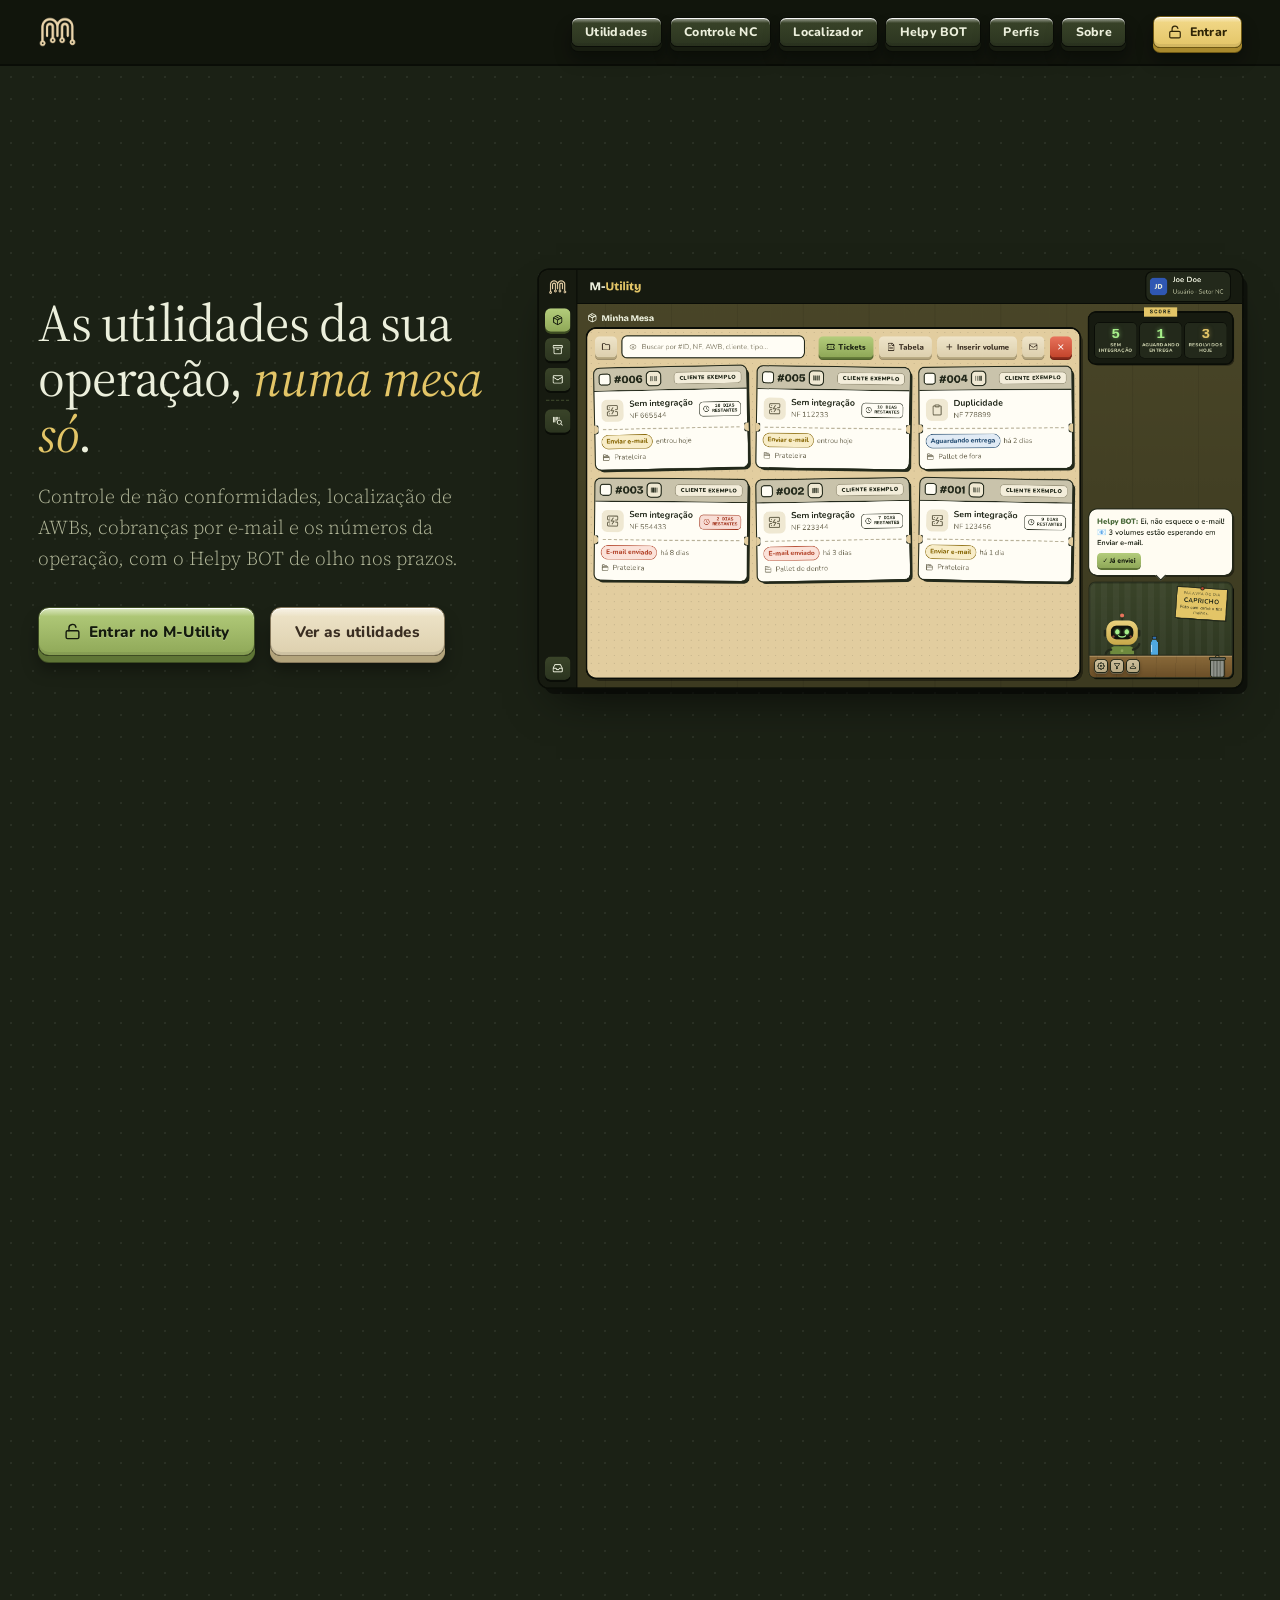
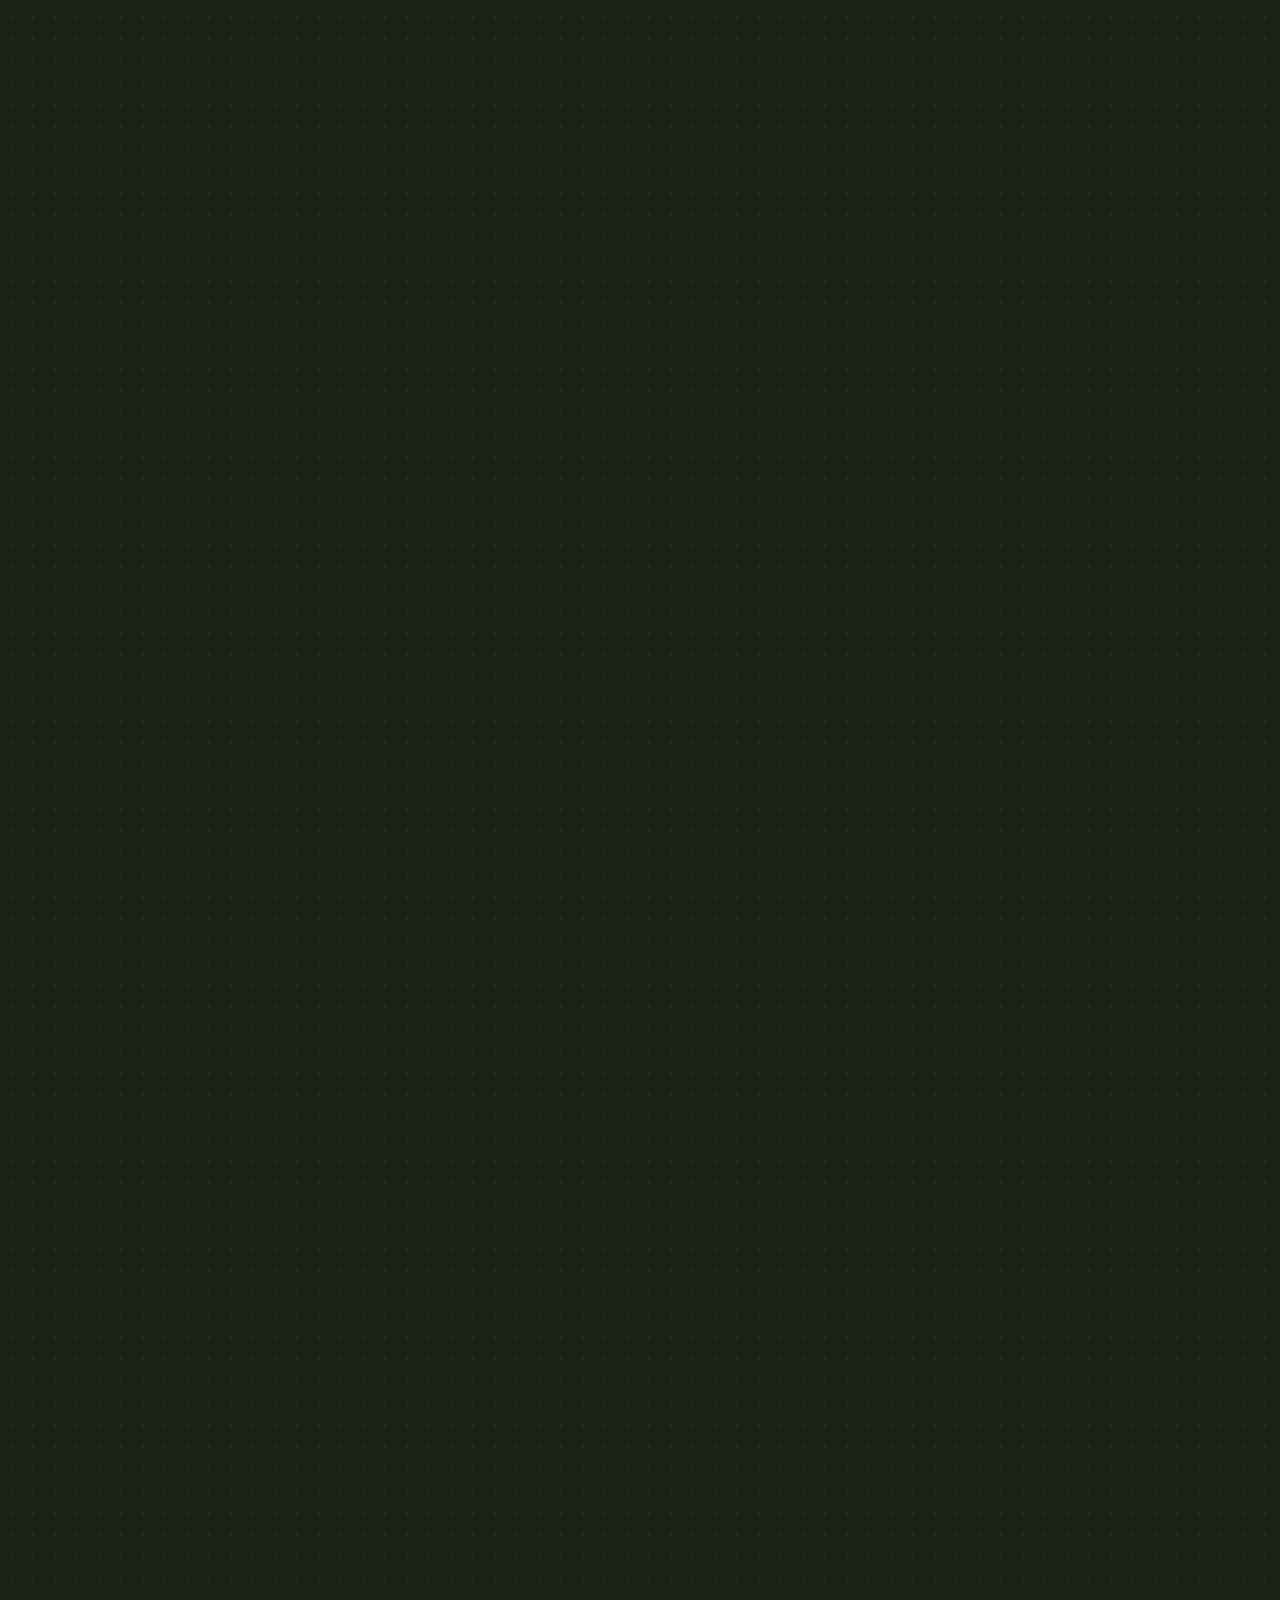
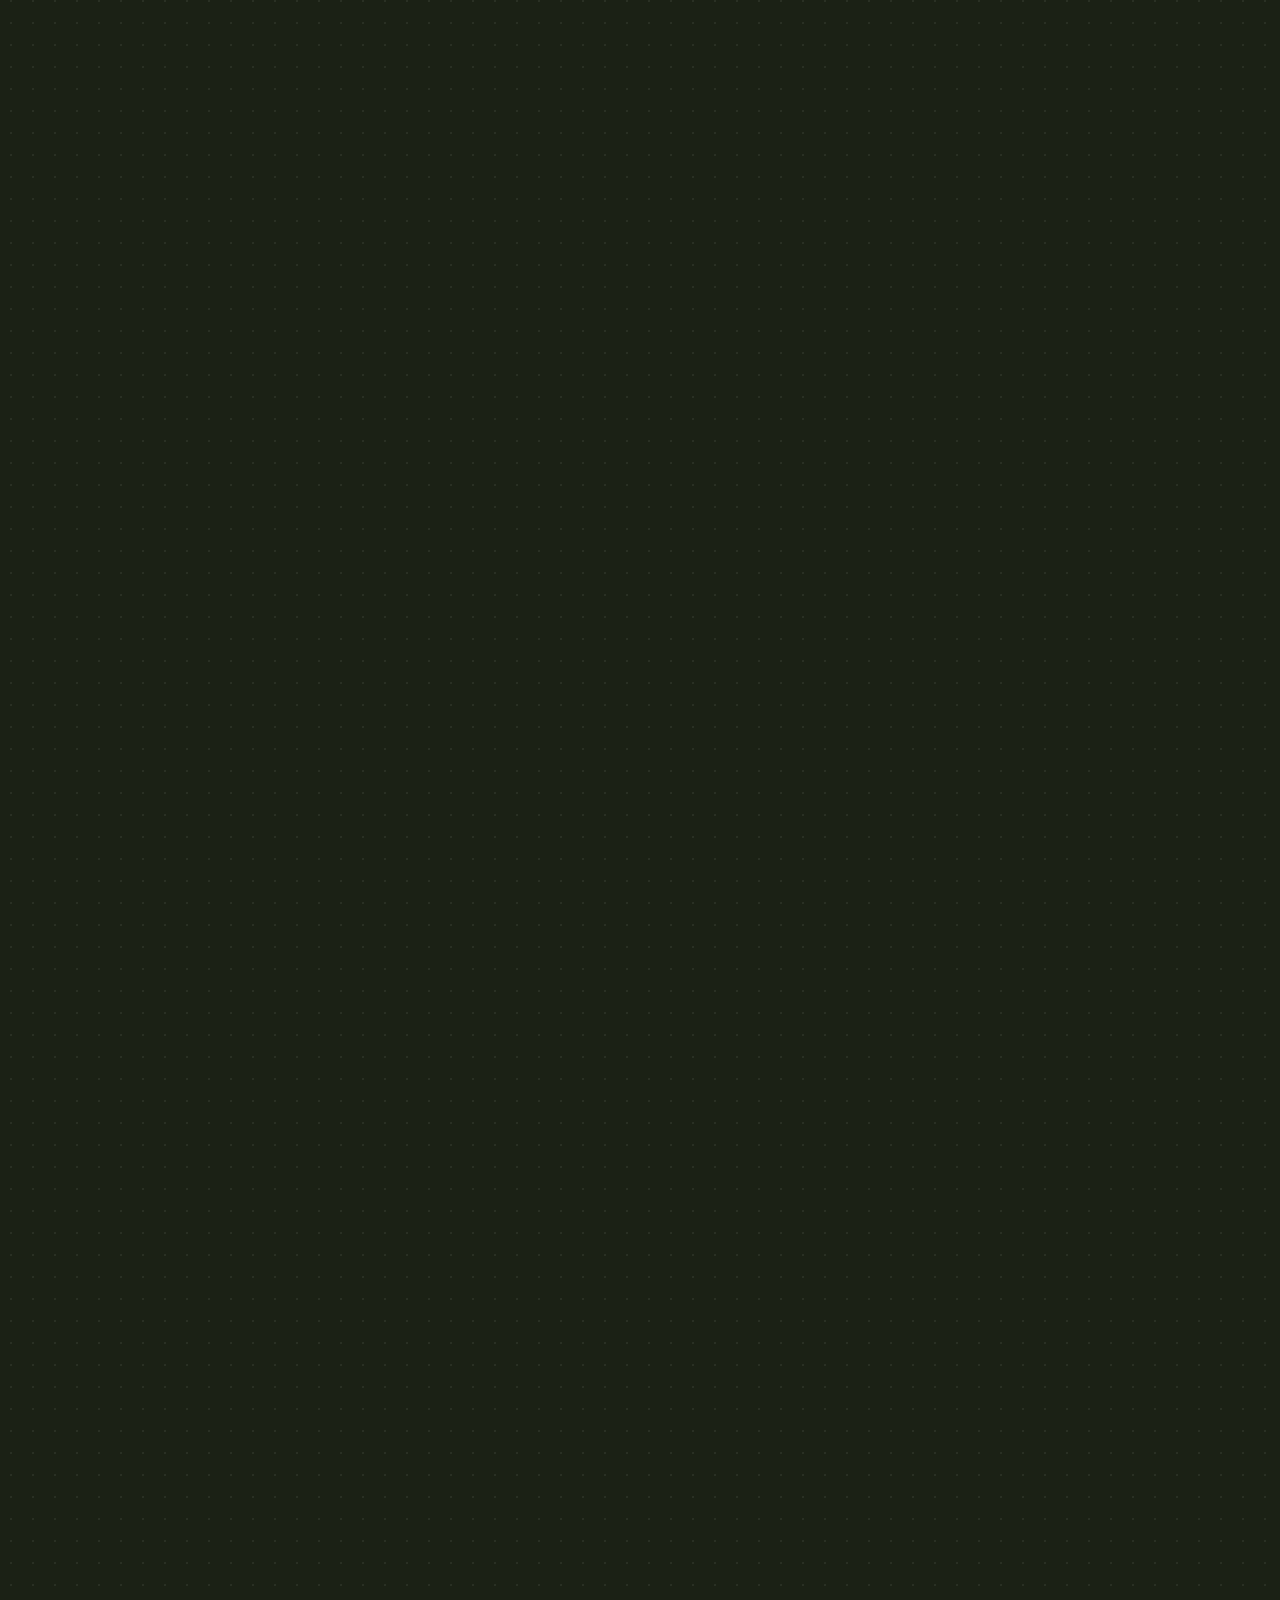
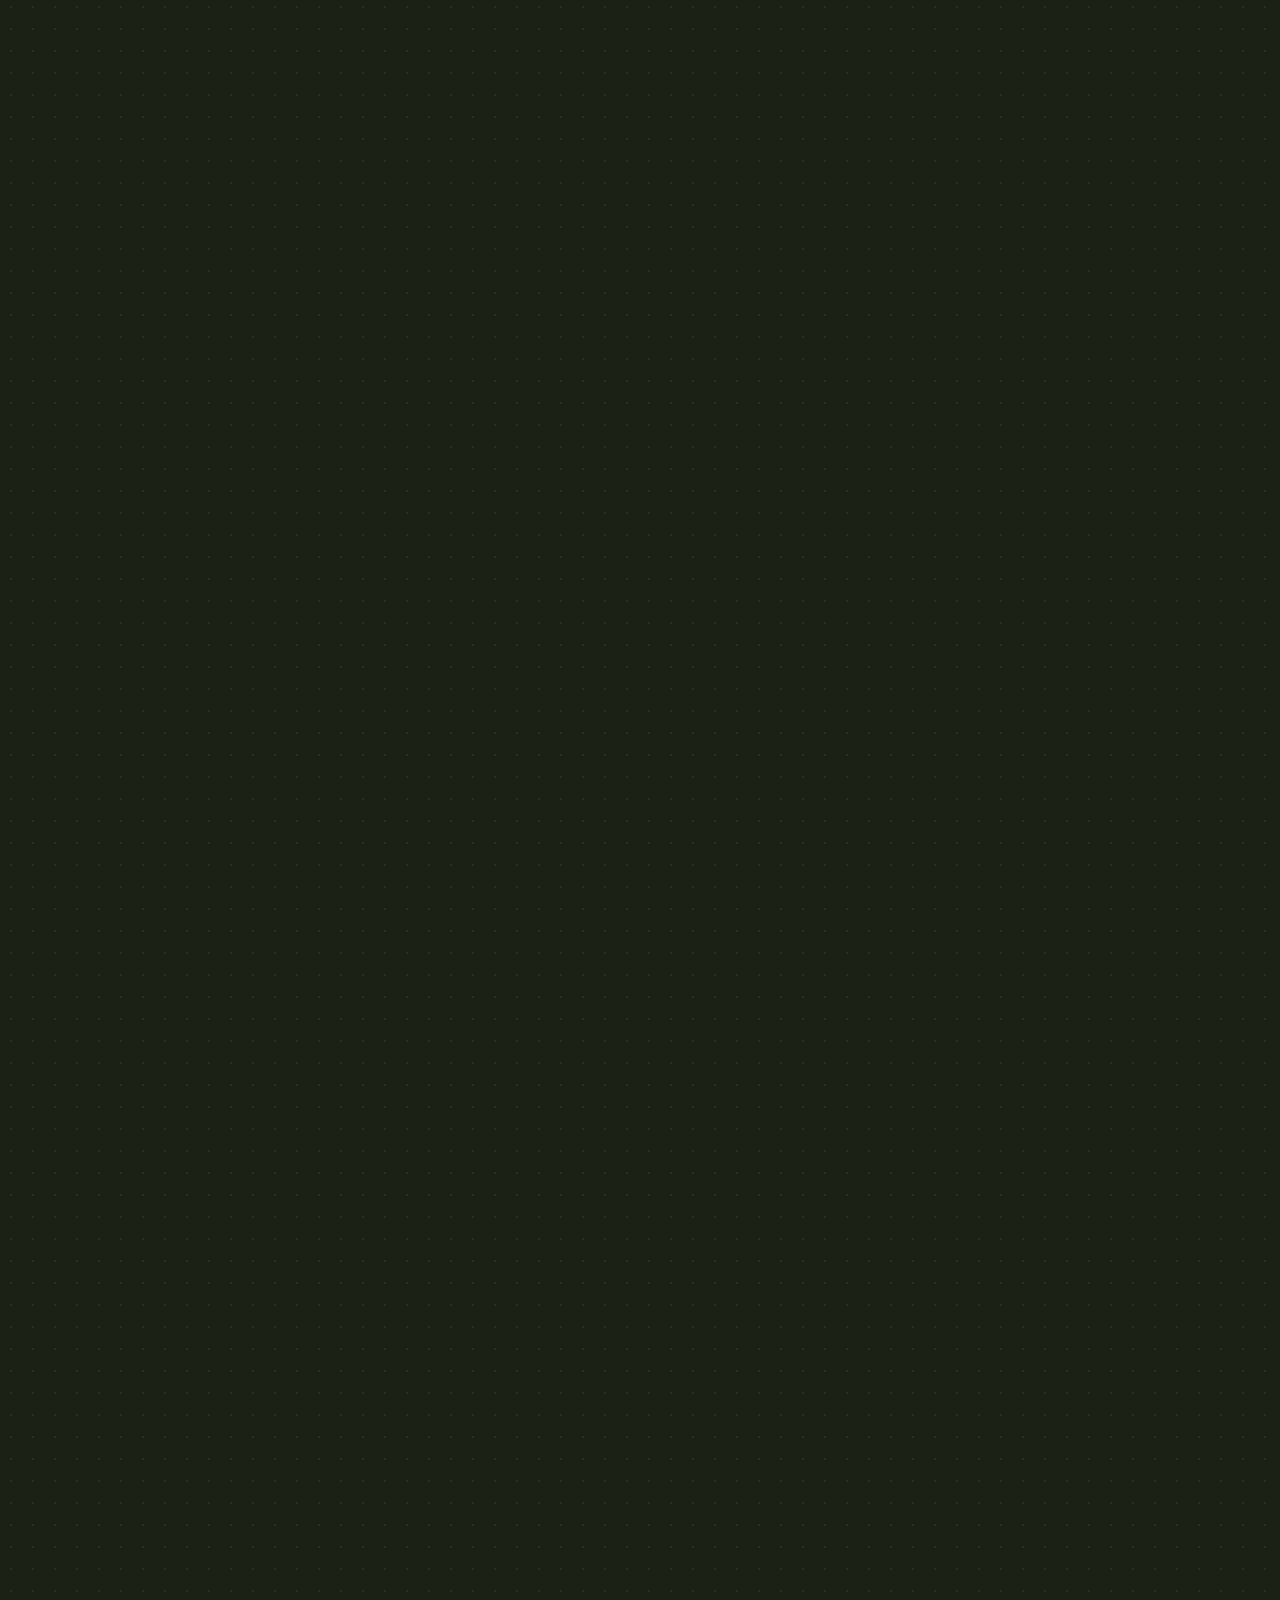
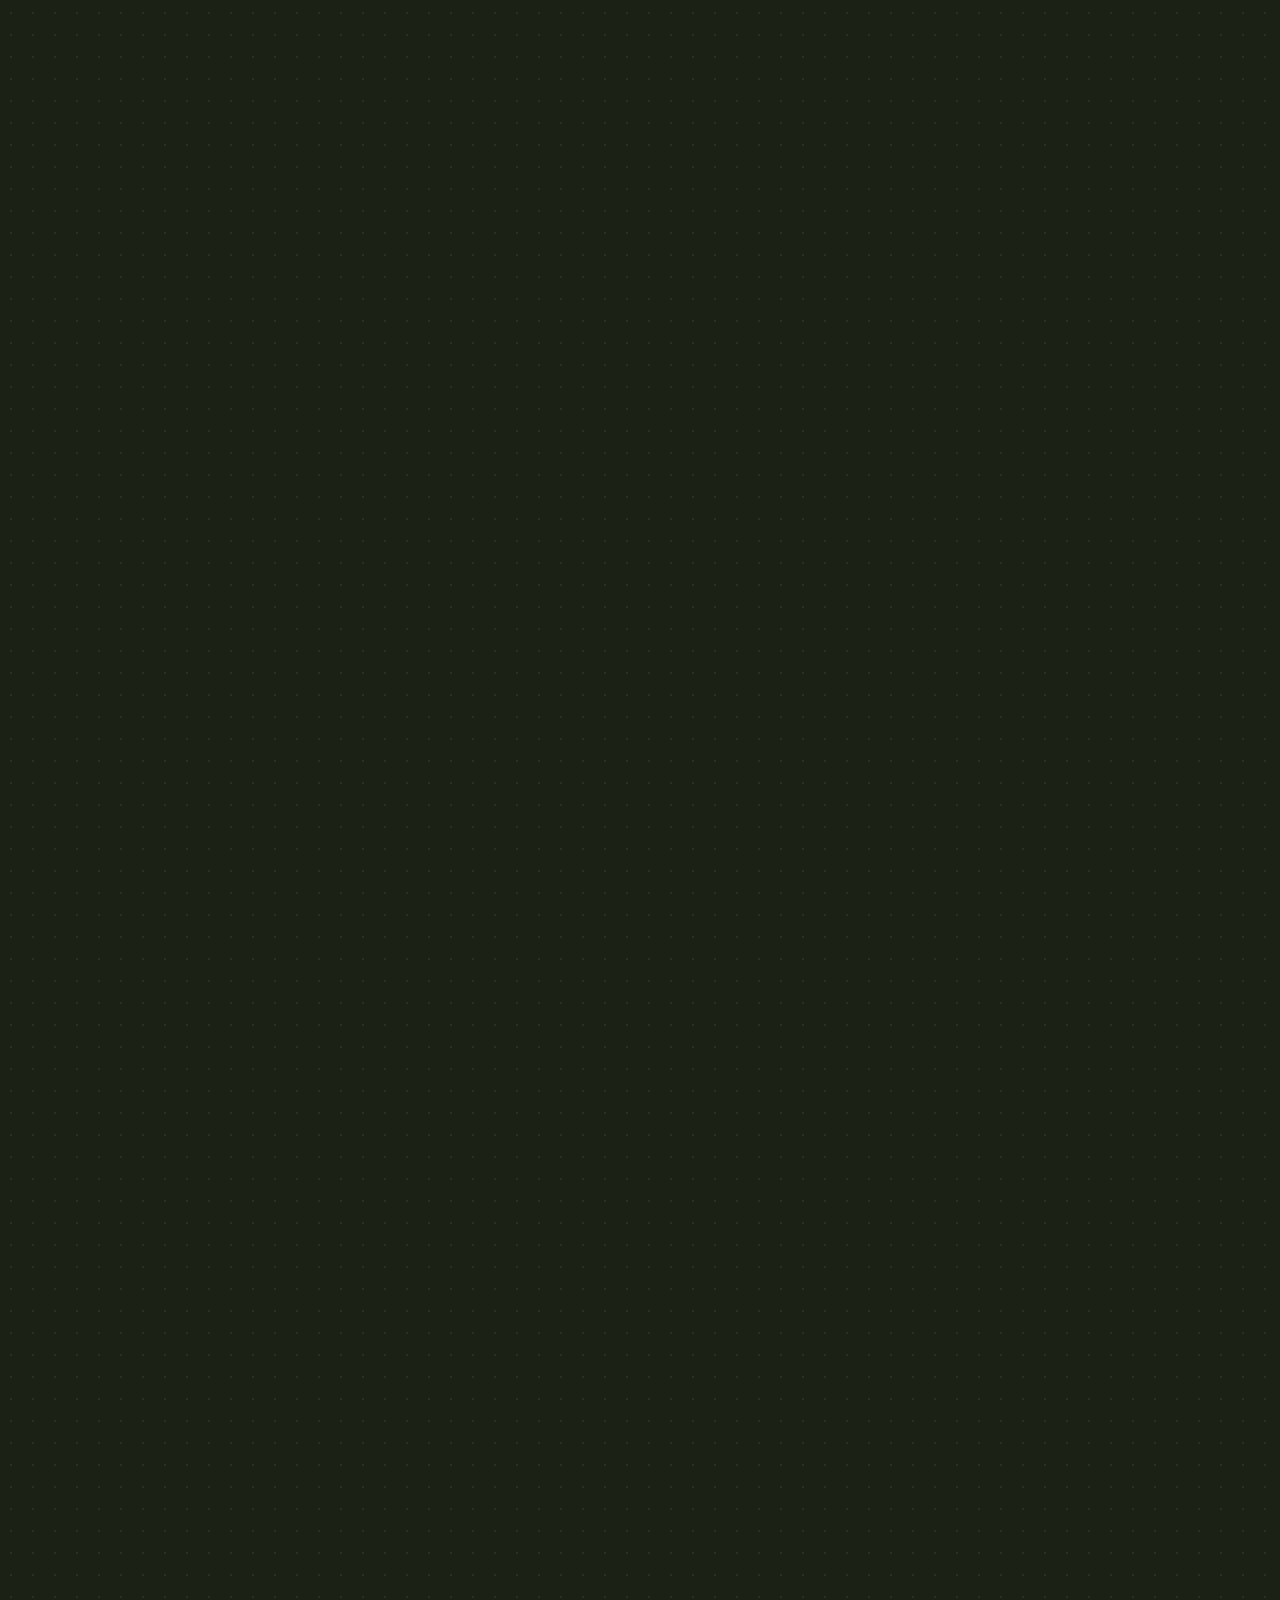
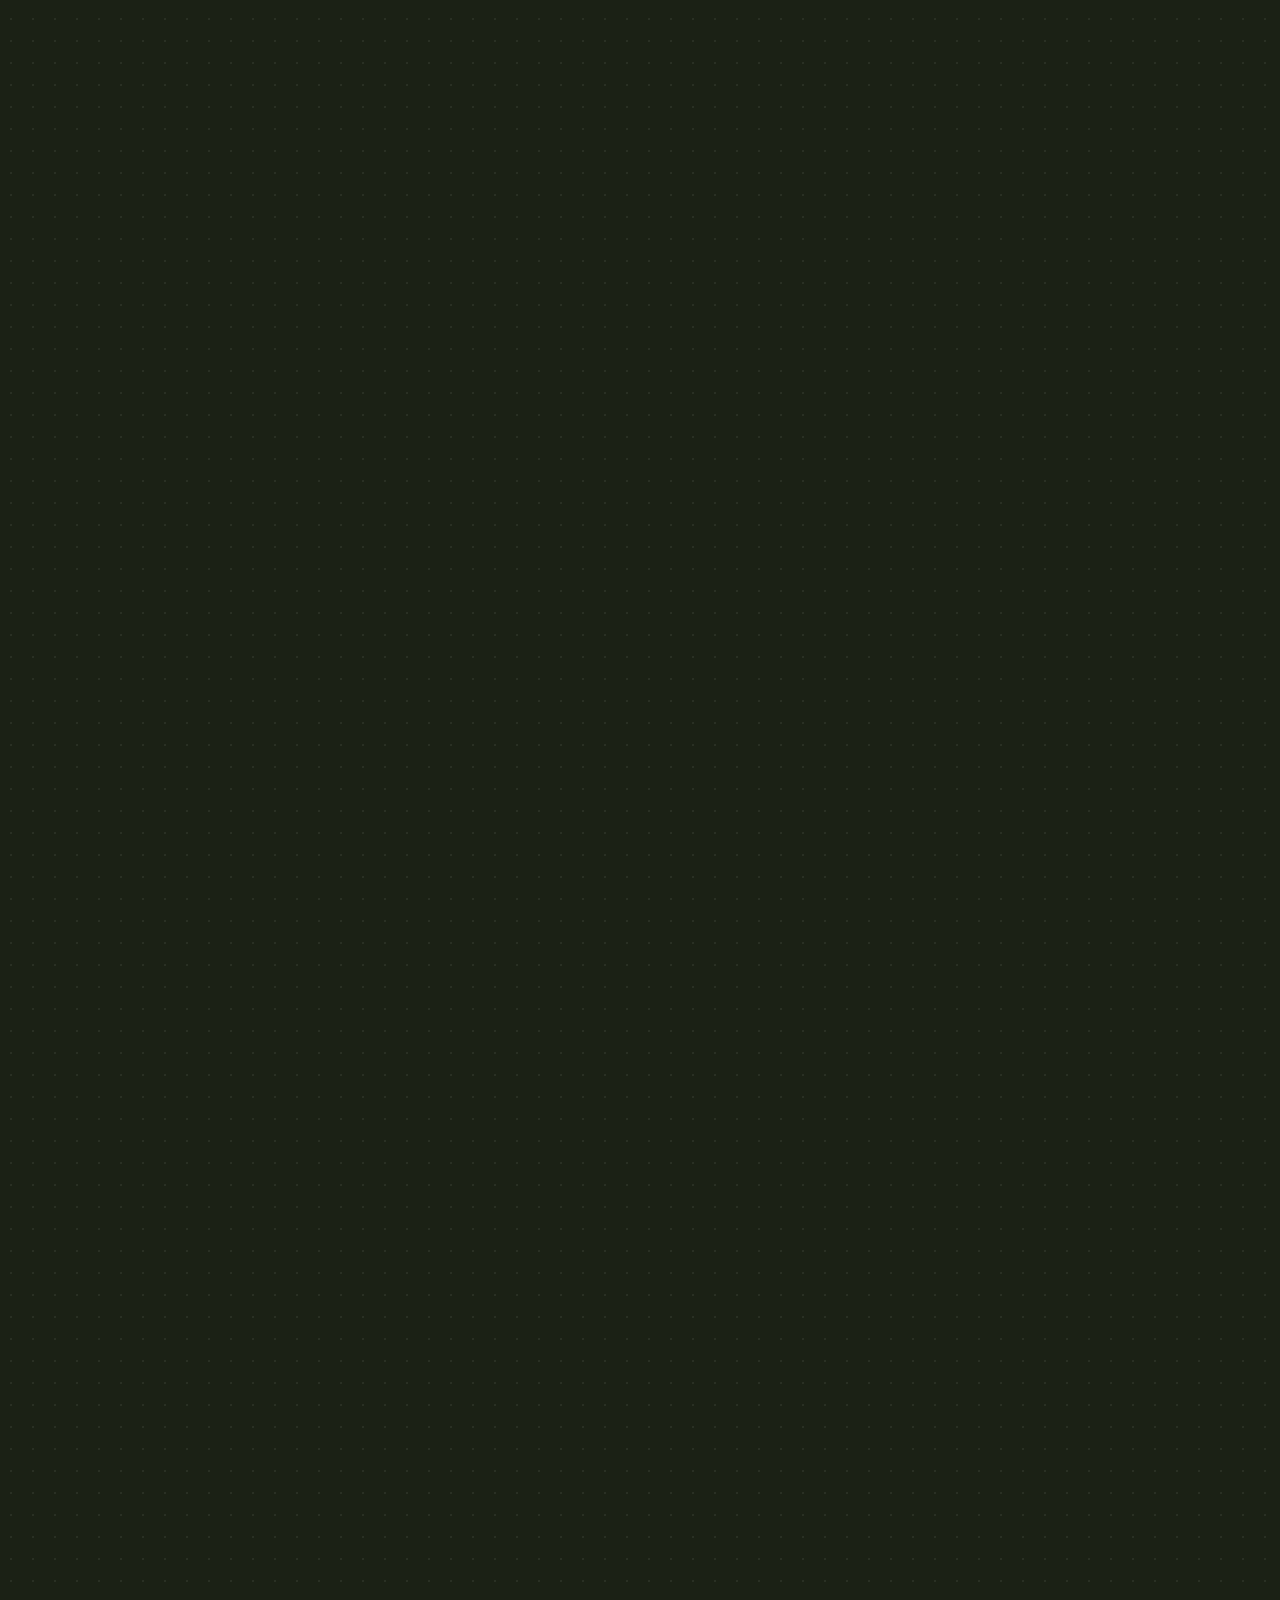
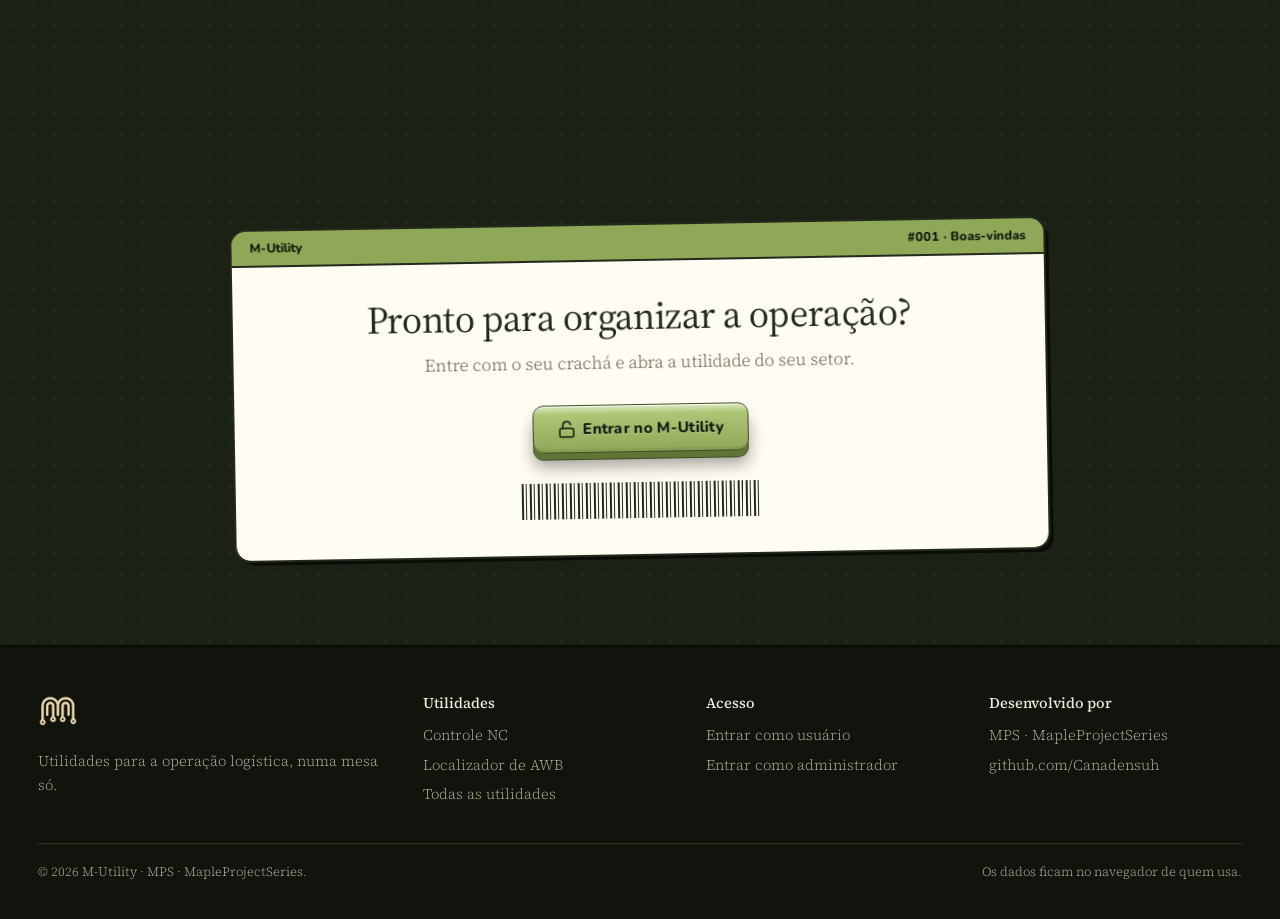
<file: index.html>
<!DOCTYPE html>
<html lang="pt-BR">
<head>
  <meta charset="UTF-8" />
  <title>M-Utility</title>
  <!-- O site fica em frontend/. Quem abre a raiz (GitHub Pages pelo branch) vai direto para lá. -->
  <meta http-equiv="refresh" content="0; url=frontend/index.html" />
  <link rel="canonical" href="frontend/index.html" />
  <script>location.replace('frontend/index.html' + location.hash);</script>
</head>
<body>
  <p><a href="frontend/index.html">Abrir o M-Utility</a></p>
</body>
</html>
</file>
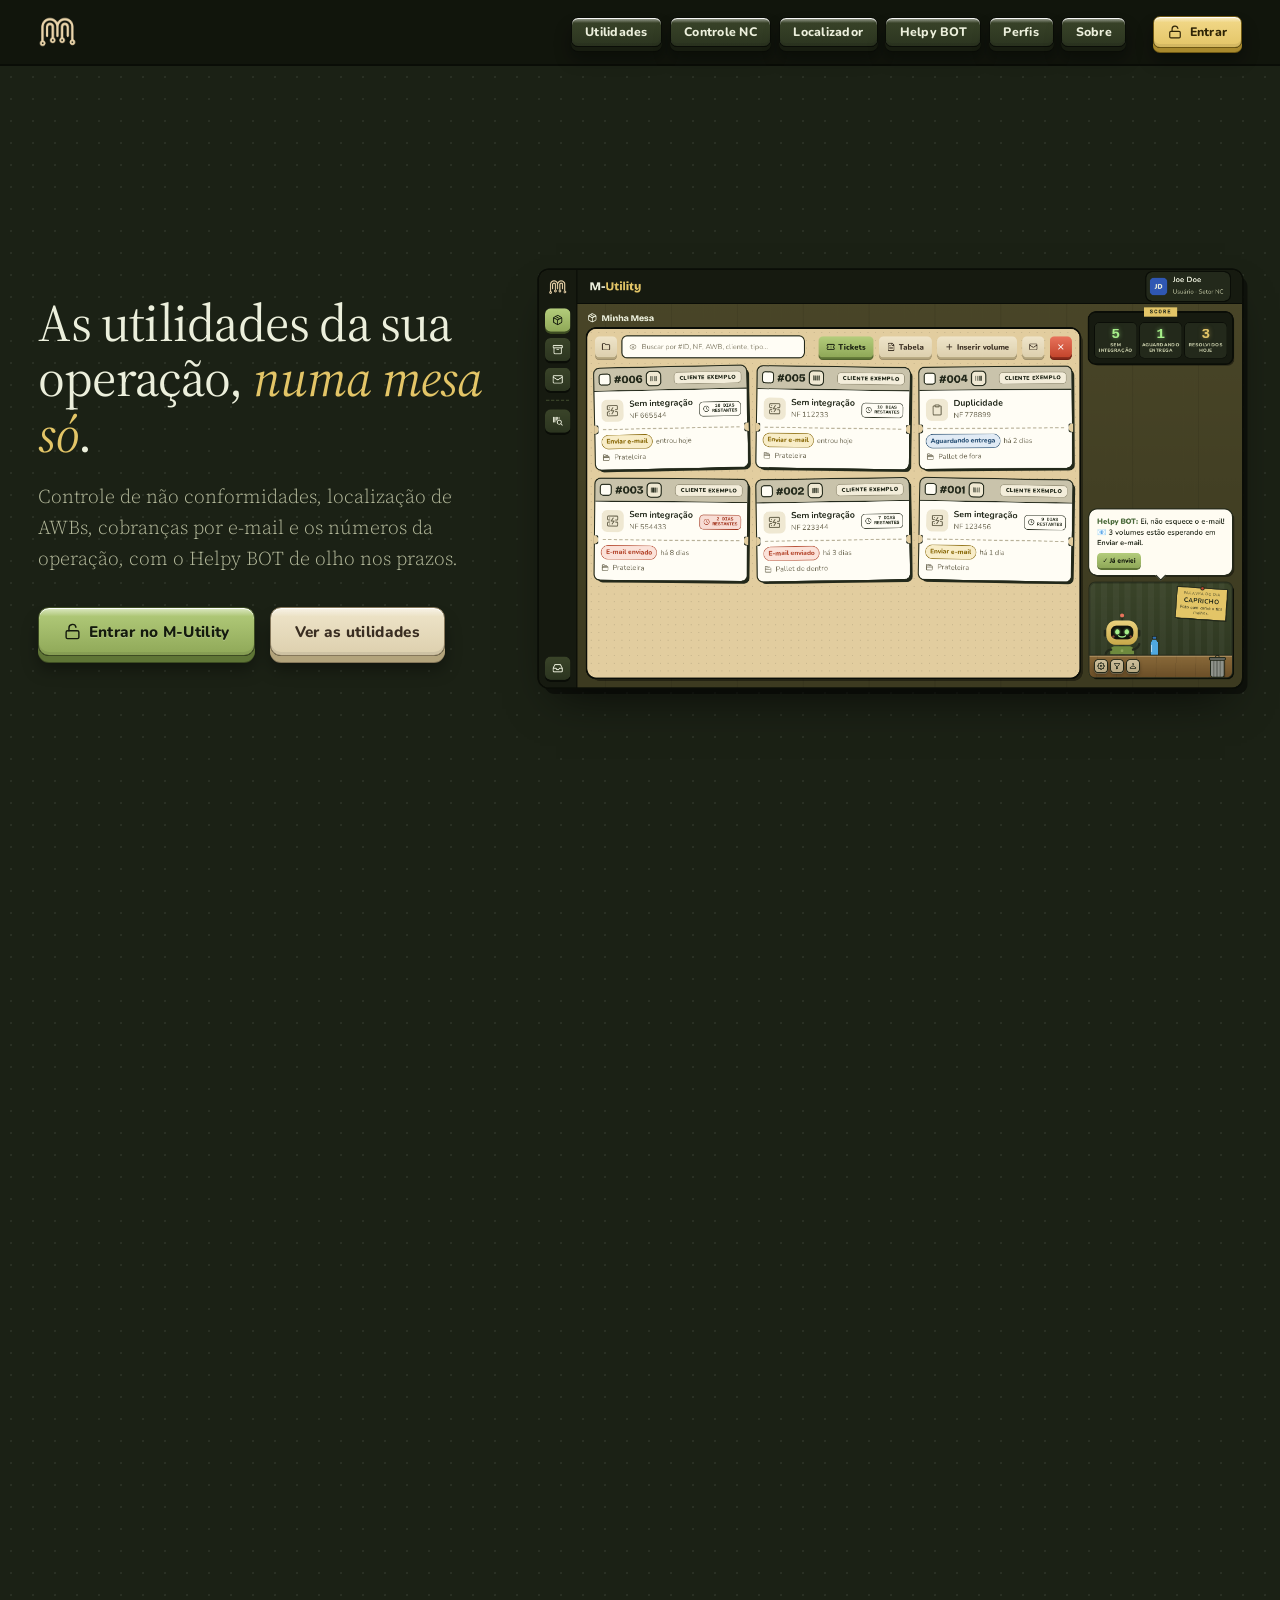
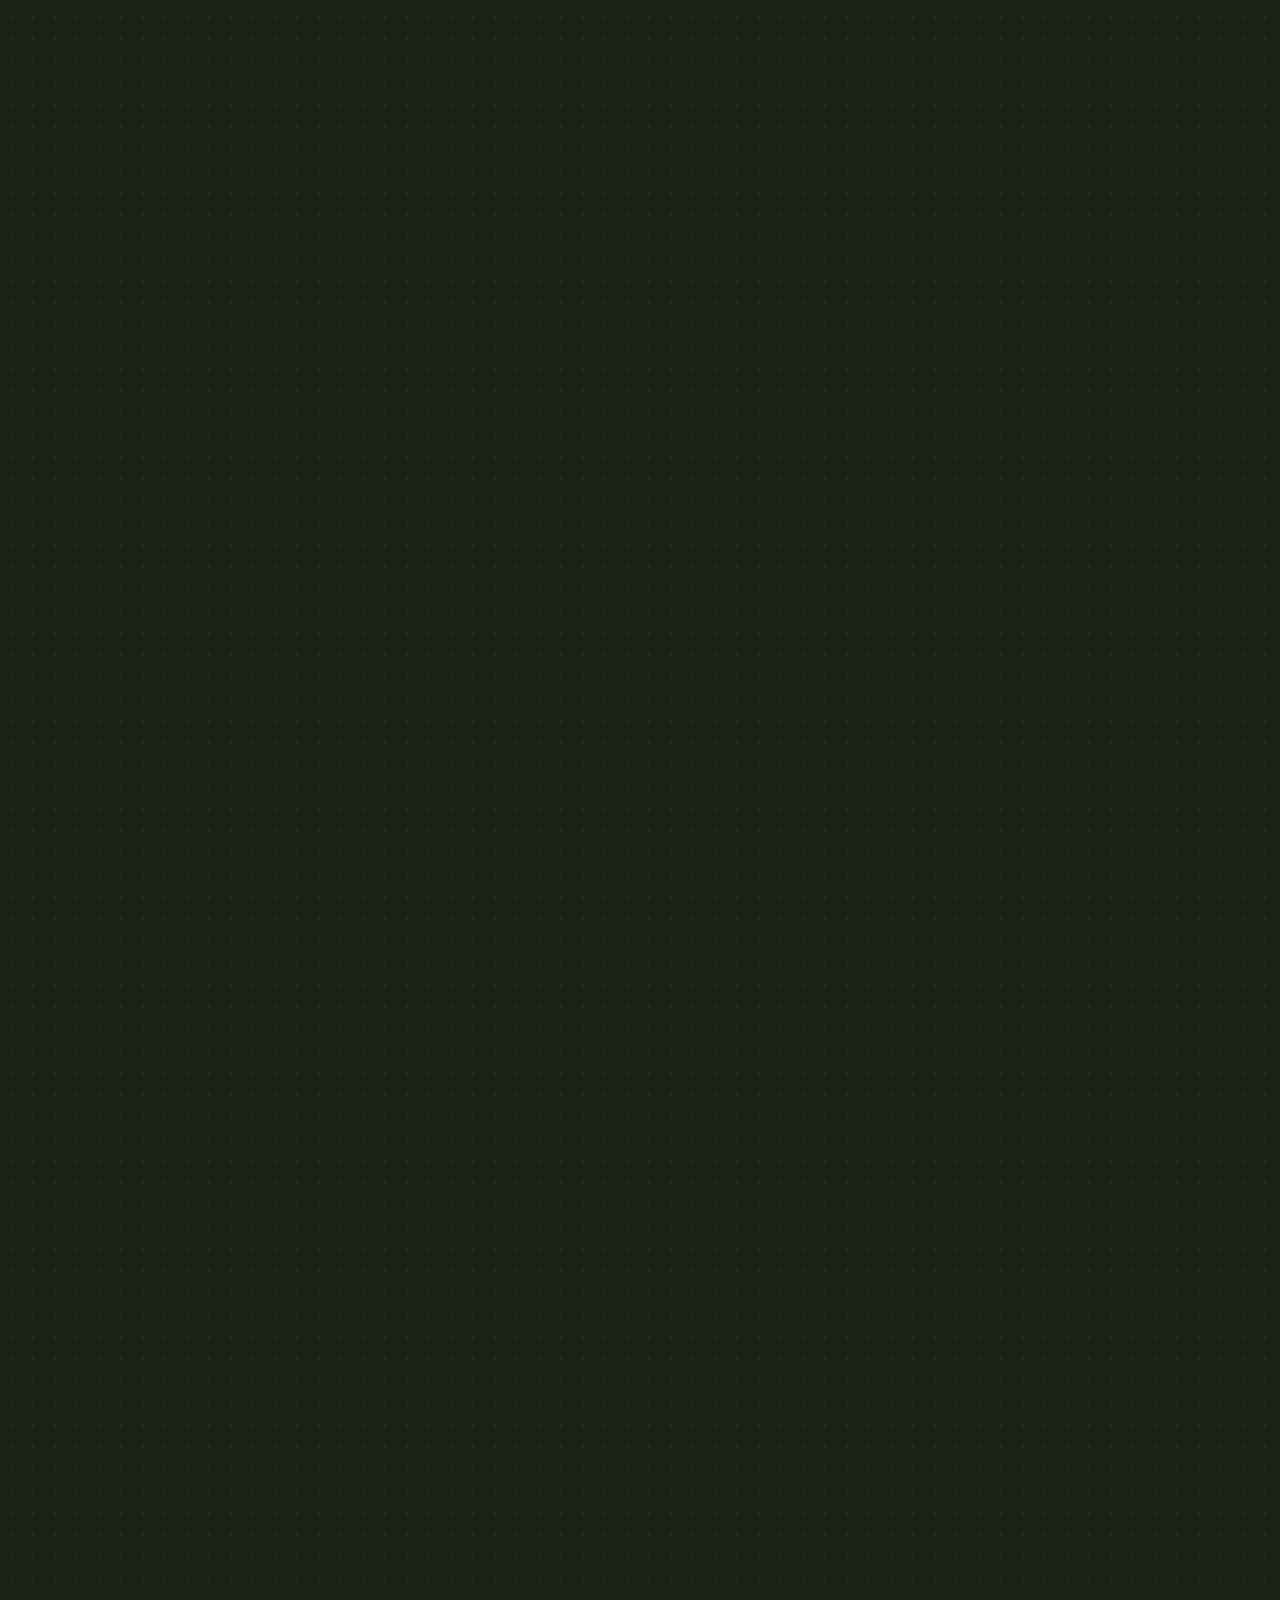
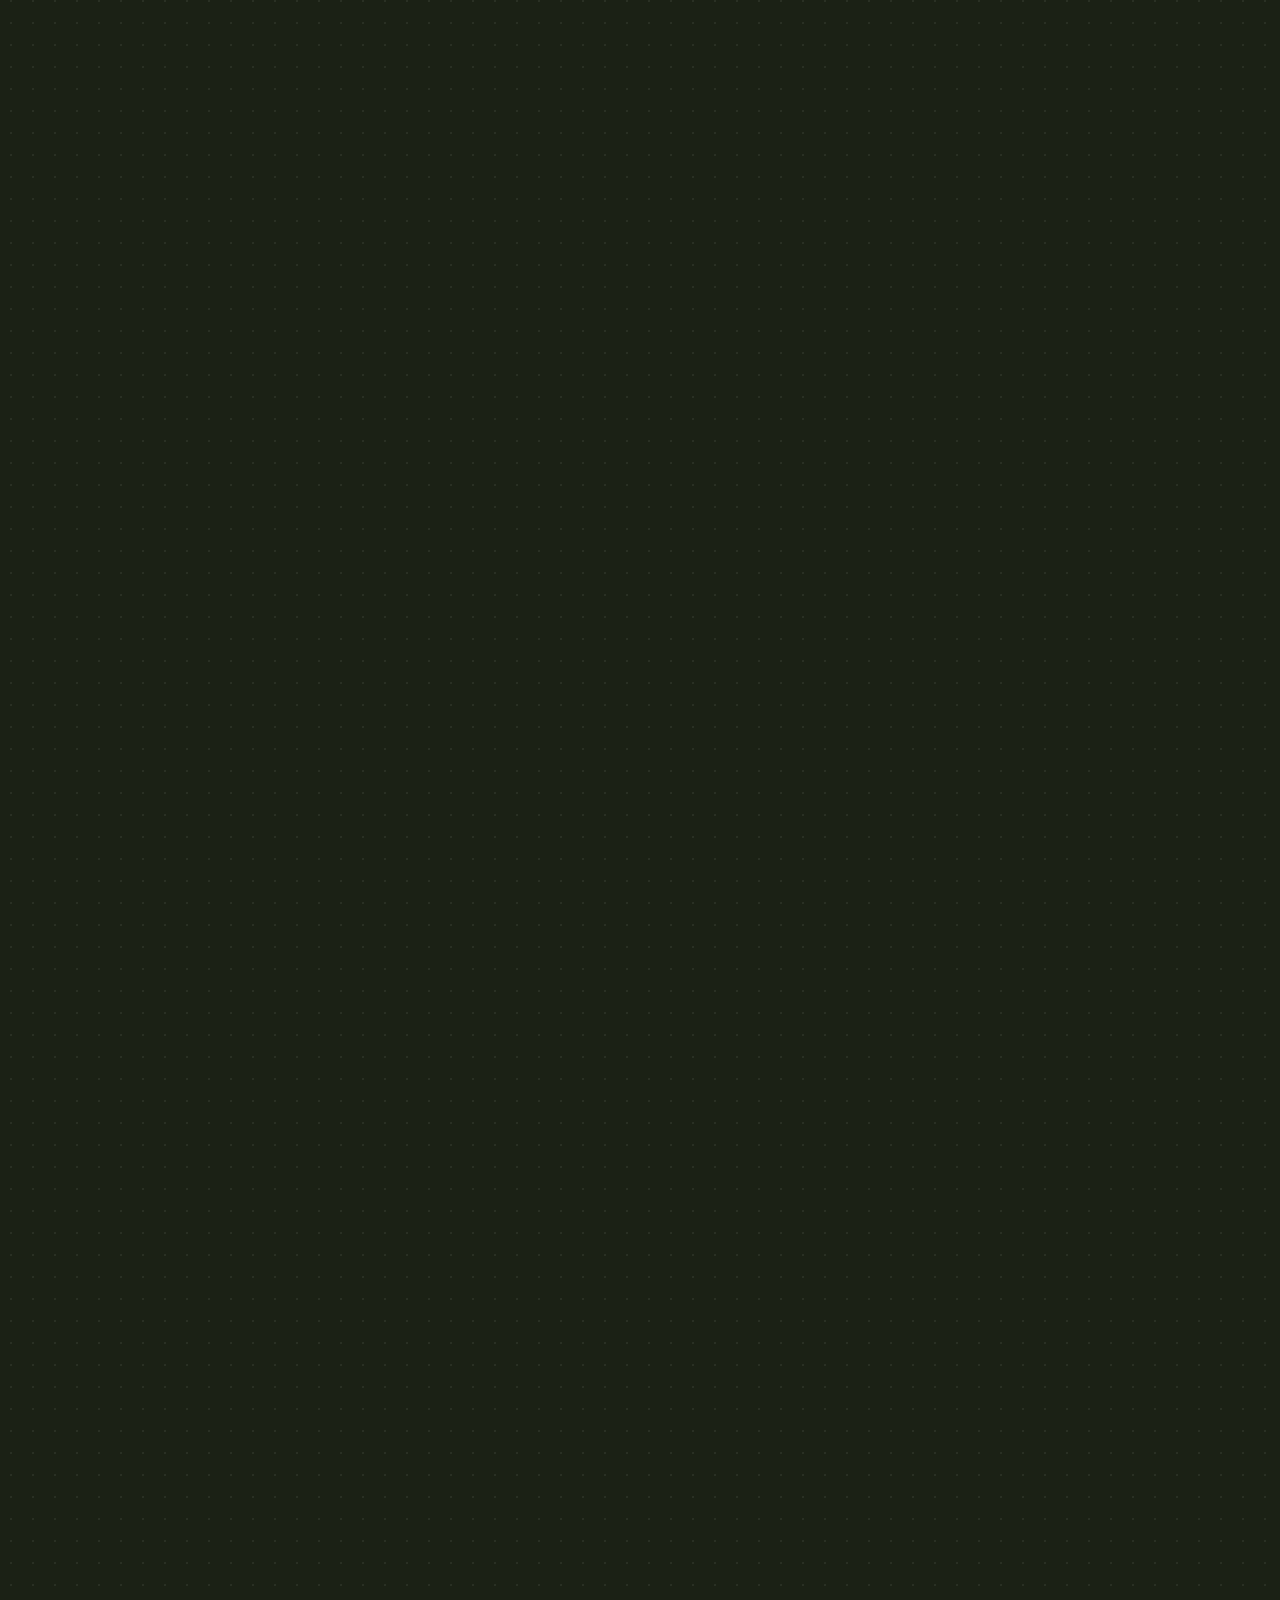
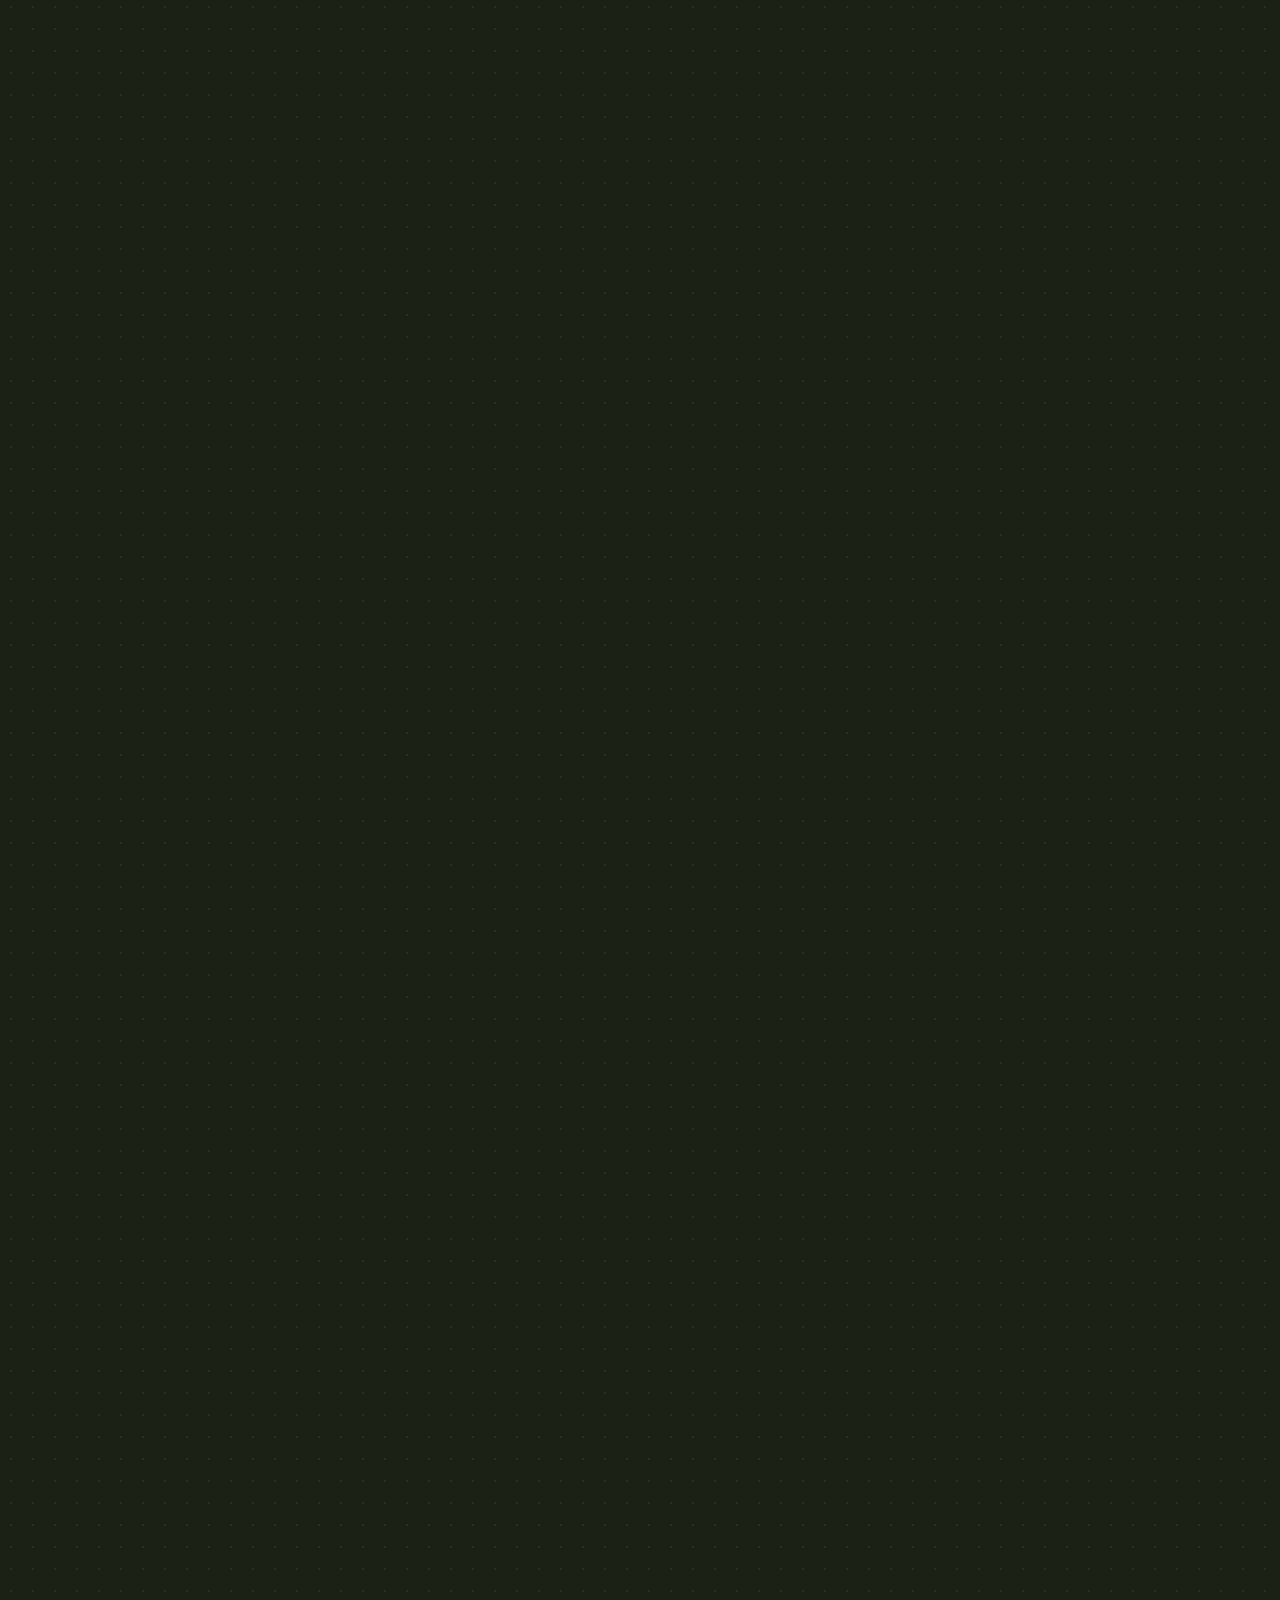
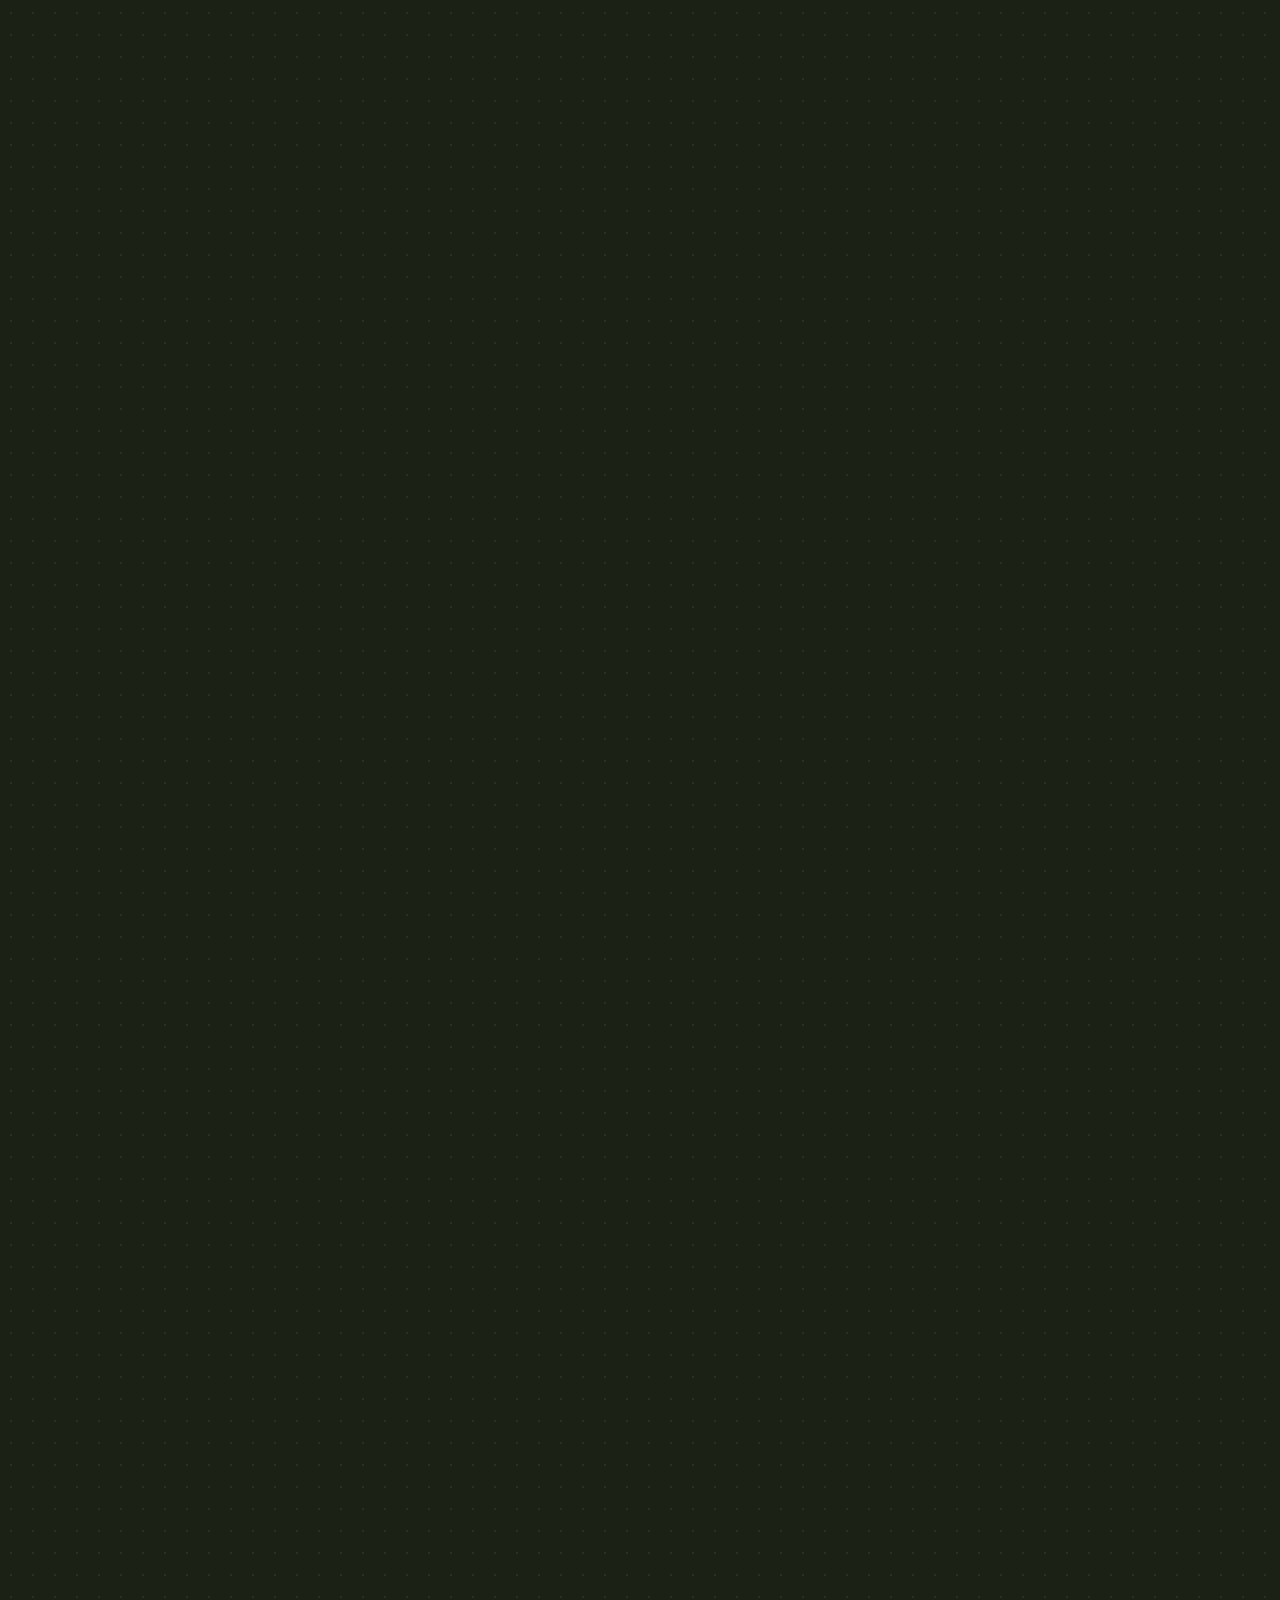
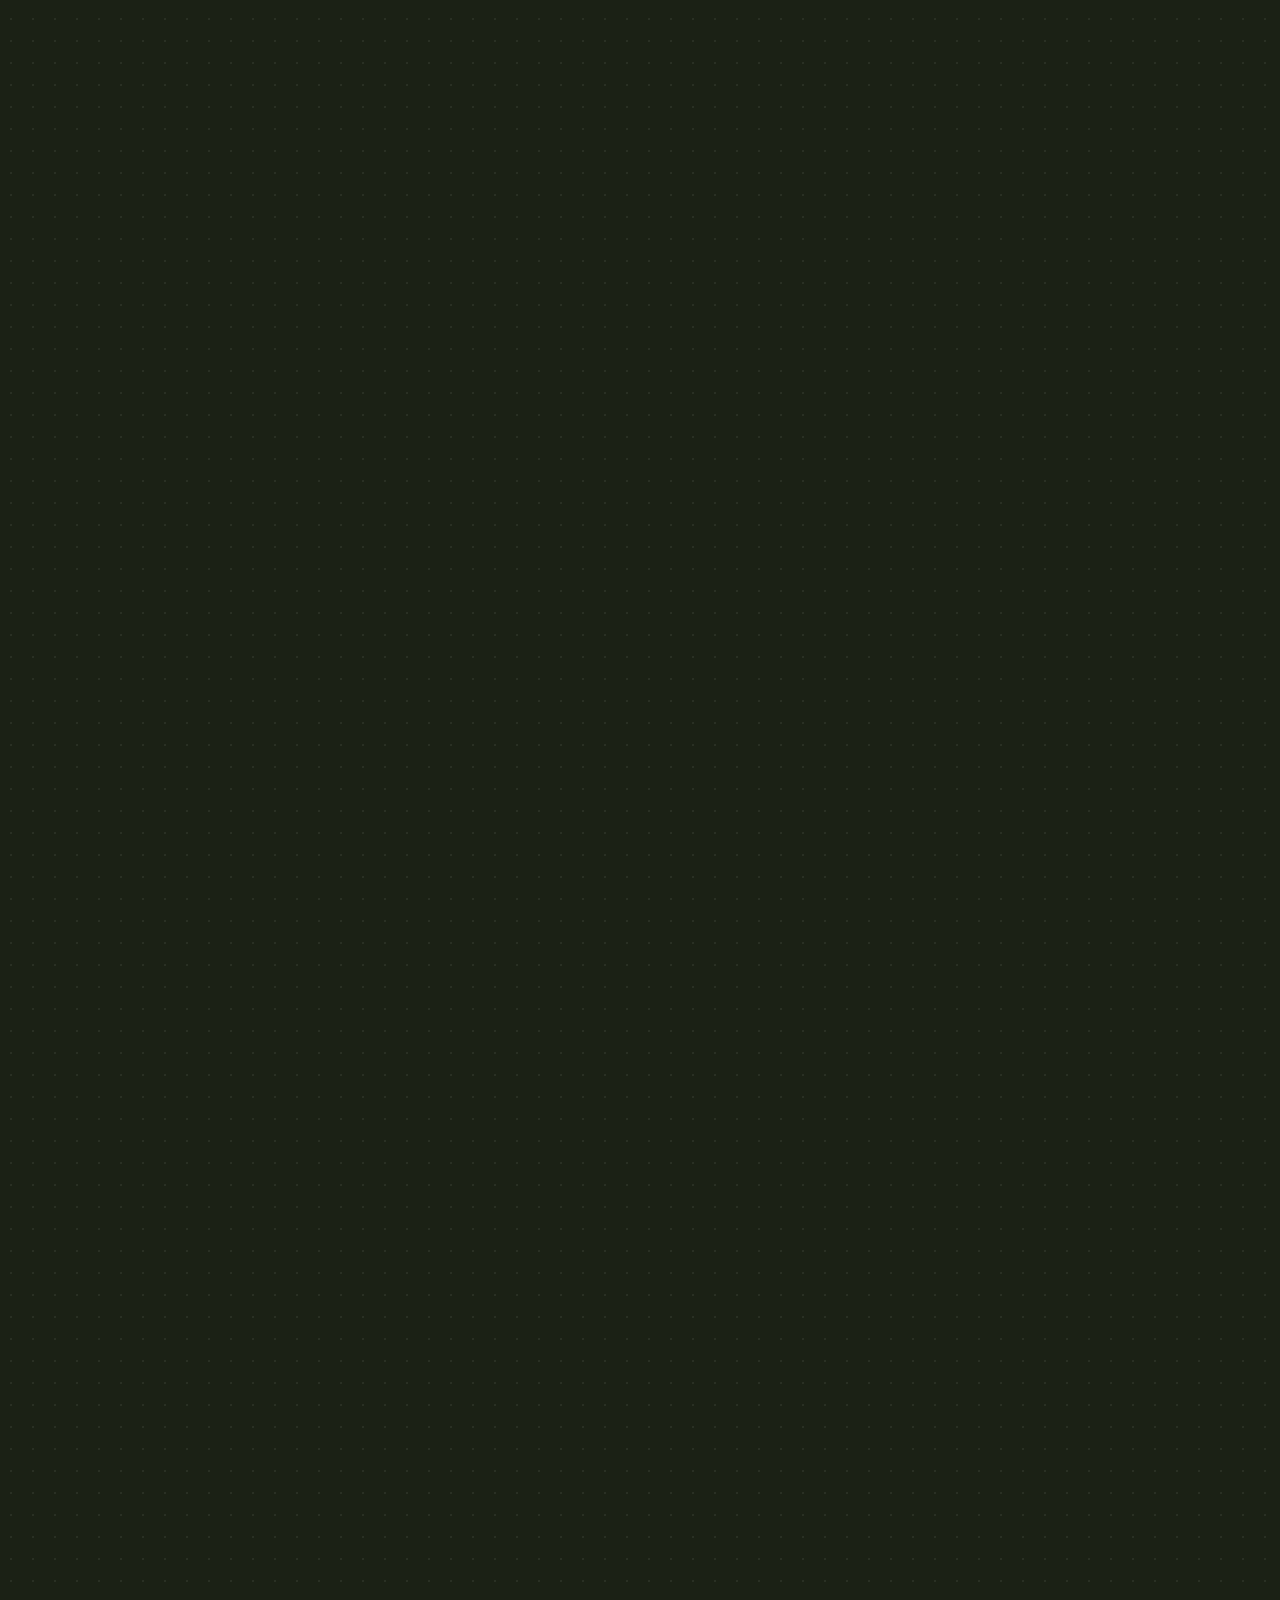
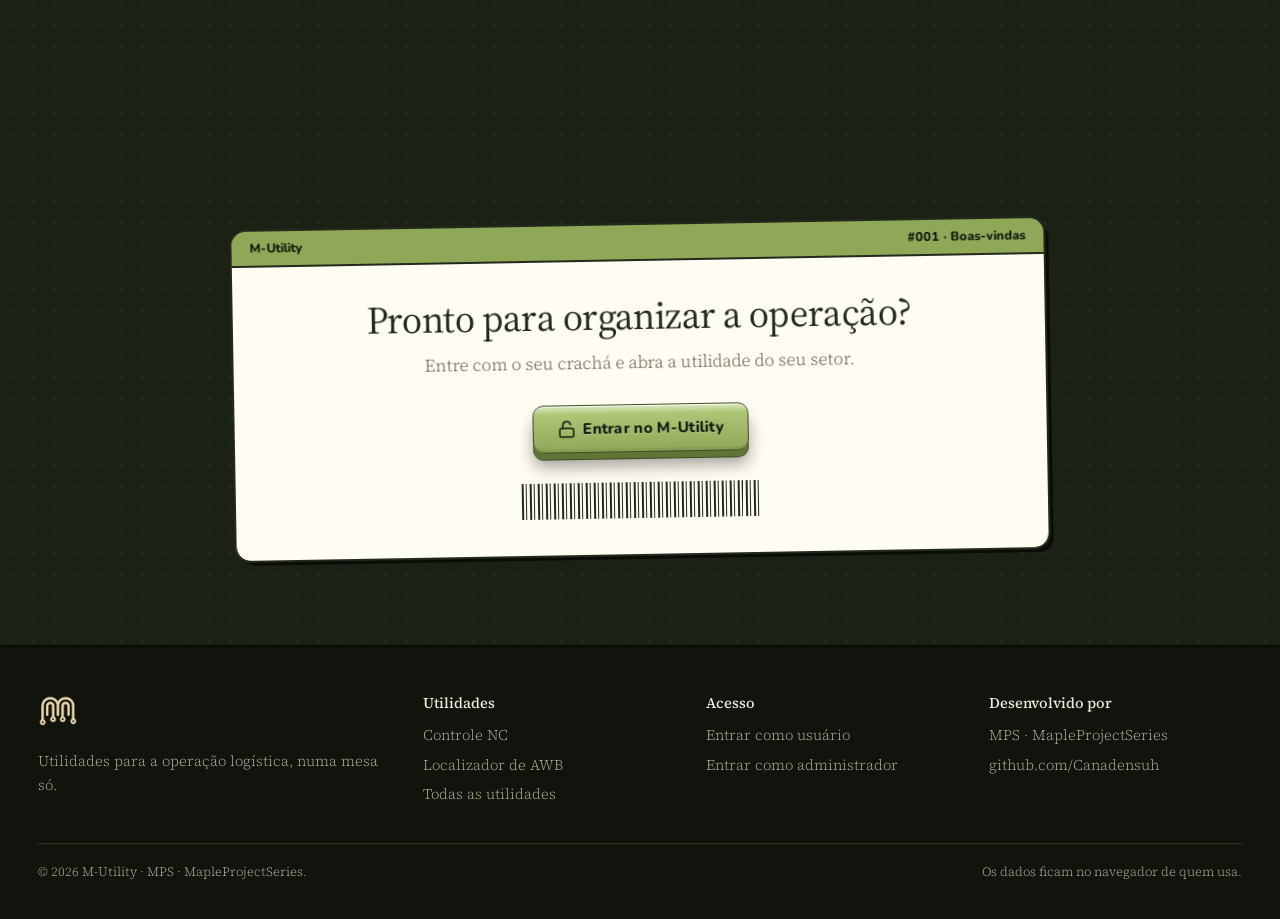
<file: frontend/index.html>
<!DOCTYPE html>
<html lang="pt-BR">
<head>
  <meta charset="UTF-8" />
  <meta name="viewport" content="width=device-width, initial-scale=1.0" />
  <title>M-Utility — Utilidades para a operação logística</title>
  <meta name="description" content="M-Utility: as ferramentas do dia a dia da operação logística numa mesa só. Controle NC, Localizador de AWB, e-mails, histórico e estatísticas, com o Helpy BOT ajudando em cada passo." />
  <link rel="icon" type="image/png" href="assets/logo.png" />
  <link rel="preconnect" href="https://fonts.googleapis.com" />
  <link rel="preconnect" href="https://fonts.gstatic.com" crossorigin />
  <link rel="stylesheet" href="https://fonts.googleapis.com/css2?family=Bricolage+Grotesque:opsz,wght@12..96,700;12..96,800&family=Nunito:wght@600;700;800;900&family=Source+Serif+4:ital,opsz,wght@0,8..60,300;0,8..60,400;0,8..60,500;1,8..60,300;1,8..60,400&display=swap" />
  <link rel="stylesheet" href="css/simbolos.css" />
  <link rel="stylesheet" href="css/nc.css" />
  <link rel="stylesheet" href="css/helpy.css" />
  <link rel="stylesheet" href="css/teclas.css" />
  <link rel="stylesheet" href="css/cracha.css" />
  <link rel="stylesheet" href="css/vitrine.css" />
  <!-- Liga as animações antes do primeiro desenho (evita "piscar"); quem pede menos movimento fica sem elas -->
  <script>if (!matchMedia("(prefers-reduced-motion: reduce)").matches) document.documentElement.classList.add("anima");</script>
</head>
<body>

  <header class="topo">
    <a href="#inicio" class="marca" aria-label="M-Utility — início"><img src="assets/logo.png" alt="M-Utility" /></a>
    <nav class="topo-nav" aria-label="Navegação principal">
      <a href="#utilidades" class="key key--sm key--escura" data-nav="utilidades">Utilidades</a>
      <a href="#controle-nc" class="key key--sm key--escura" data-nav="controle-nc">Controle NC</a>
      <a href="#localizador" class="key key--sm key--escura" data-nav="localizador">Localizador</a>
      <a href="#helpy" class="key key--sm key--escura" data-nav="helpy">Helpy BOT</a>
      <a href="#perfis" class="key key--sm key--escura" data-nav="perfis">Perfis</a>
      <a href="#sobre" class="key key--sm key--escura" data-nav="sobre">Sobre</a>
    </nav>
    <div class="topo-acoes">
      <a href="login.html" class="key key--sm key--mostarda"><i class="ic ic-cadeado-aberto" aria-hidden="true"></i> Entrar</a>
    </div>
  </header>

  <main>
    <!-- O "deck": as telas ficam lado a lado e a rodinha do mouse leva para a
         DIREITA, como slides (js/landing.js). No celular, uma embaixo da outra. -->
    <div class="lp-deck" data-deck>
      <div class="lp-deck-vista">
        <div class="lp-deck-trilho">

          <!-- ===== 1. Início ===== -->
          <section id="inicio" class="lp-tela" data-tela="inicio" aria-label="Início">
            <div class="lp-conteudo hero">
              <div>
                <h1>As utilidades da sua operação, <em>numa mesa só</em>.</h1>
                <p class="sub">Controle de não conformidades, localização de AWBs, cobranças por e-mail e os números da operação, com o Helpy BOT de olho nos prazos.</p>
                <div class="acoes">
                  <a href="login.html" class="key key--lg key--accent"><i class="ic ic-cadeado-aberto" aria-hidden="true"></i> Entrar no M-Utility</a>
                  <a href="#utilidades" class="key key--lg">Ver as utilidades</a>
                </div>
              </div>

              <!-- Réplica da Minha Mesa do Controle NC -->
              <div class="inclina">
                <div class="escala inclina-alvo" data-escala="1280 760" data-alto=".78">
                  <div class="escala-dentro">
                    <div class="app" aria-hidden="true">
                      <nav class="app-trilho">
                        <img src="assets/logo.png" alt="" />
                        <span class="ativo"><i class="ic ic-pacote"></i></span>
                        <span><i class="ic ic-arquivo"></i></span>
                        <span><i class="ic ic-envelope"></i></span>
                        <hr />
                        <span><i class="ic ic-localizador"></i></span>
                        <span class="sair"><i class="ic ic-entrada"></i></span>
                      </nav>
                      <header class="app-topo">
                        <b>M-<i>Utility</i></b>
                        <div class="app-usuario"><span class="av">JD</span><div><strong>Joe Doe</strong><small>Usuário · Setor NC</small></div></div>
                      </header>
                      <div class="app-corpo">
                        <section class="app-mesa">
                          <div class="app-mesa-titulo"><i class="ic ic-pacote"></i> Minha Mesa</div>
                          <div class="app-tampo">
                            <div class="app-ferramentas">
                              <span class="mini-key quadrado"><i class="ic ic-pasta"></i></span>
                              <span class="busca"><i class="ic ic-olho"></i> Buscar por #ID, NF, AWB, cliente, tipo…</span>
                              <span class="espaco"></span>
                              <span class="mini-key verde"><i class="ic ic-ticket"></i> Tickets</span>
                              <span class="mini-key"><i class="ic ic-documento"></i> Tabela</span>
                              <span class="mini-key"><i class="ic ic-mais"></i> Inserir volume</span>
                              <span class="mini-key quadrado"><i class="ic ic-envelope"></i></span>
                              <span class="mini-key quadrado vermelha"><i class="ic ic-x"></i></span>
                            </div>
                            <div class="app-tickets" data-mesa-tickets></div>
                          </div>
                        </section>
                        <aside class="app-lado">
                          <div class="app-score">
                            <div><b>5</b><small>Sem integração</small></div>
                            <div><b>1</b><small>Aguardando entrega</small></div>
                            <div><b class="amarelo">3</b><small>Resolvidos hoje</small></div>
                          </div>
                          <div class="balao-app"><b class="nome">Helpy BOT:</b> Ei, não esquece o e-mail! 📧 3 volumes estão esperando em <b>Enviar e-mail</b>.<br /><span class="chamada">✓ Já enviei</span></div>
                          <div class="escala" data-escala="340 226"><div class="escala-dentro" data-salinha="acenando"></div></div>
                        </aside>
                      </div>
                    </div>
                  </div>
                </div>
              </div>
            </div>
          </section>

          <!-- ===== 2. Utilidades, cada uma num ticket ===== -->
          <section id="utilidades" class="lp-tela" data-tela="utilidades" aria-labelledby="tituloUtil">
            <div class="lp-conteudo">
              <div class="cabeca centro">
                <h2 id="tituloUtil" class="titulo">Uma utilidade para cada <em>parte da operação</em></h2>
                <p class="sub">O setor de NC foi o primeiro a ganhar a sua mesa. As próximas ferramentas entram no mesmo lugar, com o mesmo login.</p>
              </div>
              <div class="tickets">
                <article class="tk" style="--cor:#5E7A2E;--rot:-1deg" data-faixa="0 .25">
                  <header class="tk-cab"><b>#01</b><span class="tag">Setor NC</span></header>
                  <div class="tk-corpo"><span class="tk-ico"><i class="ic ic-pacote" aria-hidden="true"></i></span><h3>Controle NC</h3>
                    <p>Cada volume com problema: DANFE bipada, prazo vigiado, ticket impresso e saída com AWB.</p></div>
                  <div class="tk-picote"></div><footer class="tk-pe"><span>Todos os perfis</span><span class="tk-barras"></span></footer>
                </article>
                <article class="tk" style="--cor:#2E6FB3;--rot:.8deg" data-faixa=".15 .4">
                  <header class="tk-cab"><b>#02</b><span class="tag">Separação</span></header>
                  <div class="tk-corpo"><span class="tk-ico"><i class="ic ic-localizador" aria-hidden="true"></i></span><h3>Localizador de AWB</h3>
                    <p>Importa a lista da planilha e bipa as peças. Cada resultado aparece na hora, com cor e som.</p></div>
                  <div class="tk-picote"></div><footer class="tk-pe"><span>Todos os perfis</span><span class="tk-barras"></span></footer>
                </article>
                <article class="tk" style="--cor:#C98B3A;--rot:-.6deg" data-faixa=".3 .55">
                  <header class="tk-cab"><b>#03</b><span class="tag">Comunicação</span></header>
                  <div class="tk-corpo"><span class="tk-ico"><i class="ic ic-envelope" aria-hidden="true"></i></span><h3>Enviar E-mail</h3>
                    <p>Os tickets que precisam de cobrança, agrupados por cliente e prontos para o e-mail.</p></div>
                  <div class="tk-picote"></div><footer class="tk-pe"><span>Todos os perfis</span><span class="tk-barras"></span></footer>
                </article>
                <article class="tk" style="--cor:#9C7FD6;--rot:.6deg" data-faixa=".45 .7">
                  <header class="tk-cab"><b>#04</b><span class="tag">Registro</span></header>
                  <div class="tk-corpo"><span class="tk-ico"><i class="ic ic-arquivo" aria-hidden="true"></i></span><h3>Histórico de Tickets</h3>
                    <p>Entradas e saídas de todos os volumes, com busca e exportação para planilha.</p></div>
                  <div class="tk-picote"></div><footer class="tk-pe"><span>Todos os perfis</span><span class="tk-barras"></span></footer>
                </article>
                <article class="tk" style="--cor:#C4452C;--rot:-.9deg" data-faixa=".6 .85">
                  <header class="tk-cab"><b>#05</b><span class="tag">Gestão</span></header>
                  <div class="tk-corpo"><span class="tk-ico"><i class="ic ic-grafico" aria-hidden="true"></i></span><h3>Estatísticas</h3>
                    <p>Os números da operação por mês, tipo e cliente, mais crachás, clientes e auditoria.</p></div>
                  <div class="tk-picote"></div><footer class="tk-pe"><span>Administrador</span><span class="tk-barras"></span></footer>
                </article>
              </div>
            </div>
          </section>

          <!-- ===== 3. Controle NC: o volume #008 em 4 atos ===== -->
          <section id="controle-nc" class="lp-tela" data-tela="controle-nc" aria-labelledby="tituloNc">
            <div class="lp-conteudo nc-grade" data-palco>
              <div>
                <h2 id="tituloNc" class="titulo">O caminho do volume <em>#008</em></h2>
                <ol class="atos">
                  <li class="ato"><span class="ato-num">01</span><h3>Inserir</h3><p>Bipa a DANFE, escolhe o tipo e o status. O ticket sai impresso.</p></li>
                  <li class="ato"><span class="ato-num">02</span><h3>Cobrar</h3><p>O Helpy lembra do e-mail até o status virar E-mail enviado.</p></li>
                  <li class="ato"><span class="ato-num">03</span><h3>Vigiar o prazo</h3><p>Os dias contam desde a entrada. Perto do limite, o ticket avisa.</p></li>
                  <li class="ato"><span class="ato-num">04</span><h3>Dar saída</h3><p>Com a AWB, o volume sai como Tratado e vai para o histórico.</p></li>
                </ol>
              </div>

              <div class="palco" aria-hidden="true">
                <div class="pl-impressora"><small>Zebra · Helpy</small><span class="pl-luz"></span><span class="pl-fenda"></span></div>
                <div class="pl-recorte">
                  <article class="papel pl-ticket">
                    <header class="pl-ticket-faixa"><span>M-Utility · NC</span><span>Cliente Exemplo</span></header>
                    <div class="pl-ticket-corpo">
                      <span class="pl-num">#008</span>
                      <div class="pl-linha">
                        <span class="pl-chip"><i class="ic ic-pacote"></i> Sem integração</span>
                        <span class="pl-chip"><i class="ic ic-codigo-barras"></i> NF 123456</span>
                        <span class="pl-chip"><i class="ic ic-pastas"></i> Prateleira</span>
                      </div>
                      <div class="pl-status">
                        <span class="pl-st-1">Enviar e-mail</span>
                        <span class="pl-st-2">E-mail enviado</span>
                        <span class="pl-st-3">Tratado · AWB TXAQ…789TX</span>
                      </div>
                      <div class="pl-prazo">
                        <span>Prazo sem integração</span>
                        <div class="pl-prazo-barra"><span></span></div>
                        <div class="pl-prazo-dias"><span>dia 1</span><span>dia 10</span></div>
                      </div>
                      <p class="pl-nota">“Caixa pequena, arquivo ainda não integrado.”</p>
                    </div>
                    <div class="pl-barras"></div>
                  </article>
                  <span class="pl-carimbo">Tratado<small>saída registrada</small></span>
                </div>
              </div>

              <div class="nc-lado" aria-hidden="true">
                <div class="nc-helpy" data-carinho>
                  <div class="balao-app"><b class="nome">Helpy BOT:</b> Ei, não esquece o e-mail do #008! 📧</div>
                  <div data-helpy="piscando"></div>
                </div>
                <div class="nc-aviso"><i class="ic ic-festa"></i><span><strong>Volume #008 tratado!</strong>Saiu do NC com a AWB.</span></div>
              </div>
            </div>
          </section>

          <!-- ===== 4. Localizador de AWB (a tela de Scan) ===== -->
          <section id="localizador" class="lp-tela" data-tela="localizador" aria-labelledby="tituloAwb">
            <div class="lp-conteudo awb-grade">
              <div>
                <h2 id="tituloAwb" class="titulo">Bipou, <em>achou</em>.</h2>
                <p class="sub">Importa a lista de AWBs da planilha e sai bipando. Cada peça cai na caixa certa: integral, parcial, não encontrada ou inválida.</p>
              </div>
              <div class="inclina">
                <div class="escala inclina-alvo" data-escala="1180 700" data-alto=".8">
                  <div class="escala-dentro">
                    <div class="loc" aria-hidden="true" data-loc>
                      <div class="loc-topo">
                        <span class="loc-selo"><i class="ic ic-localizador"></i> LOCALIZADOR DE AWB</span>
                        <div class="loc-passos">
                          <span><i class="ok">✓</i> Cliente</span><em></em><span><i class="ok">✓</i> Separação</span><em></em>
                          <span><i class="ok">✓</i> Importar</span><em></em><span><i class="num">4</i> <b>Scan</b></span>
                        </div>
                      </div>
                      <div class="loc-moldura">
                        <div class="loc-esteiras">
                          <div class="loc-faixa" data-cesto="nao"><span class="loc-caixa"></span><div class="loc-cesto nao">NÃO ENCONTRADO <b>0</b></div></div>
                          <div class="loc-faixa" data-cesto="integral"><span class="loc-caixa"></span><div class="loc-cesto integral">INTEGRAL <b>0/3</b></div></div>
                          <div class="loc-faixa" data-cesto="parcial"><span class="loc-caixa"></span><div class="loc-cesto parcial">PARCIAL <b>0/2</b></div></div>
                          <div class="loc-faixa" data-cesto="invalido"><span class="loc-caixa"></span><div class="loc-cesto invalido">INVÁLIDO <b>0</b></div></div>
                        </div>
                        <div class="loc-direita">
                          <div class="loc-leitor"><small>Bipe a AWB · Cliente · Parcial e integral</small><code data-loc-codigo>Bipe ou digite aqui</code></div>
                          <div class="loc-resultado r-vazio" data-loc-resultado><span class="rico">…</span><strong>Pronto</strong><code>aguardando leitura</code><span>Bipe a primeira peça</span></div>
                          <div class="loc-lista">
                            <div class="loc-lista-cab"><i class="ic ic-documento"></i> AWBS IMPORTADAS <b>5</b></div>
                            <table class="loc-tabela"><thead><tr><th>#</th><th>AWB</th><th>Tipo</th><th></th></tr></thead><tbody data-loc-linhas></tbody></table>
                          </div>
                        </div>
                      </div>
                    </div>
                  </div>
                </div>
              </div>
            </div>
          </section>

          <!-- ===== 5. Helpy BOT ===== -->
          <section id="helpy" class="lp-tela" data-tela="helpy" aria-labelledby="tituloHelpy">
            <div class="lp-conteudo helpy-grade">
              <div>
                <h2 id="tituloHelpy" class="titulo">O Helpy BOT é o <em>colega de mesa</em></h2>
                <ul class="recursos">
                  <li><span class="r-ico"><i class="ic ic-sino" aria-hidden="true"></i></span><strong>Lembra do que ficou para trás</strong><span>E-mails pendentes, prazos chegando, entregas para conferir.</span></li>
                  <li><span class="r-ico"><i class="ic ic-lampada" aria-hidden="true"></i></span><strong>Guia cada passo</strong><span>Do tipo de NC até a impressão do ticket.</span></li>
                  <li><span class="r-ico"><i class="ic ic-cadeado" aria-hidden="true"></i></span><strong>Guarda a senha do ICS</strong><span>Protegida por PIN, pronta para copiar.</span></li>
                </ul>
              </div>
              <div class="helpy-mesinha"><div class="escala" data-escala="340 226" data-alto=".5" data-max="2.4"><div class="escala-dentro" data-salinha="feliz"></div></div></div>
              <div class="roupas">
                <div class="balao-app"><b class="nome">Helpy BOT:</b> Bora trocar de roupa? 👕
                  <div class="roupas-grade" data-roupas></div>
                </div>
              </div>
            </div>
          </section>

          <!-- ===== 6. Perfis: os crachás ===== -->
          <section id="perfis" class="lp-tela" data-tela="perfis" aria-labelledby="tituloPerfis">
            <div class="lp-conteudo">
              <div class="cabeca centro">
                <h2 id="tituloPerfis" class="titulo">Cada pessoa com o seu <em>crachá</em></h2>
                <p class="sub">O administrador emite os crachás. No login, o M-Utility confere o cargo e libera as telas certas.</p>
              </div>
              <div class="perfis">
                <article class="perfil invertido" data-faixa="0 .5">
                  <div class="perfil-texto"><h3>Administrador</h3><p>Tudo do usuário, mais estatísticas, crachás, clientes e o registro de auditoria.</p></div>
                  <ul style="list-style:none;margin:0;padding:0"><li class="cracha-item">
                    <span class="cordao" aria-hidden="true"></span>
                    <div class="cracha p-admin" aria-hidden="true">
                      <span class="cracha-faixa"></span>
                      <span class="cracha-foto">JD</span>
                      <span class="cracha-nome">Jane Doe</span>
                      <span class="cracha-cargo">Administrador</span>
                      <span class="cracha-email">jane.doe@mutility.com.br</span>
                      <span class="cracha-id">ID 0042</span>
                      <span class="codigo-barras"></span>
                    </div>
                  </li></ul>
                </article>
                <article class="perfil" data-faixa=".4 .9">
                  <ul style="list-style:none;margin:0;padding:0"><li class="cracha-item">
                    <span class="cordao" aria-hidden="true"></span>
                    <div class="cracha p-usuario" aria-hidden="true">
                      <span class="cracha-faixa"></span>
                      <span class="cracha-foto">JD</span>
                      <span class="cracha-nome">Joe Doe</span>
                      <span class="cracha-cargo">Usuário</span>
                      <span class="cracha-email">joe.doe@mutility.com.br</span>
                      <span class="cracha-id">ID 0107</span>
                      <span class="codigo-barras"></span>
                    </div>
                  </li></ul>
                  <div class="perfil-texto"><h3>Usuário</h3><p>Quem opera o dia a dia: insere volumes, troca status, registra AWB e usa os utilitários.</p></div>
                </article>
              </div>
            </div>
          </section>

          <!-- ===== 7. Quem faz ===== -->
          <section id="sobre" class="lp-tela" data-tela="sobre" aria-labelledby="tituloSobre">
            <div class="lp-conteudo sobre">
              <div>
                <h2 id="tituloSobre" class="titulo">Feito por quem está <em>na operação</em></h2>
                <article class="papel mps">
                  <span class="mps-foto"><img src="https://github.com/Canadensuh.png?size=200" alt="Foto de Murilo N.B" loading="lazy" referrerpolicy="no-referrer" onerror="this.remove()" /></span>
                  <div>
                    <h3>Murilo N.B</h3>
                    <span class="cargo">MPS · MapleProjectSeries</span>
                    <p>Ideia, design e desenvolvimento do M-Utility.</p>
                    <a href="https://github.com/Canadensuh" target="_blank" rel="noopener">github.com/Canadensuh</a>
                  </div>
                </article>
              </div>
            </div>
          </section>

        </div>
      </div>
    </div>

    <!-- ===== Chamada final: depois da última tela, a página desce ===== -->
    <section id="comecar" class="lp-final" aria-labelledby="tituloFinal">
      <div class="container">
        <article class="papel final-ticket">
          <header class="final-faixa"><span>M-Utility</span><span>#001 · Boas-vindas</span></header>
          <h2 id="tituloFinal">Pronto para organizar a operação?</h2>
          <p>Entre com o seu crachá e abra a utilidade do seu setor.</p>
          <div class="acoes">
            <a href="login.html" class="key key--lg key--accent"><i class="ic ic-cadeado-aberto" aria-hidden="true"></i> Entrar no M-Utility</a>
          </div>
          <div class="final-barras" aria-hidden="true"></div>
        </article>
      </div>
    </section>
  </main>

  <footer class="rodape">
    <div class="container">
      <div class="rodape-grade">
        <div>
          <a href="#inicio" class="marca" aria-label="M-Utility — início"><img src="assets/logo.png" alt="M-Utility" /></a>
          <p>Utilidades para a operação logística, numa mesa só.</p>
        </div>
        <nav aria-label="Utilidades">
          <strong>Utilidades</strong>
          <a href="#controle-nc">Controle NC</a>
          <a href="#localizador">Localizador de AWB</a>
          <a href="#utilidades">Todas as utilidades</a>
        </nav>
        <nav aria-label="Acesso">
          <strong>Acesso</strong>
          <a href="login.html">Entrar como usuário</a>
          <a href="login.html?perfil=admin">Entrar como administrador</a>
        </nav>
        <div class="rodape-mps">
          <strong>Desenvolvido por</strong>
          <span>MPS · MapleProjectSeries</span>
          <a href="https://github.com/Canadensuh" target="_blank" rel="noopener">github.com/Canadensuh</a>
        </div>
      </div>
      <div class="rodape-base">
        <span>© 2026 M-Utility · MPS · MapleProjectSeries.</span>
        <span>Os dados ficam no navegador de quem usa.</span>
      </div>
    </div>
  </footer>

  <script src="js/helpy.js"></script>
  <script src="js/escritorio.js"></script>
  <script src="js/vitrine.js"></script>
  <script src="js/landing.js"></script>
</body>
</html>
</file>
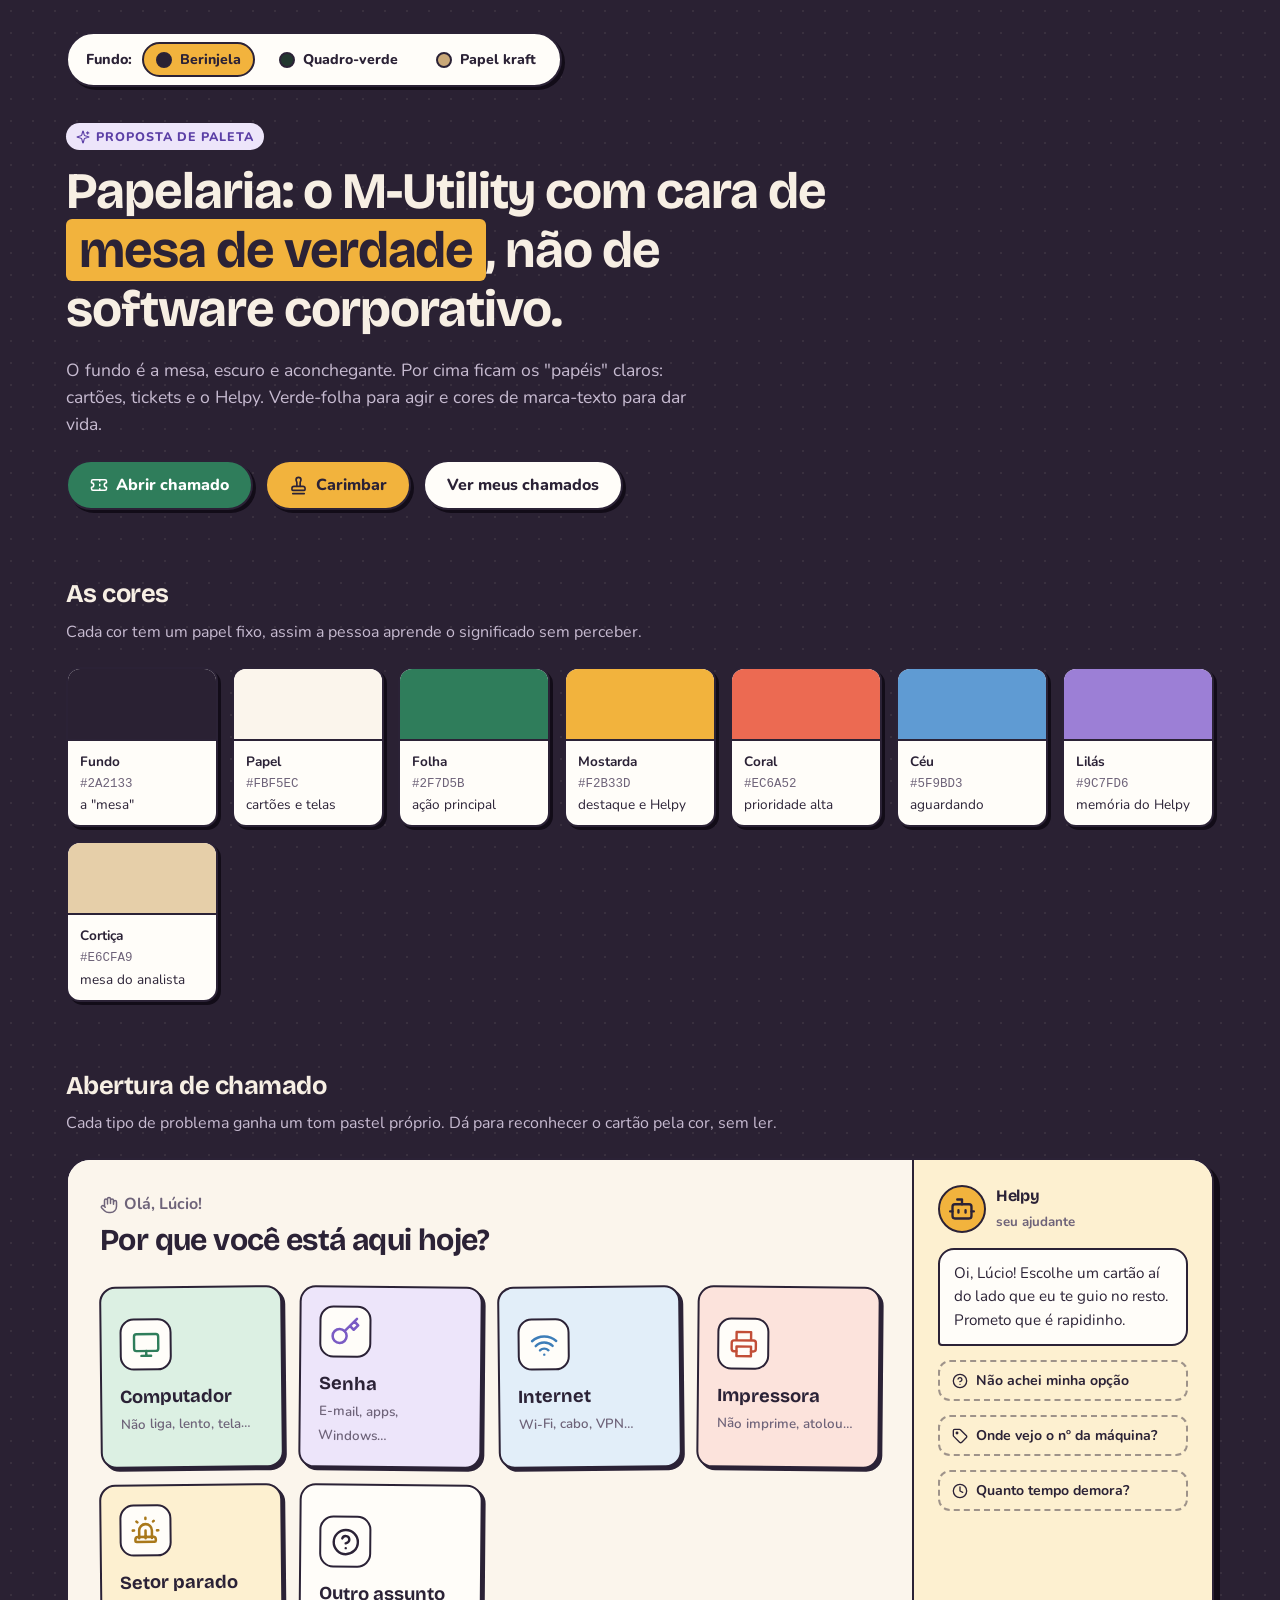
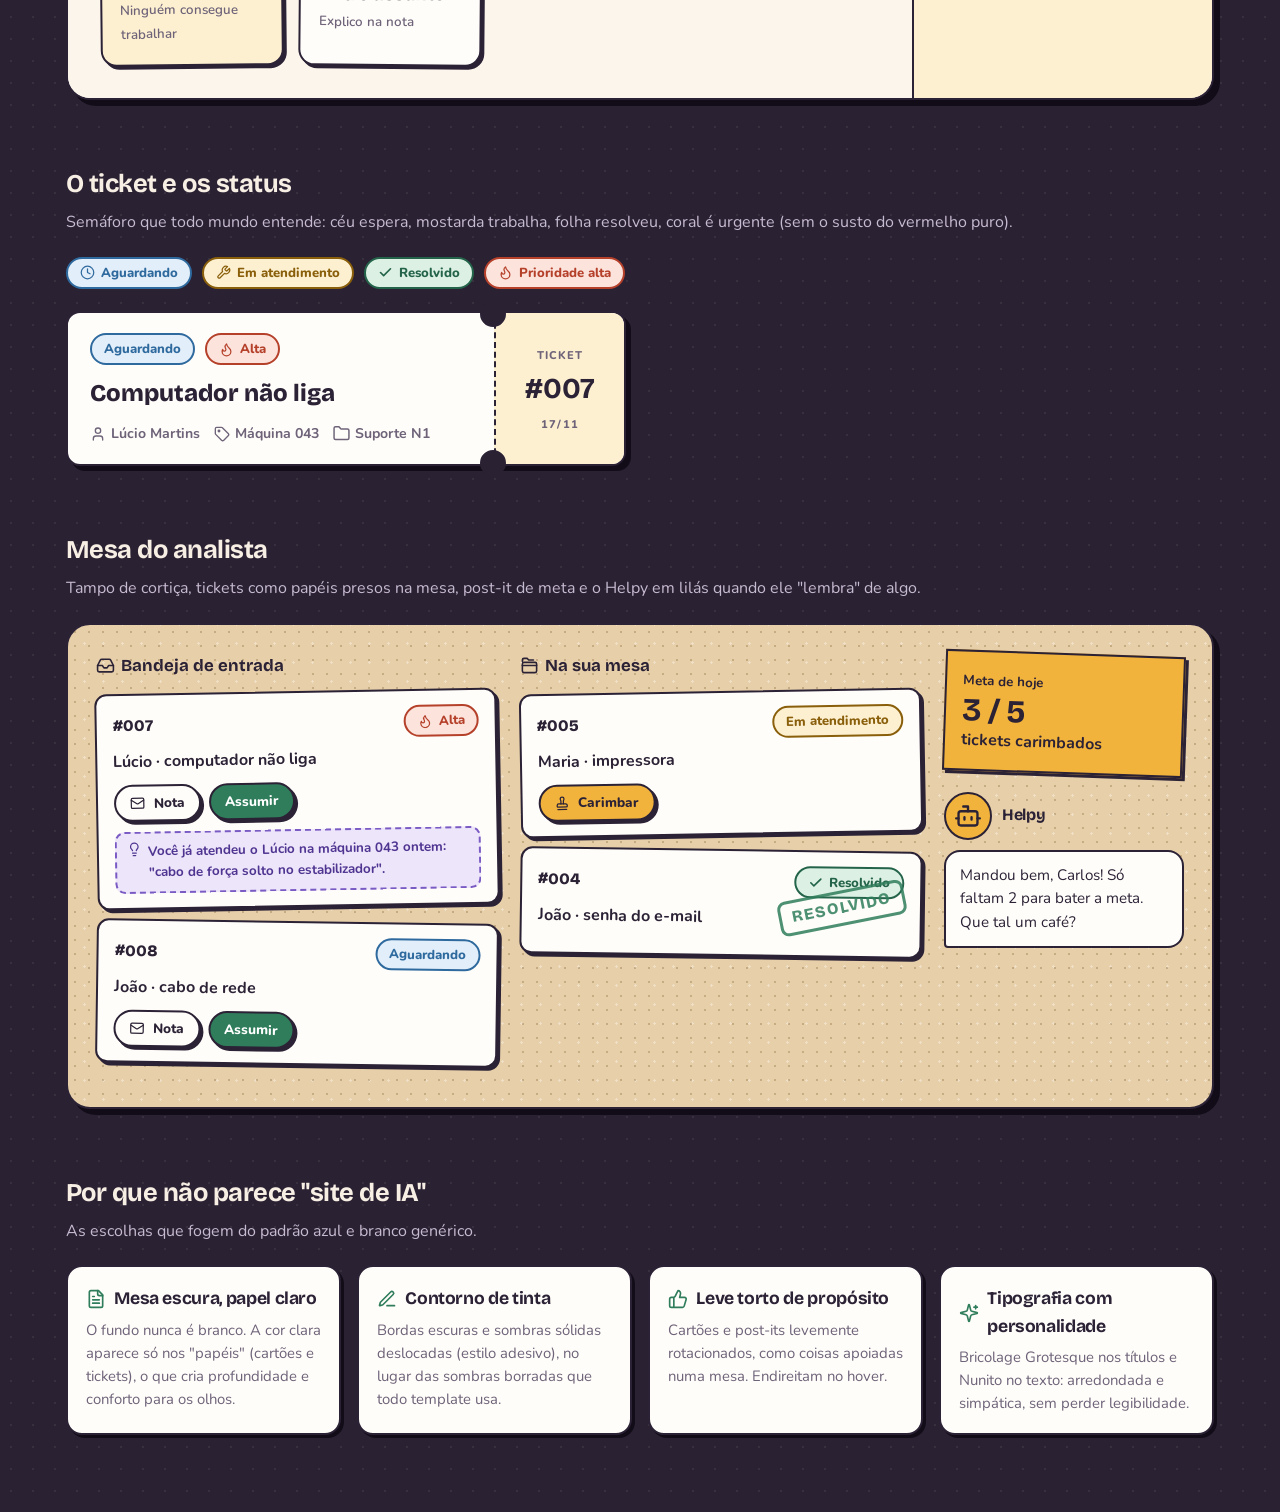
<file: frontend/exemplo-paleta.html>
<!DOCTYPE html>
<html lang="pt-BR" data-fundo="berinjela">
<head>
  <meta charset="UTF-8" />
  <meta name="viewport" content="width=device-width, initial-scale=1.0" />
  <title>M-Utility — Exemplo de paleta "Papelaria"</title>
  <link rel="preconnect" href="https://fonts.googleapis.com" />
  <link rel="preconnect" href="https://fonts.gstatic.com" crossorigin />
  <link rel="stylesheet" href="https://fonts.googleapis.com/css2?family=Bricolage+Grotesque:opsz,wght@12..96,500;12..96,700;12..96,800&family=Nunito:wght@400;600;700;800&display=swap" />
  <link rel="stylesheet" href="css/simbolos.css" />
  <style>
    /* ======================================================================
       Paleta "Papelaria" — fundo escuro e quente (a "mesa"), com cartões e
       tickets claros por cima (os "papéis"). Nada de fundo branco.
       ====================================================================== */
    :root {
      /* Papéis (cartões, tickets, balões) */
      --papel: #FBF5EC;
      --papel-2: #F4EBDD;
      --superficie: #FFFDF9;
      --tinta: #2B2236;
      --tinta-suave: #6E6379;

      /* Cores de ação e significado */
      --folha: #2F7D5B;
      --folha-escura: #24644A;
      --folha-clara: #DCF0E3;
      --mostarda: #F2B33D;
      --mostarda-clara: #FDF0D0;
      --coral: #EC6A52;
      --coral-clara: #FCE3DC;
      --ceu: #5F9BD3;
      --ceu-clara: #E2EEF9;
      --lilas: #9C7FD6;
      --lilas-clara: #EDE5FA;
      --cortica: #E6CFA9;

      --primary: var(--folha);   /* usado pelos ícones de css/simbolos.css */
      --raio: 16px;
    }

    /* ---- Os 3 fundos possíveis ---- */
    [data-fundo="berinjela"] {
      --fundo: #2A2133;
      --fundo-detalhe: rgba(255, 240, 225, .07);
      --fundo-texto: #F7EFE4;
      --fundo-texto-suave: #C7BBD1;
      --sombra-cor: #120C18;
    }
    [data-fundo="quadro"] {
      --fundo: #22372F;
      --fundo-detalhe: rgba(240, 255, 245, .07);
      --fundo-texto: #F2F5EC;
      --fundo-texto-suave: #B5C8BC;
      --sombra-cor: #0F1A15;
    }
    [data-fundo="kraft"] {
      --fundo: #C9A878;
      --fundo-detalhe: rgba(60, 40, 15, .12);
      --fundo-texto: #2B2236;
      --fundo-texto-suave: #4E4038;
      --sombra-cor: #2B2236;
    }
    :root { --sombra-adesivo: 3px 3px 0 var(--sombra-cor); }

    * { box-sizing: border-box; }
    body {
      margin: 0;
      background-color: var(--fundo);
      background-image: radial-gradient(var(--fundo-detalhe) 1px, transparent 1.2px);
      background-size: 22px 22px;
      color: var(--fundo-texto);
      font-family: 'Nunito', system-ui, sans-serif;
      line-height: 1.55;
      transition: background-color .4s, color .4s;
    }
    h1, h2, h3, .display { font-family: 'Bricolage Grotesque', sans-serif; letter-spacing: -0.02em; margin: 0; }
    .pagina { max-width: 1180px; margin: 0 auto; padding: 32px 16px 80px; }
    .marca-texto {
      background: var(--mostarda); color: var(--tinta);
      padding: 0 .25em; border-radius: 6px; box-decoration-break: clone; -webkit-box-decoration-break: clone;
      display: inline; transform: rotate(-1deg);
    }
    .secao { margin-top: 64px; }
    .secao > h2 { font-size: 1.6rem; margin-bottom: 6px; }
    .secao > p.sub { color: var(--fundo-texto-suave); margin: 0 0 22px; }
    .rotulo-secao {
      display: inline-flex; align-items: center; gap: 6px;
      font-size: .78rem; font-weight: 800; text-transform: uppercase; letter-spacing: .08em;
      background: var(--lilas-clara); color: #5B3FA6; padding: 4px 10px; border-radius: 999px; margin-bottom: 12px;
    }

    /* ---------- Seletor de fundo ---------- */
    .seletor {
      position: sticky; top: 12px; z-index: 10; margin-bottom: 36px;
      display: flex; flex-wrap: wrap; align-items: center; gap: 10px;
      background: var(--superficie); color: var(--tinta); border: 2px solid var(--tinta);
      border-radius: 999px; padding: 8px 10px 8px 18px; box-shadow: var(--sombra-adesivo); width: fit-content; max-width: 100%;
    }
    .seletor span { font-weight: 800; font-size: .9rem; }
    .seletor button {
      display: inline-flex; align-items: center; gap: 8px;
      font: 800 .88rem 'Nunito', sans-serif; color: var(--tinta);
      background: transparent; border: 2px solid transparent; border-radius: 999px; padding: 6px 12px; cursor: pointer;
    }
    .seletor button i.bolinha { width: 16px; height: 16px; border-radius: 50%; border: 2px solid var(--tinta); }
    .seletor button[aria-pressed="true"] { background: var(--mostarda); border-color: var(--tinta); }

    /* ---------- Cabeçalho ---------- */
    .cabeca h1 { font-size: clamp(2rem, 5vw, 3.2rem); line-height: 1.15; max-width: 780px; }
    .cabeca p { font-size: 1.1rem; color: var(--fundo-texto-suave); max-width: 640px; }

    /* ---------- Amostras ---------- */
    .amostras { display: grid; grid-template-columns: repeat(auto-fill, minmax(150px, 1fr)); gap: 14px; }
    .amostra { background: var(--superficie); color: var(--tinta); border: 2px solid var(--tinta); border-radius: 14px; overflow: hidden; box-shadow: var(--sombra-adesivo); }
    .amostra .cor { height: 72px; border-bottom: 2px solid var(--tinta); }
    .amostra div:last-child { padding: 10px 12px; font-size: .85rem; }
    .amostra strong { display: block; }
    .amostra code { color: var(--tinta-suave); font-size: .78rem; }

    /* ---------- Botões ---------- */
    .btn {
      display: inline-flex; align-items: center; gap: 8px;
      font: 800 1rem 'Nunito', sans-serif; padding: 12px 22px; border-radius: 999px;
      border: 2px solid var(--tinta); cursor: pointer; transition: transform .15s, box-shadow .15s;
    }
    .btn:hover { transform: translate(-2px, -2px); box-shadow: 5px 5px 0 var(--sombra-cor); }
    .btn:active { transform: translate(1px, 1px); box-shadow: 1px 1px 0 var(--sombra-cor); }
    .btn-principal { background: var(--folha); color: #fff; box-shadow: var(--sombra-adesivo); }
    .btn-secundario { background: var(--superficie); color: var(--tinta); box-shadow: var(--sombra-adesivo); }
    .btn-mostarda { background: var(--mostarda); color: var(--tinta); box-shadow: var(--sombra-adesivo); }

    /* ---------- Tela do colaborador ---------- */
    .tela { background: var(--superficie); color: var(--tinta); border: 2px solid var(--tinta); border-radius: 24px; box-shadow: 6px 6px 0 var(--sombra-cor); overflow: hidden; }
    .tela-colab { display: grid; grid-template-columns: 1fr 300px; }
    .palco { padding: 32px; background: var(--papel); }
    .palco h3 { font-size: 1.9rem; }
    .palco .saudacao { color: var(--tinta-suave); font-weight: 700; display: flex; align-items: center; gap: 6px; }
    .cartoes { display: grid; grid-template-columns: repeat(auto-fill, minmax(170px, 1fr)); gap: 16px; margin-top: 22px; }
    .cartao {
      background: var(--tom-claro); border: 2px solid var(--tinta); border-radius: var(--raio);
      padding: 18px; cursor: pointer; text-align: left; font: inherit; color: var(--tinta);
      transition: transform .18s, box-shadow .18s; box-shadow: 3px 3px 0 var(--tinta);
    }
    .cartao:nth-child(odd) { transform: rotate(-.6deg); }
    .cartao:nth-child(even) { transform: rotate(.5deg); }
    .cartao:hover { transform: rotate(0) translate(-3px, -3px); box-shadow: 6px 6px 0 var(--tinta); }
    .cartao .ico-bolha {
      width: 52px; height: 52px; border-radius: 14px; display: grid; place-items: center;
      background: var(--superficie); border: 2px solid var(--tinta); color: var(--tom); font-size: 1.6rem; margin-bottom: 12px;
    }
    .cartao strong { display: block; font-family: 'Bricolage Grotesque', sans-serif; font-size: 1.15rem; }
    .cartao small { color: var(--tinta-suave); font-weight: 600; }
    .t-computador { --tom: var(--folha); --tom-claro: var(--folha-clara); }
    .t-senha { --tom: #7A5BC4; --tom-claro: var(--lilas-clara); }
    .t-internet { --tom: #3D7DB8; --tom-claro: var(--ceu-clara); }
    .t-impressora { --tom: #C24E37; --tom-claro: var(--coral-clara); }
    .t-setor { --tom: #A9781A; --tom-claro: var(--mostarda-clara); }
    .t-outro { --tom: var(--tinta); --tom-claro: var(--superficie); }

    .helpy-lado { background: var(--mostarda-clara); border-left: 2px solid var(--tinta); padding: 24px; display: flex; flex-direction: column; gap: 14px; }
    .helpy-topo { display: flex; align-items: center; gap: 10px; }
    .helpy-rosto {
      width: 48px; height: 48px; border-radius: 50%; background: var(--mostarda); border: 2px solid var(--tinta);
      display: grid; place-items: center; font-size: 1.5rem; color: var(--tinta);
      animation: flutua 3s ease-in-out infinite;
    }
    @keyframes flutua { 50% { transform: translateY(-4px) rotate(-4deg); } }
    .balao {
      background: var(--superficie); color: var(--tinta); border: 2px solid var(--tinta); border-radius: 16px 16px 16px 4px;
      padding: 12px 14px; font-size: .95rem;
    }
    .atalho {
      background: transparent; border: 2px dashed color-mix(in srgb, var(--tinta) 45%, transparent); border-radius: 12px;
      padding: 9px 12px; font: 700 .88rem 'Nunito', sans-serif; color: var(--tinta); text-align: left; cursor: pointer;
      display: flex; align-items: center; gap: 8px;
    }
    .atalho:hover { border-style: solid; background: var(--superficie); }

    /* ---------- Tags de status (semáforo) ---------- */
    .tags { display: flex; flex-wrap: wrap; gap: 10px; }
    .tag {
      display: inline-flex; align-items: center; gap: 6px; padding: 4px 12px; border-radius: 999px;
      font-size: .82rem; font-weight: 800; border: 2px solid currentColor;
    }
    .tag-aguardando { color: #2F6A9F; background: var(--ceu-clara); }
    .tag-atendimento { color: #8A5F0B; background: var(--mostarda-clara); }
    .tag-resolvido { color: var(--folha-escura); background: var(--folha-clara); }
    .tag-alta { color: #B5412B; background: var(--coral-clara); }

    /* ---------- Ticket ---------- */
    .ticket {
      background: var(--superficie); color: var(--tinta); border: 2px solid var(--tinta); border-radius: 14px;
      display: grid; grid-template-columns: 1fr auto; position: relative; max-width: 560px;
      box-shadow: 5px 5px 0 var(--sombra-cor);
    }
    .ticket::before, .ticket::after {
      content: ''; position: absolute; right: 118px; width: 22px; height: 22px; border-radius: 50%;
      background: var(--fundo); border: 2px solid var(--tinta); transition: background-color .4s;
    }
    .ticket::before { top: -12px; border-top-color: transparent; border-left-color: transparent; transform: rotate(45deg); }
    .ticket::after { bottom: -12px; border-bottom-color: transparent; border-right-color: transparent; transform: rotate(45deg); }
    .ticket-corpo { padding: 20px 22px; }
    .ticket-codigo { font-family: 'Bricolage Grotesque', sans-serif; font-weight: 800; font-size: 1.5rem; }
    .ticket-linha { display: flex; flex-wrap: wrap; gap: 14px; color: var(--tinta-suave); font-weight: 700; font-size: .88rem; margin-top: 10px; }
    .ticket-linha span { display: inline-flex; align-items: center; gap: 5px; }
    .ticket-canhoto {
      width: 130px; border-left: 2px dashed var(--tinta); display: grid; place-items: center; text-align: center;
      padding: 14px; background: var(--mostarda-clara); border-radius: 0 12px 12px 0;
    }
    .ticket-canhoto b { font-family: 'Bricolage Grotesque', sans-serif; font-size: 1.8rem; display: block; }
    .ticket-canhoto small { font-weight: 800; font-size: .7rem; letter-spacing: .1em; text-transform: uppercase; color: var(--tinta-suave); }

    /* ---------- Mesa do analista ---------- */
    .mesa {
      background-color: var(--cortica); color: var(--tinta);
      background-image:
        radial-gradient(rgba(138, 106, 58, .35) 1.2px, transparent 1.4px),
        radial-gradient(rgba(255, 255, 255, .35) 1px, transparent 1.2px);
      background-size: 14px 14px, 19px 19px;
      background-position: 0 0, 7px 9px;
      border: 2px solid var(--tinta); border-radius: 24px; box-shadow: 6px 6px 0 var(--sombra-cor);
      padding: 28px; display: grid; grid-template-columns: 1fr 1fr 240px; gap: 22px; align-items: start;
    }
    .mesa h4 { font-family: 'Bricolage Grotesque', sans-serif; font-size: 1.05rem; margin: 0 0 12px; display: flex; align-items: center; gap: 6px; }
    .mini-ticket {
      background: var(--superficie); border: 2px solid var(--tinta); border-radius: 12px; padding: 14px 16px; margin-bottom: 14px;
      box-shadow: 3px 3px 0 var(--tinta); position: relative;
    }
    .mini-ticket:nth-child(2) { transform: rotate(-1deg); }
    .mini-ticket:nth-child(3) { transform: rotate(.8deg); }
    .mini-ticket .topo { display: flex; justify-content: space-between; align-items: center; gap: 8px; }
    .mini-ticket .codigo { font-family: 'Bricolage Grotesque', sans-serif; font-weight: 800; }
    .mini-ticket p { margin: 8px 0 10px; font-weight: 700; }
    .mini-ticket .acoes { display: flex; gap: 8px; }
    .mini-ticket .btn { padding: 7px 14px; font-size: .85rem; box-shadow: 3px 3px 0 var(--tinta); }
    .lembra {
      margin-top: 10px; background: var(--lilas-clara); border: 2px dashed #7A5BC4; border-radius: 10px;
      padding: 8px 10px; font-size: .84rem; font-weight: 700; color: #4F3591; display: flex; gap: 6px;
    }
    .carimbo {
      position: absolute; right: 14px; top: 38px; transform: rotate(-12deg);
      border: 3px solid var(--folha); color: var(--folha); border-radius: 8px; padding: 2px 10px;
      font-family: 'Bricolage Grotesque', sans-serif; font-weight: 800; letter-spacing: .08em; opacity: .85;
    }
    .post-it {
      background: var(--mostarda); border: 2px solid var(--tinta); padding: 16px; transform: rotate(2deg);
      box-shadow: 3px 3px 0 var(--tinta); font-weight: 700;
    }
    .post-it b { font-family: 'Bricolage Grotesque', sans-serif; font-size: 2rem; display: block; line-height: 1.1; }
    .helpy-mesa { margin-top: 18px; }

    /* ---------- Regras ---------- */
    .regras { display: grid; grid-template-columns: repeat(auto-fit, minmax(240px, 1fr)); gap: 16px; }
    .regra { background: var(--superficie); color: var(--tinta); border: 2px solid var(--tinta); border-radius: var(--raio); padding: 18px; box-shadow: var(--sombra-adesivo); }
    .regra h3 { font-size: 1.1rem; display: flex; align-items: center; gap: 8px; margin-bottom: 6px; }
    .regra p { margin: 0; color: var(--tinta-suave); font-size: .93rem; }

    @media (max-width: 900px) {
      .tela-colab { grid-template-columns: 1fr; }
      .helpy-lado { border-left: 0; border-top: 2px solid var(--tinta); }
      .mesa { grid-template-columns: 1fr; }
      .seletor { border-radius: 18px; }
    }
    @media (prefers-reduced-motion: reduce) { * { animation: none !important; transition: none !important; } }
  </style>
</head>
<body>
  <main class="pagina">

    <div class="seletor" role="group" aria-label="Escolher o fundo">
      <span>Fundo:</span>
      <button type="button" data-fundo="berinjela" aria-pressed="true"><i class="bolinha" style="background:#2A2133"></i>Berinjela</button>
      <button type="button" data-fundo="quadro" aria-pressed="false"><i class="bolinha" style="background:#22372F"></i>Quadro-verde</button>
      <button type="button" data-fundo="kraft" aria-pressed="false"><i class="bolinha" style="background:#C9A878"></i>Papel kraft</button>
    </div>

    <header class="cabeca">
      <span class="rotulo-secao"><i class="ic ic-brilho" aria-hidden="true"></i> Proposta de paleta</span>
      <h1>Papelaria: o M-Utility com cara de <span class="marca-texto">mesa de verdade</span>, não de software corporativo.</h1>
      <p>O fundo é a mesa, escuro e aconchegante. Por cima ficam os "papéis" claros: cartões, tickets e o Helpy. Verde-folha para agir e cores de marca-texto para dar vida.</p>
      <div style="display:flex;gap:12px;flex-wrap:wrap;margin-top:22px">
        <button class="btn btn-principal"><i class="ic ic-ticket" aria-hidden="true"></i> Abrir chamado</button>
        <button class="btn btn-mostarda"><i class="ic ic-carimbo" aria-hidden="true"></i> Carimbar</button>
        <button class="btn btn-secundario">Ver meus chamados</button>
      </div>
    </header>

    <!-- PALETA -->
    <section class="secao">
      <h2>As cores</h2>
      <p class="sub">Cada cor tem um papel fixo, assim a pessoa aprende o significado sem perceber.</p>
      <div class="amostras">
        <div class="amostra"><div class="cor" style="background:var(--fundo)"></div><div><strong>Fundo</strong><code id="hexFundo">#2A2133</code><br>a "mesa"</div></div>
        <div class="amostra"><div class="cor" style="background:var(--papel)"></div><div><strong>Papel</strong><code>#FBF5EC</code><br>cartões e telas</div></div>
        <div class="amostra"><div class="cor" style="background:var(--folha)"></div><div><strong>Folha</strong><code>#2F7D5B</code><br>ação principal</div></div>
        <div class="amostra"><div class="cor" style="background:var(--mostarda)"></div><div><strong>Mostarda</strong><code>#F2B33D</code><br>destaque e Helpy</div></div>
        <div class="amostra"><div class="cor" style="background:var(--coral)"></div><div><strong>Coral</strong><code>#EC6A52</code><br>prioridade alta</div></div>
        <div class="amostra"><div class="cor" style="background:var(--ceu)"></div><div><strong>Céu</strong><code>#5F9BD3</code><br>aguardando</div></div>
        <div class="amostra"><div class="cor" style="background:var(--lilas)"></div><div><strong>Lilás</strong><code>#9C7FD6</code><br>memória do Helpy</div></div>
        <div class="amostra"><div class="cor" style="background:var(--cortica)"></div><div><strong>Cortiça</strong><code>#E6CFA9</code><br>mesa do analista</div></div>
      </div>
    </section>

    <!-- COLABORADOR -->
    <section class="secao">
      <h2>Abertura de chamado</h2>
      <p class="sub">Cada tipo de problema ganha um tom pastel próprio. Dá para reconhecer o cartão pela cor, sem ler.</p>
      <div class="tela tela-colab">
        <div class="palco">
          <span class="saudacao"><i class="ic ic-aceno" aria-hidden="true"></i> Olá, Lúcio!</span>
          <h3>Por que você está aqui hoje?</h3>
          <div class="cartoes">
            <button class="cartao t-computador"><span class="ico-bolha"><i class="ic ic-monitor"></i></span><strong>Computador</strong><small>Não liga, lento, tela…</small></button>
            <button class="cartao t-senha"><span class="ico-bolha"><i class="ic ic-chave"></i></span><strong>Senha</strong><small>E-mail, apps, Windows…</small></button>
            <button class="cartao t-internet"><span class="ico-bolha"><i class="ic ic-wifi"></i></span><strong>Internet</strong><small>Wi-Fi, cabo, VPN…</small></button>
            <button class="cartao t-impressora"><span class="ico-bolha"><i class="ic ic-impressora"></i></span><strong>Impressora</strong><small>Não imprime, atolou…</small></button>
            <button class="cartao t-setor"><span class="ico-bolha"><i class="ic ic-sirene"></i></span><strong>Setor parado</strong><small>Ninguém consegue trabalhar</small></button>
            <button class="cartao t-outro"><span class="ico-bolha"><i class="ic ic-duvida"></i></span><strong>Outro assunto</strong><small>Explico na nota</small></button>
          </div>
        </div>
        <aside class="helpy-lado">
          <div class="helpy-topo">
            <span class="helpy-rosto"><i class="ic ic-robo"></i></span>
            <div><strong class="display">Helpy</strong><br><small style="color:var(--tinta-suave);font-weight:700">seu ajudante</small></div>
          </div>
          <div class="balao">Oi, Lúcio! Escolhe um cartão aí do lado que eu te guio no resto. Prometo que é rapidinho.</div>
          <button class="atalho"><i class="ic ic-duvida"></i> Não achei minha opção</button>
          <button class="atalho"><i class="ic ic-etiqueta"></i> Onde vejo o nº da máquina?</button>
          <button class="atalho"><i class="ic ic-relogio"></i> Quanto tempo demora?</button>
        </aside>
      </div>
    </section>

    <!-- TICKET + STATUS -->
    <section class="secao">
      <h2>O ticket e os status</h2>
      <p class="sub">Semáforo que todo mundo entende: céu espera, mostarda trabalha, folha resolveu, coral é urgente (sem o susto do vermelho puro).</p>
      <div class="tags" style="margin-bottom:22px">
        <span class="tag tag-aguardando"><i class="ic ic-relogio"></i> Aguardando</span>
        <span class="tag tag-atendimento"><i class="ic ic-ferramenta"></i> Em atendimento</span>
        <span class="tag tag-resolvido"><i class="ic ic-check"></i> Resolvido</span>
        <span class="tag tag-alta"><i class="ic ic-chama"></i> Prioridade alta</span>
      </div>
      <div class="ticket">
        <div class="ticket-corpo">
          <div class="tags"><span class="tag tag-aguardando">Aguardando</span><span class="tag tag-alta"><i class="ic ic-chama"></i> Alta</span></div>
          <div class="ticket-codigo" style="margin-top:10px">Computador não liga</div>
          <div class="ticket-linha">
            <span><i class="ic ic-usuario"></i> Lúcio Martins</span>
            <span><i class="ic ic-etiqueta"></i> Máquina 043</span>
            <span><i class="ic ic-pasta"></i> Suporte N1</span>
          </div>
        </div>
        <div class="ticket-canhoto"><div><small>Ticket</small><b>#007</b><small>17/11</small></div></div>
      </div>
    </section>

    <!-- ANALISTA -->
    <section class="secao">
      <h2>Mesa do analista</h2>
      <p class="sub">Tampo de cortiça, tickets como papéis presos na mesa, post-it de meta e o Helpy em lilás quando ele "lembra" de algo.</p>
      <div class="mesa">
        <div>
          <h4><i class="ic ic-entrada"></i> Bandeja de entrada</h4>
          <div class="mini-ticket">
            <div class="topo"><span class="codigo">#007</span><span class="tag tag-alta"><i class="ic ic-chama"></i> Alta</span></div>
            <p>Lúcio · computador não liga</p>
            <div class="acoes"><button class="btn btn-secundario"><i class="ic ic-envelope"></i> Nota</button><button class="btn btn-principal">Assumir</button></div>
            <div class="lembra"><i class="ic ic-lampada"></i> Você já atendeu o Lúcio na máquina 043 ontem: "cabo de força solto no estabilizador".</div>
          </div>
          <div class="mini-ticket">
            <div class="topo"><span class="codigo">#008</span><span class="tag tag-aguardando">Aguardando</span></div>
            <p>João · cabo de rede</p>
            <div class="acoes"><button class="btn btn-secundario"><i class="ic ic-envelope"></i> Nota</button><button class="btn btn-principal">Assumir</button></div>
          </div>
        </div>
        <div>
          <h4><i class="ic ic-pastas"></i> Na sua mesa</h4>
          <div class="mini-ticket">
            <div class="topo"><span class="codigo">#005</span><span class="tag tag-atendimento">Em atendimento</span></div>
            <p>Maria · impressora</p>
            <div class="acoes"><button class="btn btn-mostarda"><i class="ic ic-carimbo"></i> Carimbar</button></div>
          </div>
          <div class="mini-ticket">
            <div class="topo"><span class="codigo">#004</span><span class="tag tag-resolvido"><i class="ic ic-check"></i> Resolvido</span></div>
            <p>João · senha do e-mail</p>
            <span class="carimbo">RESOLVIDO</span>
          </div>
        </div>
        <div>
          <div class="post-it"><small>Meta de hoje</small><b>3 / 5</b>tickets carimbados</div>
          <div class="helpy-mesa">
            <div class="helpy-topo"><span class="helpy-rosto"><i class="ic ic-robo"></i></span><strong class="display">Helpy</strong></div>
            <div class="balao" style="margin-top:10px">Mandou bem, Carlos! Só faltam 2 para bater a meta. Que tal um café?</div>
          </div>
        </div>
      </div>
    </section>

    <!-- REGRAS -->
    <section class="secao">
      <h2>Por que não parece "site de IA"</h2>
      <p class="sub">As escolhas que fogem do padrão azul e branco genérico.</p>
      <div class="regras">
        <div class="regra"><h3><i class="ic ic-documento ic-primario"></i> Mesa escura, papel claro</h3><p>O fundo nunca é branco. A cor clara aparece só nos "papéis" (cartões e tickets), o que cria profundidade e conforto para os olhos.</p></div>
        <div class="regra"><h3><i class="ic ic-caneta ic-primario"></i> Contorno de tinta</h3><p>Bordas escuras e sombras sólidas deslocadas (estilo adesivo), no lugar das sombras borradas que todo template usa.</p></div>
        <div class="regra"><h3><i class="ic ic-joinha ic-primario"></i> Leve torto de propósito</h3><p>Cartões e post-its levemente rotacionados, como coisas apoiadas numa mesa. Endireitam no hover.</p></div>
        <div class="regra"><h3><i class="ic ic-brilho ic-primario"></i> Tipografia com personalidade</h3><p>Bricolage Grotesque nos títulos e Nunito no texto: arredondada e simpática, sem perder legibilidade.</p></div>
      </div>
    </section>
  </main>

  <script>
    (function () {
      const hex = { berinjela: '#2A2133', quadro: '#22372F', kraft: '#C9A878' };
      const botoes = document.querySelectorAll('.seletor button');
      function aplicar(nome) {
        if (!hex[nome]) return;
        document.documentElement.dataset.fundo = nome;
        document.getElementById('hexFundo').textContent = hex[nome];
        botoes.forEach((b) => b.setAttribute('aria-pressed', String(b.dataset.fundo === nome)));
        try { localStorage.setItem('mutility-exemplo-fundo', nome); } catch (e) { /* sem armazenamento */ }
      }
      botoes.forEach((b) => b.addEventListener('click', () => aplicar(b.dataset.fundo)));
      try { aplicar(localStorage.getItem('mutility-exemplo-fundo') || 'berinjela'); } catch (e) { aplicar('berinjela'); }
    })();
  </script>
</body>
</html>
</file>
<file: frontend/css/simbolos.css>
/* ==========================================================================
   M-Utility — Símbolos de interface (substituem os emojis)
   Ícones de linha desenhados em SVG e aplicados via CSS mask: herdam a cor
   do texto (currentColor), escalam com a fonte e respeitam o tema.
   Uso no HTML:  <i class="ic ic-ticket" aria-hidden="true"></i>
   Uso no JS:    ic('ticket')   (helper definido em js/catalogo.js)
   ========================================================================== */

/* Marcadores usados em ::before (listas da landing) */
:root {
  --svg-check: url("data:image/svg+xml,<svg xmlns='http://www.w3.org/2000/svg' viewBox='0 0 24 24' fill='none' stroke='black' stroke-width='3' stroke-linecap='round' stroke-linejoin='round'><path d='M20 6 9 17l-5-5'/></svg>");
  --svg-x: url("data:image/svg+xml,<svg xmlns='http://www.w3.org/2000/svg' viewBox='0 0 24 24' fill='none' stroke='black' stroke-width='3' stroke-linecap='round' stroke-linejoin='round'><path d='M18 6 6 18M6 6l12 12'/></svg>");
}

.ic {
  display: inline-block;
  width: 1.15em;
  height: 1.15em;
  flex-shrink: 0;
  vertical-align: -0.2em;
  pointer-events: none; /* cliques sempre chegam no botão/elemento pai */
  background-color: currentColor;
  -webkit-mask: var(--ic) center / contain no-repeat;
          mask: var(--ic) center / contain no-repeat;
}
.ic-esp { margin-right: .4em; }
.ic-lg { width: 1.6em; height: 1.6em; }
.ic-xl { width: 2.4em; height: 2.4em; }
.ic-primario { color: var(--primary); }
.ic-perigo { color: var(--danger); }
.ic-sucesso { color: var(--success); }
.medalha-ouro { color: #f5b301; }
.medalha-prata { color: #a8b0bb; }
.medalha-bronze { color: #c47a3a; }

/* ---- Desenhos (viewBox 24, traço 2, estilo Lucide) ---------------------- */
.ic-ticket { --ic: url("data:image/svg+xml,<svg xmlns='http://www.w3.org/2000/svg' viewBox='0 0 24 24' fill='none' stroke='black' stroke-width='2' stroke-linecap='round' stroke-linejoin='round'><path d='M2 9a3 3 0 0 1 0 6v2a2 2 0 0 0 2 2h16a2 2 0 0 0 2-2v-2a3 3 0 0 1 0-6V7a2 2 0 0 0-2-2H4a2 2 0 0 0-2 2Z'/><path d='M13 5v2M13 17v2M13 11v2'/></svg>"); }
.ic-chat { --ic: url("data:image/svg+xml,<svg xmlns='http://www.w3.org/2000/svg' viewBox='0 0 24 24' fill='none' stroke='black' stroke-width='2' stroke-linecap='round' stroke-linejoin='round'><path d='M21 15a2 2 0 0 1-2 2H7l-4 4V5a2 2 0 0 1 2-2h14a2 2 0 0 1 2 2z'/></svg>"); }
.ic-ferramenta { --ic: url("data:image/svg+xml,<svg xmlns='http://www.w3.org/2000/svg' viewBox='0 0 24 24' fill='none' stroke='black' stroke-width='2' stroke-linecap='round' stroke-linejoin='round'><path d='M14.7 6.3a1 1 0 0 0 0 1.4l1.6 1.6a1 1 0 0 0 1.4 0l3.77-3.77a6 6 0 0 1-7.94 7.94l-6.91 6.91a2.12 2.12 0 0 1-3-3l6.91-6.91a6 6 0 0 1 7.94-7.94l-3.76 3.76z'/></svg>"); }
.ic-predio { --ic: url("data:image/svg+xml,<svg xmlns='http://www.w3.org/2000/svg' viewBox='0 0 24 24' fill='none' stroke='black' stroke-width='2' stroke-linecap='round' stroke-linejoin='round'><path d='M6 22V4a2 2 0 0 1 2-2h8a2 2 0 0 1 2 2v18Z'/><path d='M6 12H4a2 2 0 0 0-2 2v6a2 2 0 0 0 2 2h2M18 9h2a2 2 0 0 1 2 2v9a2 2 0 0 1-2 2h-2M10 6h4M10 10h4M10 14h4M10 18h4'/></svg>"); }
.ic-check { --ic: url("data:image/svg+xml,<svg xmlns='http://www.w3.org/2000/svg' viewBox='0 0 24 24' fill='none' stroke='black' stroke-width='2.6' stroke-linecap='round' stroke-linejoin='round'><path d='M20 6 9 17l-5-5'/></svg>"); }
.ic-x { --ic: url("data:image/svg+xml,<svg xmlns='http://www.w3.org/2000/svg' viewBox='0 0 24 24' fill='none' stroke='black' stroke-width='2.4' stroke-linecap='round' stroke-linejoin='round'><path d='M18 6 6 18M6 6l12 12'/></svg>"); }
.ic-sino { --ic: url("data:image/svg+xml,<svg xmlns='http://www.w3.org/2000/svg' viewBox='0 0 24 24' fill='none' stroke='black' stroke-width='2' stroke-linecap='round' stroke-linejoin='round'><path d='M6 8a6 6 0 0 1 12 0c0 7 3 9 3 9H3s3-2 3-9M10.3 21a1.94 1.94 0 0 0 3.4 0'/></svg>"); }
.ic-relogio { --ic: url("data:image/svg+xml,<svg xmlns='http://www.w3.org/2000/svg' viewBox='0 0 24 24' fill='none' stroke='black' stroke-width='2' stroke-linecap='round' stroke-linejoin='round'><circle cx='12' cy='12' r='10'/><path d='M12 6v6l4 2'/></svg>"); }
.ic-etiqueta { --ic: url("data:image/svg+xml,<svg xmlns='http://www.w3.org/2000/svg' viewBox='0 0 24 24' fill='none' stroke='black' stroke-width='2' stroke-linecap='round' stroke-linejoin='round'><path d='M12.59 2.59A2 2 0 0 0 11.17 2H4a2 2 0 0 0-2 2v7.17a2 2 0 0 0 .59 1.42l8.7 8.7a2.43 2.43 0 0 0 3.42 0l6.58-6.58a2.43 2.43 0 0 0 0-3.42z'/><circle cx='7.5' cy='7.5' r='1.2' fill='black'/></svg>"); }
.ic-telefone { --ic: url("data:image/svg+xml,<svg xmlns='http://www.w3.org/2000/svg' viewBox='0 0 24 24' fill='none' stroke='black' stroke-width='2' stroke-linecap='round' stroke-linejoin='round'><path d='M22 16.92v3a2 2 0 0 1-2.18 2 19.79 19.79 0 0 1-8.63-3.07 19.5 19.5 0 0 1-6-6 19.79 19.79 0 0 1-3.07-8.67A2 2 0 0 1 4.11 2h3a2 2 0 0 1 2 1.72 12.84 12.84 0 0 0 .7 2.81 2 2 0 0 1-.45 2.11L8.09 9.91a16 16 0 0 0 6 6l1.27-1.27a2 2 0 0 1 2.11-.45 12.84 12.84 0 0 0 2.81.7A2 2 0 0 1 22 16.92z'/></svg>"); }
.ic-duvida { --ic: url("data:image/svg+xml,<svg xmlns='http://www.w3.org/2000/svg' viewBox='0 0 24 24' fill='none' stroke='black' stroke-width='2' stroke-linecap='round' stroke-linejoin='round'><circle cx='12' cy='12' r='10'/><path d='M9.09 9a3 3 0 0 1 5.83 1c0 2-3 3-3 3M12 17h.01'/></svg>"); }
.ic-festa { --ic: url("data:image/svg+xml,<svg xmlns='http://www.w3.org/2000/svg' viewBox='0 0 24 24' fill='none' stroke='black' stroke-width='2' stroke-linecap='round' stroke-linejoin='round'><path d='M5.8 11.3 2 22l10.7-3.79M4 3h.01M22 8h.01M15 2h.01M22 20h.01M22 2l-2.24.75a2.9 2.9 0 0 0-1.96 3.12c.1.86-.57 1.63-1.45 1.63h-.38c-.86 0-1.6.6-1.76 1.44L14 10M22 13l-.82-.33c-.86-.34-1.82.2-1.98 1.11-.11.7-.72 1.22-1.43 1.22H17M11 2l.33.82c.34.86-.2 1.82-1.11 1.98C9.52 4.9 9 5.52 9 6.23V7'/><path d='M11 13c1.93 1.93 2.83 4.17 2 5-.83.83-3.07-.07-5-2-1.93-1.93-2.83-4.17-2-5 .83-.83 3.07.07 5 2Z'/></svg>"); }
.ic-cracha { --ic: url("data:image/svg+xml,<svg xmlns='http://www.w3.org/2000/svg' viewBox='0 0 24 24' fill='none' stroke='black' stroke-width='2' stroke-linecap='round' stroke-linejoin='round'><rect x='3' y='4' width='18' height='16' rx='2'/><circle cx='9' cy='10' r='2'/><path d='M15 8h2M15 12h2M6 16c.5-1.5 1.7-2 3-2s2.5.5 3 2'/></svg>"); }
.ic-entrada { --ic: url("data:image/svg+xml,<svg xmlns='http://www.w3.org/2000/svg' viewBox='0 0 24 24' fill='none' stroke='black' stroke-width='2' stroke-linecap='round' stroke-linejoin='round'><path d='M22 12h-6l-2 3h-4l-2-3H2'/><path d='M5.45 5.11 2 12v6a2 2 0 0 0 2 2h16a2 2 0 0 0 2-2v-6l-3.45-6.89A2 2 0 0 0 16.76 4H7.24a2 2 0 0 0-1.79 1.11z'/></svg>"); }
.ic-check-circulo { --ic: url("data:image/svg+xml,<svg xmlns='http://www.w3.org/2000/svg' viewBox='0 0 24 24' fill='none' stroke='black' stroke-width='2' stroke-linecap='round' stroke-linejoin='round'><circle cx='12' cy='12' r='10'/><path d='m9 12 2 2 4-4'/></svg>"); }
.ic-dado { --ic: url("data:image/svg+xml,<svg xmlns='http://www.w3.org/2000/svg' viewBox='0 0 24 24' fill='none' stroke='black' stroke-width='2' stroke-linecap='round' stroke-linejoin='round'><rect x='3' y='3' width='18' height='18' rx='3'/><g fill='black' stroke='none'><circle cx='8' cy='8' r='1.5'/><circle cx='16' cy='8' r='1.5'/><circle cx='12' cy='12' r='1.5'/><circle cx='8' cy='16' r='1.5'/><circle cx='16' cy='16' r='1.5'/></g></svg>"); }
.ic-copiar { --ic: url("data:image/svg+xml,<svg xmlns='http://www.w3.org/2000/svg' viewBox='0 0 24 24' fill='none' stroke='black' stroke-width='2' stroke-linecap='round' stroke-linejoin='round'><rect x='8' y='2' width='8' height='4' rx='1'/><path d='M16 4h2a2 2 0 0 1 2 2v14a2 2 0 0 1-2 2H6a2 2 0 0 1-2-2V6a2 2 0 0 1 2-2h2'/></svg>"); }
.ic-equipe { --ic: url("data:image/svg+xml,<svg xmlns='http://www.w3.org/2000/svg' viewBox='0 0 24 24' fill='none' stroke='black' stroke-width='2' stroke-linecap='round' stroke-linejoin='round'><path d='M16 21v-2a4 4 0 0 0-4-4H6a4 4 0 0 0-4 4v2'/><circle cx='9' cy='7' r='4'/><path d='M22 21v-2a4 4 0 0 0-3-3.87M16 3.13a4 4 0 0 1 0 7.75'/></svg>"); }
.ic-usuario { --ic: url("data:image/svg+xml,<svg xmlns='http://www.w3.org/2000/svg' viewBox='0 0 24 24' fill='none' stroke='black' stroke-width='2' stroke-linecap='round' stroke-linejoin='round'><path d='M19 21v-2a4 4 0 0 0-4-4H9a4 4 0 0 0-4 4v2'/><circle cx='12' cy='7' r='4'/></svg>"); }
.ic-trofeu { --ic: url("data:image/svg+xml,<svg xmlns='http://www.w3.org/2000/svg' viewBox='0 0 24 24' fill='none' stroke='black' stroke-width='2' stroke-linecap='round' stroke-linejoin='round'><path d='M6 9H4.5a2.5 2.5 0 0 1 0-5H6M18 9h1.5a2.5 2.5 0 0 0 0-5H18M4 22h16M10 14.66V17c0 .55-.47.98-.97 1.21C7.85 18.75 7 20.24 7 22M14 14.66V17c0 .55.47.98.97 1.21C16.15 18.75 17 20.24 17 22'/><path d='M18 2H6v7a6 6 0 0 0 12 0V2Z'/></svg>"); }
.ic-atividade { --ic: url("data:image/svg+xml,<svg xmlns='http://www.w3.org/2000/svg' viewBox='0 0 24 24' fill='none' stroke='black' stroke-width='2' stroke-linecap='round' stroke-linejoin='round'><path d='M22 12h-4l-3 9L9 3l-3 9H2'/></svg>"); }
.ic-cadeado { --ic: url("data:image/svg+xml,<svg xmlns='http://www.w3.org/2000/svg' viewBox='0 0 24 24' fill='none' stroke='black' stroke-width='2' stroke-linecap='round' stroke-linejoin='round'><rect x='3' y='11' width='18' height='11' rx='2'/><path d='M7 11V7a5 5 0 0 1 10 0v4'/></svg>"); }
.ic-cadeado-aberto { --ic: url("data:image/svg+xml,<svg xmlns='http://www.w3.org/2000/svg' viewBox='0 0 24 24' fill='none' stroke='black' stroke-width='2' stroke-linecap='round' stroke-linejoin='round'><rect x='3' y='11' width='18' height='11' rx='2'/><path d='M7 11V7a5 5 0 0 1 9.9-1'/></svg>"); }
.ic-chama { --ic: url("data:image/svg+xml,<svg xmlns='http://www.w3.org/2000/svg' viewBox='0 0 24 24' fill='none' stroke='black' stroke-width='2' stroke-linecap='round' stroke-linejoin='round'><path d='M8.5 14.5A2.5 2.5 0 0 0 11 12c0-1.38-.5-2-1-3-1.07-2.14-.22-4.05 2-6 .5 2.5 2 4.9 4 6.5 2 1.6 3 3.5 3 5.5a7 7 0 1 1-14 0c0-1.15.43-2.29 1-3a2.5 2.5 0 0 0 2.5 2.5z'/></svg>"); }
.ic-impressora { --ic: url("data:image/svg+xml,<svg xmlns='http://www.w3.org/2000/svg' viewBox='0 0 24 24' fill='none' stroke='black' stroke-width='2' stroke-linecap='round' stroke-linejoin='round'><path d='M6 9V2h12v7M6 18H4a2 2 0 0 1-2-2v-5a2 2 0 0 1 2-2h16a2 2 0 0 1 2 2v5a2 2 0 0 1-2 2h-2'/><rect x='6' y='14' width='12' height='8'/></svg>"); }
.ic-pasta { --ic: url("data:image/svg+xml,<svg xmlns='http://www.w3.org/2000/svg' viewBox='0 0 24 24' fill='none' stroke='black' stroke-width='2' stroke-linecap='round' stroke-linejoin='round'><path d='M20 20a2 2 0 0 0 2-2V8a2 2 0 0 0-2-2h-7.9a2 2 0 0 1-1.69-.9L9.6 3.9A2 2 0 0 0 7.93 3H4a2 2 0 0 0-2 2v13a2 2 0 0 0 2 2Z'/></svg>"); }
.ic-arquivo { --ic: url("data:image/svg+xml,<svg xmlns='http://www.w3.org/2000/svg' viewBox='0 0 24 24' fill='none' stroke='black' stroke-width='2' stroke-linecap='round' stroke-linejoin='round'><rect x='2' y='3' width='20' height='5' rx='1'/><path d='M4 8v11a2 2 0 0 0 2 2h12a2 2 0 0 0 2-2V8M10 12h4'/></svg>"); }
.ic-pastas { --ic: url("data:image/svg+xml,<svg xmlns='http://www.w3.org/2000/svg' viewBox='0 0 24 24' fill='none' stroke='black' stroke-width='2' stroke-linecap='round' stroke-linejoin='round'><path d='M3 7V5a2 2 0 0 1 2-2h4l2 2h6'/><rect x='3' y='8' width='18' height='13' rx='2'/><path d='M3 12h18'/></svg>"); }
.ic-aceno { --ic: url("data:image/svg+xml,<svg xmlns='http://www.w3.org/2000/svg' viewBox='0 0 24 24' fill='none' stroke='black' stroke-width='2' stroke-linecap='round' stroke-linejoin='round'><path d='M18 11V6a2 2 0 0 0-4 0M14 10V4a2 2 0 0 0-4 0v2M10 10.5V6a2 2 0 0 0-4 0v8'/><path d='M18 8a2 2 0 1 1 4 0v6a8 8 0 0 1-8 8h-2c-2.8 0-4.5-.86-5.99-2.34l-3.6-3.6a2 2 0 0 1 2.83-2.82L7 15'/></svg>"); }
.ic-lampada { --ic: url("data:image/svg+xml,<svg xmlns='http://www.w3.org/2000/svg' viewBox='0 0 24 24' fill='none' stroke='black' stroke-width='2' stroke-linecap='round' stroke-linejoin='round'><path d='M15 14c.2-1 .7-1.7 1.5-2.5 1-.9 1.5-2.2 1.5-3.5A6 6 0 0 0 6 8c0 1 .2 2.2 1.5 3.5.7.7 1.3 1.5 1.5 2.5M9 18h6M10 22h4'/></svg>"); }
.ic-seta-baixo { --ic: url("data:image/svg+xml,<svg xmlns='http://www.w3.org/2000/svg' viewBox='0 0 24 24' fill='none' stroke='black' stroke-width='2.2' stroke-linecap='round' stroke-linejoin='round'><path d='M12 5v14M19 12l-7 7-7-7'/></svg>"); }
.ic-seta-cima { --ic: url("data:image/svg+xml,<svg xmlns='http://www.w3.org/2000/svg' viewBox='0 0 24 24' fill='none' stroke='black' stroke-width='2.2' stroke-linecap='round' stroke-linejoin='round'><path d='M12 19V5M5 12l7-7 7 7'/></svg>"); }
.ic-robo { --ic: url("data:image/svg+xml,<svg xmlns='http://www.w3.org/2000/svg' viewBox='0 0 24 24' fill='none' stroke='black' stroke-width='2' stroke-linecap='round' stroke-linejoin='round'><path d='M12 8V4H8'/><rect x='4' y='8' width='16' height='12' rx='2'/><path d='M2 14h2M20 14h2M15 13v2M9 13v2'/></svg>"); }
.ic-alerta { --ic: url("data:image/svg+xml,<svg xmlns='http://www.w3.org/2000/svg' viewBox='0 0 24 24' fill='none' stroke='black' stroke-width='2' stroke-linecap='round' stroke-linejoin='round'><path d='m21.73 18-8-14a2 2 0 0 0-3.48 0l-8 14A2 2 0 0 0 4 21h16a2 2 0 0 0 1.73-3Z'/><path d='M12 9v4M12 17h.01'/></svg>"); }
.ic-sirene { --ic: url("data:image/svg+xml,<svg xmlns='http://www.w3.org/2000/svg' viewBox='0 0 24 24' fill='none' stroke='black' stroke-width='2' stroke-linecap='round' stroke-linejoin='round'><path d='M7 18v-6a5 5 0 1 1 10 0v6M5 21a1 1 0 0 1-1-1v-1a2 2 0 0 1 2-2h12a2 2 0 0 1 2 2v1a1 1 0 0 1-1 1zM21 12h1M18.5 4.5 18 5M2 12h1M12 2v1M4.93 4.93l.71.71M12 12v6'/></svg>"); }
.ic-coroa { --ic: url("data:image/svg+xml,<svg xmlns='http://www.w3.org/2000/svg' viewBox='0 0 24 24' fill='none' stroke='black' stroke-width='2' stroke-linecap='round' stroke-linejoin='round'><path d='M11.56 3.27a.5.5 0 0 1 .88 0l2.95 5.6a1 1 0 0 0 1.52.3l4.27-3.67a.5.5 0 0 1 .8.52l-2.84 10.25a1 1 0 0 1-.95.73H5.81a1 1 0 0 1-.96-.73L2.02 6.02a.5.5 0 0 1 .8-.52l4.27 3.67a1 1 0 0 0 1.52-.3zM5 21h14'/></svg>"); }
.ic-chave { --ic: url("data:image/svg+xml,<svg xmlns='http://www.w3.org/2000/svg' viewBox='0 0 24 24' fill='none' stroke='black' stroke-width='2' stroke-linecap='round' stroke-linejoin='round'><circle cx='7.5' cy='15.5' r='5.5'/><path d='m21 2-9.6 9.6M15.5 7.5l3 3L22 7l-3-3'/></svg>"); }
.ic-bloqueio { --ic: url("data:image/svg+xml,<svg xmlns='http://www.w3.org/2000/svg' viewBox='0 0 24 24' fill='none' stroke='black' stroke-width='2' stroke-linecap='round' stroke-linejoin='round'><circle cx='12' cy='12' r='10'/><path d='m4.9 4.9 14.2 14.2'/></svg>"); }
.ic-medalha { --ic: url("data:image/svg+xml,<svg xmlns='http://www.w3.org/2000/svg' viewBox='0 0 24 24' fill='none' stroke='black' stroke-width='2' stroke-linecap='round' stroke-linejoin='round'><circle cx='12' cy='8' r='6'/><path d='M15.48 12.89 17 22l-5-3-5 3 1.52-9.11'/></svg>"); }
.ic-atualizar { --ic: url("data:image/svg+xml,<svg xmlns='http://www.w3.org/2000/svg' viewBox='0 0 24 24' fill='none' stroke='black' stroke-width='2' stroke-linecap='round' stroke-linejoin='round'><path d='M3 12a9 9 0 0 1 9-9 9.75 9.75 0 0 1 6.74 2.74L21 8M21 3v5h-5M21 12a9 9 0 0 1-9 9 9.75 9.75 0 0 1-6.74-2.74L3 16M8 16H3v5'/></svg>"); }
.ic-foguete { --ic: url("data:image/svg+xml,<svg xmlns='http://www.w3.org/2000/svg' viewBox='0 0 24 24' fill='none' stroke='black' stroke-width='2' stroke-linecap='round' stroke-linejoin='round'><path d='M4.5 16.5c-1.5 1.26-2 5-2 5s3.74-.5 5-2c.71-.84.7-2.13-.09-2.91a2.18 2.18 0 0 0-2.91-.09zM12 15l-3-3a22 22 0 0 1 2-3.95A12.88 12.88 0 0 1 22 2c0 2.72-.78 7.5-6 11a22.35 22.35 0 0 1-4 2z'/><path d='M9 12H4s.55-3.03 2-4c1.62-1.08 5 0 5 0M12 15v5s3.03-.55 4-2c1.08-1.62 0-5 0-5'/></svg>"); }
.ic-raio { --ic: url("data:image/svg+xml,<svg xmlns='http://www.w3.org/2000/svg' viewBox='0 0 24 24' fill='none' stroke='black' stroke-width='2' stroke-linecap='round' stroke-linejoin='round'><path d='M13 2 3 14h9l-1 8 10-12h-9l1-8z'/></svg>"); }
.ic-sorriso { --ic: url("data:image/svg+xml,<svg xmlns='http://www.w3.org/2000/svg' viewBox='0 0 24 24' fill='none' stroke='black' stroke-width='2' stroke-linecap='round' stroke-linejoin='round'><circle cx='12' cy='12' r='10'/><path d='M8 14s1.5 2 4 2 4-2 4-2M9 9h.01M15 9h.01'/></svg>"); }
.ic-carimbo { --ic: url("data:image/svg+xml,<svg xmlns='http://www.w3.org/2000/svg' viewBox='0 0 24 24' fill='none' stroke='black' stroke-width='2' stroke-linecap='round' stroke-linejoin='round'><path d='M5 22h14M19.27 13.73A2.5 2.5 0 0 0 17.5 13h-11A2.5 2.5 0 0 0 4 15.5V17a1 1 0 0 0 1 1h14a1 1 0 0 0 1-1v-1.5c0-.66-.26-1.3-.73-1.77Z'/><path d='M14 13V8.5C14 7 15 7 15 5a3 3 0 0 0-3-3c-1.69 0-3 1-3 3 0 2 1 2 1 3.5V13'/></svg>"); }
.ic-envelope { --ic: url("data:image/svg+xml,<svg xmlns='http://www.w3.org/2000/svg' viewBox='0 0 24 24' fill='none' stroke='black' stroke-width='2' stroke-linecap='round' stroke-linejoin='round'><rect x='2' y='4' width='20' height='16' rx='2'/><path d='m22 7-8.97 5.7a1.94 1.94 0 0 1-2.06 0L2 7'/></svg>"); }
.ic-caneta { --ic: url("data:image/svg+xml,<svg xmlns='http://www.w3.org/2000/svg' viewBox='0 0 24 24' fill='none' stroke='black' stroke-width='2' stroke-linecap='round' stroke-linejoin='round'><path d='M12 20h9M16.38 3.62a1 1 0 0 1 3 3L7.37 18.64a2 2 0 0 1-.85.5l-2.87.84a.5.5 0 0 1-.62-.62l.84-2.87a2 2 0 0 1 .5-.85z'/></svg>"); }
.ic-cafe { --ic: url("data:image/svg+xml,<svg xmlns='http://www.w3.org/2000/svg' viewBox='0 0 24 24' fill='none' stroke='black' stroke-width='2' stroke-linecap='round' stroke-linejoin='round'><path d='M10 2v2M14 2v2M6 2v2M16 8a1 1 0 0 1 1 1v8a4 4 0 0 1-4 4H7a4 4 0 0 1-4-4V9a1 1 0 0 1 1-1h14a4 4 0 1 1 0 8h-1'/></svg>"); }
.ic-gota { --ic: url("data:image/svg+xml,<svg xmlns='http://www.w3.org/2000/svg' viewBox='0 0 24 24' fill='none' stroke='black' stroke-width='2' stroke-linecap='round' stroke-linejoin='round'><path d='M12 22a7 7 0 0 0 7-7c0-2-1-3.9-3-5.5s-3.5-4-4-6.5c-.5 2.5-2 4.9-4 6.5C6 11.1 5 13 5 15a7 7 0 0 0 7 7z'/></svg>"); }
.ic-alvo { --ic: url("data:image/svg+xml,<svg xmlns='http://www.w3.org/2000/svg' viewBox='0 0 24 24' fill='none' stroke='black' stroke-width='2' stroke-linecap='round' stroke-linejoin='round'><circle cx='12' cy='12' r='10'/><circle cx='12' cy='12' r='6'/><circle cx='12' cy='12' r='2'/></svg>"); }
.ic-olho { --ic: url("data:image/svg+xml,<svg xmlns='http://www.w3.org/2000/svg' viewBox='0 0 24 24' fill='none' stroke='black' stroke-width='2' stroke-linecap='round' stroke-linejoin='round'><path d='M2 12s3-7 10-7 10 7 10 7-3 7-10 7-10-7-10-7Z'/><circle cx='12' cy='12' r='3'/></svg>"); }
.ic-play { --ic: url("data:image/svg+xml,<svg xmlns='http://www.w3.org/2000/svg' viewBox='0 0 24 24' fill='none' stroke='black' stroke-width='2' stroke-linecap='round' stroke-linejoin='round'><path d='M6 3l14 9-14 9z'/></svg>"); }
.ic-pausa { --ic: url("data:image/svg+xml,<svg xmlns='http://www.w3.org/2000/svg' viewBox='0 0 24 24' fill='none' stroke='black' stroke-width='2' stroke-linecap='round' stroke-linejoin='round'><rect x='14' y='4' width='4' height='16' rx='1'/><rect x='6' y='4' width='4' height='16' rx='1'/></svg>"); }
.ic-tomada { --ic: url("data:image/svg+xml,<svg xmlns='http://www.w3.org/2000/svg' viewBox='0 0 24 24' fill='none' stroke='black' stroke-width='2' stroke-linecap='round' stroke-linejoin='round'><path d='M12 22v-5M9 8V2M15 8V2M18 8v5a4 4 0 0 1-4 4h-4a4 4 0 0 1-4-4V8Z'/></svg>"); }
.ic-velocimetro { --ic: url("data:image/svg+xml,<svg xmlns='http://www.w3.org/2000/svg' viewBox='0 0 24 24' fill='none' stroke='black' stroke-width='2' stroke-linecap='round' stroke-linejoin='round'><path d='m12 14-4-4M3.34 19a10 10 0 1 1 17.32 0'/></svg>"); }
.ic-monitor { --ic: url("data:image/svg+xml,<svg xmlns='http://www.w3.org/2000/svg' viewBox='0 0 24 24' fill='none' stroke='black' stroke-width='2' stroke-linecap='round' stroke-linejoin='round'><rect x='2' y='3' width='20' height='14' rx='2'/><path d='M8 21h8M12 17v4'/></svg>"); }
.ic-teclado { --ic: url("data:image/svg+xml,<svg xmlns='http://www.w3.org/2000/svg' viewBox='0 0 24 24' fill='none' stroke='black' stroke-width='2' stroke-linecap='round' stroke-linejoin='round'><rect x='2' y='4' width='20' height='16' rx='2'/><path d='M6 8h.01M10 8h.01M14 8h.01M18 8h.01M6 12h.01M10 12h.01M14 12h.01M18 12h.01M7 16h10'/></svg>"); }
.ic-mouse { --ic: url("data:image/svg+xml,<svg xmlns='http://www.w3.org/2000/svg' viewBox='0 0 24 24' fill='none' stroke='black' stroke-width='2' stroke-linecap='round' stroke-linejoin='round'><rect x='5' y='2' width='14' height='20' rx='7'/><path d='M12 6v4'/></svg>"); }
.ic-notebook { --ic: url("data:image/svg+xml,<svg xmlns='http://www.w3.org/2000/svg' viewBox='0 0 24 24' fill='none' stroke='black' stroke-width='2' stroke-linecap='round' stroke-linejoin='round'><path d='M20 16V7a2 2 0 0 0-2-2H6a2 2 0 0 0-2 2v9m16 0H4m16 0 1.28 2.55a1 1 0 0 1-.9 1.45H3.62a1 1 0 0 1-.9-1.45L4 16'/></svg>"); }
.ic-fone { --ic: url("data:image/svg+xml,<svg xmlns='http://www.w3.org/2000/svg' viewBox='0 0 24 24' fill='none' stroke='black' stroke-width='2' stroke-linecap='round' stroke-linejoin='round'><path d='M3 14h3a2 2 0 0 1 2 2v3a2 2 0 0 1-2 2H5a2 2 0 0 1-2-2v-7a9 9 0 0 1 18 0v7a2 2 0 0 1-2 2h-1a2 2 0 0 1-2-2v-3a2 2 0 0 1 2-2h3'/></svg>"); }
.ic-wifi { --ic: url("data:image/svg+xml,<svg xmlns='http://www.w3.org/2000/svg' viewBox='0 0 24 24' fill='none' stroke='black' stroke-width='2' stroke-linecap='round' stroke-linejoin='round'><path d='M12 20h.01M2 8.82a15 15 0 0 1 20 0M5 12.86a10 10 0 0 1 14 0M8.5 16.43a5 5 0 0 1 7 0'/></svg>"); }
.ic-wifi-off { --ic: url("data:image/svg+xml,<svg xmlns='http://www.w3.org/2000/svg' viewBox='0 0 24 24' fill='none' stroke='black' stroke-width='2' stroke-linecap='round' stroke-linejoin='round'><path d='M12 20h.01M8.5 16.43a5 5 0 0 1 7 0M5 12.86a10 10 0 0 1 5.17-2.69M19 12.86a10 10 0 0 0-2-1.52M2 8.82a15 15 0 0 1 4.18-2.64M22 8.82a15 15 0 0 0-11.29-3.76M2 2l20 20'/></svg>"); }
.ic-link { --ic: url("data:image/svg+xml,<svg xmlns='http://www.w3.org/2000/svg' viewBox='0 0 24 24' fill='none' stroke='black' stroke-width='2' stroke-linecap='round' stroke-linejoin='round'><path d='M10 13a5 5 0 0 0 7.54.54l3-3a5 5 0 0 0-7.07-7.07l-1.72 1.71M14 11a5 5 0 0 0-7.54-.54l-3 3a5 5 0 0 0 7.07 7.07l1.71-1.71'/></svg>"); }
.ic-globo { --ic: url("data:image/svg+xml,<svg xmlns='http://www.w3.org/2000/svg' viewBox='0 0 24 24' fill='none' stroke='black' stroke-width='2' stroke-linecap='round' stroke-linejoin='round'><circle cx='12' cy='12' r='10'/><path d='M12 2a14.5 14.5 0 0 0 0 20 14.5 14.5 0 0 0 0-20M2 12h20'/></svg>"); }
.ic-escudo { --ic: url("data:image/svg+xml,<svg xmlns='http://www.w3.org/2000/svg' viewBox='0 0 24 24' fill='none' stroke='black' stroke-width='2' stroke-linecap='round' stroke-linejoin='round'><path d='M20 13c0 5-3.5 7.5-7.66 8.95a1 1 0 0 1-.67-.01C7.5 20.5 4 18 4 13V6a1 1 0 0 1 1-1c2 0 4.5-1.2 6.24-2.72a1.17 1.17 0 0 1 1.52 0C14.51 3.81 17 5 19 5a1 1 0 0 1 1 1z'/></svg>"); }
.ic-celular { --ic: url("data:image/svg+xml,<svg xmlns='http://www.w3.org/2000/svg' viewBox='0 0 24 24' fill='none' stroke='black' stroke-width='2' stroke-linecap='round' stroke-linejoin='round'><rect x='5' y='2' width='14' height='20' rx='2'/><path d='M12 18h.01'/></svg>"); }
.ic-documento { --ic: url("data:image/svg+xml,<svg xmlns='http://www.w3.org/2000/svg' viewBox='0 0 24 24' fill='none' stroke='black' stroke-width='2' stroke-linecap='round' stroke-linejoin='round'><path d='M15 2H6a2 2 0 0 0-2 2v16a2 2 0 0 0 2 2h12a2 2 0 0 0 2-2V7Z'/><path d='M14 2v4a2 2 0 0 0 2 2h4M10 9H8M16 13H8M16 17H8'/></svg>"); }
.ic-falhas { --ic: url("data:image/svg+xml,<svg xmlns='http://www.w3.org/2000/svg' viewBox='0 0 24 24' fill='none' stroke='black' stroke-width='2' stroke-linecap='round' stroke-linejoin='round'><path d='M4 6h6M14 6h6M4 12h3M11 12h9M4 18h11M19 18h1'/></svg>"); }
.ic-mais { --ic: url("data:image/svg+xml,<svg xmlns='http://www.w3.org/2000/svg' viewBox='0 0 24 24' fill='none' stroke='black' stroke-width='2.2' stroke-linecap='round' stroke-linejoin='round'><path d='M5 12h14M12 5v14'/></svg>"); }
.ic-grafico { --ic: url("data:image/svg+xml,<svg xmlns='http://www.w3.org/2000/svg' viewBox='0 0 24 24' fill='none' stroke='black' stroke-width='2' stroke-linecap='round' stroke-linejoin='round'><path d='M3 3v18h18M18 17V9M13 17V5M8 17v-3'/></svg>"); }
.ic-enviar { --ic: url("data:image/svg+xml,<svg xmlns='http://www.w3.org/2000/svg' viewBox='0 0 24 24' fill='none' stroke='black' stroke-width='2' stroke-linecap='round' stroke-linejoin='round'><path d='M14.54 21.69a.5.5 0 0 0 .94-.03l6.5-19a.5.5 0 0 0-.64-.63l-19 6.5a.5.5 0 0 0-.02.93l7.93 3.18a2 2 0 0 1 1.11 1.11zM21.85 2.15 10.91 13.09'/></svg>"); }
.ic-pacote { --ic: url("data:image/svg+xml,<svg xmlns='http://www.w3.org/2000/svg' viewBox='0 0 24 24' fill='none' stroke='black' stroke-width='2' stroke-linecap='round' stroke-linejoin='round'><path d='M11 21.73a2 2 0 0 0 2 0l7-4A2 2 0 0 0 21 16V8a2 2 0 0 0-1-1.73l-7-4a2 2 0 0 0-2 0l-7 4A2 2 0 0 0 3 8v8a2 2 0 0 0 1 1.73zM12 22V12M3.29 7 12 12l8.71-5M7.5 4.27l9 5.15'/></svg>"); }
.ic-janela { --ic: url("data:image/svg+xml,<svg xmlns='http://www.w3.org/2000/svg' viewBox='0 0 24 24' fill='none' stroke='black' stroke-width='2' stroke-linecap='round' stroke-linejoin='round'><rect x='2' y='4' width='20' height='16' rx='2'/><path d='M2 9h20M6 6.5h.01M9 6.5h.01'/></svg>"); }
.ic-servidor-off { --ic: url("data:image/svg+xml,<svg xmlns='http://www.w3.org/2000/svg' viewBox='0 0 24 24' fill='none' stroke='black' stroke-width='2' stroke-linecap='round' stroke-linejoin='round'><path d='M6 10H4a2 2 0 0 1-2-2V4a2 2 0 0 1 2-2h16a2 2 0 0 1 2 2v4a2 2 0 0 1-2 2h-2M6 14H4a2 2 0 0 0-2 2v4a2 2 0 0 0 2 2h16a2 2 0 0 0 2-2v-4a2 2 0 0 0-2-2h-2M6 6h.01M6 18h.01M13 6l-4 6h6l-4 6'/></svg>"); }
.ic-joinha { --ic: url("data:image/svg+xml,<svg xmlns='http://www.w3.org/2000/svg' viewBox='0 0 24 24' fill='none' stroke='black' stroke-width='2' stroke-linecap='round' stroke-linejoin='round'><path d='M7 10v12M15 5.88 14 10h5.83a2 2 0 0 1 1.92 2.56l-2.33 8A2 2 0 0 1 17.5 22H4a2 2 0 0 1-2-2v-8a2 2 0 0 1 2-2h2.76a2 2 0 0 0 1.79-1.11L12 2a3.13 3.13 0 0 1 3 3.88Z'/></svg>"); }
.ic-brilho { --ic: url("data:image/svg+xml,<svg xmlns='http://www.w3.org/2000/svg' viewBox='0 0 24 24' fill='none' stroke='black' stroke-width='2' stroke-linecap='round' stroke-linejoin='round'><path d='M9.94 15.5A2 2 0 0 0 8.5 14.06l-6.14-1.58a.5.5 0 0 1 0-.96L8.5 9.94A2 2 0 0 0 9.94 8.5l1.58-6.14a.5.5 0 0 1 .96 0l1.58 6.14a2 2 0 0 0 1.44 1.44l6.14 1.58a.5.5 0 0 1 0 .96l-6.14 1.58a2 2 0 0 0-1.44 1.44l-1.58 6.14a.5.5 0 0 1-.96 0zM20 3v4M22 5h-4'/></svg>"); }
.ic-termometro { --ic: url("data:image/svg+xml,<svg xmlns='http://www.w3.org/2000/svg' viewBox='0 0 24 24' fill='none' stroke='black' stroke-width='2' stroke-linecap='round' stroke-linejoin='round'><path d='M14 4v10.54a4 4 0 1 1-4 0V4a2 2 0 0 1 4 0Z'/></svg>"); }
.ic-mao { --ic: url("data:image/svg+xml,<svg xmlns='http://www.w3.org/2000/svg' viewBox='0 0 24 24' fill='none' stroke='black' stroke-width='2' stroke-linecap='round' stroke-linejoin='round'><path d='M18 11V6a2 2 0 0 0-4 0v5M14 10V4a2 2 0 0 0-4 0v6M10 10.5V6a2 2 0 0 0-4 0v8'/><path d='M18 8a2 2 0 1 1 4 0v6a8 8 0 0 1-8 8h-2c-2.8 0-4.5-.86-5.99-2.34l-3.6-3.6a2 2 0 0 1 2.83-2.82L7 15'/></svg>"); }
.ic-filtro { --ic: url("data:image/svg+xml,<svg xmlns='http://www.w3.org/2000/svg' viewBox='0 0 24 24' fill='none' stroke='black' stroke-width='2' stroke-linecap='round' stroke-linejoin='round'><path d='M3 4h18l-7 8.5V19l-4 2v-8.5z'/></svg>"); }
.ic-cabide { --ic: url("data:image/svg+xml,<svg xmlns='http://www.w3.org/2000/svg' viewBox='0 0 24 24' fill='none' stroke='black' stroke-width='2' stroke-linecap='round' stroke-linejoin='round'><path d='M9.5 6.5a2.5 2.5 0 1 1 3.5 2.3c-.6.3-1 .9-1 1.6v.6'/><path d='M12 11 2.8 17.2A1 1 0 0 0 3.4 19h17.2a1 1 0 0 0 .6-1.8z'/></svg>"); }

/* ---- Contêineres que antes guardavam emojis coloridos ------------------- */
.opcao-emoji, .mesa-icone, .kpi-ico, .perfil-icone, .arquivo-caixa,
.toast-icone, .evento-ico, .saudacao .mao, .mesa-vazia > span:first-child { color: var(--primary); }
.toast-icone .ic { display: block; }
.poder-icone {
  width: 72px; height: 72px; margin: 0 auto .5rem;
  display: grid; place-items: center; border-radius: 50%;
  font-size: 2.2rem; color: var(--primary); background: var(--primary-soft);
}
.poder-icone.perigo { color: var(--danger); background: color-mix(in srgb, var(--danger) 14%, transparent); }

@media (prefers-reduced-motion: reduce) {
  .ic { transition: none !important; animation: none !important; }
}
</file>
<file: frontend/css/nc.css>
/* =========================================================
   nc.css — peças novas do M-Utility (Controle NC)
   Carregar DEPOIS dos CSS herdados do HelpIA.
   ========================================================= */

/* ---------- Ícones de interface que faltavam (mesmo estilo de simbolos.css) ---------- */
.ic-terminal { --ic: url("data:image/svg+xml,<svg xmlns='http://www.w3.org/2000/svg' viewBox='0 0 24 24' fill='none' stroke='black' stroke-width='2' stroke-linecap='round' stroke-linejoin='round'><rect x='2' y='4' width='20' height='16' rx='2'/><path d='m6 9 3 3-3 3M12 15h6'/></svg>"); }
.ic-caminhao { --ic: url("data:image/svg+xml,<svg xmlns='http://www.w3.org/2000/svg' viewBox='0 0 24 24' fill='none' stroke='black' stroke-width='2' stroke-linecap='round' stroke-linejoin='round'><path d='M10 17h4V5H2v12h3M14 9h4l4 4v4h-2'/><circle cx='7.5' cy='17.5' r='2.5'/><circle cx='17.5' cy='17.5' r='2.5'/></svg>"); }
.ic-codigo-barras { --ic: url("data:image/svg+xml,<svg xmlns='http://www.w3.org/2000/svg' viewBox='0 0 24 24' fill='none' stroke='black' stroke-width='2' stroke-linecap='round'><path d='M3 5v14M7 5v14M10 5v14M14 5v14M17 5v14M21 5v14'/></svg>"); }
.ic-download { --ic: url("data:image/svg+xml,<svg xmlns='http://www.w3.org/2000/svg' viewBox='0 0 24 24' fill='none' stroke='black' stroke-width='2' stroke-linecap='round' stroke-linejoin='round'><path d='M21 15v4a2 2 0 0 1-2 2H5a2 2 0 0 1-2-2v-4M7 10l5 5 5-5M12 15V3'/></svg>"); }
.ic-localizador { --ic: url("data:image/svg+xml,<svg xmlns='http://www.w3.org/2000/svg' viewBox='0 0 24 24' fill='none' stroke='black' stroke-width='2' stroke-linecap='round' stroke-linejoin='round'><path d='M3 4v10M6 4v10M9 4v6M12 4v4M15 4v3'/><circle cx='15.5' cy='14.5' r='4.5'/><path d='M19 18l3 3'/></svg>"); }
.ic-som { --ic: url("data:image/svg+xml,<svg xmlns='http://www.w3.org/2000/svg' viewBox='0 0 24 24' fill='none' stroke='black' stroke-width='2' stroke-linecap='round' stroke-linejoin='round'><path d='M11 5L6 9H2v6h4l5 4V5z'/><path d='M15.5 8.5a5 5 0 0 1 0 7M19 5a10 10 0 0 1 0 14'/></svg>"); }
.ic-mudo { --ic: url("data:image/svg+xml,<svg xmlns='http://www.w3.org/2000/svg' viewBox='0 0 24 24' fill='none' stroke='black' stroke-width='2' stroke-linecap='round' stroke-linejoin='round'><path d='M11 5L6 9H2v6h4l5 4V5z'/><path d='M23 9l-6 6M17 9l6 6'/></svg>"); }

/* ---------- Peças novas que também são "papel" (tokens de papelaria.css) ---------- */
:where(.tabela-papel, .cliente-cartao, .nc-editar, .nc-local, .adm-papel) {
  --surface: #FFFCF2; --surface-2: #F3EDDA; --bg: #F7F2E2; --border: #D5CBAE;
  --text: #23291B; --muted: #625E4A;
  --primary: #5E7A2E; --primary-dark: #4C6B3C; --primary-text: #4C6B3C; --primary-soft: #E6EDD3; --on-primary: #FFFFFF;
  --success: #3E6B2A; --success-solid: #4F9F43; --success-soft: #DFEED3;
  --danger: #A3361F; --danger-soft: #F8DDD5; --warning: #7A5A0A; --warning-soft: #F8EDC8;
  color: var(--text);
}

/* ---------- Cargos: Usuário (azul) e Administrador (mostarda) ---------- */
.avatar.perfil-usuario { background: var(--ceu); color: #0F2235; }
.avatar.perfil-admin { background: var(--mostarda); color: #3A2A05; }
.cracha.p-usuario, .cracha-item:has(.p-usuario) {
  --cr-1: #3F7BC0; --cr-2: #73A6DC; --cr-tinta: #1F4A78; --cr-fundo: #E4EFFB; --cr-borda: #8DB6E2; --cr-foto: #BFD9F6;
}
.cracha.p-admin, .cracha-item:has(.p-admin) {
  --cr-1: #D19A1C; --cr-2: #F2CE58; --cr-tinta: #7A5508; --cr-fundo: #FCF2CF; --cr-borda: #E5C25A; --cr-foto: #F6DD8A;
}

/* ---------- Marca d'água ---------- */
.marca-mps {
  position: fixed; right: 14px; bottom: 10px; z-index: 40;
  padding: .2rem .6rem;
  border-radius: 999px;
  background: rgba(10, 13, 7, .55);
  color: rgba(236, 239, 220, .62);
  font: 600 .7rem/1.4 var(--font-mono, ui-monospace, monospace);
  letter-spacing: .04em;
  text-decoration: none;
  backdrop-filter: blur(4px);
  transition: color .2s, background .2s;
}
.marca-mps b { color: var(--mostarda, #E3C567); }
.marca-mps:hover { color: #ECEFDC; background: rgba(10, 13, 7, .8); }
@media print { .marca-mps { display: none; } }

/* ---------- Status da encomenda (etiquetas) ---------- */
.tag-st-email     { background: rgba(227, 197, 103, .2);  color: #8A6508; border: 1.5px solid rgba(201, 169, 74, .7); }
.tag-st-enviado   { background: rgba(232, 137, 58, .18);  color: #9A4A0E; border: 1.5px solid rgba(232, 137, 58, .65); }
.tag-st-aguardando{ background: rgba(110, 155, 196, .2);  color: #234C74; border: 1.5px solid rgba(110, 155, 196, .7); }
.tag-st-tratado   { background: rgba(79, 159, 67, .18);   color: #2F6A28; border: 1.5px solid rgba(79, 159, 67, .6); }
.tag-st-devolucao { background: rgba(156, 127, 214, .18); color: #5B3FA0; border: 1.5px solid rgba(156, 127, 214, .6); }

/* ---------- Ticket com a cor do cliente ---------- */
.tkp-cliente {
  max-width: 150px;
  overflow: hidden; white-space: nowrap; text-overflow: ellipsis;
  letter-spacing: .04em !important;
}
.tk-faixa .tkp-cliente { max-width: 240px; }
.tk-mono { font-family: var(--font-mono); font-size: .82em; letter-spacing: .02em; word-break: break-all; }
.tkp-corpo { position: relative; }

/* Prazo dos sem integração e extravio */
.nc-prazo {
  position: absolute; top: 8px; right: 10px;
  display: inline-flex; align-items: center; gap: .25rem;
  padding: .1rem .45rem;
  border: 2px solid var(--tinta); border-radius: 6px;
  font-size: .66rem; font-weight: 800; letter-spacing: .06em; text-transform: uppercase;
  box-shadow: 2px 2px 0 var(--tinta);
}
.nc-prazo.atencao { background: var(--mostarda); color: var(--tinta); }
.nc-prazo.vencido, .nc-prazo.critico { background: #C4452C; color: #FFF6F2; animation: nc-pisca .9s ease-in-out infinite alternate; }
.tk-cabeca { position: relative; }
.tk-cabeca .nc-prazo { top: 0; right: 0; font-size: .74rem; }
@keyframes nc-pisca { to { background: #F2836A; } }
.prazo-vencido > .tkp-sombra, .nc-critico > .tkp-sombra {
  filter:
    drop-shadow(2px 0 0 #C4452C) drop-shadow(-2px 0 0 #C4452C)
    drop-shadow(0 2px 0 #C4452C) drop-shadow(0 -2px 0 #C4452C)
    drop-shadow(4px 4px 0 var(--sombra));
}
.prazo-atencao > .tkp-sombra {
  filter:
    drop-shadow(2px 0 0 #C9A94A) drop-shadow(-2px 0 0 #C9A94A)
    drop-shadow(0 2px 0 #C9A94A) drop-shadow(0 -2px 0 #C9A94A)
    drop-shadow(4px 4px 0 var(--sombra));
}

/* Carimbo de saída: Tratado (verde) e Devolução (tijolo) */
.carimbo-devolucao { border-color: #7A5CC0; color: #7A5CC0; }
.carimbo-tratado { border-color: var(--success-solid); color: var(--success-solid); }

/* ---------- Passo a passo ---------- */
.migalha { display: inline-flex; align-items: center; gap: .45rem; flex-wrap: wrap; }
.migalha .tag { font-size: .72rem; }
.migalha-sep { opacity: .5; }
.nc-sugerido {
  display: inline-block; padding: .02rem .4rem; border-radius: 5px;
  background: var(--mostarda); color: var(--tinta);
  font-size: .68rem; font-weight: 800; letter-spacing: .05em; text-transform: uppercase;
}
.etapa-status .opcoes { grid-template-columns: repeat(auto-fit, minmax(240px, 1fr)); }
.generos .cartao.selecionado { border-color: var(--primary); box-shadow: 0 0 0 3px var(--primary-soft); }

/* Leitor de DANFE: visor de fósforo com a luz do scanner */
.nc-bipagem { max-width: 860px; margin: 0 auto; }
.nc-leitor {
  position: relative;
  display: flex; flex-direction: column; gap: .35rem;
  padding: 1rem 1.2rem 1.1rem;
  border: 2px solid var(--tinta); border-radius: 14px;
  background: linear-gradient(180deg, #161B10, #0B0E08);
  box-shadow: inset 0 0 0 3px #2A3220, inset 0 8px 18px rgba(0, 0, 0, .6), 4px 4px 0 var(--sombra);
  color: #A6F08A;
  overflow: hidden;
  margin-bottom: 1.1rem;
}
.nc-leitor .visor-rotulo { font: 800 .7rem var(--font-mono); letter-spacing: .2em; text-transform: uppercase; color: #8C9A72; }
.nc-leitor-input {
  width: 100%;
  border: 0; outline: 0; background: transparent;
  color: #A6F08A; caret-color: #A6F08A;
  font: 700 clamp(1rem, 2.2vw, 1.45rem) var(--font-mono);
  letter-spacing: .06em;
  text-shadow: 0 0 8px rgba(166, 240, 138, .45);
}
.nc-leitor-input::placeholder { color: rgba(166, 240, 138, .35); }
.nc-leitura { min-height: 1.3em; font-size: .85rem; color: #C8D4B0; display: flex; align-items: center; gap: .35rem; flex-wrap: wrap; }
.nc-leitura b { color: #ECEFDC; }
.nc-leitor-luz {
  position: absolute; left: 0; right: 0; top: 0; height: 2px;
  background: #F05A3C; box-shadow: 0 0 12px 3px rgba(240, 90, 60, .6);
  animation: nc-scan 2.2s ease-in-out infinite;
  pointer-events: none;
}
@keyframes nc-scan { 0%, 100% { top: 6%; } 50% { top: 92%; } }
.nc-leitor:focus-within { box-shadow: inset 0 0 0 3px #4F6B3A, inset 0 8px 18px rgba(0, 0, 0, .6), 0 0 0 4px rgba(143, 168, 88, .35), 4px 4px 0 var(--sombra); }
.nc-leitor.ok { box-shadow: inset 0 0 0 3px #4F9F43, inset 0 8px 18px rgba(0, 0, 0, .6), 4px 4px 0 var(--sombra); }
.nc-leitor.ok .nc-leitor-luz { background: #A6F08A; box-shadow: 0 0 12px 3px rgba(166, 240, 138, .6); animation-duration: 1s; }
.nc-leitor.erro { box-shadow: inset 0 0 0 3px #C4452C, inset 0 8px 18px rgba(0, 0, 0, .6), 4px 4px 0 var(--sombra); }
.nc-leitor.erro .nc-leitura { color: #F2A08C; }
.nc-leitor.pedido .nc-leitura { color: #E3C567; }
.input.nc-auto { background: var(--success-soft, #DFEED3); border-color: var(--success-solid, #4F9F43); }

/* Local: prateleira e pallets desenhados */
.nc-locais { display: grid; grid-template-columns: repeat(3, minmax(0, 1fr)); gap: 1.1rem; max-width: 1040px; margin: 0 auto; }
.nc-local {
  position: relative;
  display: flex; flex-direction: column; align-items: center; gap: .3rem;
  padding: 1rem 1rem 1.1rem;
  border: 2px solid var(--border); border-radius: 16px;
  background: var(--surface);
  color: var(--text); text-align: center; font: inherit;
  cursor: pointer;
  outline: 2px solid var(--tinta);
  box-shadow: 4px 4px 0 var(--sombra);
  transition: transform .15s, box-shadow .15s, border-color .15s;
  animation: entra-cima .4s cubic-bezier(.2, .9, .3, 1.2) calc(var(--i, 0) * 60ms) backwards;
}
.nc-local:hover, .nc-local:focus-visible { transform: translateY(-4px); box-shadow: 6px 8px 0 var(--sombra); border-color: var(--primary); }
.nc-local.selecionada { border-color: var(--primary); background: var(--primary-soft); }
.nc-local strong { font-family: var(--font-display); font-size: 1.1rem; }
.nc-local small { color: var(--muted); font-size: .84rem; line-height: 1.35; }
.nc-local .nc-sugerido { position: absolute; top: 10px; right: 10px; }
@keyframes entra-cima { from { opacity: 0; transform: translateY(14px); } }

.nc-local-cena {
  position: relative; display: block;
  width: 100%; height: 150px;
  border-radius: 12px;
  background: linear-gradient(180deg, #EDE5CF 0 72%, #CDBF9C 72% 100%);
  border: 2px solid var(--tinta);
  overflow: hidden;
}
.nc-local-cena i { position: absolute; display: block; }
.lc-cx {
  border: 2px solid var(--tinta); border-radius: 3px;
  background: linear-gradient(180deg, transparent 44%, rgba(255, 240, 200, .55) 44% 56%, transparent 56%), #C9965A;
}
/* Prateleira: três tábuas e caixas pequenas */
.lc-prateleira { position: absolute; inset: 0; }
.lc-tabua { left: 18%; right: 18%; height: 6px; background: #8C6F5A; border: 2px solid var(--tinta); border-radius: 2px; }
.lc-tabua.t1 { top: 34%; } .lc-tabua.t2 { top: 58%; } .lc-tabua.t3 { top: 82%; }
.lc-perna { top: 14%; bottom: 8%; width: 7px; background: #8C6F5A; border: 2px solid var(--tinta); }
.lc-perna.e { left: 16%; } .lc-perna.d { right: 16%; }
.lc-prateleira .lc-cx { width: 13%; height: 15%; }
.lc-prateleira .c1 { left: 24%; top: 19%; } .lc-prateleira .c2 { left: 40%; top: 21%; height: 13%; }
.lc-prateleira .c3 { left: 30%; top: 43%; } .lc-prateleira .c4 { left: 52%; top: 45%; width: 10%; height: 13%; }
.lc-prateleira .c5 { left: 58%; top: 67%; }
/* Pallet: base de madeira e caixas grandes */
.lc-pallet { position: absolute; inset: 0; }
.lc-base { left: 20%; right: 20%; bottom: 20%; height: 8px; background: #B58A55; border: 2px solid var(--tinta); }
.lc-pe { bottom: 12%; width: 12%; height: 10px; background: #8C6F5A; border: 2px solid var(--tinta); }
.lc-pe.p1 { left: 20%; } .lc-pe.p2 { left: 44%; } .lc-pe.p3 { right: 20%; }
.lc-pallet .lc-cx.g1 { left: 22%; bottom: 25%; width: 27%; height: 30%; }
.lc-pallet .lc-cx.g2 { left: 51%; bottom: 25%; width: 27%; height: 30%; }
.lc-pallet .lc-cx.g3 { left: 33%; bottom: 55%; width: 32%; height: 28%; }
.lc-teto { left: 0; right: 0; top: 0; height: 14%; background: repeating-linear-gradient(90deg, #8C9A72 0 10px, #74805E 10px 20px); border-bottom: 2px solid var(--tinta); }
/* Pallet de fora: céu, sol e caixas menores esperando a entrega */
.lc-fora { background: linear-gradient(180deg, #BFD9F6 0 72%, #A3B58A 72% 100%); }
.lc-fora .lc-cx.g1 { left: 23%; bottom: 25%; width: 20%; height: 22%; }
.lc-fora .lc-cx.g2 { left: 45%; bottom: 25%; width: 20%; height: 22%; }
.lc-fora .lc-cx.g4 { left: 34%; bottom: 47%; width: 20%; height: 20%; }
.lc-fora .lc-cx.g5 { left: 58%; bottom: 47%; width: 14%; height: 16%; animation: nc-balanca 3s ease-in-out infinite; }
.lc-sol { right: 10%; top: 10%; width: 26px; height: 26px; border-radius: 50%; background: #F2CE58; border: 2px solid var(--tinta); box-shadow: 0 0 0 6px rgba(242, 206, 88, .35); }
.nc-local:hover .lc-cx, .nc-local.selecionada .lc-cx { animation: nc-pula .5s ease both; }
.nc-local:hover .lc-cx:nth-of-type(2n) { animation-delay: .08s; }
@keyframes nc-pula { 40% { transform: translateY(-6px); } }
@keyframes nc-balanca { 50% { transform: rotate(-4deg); } }

/* ---------- Rever/atualizar volume ---------- */
.nc-ver { display: grid; grid-template-columns: minmax(0, 1fr); gap: 1.6rem; max-width: 820px; margin: 0 auto; }
.nc-ver .ticket-palco { margin: 0; display: flex; justify-content: center; }
.nc-editar {
  width: 100%; margin: 0;
  padding: 1.1rem 1.2rem 1.2rem;
  background: var(--surface); outline: 2px solid var(--tinta); border-radius: 16px;
  box-shadow: 5px 5px 0 var(--sombra);
}
.nc-status-teclas { display: flex; flex-wrap: wrap; gap: .45rem; margin-bottom: 1rem; }
.nc-status-teclas .btn.ativo {
  --k-top: #b4cd7c; --k-top-2: #8fa858; --k-side: #5f7536; --k-edge: #3d4c22; --k-text: #141a0d;
  transform: translateY(var(--key-depth));
  box-shadow: 0 0 0 var(--k-side), 0 1px 0 var(--k-edge), 0 3px 8px rgba(0, 0, 0, .3), inset 0 2px 4px rgba(0, 0, 0, .14);
}
.nc-status-teclas .nc-tecla-saida:not(.ativo) { --k-top: #E3F0D6; --k-top-2: #CFE3BC; }
.nc-editar-campos { margin-bottom: .8rem; }
.nc-saiu-nota { margin: .9rem 0 0; font-size: .84rem; color: var(--muted); display: flex; gap: .4rem; align-items: center; }

/* Linha do tempo do volume */
.nc-tempo-caixa { margin-top: 1rem; }
.nc-tempo-caixa summary { cursor: pointer; font-weight: 800; display: flex; align-items: center; gap: .4rem; }
.nc-tempo { list-style: none; margin: .7rem 0 0; padding: 0 0 0 1rem; border-left: 2px dashed var(--border); max-height: 220px; overflow: auto; }
.nc-tempo li { position: relative; display: grid; gap: .05rem; padding: 0 0 .7rem .6rem; font-size: .85rem; }
.nc-tempo li::before { content: ''; position: absolute; left: -1.38rem; top: .3rem; width: 10px; height: 10px; border-radius: 50%; background: var(--oliva); border: 2px solid var(--tinta); }
.nc-tempo time { font: 700 .72rem var(--font-mono); color: var(--muted); }
.nc-tempo small { color: var(--muted); }

/* ---------- Ícones animados novos (tipos de NC) ---------- */
.ico-cep .ico-pino { animation: nc-pino 2.4s ease-in-out infinite; }
.ico-cep .ico-pino-corpo { fill: var(--primary-soft); }
.ico-cep .ico-x-cep { color: var(--danger); animation: ico-pisca 1.6s steps(2, jump-none) infinite; }
@keyframes nc-pino { 0%, 100% { transform: translateY(0); } 40% { transform: translateY(-5px); } 60% { transform: translateY(1px); } }

.ico-duplicidade .ico-etq-fundo { fill: var(--surface); }
.ico-duplicidade .ico-etq-tras { animation: nc-etq-tras 2.6s ease-in-out infinite; }
.ico-duplicidade .ico-etq-frente { animation: nc-etq-frente 2.6s ease-in-out infinite; }
.ico-duplicidade .ico-etq-frente .ico-etq-fundo { fill: var(--primary-soft); }
@keyframes nc-etq-tras { 50% { transform: translate(-3px, -2px) rotate(-4deg); } }
@keyframes nc-etq-frente { 50% { transform: translate(3px, 2px) rotate(4deg); } }

.ico-integracao .ico-sinc { color: var(--primary); animation: ico-gira 3.2s linear infinite; }
.ico-integracao .ico-alerta-pt { fill: var(--warning, #E3C567); stroke: var(--tinta); stroke-width: 2; animation: ico-pisca 1.2s steps(2, jump-none) infinite; }

.ativo-ico .ico-cep *, .ativo-ico .ico-duplicidade *, .ativo-ico .ico-integracao * { animation-duration: .9s !important; }
@media (prefers-reduced-motion: reduce) {
  .nc-leitor-luz, .lc-cx, .nc-prazo { animation: none !important; }
}

/* ---------- Telas de administração (console, auditoria, clientes) ---------- */
.adm-pagina { padding: 1.4rem clamp(1rem, 3vw, 2.4rem) 3rem; max-width: 1280px; margin: 0 auto; }
.adm-cabeca { display: flex; flex-wrap: wrap; align-items: flex-end; justify-content: space-between; gap: 1rem; margin-bottom: 1.2rem; }
.adm-cabeca h1 { margin: 0; font-family: var(--font-display); display: flex; align-items: center; gap: .5rem; }
.adm-cabeca p { margin: .25rem 0 0; color: var(--muted); }
.adm-filtros { display: flex; flex-wrap: wrap; gap: .6rem; align-items: center; margin-bottom: 1rem; }
.adm-filtros .input { width: auto; min-width: 160px; }
.adm-filtros .input[type="search"] { flex: 1; min-width: 220px; }

.tabela-papel { width: 100%; border-collapse: collapse; background: var(--surface); outline: 2px solid var(--tinta); border-radius: 12px; overflow: hidden; box-shadow: 5px 5px 0 var(--sombra); }
.tabela-papel th, .tabela-papel td { padding: .55rem .8rem; text-align: left; border-bottom: 1px dashed var(--border); font-size: .88rem; vertical-align: top; }
.tabela-papel th { background: var(--surface-2); font: 800 .72rem var(--font-mono); letter-spacing: .08em; text-transform: uppercase; color: var(--muted); }
.tabela-papel tr:last-child td { border-bottom: 0; }
.tabela-papel td time, .tabela-papel .mono { font-family: var(--font-mono); font-size: .8rem; white-space: nowrap; }
.tabela-rolagem { overflow-x: auto; padding: 4px 8px 10px 4px; }

/* Histórico: visão em tabela (as colunas da planilha) */
.nc-visao { display: inline-flex; gap: .35rem; }
.nc-visao .btn.ativo {
  --k-top: #b4cd7c; --k-top-2: #8fa858; --k-side: #5f7536; --k-edge: #3d4c22; --k-text: #141a0d;
  transform: translateY(var(--key-depth));
  box-shadow: 0 0 0 var(--k-side), 0 1px 0 var(--k-edge), inset 0 2px 4px rgba(0, 0, 0, .14);
}
.tabela-papel tbody tr[data-ver] { cursor: pointer; }
.tabela-papel tbody tr[data-ver]:hover, .tabela-papel tbody tr[data-ver]:focus-visible { background: var(--primary-soft); outline: none; }
.tabela-papel .linha-vencida td { background: rgba(196, 69, 44, .08); }
.tabela-papel td.mono { word-break: break-all; white-space: normal; min-width: 140px; }
.cliente-ponto { display: inline-block; width: 10px; height: 10px; border-radius: 3px; background: var(--cor); border: 1.5px solid var(--tinta); vertical-align: middle; }
.tela-historico .tabela-papel { color: var(--text); }

/* Console: visor de fósforo (o console que existia no M-Utility original) */
.console-visor {
  position: relative;
  border: 2px solid var(--tinta); border-radius: 14px;
  background: #0A0D07;
  box-shadow: inset 0 0 40px rgba(166, 240, 138, .06), 5px 5px 0 var(--sombra);
  overflow: hidden;
}
.console-visor::after {
  content: ''; position: absolute; inset: 0; pointer-events: none;
  background: repeating-linear-gradient(0deg, rgba(0, 0, 0, .18) 0 1px, transparent 1px 3px);
}
.console-saida {
  height: min(60vh, 560px); overflow-y: auto;
  padding: 1rem 1.1rem;
  font: 500 .9rem/1.7 var(--font-mono);
  color: #A6F08A; text-shadow: 0 0 6px rgba(166, 240, 138, .4);
  white-space: pre-wrap; word-break: break-word;
}
.console-saida .c-prompt { color: #E3C567; }
.console-saida .c-erro { color: #F08C74; text-shadow: 0 0 6px rgba(240, 140, 116, .45); }
.console-saida .c-fraco { color: #6F8A5E; }
.console-linha { display: flex; gap: .6rem; align-items: center; padding: .7rem 1rem; border-top: 1px solid #23291B; background: #0E120B; }
.console-linha span { color: #E3C567; font: 700 .95rem var(--font-mono); }
.console-linha input { flex: 1; border: 0; outline: 0; background: transparent; color: #A6F08A; caret-color: #A6F08A; font: 500 .95rem var(--font-mono); }

/* Clientes */
.clientes-grade { display: grid; grid-template-columns: repeat(auto-fill, minmax(260px, 1fr)); gap: 1.1rem; align-items: start; padding: .3rem .3rem 1rem; }
.cliente-cartao { padding: 1rem; background: var(--surface); outline: 2px solid var(--tinta); border-radius: 14px; box-shadow: 5px 5px 0 var(--sombra); }
.cliente-amostra { list-style: none; margin: 0 0 .9rem; padding: 0; display: flex; justify-content: center; }
.cliente-amostra .tkp-item { margin: 0 auto; }
.cliente-cartao .form-grade { gap: .6rem .8rem; }
.cliente-cores { display: flex; flex-wrap: wrap; gap: .35rem; }
.cliente-cores button { width: 26px; height: 26px; border-radius: 7px; border: 2px solid var(--tinta); cursor: pointer; padding: 0; }
.cliente-cores button.ativo { box-shadow: 0 0 0 3px var(--surface), 0 0 0 5px var(--tinta); }
.cliente-cartao .modal-acoes { margin-top: .8rem; }

/* Auditoria: avatar pequeno do cargo */
.aud-avatar { display: inline-grid; place-items: center; width: 24px; height: 24px; border-radius: 6px; vertical-align: middle; margin-right: .3rem; }
.aud-avatar .av-ico { width: 60%; height: 60%; }

/* Ticket que já saiu: o rodapé deixa a direita para o carimbo (como na bandeja) */
.tkp-hist .tkp-rodape > span { max-width: 54%; }

/* ---------- Cartões de status, cada um na sua cor ----------
   Enviar e-mail = amarelo · E-mail enviado = laranja · Aguardando = azul
   Tratado = verde · Devolução = roxo (as etiquetas e o carimbo seguem as mesmas cores) */
.nc-st.st-enviar-email      { --st: #E3C567; --st-tinta: #5E4609; }
.nc-st.st-email-enviado     { --st: #E8893A; --st-tinta: #FFF6EE; }
.nc-st.st-aguardando-entrega{ --st: #6E9BC4; --st-tinta: #0F2235; }
.nc-st.st-tratado           { --st: #4F9F43; --st-tinta: #F4FFE9; }
.nc-st.st-devolucao         { --st: #9C7FD6; --st-tinta: #FFFFFF; }
.opcao.nc-st {
  border-color: color-mix(in srgb, var(--st) 70%, var(--tinta));
  background: color-mix(in srgb, var(--st) 14%, var(--surface));
  box-shadow: inset 6px 0 0 var(--st);
}
.opcao.nc-st .opcao-emoji { background: var(--st); color: var(--st-tinta); border: 2px solid var(--tinta); }
.opcao.nc-st:hover, .opcao.nc-st:focus-visible {
  border-color: var(--st);
  background: color-mix(in srgb, var(--st) 24%, var(--surface));
}
.opcao.nc-st.selecionada {
  border-color: var(--tinta);
  background: color-mix(in srgb, var(--st) 34%, var(--surface));
  box-shadow: inset 6px 0 0 var(--st), 0 0 0 3px color-mix(in srgb, var(--st) 45%, transparent);
}

/* ---------- Campo Cliente (texto + sugestões dos cadastrados) ---------- */
.nc-cliente { position: relative; }
.nc-cliente .input, .bloco .nc-cliente .input { width: 100%; padding-left: 2.3rem; }
.nc-cliente-cor {
  position: absolute; left: .8rem; bottom: 1.05rem;
  width: 12px; height: 12px; border-radius: 3px;
  border: 1.5px dashed var(--border);
  pointer-events: none;
}
.nc-cliente-cor.ativa { border: 1.5px solid var(--tinta); }
.nc-sugestoes {
  position: absolute; z-index: 30; left: 0; right: 0; top: 100%;
  margin: .3rem 0 0; padding: .3rem; list-style: none;
  background: var(--surface); border: 2px solid var(--tinta); border-radius: 12px;
  box-shadow: 4px 4px 0 var(--sombra);
  max-height: 240px; overflow: auto;
}
.nc-sugestoes li {
  display: flex; align-items: center; gap: .55rem;
  padding: .5rem .65rem; border-radius: 8px;
  cursor: pointer; font-size: .95rem;
}
.nc-sugestoes li small { margin-left: auto; color: var(--muted); font: 600 .74rem var(--font-mono); }
.nc-sugestoes li:hover, .nc-sugestoes li.marcado { background: var(--primary-soft); }

.nc-sem-awb {
  display: flex; align-items: center; gap: .45rem;
  margin: 0; padding: .7rem .9rem;
  border: 1.5px dashed var(--border); border-radius: 10px;
  background: var(--surface-2); color: var(--muted); font-size: .9rem;
}

/* =========================================================
   Etiqueta da Zebra ZT410 (prévia e janela de impressão)
   Tamanho real em mm; só preto e branco (impressão térmica).
   --e = escala da etiqueta (1 = 100×150 mm, ou 100×50 nas baixas)
   ========================================================= */
.etq-zebra {
  position: relative; box-sizing: border-box;
  width: var(--etq-w); height: var(--etq-h);
  padding: 0 4mm calc(3mm * var(--e));
  display: flex; flex-direction: column;
  background: #fff; color: #000;
  font-family: Arial, Helvetica, sans-serif;
  overflow: hidden;
  -webkit-print-color-adjust: exact; print-color-adjust: exact;
}
.etq-faixa {
  margin: 0 -4mm; padding: 0 4mm;
  height: calc(13mm * var(--e)); flex: none;
  display: flex; align-items: center;
  background: #000; color: #fff;
  font-weight: 700; font-size: calc(6.5mm * var(--e)); letter-spacing: .04em;
}
.etq-id { margin-top: calc(3mm * var(--e)); font-size: calc(30mm * var(--e)); font-weight: 800; line-height: 1; letter-spacing: -.02em; }
.etq-campos { border-top: .6mm solid #000; margin-top: calc(3mm * var(--e)); padding-top: calc(1mm * var(--e)); }
.etq-campos div { margin-top: calc(2.2mm * var(--e)); min-width: 0; }
.etq-campos small { display: block; font-size: calc(3.2mm * var(--e)); font-weight: 700; }
.etq-campos b { display: block; font-size: calc(8mm * var(--e)); line-height: 1.15; white-space: nowrap; overflow: hidden; text-overflow: ellipsis; }
.etq-status {
  margin-top: calc(5mm * var(--e));
  padding: calc(3.5mm * var(--e)) 3mm;
  background: #000; color: #fff;
  font-weight: 800; font-size: calc(8mm * var(--e));
  white-space: nowrap; overflow: hidden; text-overflow: ellipsis;
}
.etq-rodape { margin-top: auto; font-size: calc(3.6mm * var(--e)); font-weight: 700; letter-spacing: .06em; }

/* Etiquetas baixas (100×75, 100×50): #ID à esquerda, dados à direita */
.etq-baixa {
  display: grid; grid-template-columns: 38mm 1fr; grid-template-rows: auto 1fr auto; column-gap: 3mm;
  padding-bottom: calc(2mm * var(--e));
}
.etq-baixa .etq-faixa { grid-column: 1 / -1; height: calc(7mm * var(--e)); font-size: calc(4.2mm * var(--e)); }
.etq-baixa .etq-id { font-size: calc(15mm * var(--e)); align-self: center; margin: 0; }
.etq-baixa .etq-campos { border: 0; margin: 0; padding: 0; }
.etq-baixa .etq-campos div { margin-top: calc(1.2mm * var(--e)); }
.etq-baixa .etq-campos small { font-size: calc(3mm * var(--e)); }
.etq-baixa .etq-campos b { font-size: calc(5mm * var(--e)); }
.etq-baixa .etq-status { grid-column: 1 / -1; margin-top: calc(1.5mm * var(--e)); padding: calc(1.6mm * var(--e)) 2mm; font-size: calc(5.5mm * var(--e)); }

/* Só a etiqueta vai para o papel */
#areaImpressao { display: none; }
@media print {
  body.imprimindo-etiqueta { background: #fff !important; margin: 0 !important; }
  body.imprimindo-etiqueta::before, body.imprimindo-etiqueta::after { display: none !important; }
  body.imprimindo-etiqueta > *:not(#areaImpressao) { display: none !important; }
  body.imprimindo-etiqueta #areaImpressao { display: block; }
  #areaImpressao .etq-zebra { break-after: page; page-break-after: always; }
  #areaImpressao .etq-zebra:last-child { break-after: auto; page-break-after: auto; }
}

/* ---------- Modal da impressora ---------- */
.modal-impressora { width: min(880px, calc(100vw - 32px)); }
.modal-impressora .modal-conteudo { text-align: left; justify-items: stretch; }
.modal-impressora .modal-topo h2 { display: flex; align-items: center; gap: .5rem; }
.impressora-grade { display: grid; grid-template-columns: minmax(0, 1fr) auto; gap: 1.4rem; align-items: start; }
.impressora-grade .campo { margin-bottom: .75rem; }
.impressora-grade select, .impressora-grade input { width: 100%; }
.etq-previa {
  display: grid; place-items: center;
  padding: 1rem; border-radius: 14px;
  background: repeating-linear-gradient(45deg, #2A3220 0 8px, #232A1B 8px 16px);
  border: 2px solid var(--tinta);
}

.etq-previa .etq-zebra { box-shadow: 0 6px 16px rgba(0, 0, 0, .45); border-radius: 2px; }
.etq-previa-legenda { margin: .5rem 0 0; text-align: center; font: 700 .72rem var(--font-mono); color: var(--muted); }
.impressora-status { display: flex; align-items: center; gap: .45rem; padding: .55rem .8rem; border-radius: 10px; font-size: .88rem; background: var(--surface-2); }
.impressora-status.ok { background: var(--success-soft); color: var(--success); }
.impressora-status.erro { background: var(--warning-soft); color: var(--warning); }
.impressora-ajuda { font-size: .84rem; color: var(--muted); margin: .6rem 0 0; }
.impressora-ajuda summary { cursor: pointer; font-weight: 800; color: var(--text); }
.impressora-ajuda ol { margin: .5rem 0 0; padding-left: 1.2rem; }
.config-impressora-botao { width: 100%; margin-top: .6rem; justify-content: center; }
@media (max-width: 760px) { .impressora-grade { grid-template-columns: 1fr; } }

/* Status da etiqueta: rótulo pequeno + valor que pode quebrar em 2 linhas */
.etq-status { white-space: normal; padding: calc(1.6mm * var(--e)) 3mm calc(2mm * var(--e)); min-height: calc(20mm * var(--e)); }
.etq-status small { display: block; font-size: calc(3.2mm * var(--e)); font-weight: 700; letter-spacing: .06em; }
.etq-status b {
  display: -webkit-box; -webkit-line-clamp: 2; -webkit-box-orient: vertical; overflow: hidden;
  font-size: calc(6.2mm * var(--e)); line-height: 1.08;
}
.etq-baixa .etq-status { display: flex; align-items: center; gap: 4mm; min-height: 0; }
.etq-baixa .etq-status small { font-size: calc(3mm * var(--e)); }
.etq-baixa .etq-status b { -webkit-line-clamp: 1; font-size: calc(4.6mm * var(--e)); }
.etq-previa-escala { transform-origin: top left; }
.etq-previa { place-items: start; }

/* Botão de reimprimir na faixa do ticket */
.tkp-faixa-dir { display: inline-flex; align-items: center; gap: .4rem; min-width: 0; }
.tkp-imprimir {
  position: relative; z-index: 3;
  flex: none; display: grid; place-items: center;
  width: 30px; height: 26px; padding: 0;
  border: 2px solid var(--tinta); border-radius: 7px;
  background: rgba(255, 255, 255, .78); color: var(--tinta);
  box-shadow: 0 2px 0 var(--tinta);
  cursor: pointer;
  transition: transform .08s, box-shadow .08s, background .15s;
}
.tkp-imprimir .ic { width: 1rem; height: 1rem; }
.tkp-imprimir:hover { background: #fff; }
.tkp-imprimir:active { transform: translateY(2px); box-shadow: 0 0 0 var(--tinta); }
.tkp-imprimir:focus-visible { outline: 3px solid var(--oliva-clara); outline-offset: 2px; }
.tkp-imprimir.imprimindo { animation: nc-imprime .6s ease-in-out infinite alternate; pointer-events: none; }
@keyframes nc-imprime { to { background: var(--mostarda); } }

/* =========================================================
   Regras por tipo · GRIS · destinos novos · anexos · revisão
   ========================================================= */

/* GRIS (extravio): vermelho em tudo */
.tag-st-gris { background: rgba(196, 69, 44, .16); color: #A3361F; border: 1.5px solid rgba(196, 69, 44, .6); }
.nc-st.st-gris { --st: #C4452C; --st-tinta: #FFF6F2; }
.carimbo-gris { border-color: #C4452C; color: #C4452C; }
.tk-carimbo.carimbo-tratado { border-color: #4F9F43; color: #4F9F43; }
.tk-carimbo.carimbo-devolucao { border-color: #7A5CC0; color: #7A5CC0; }
.tk-carimbo.carimbo-gris { border-color: #C4452C; color: #C4452C; }
.carimbo-tratado.grande, .carimbo-devolucao.grande, .carimbo-gris.grande { background: color-mix(in srgb, var(--surface) 82%, transparent); }

/* Destinos: até 4 cartões lado a lado */
.nc-locais { grid-template-columns: repeat(auto-fit, minmax(210px, 1fr)); }

/* Crossdocking: doca com esteira levando caixas */
.lc-dock { position: absolute; inset: 0; background: linear-gradient(180deg, #DDE6EE 0 66%, #B8B2A0 66% 100%); }
.lc-porta { right: 8%; top: 10%; width: 30%; height: 56%; border: 2px solid var(--tinta); background: repeating-linear-gradient(180deg, #8C9A72 0 8px, #74805E 8px 10px); }
.lc-esteira { left: 6%; right: 34%; bottom: 26%; height: 9px; background: #6B6458; border: 2px solid var(--tinta); border-radius: 6px; }
.lc-rolo { bottom: 18%; width: 10px; height: 10px; border-radius: 50%; background: #A39A7C; border: 2px solid var(--tinta); }
.lc-rolo.r1 { left: 10%; } .lc-rolo.r2 { left: 24%; } .lc-rolo.r3 { left: 38%; } .lc-rolo.r4 { left: 52%; }
.lc-dock .lc-cx.d1 { left: 12%; bottom: 33%; width: 18%; height: 20%; }
.lc-dock .lc-cx.d2 { left: 36%; bottom: 33%; width: 16%; height: 17%; }
.lc-seta { right: 40%; top: 18%; width: 22px; height: 22px; border-top: 4px solid var(--tinta); border-right: 4px solid var(--tinta); transform: rotate(45deg); }
.nc-local:hover .lc-dock .lc-cx, .nc-local.selecionada .lc-dock .lc-cx { animation: nc-esteira 1.2s ease-in-out infinite; }
@keyframes nc-esteira { 50% { transform: translateX(14px); } }

/* Devolução: caixa com a seta de voltar */
.lc-devolucao { position: absolute; inset: 0; background: linear-gradient(180deg, #EDE5FA 0 66%, #CDBF9C 66% 100%); }
.lc-devolucao .lc-cx.dv { left: 36%; bottom: 18%; width: 28%; height: 34%; }
.lc-volta { left: 30%; top: 12%; width: 40%; height: 34%; border: 5px solid #7A5CC0; border-bottom: 0; border-radius: 60px 60px 0 0; }
.lc-volta::after { content: ""; position: absolute; left: -11px; bottom: -10px; border: 9px solid transparent; border-top: 12px solid #7A5CC0; }
.lc-placa { left: 6%; top: 8%; padding: 1px 6px; border: 2px solid var(--tinta); border-radius: 4px; background: #fff; color: var(--tinta); font: 800 .58rem var(--font-mono); font-style: normal; letter-spacing: .08em; }

/* GRIS: escudo e luz de alerta */
.lc-gris { position: absolute; inset: 0; background: linear-gradient(180deg, #F8DDD5 0 66%, #B8B2A0 66% 100%); }
.lc-escudo { left: 50%; top: 10%; width: 54px; height: 62px; margin-left: -27px; background: #C4452C; border: 3px solid var(--tinta); border-radius: 8px 8px 50% 50% / 8px 8px 60% 60%; }
.lc-gris .lc-cx.gr { left: 14%; bottom: 18%; width: 22%; height: 26%; }
.lc-gris .lc-placa { left: auto; right: 8%; top: auto; bottom: 22%; }
.lc-luz { right: 14%; top: 12%; width: 16px; height: 16px; border-radius: 50%; background: #F2836A; border: 2px solid var(--tinta); animation: nc-pisca .7s ease-in-out infinite alternate; }

/* Barra de ações do volume: só ícones */
.desktop-acao .key--icon { width: 46px; min-width: 46px; height: 44px; padding: 0; display: grid; place-items: center; }
.desktop-acao .key--icon .ic { width: 1.25rem; height: 1.25rem; }
.desktop-acao .key--icon.ativo {
  --k-top: #b4cd7c; --k-top-2: #8fa858; --k-side: #5f7536; --k-edge: #3d4c22; --k-text: #141a0d;
  transform: translateY(var(--key-depth));
  box-shadow: 0 0 0 var(--k-side), 0 1px 0 var(--k-edge), inset 0 2px 4px rgba(0, 0, 0, .14);
}

/* DANFE em cima do código de barras + copiar */
.tk-codigo-caixa {
  display: flex; align-items: center; justify-content: space-between; gap: .8rem;
  margin-top: .7rem; padding: .45rem .6rem;
  border: 1.5px dashed var(--border); border-radius: 10px; background: var(--surface-2);
}
.tk-codigo-texto { min-width: 0; display: grid; }
.tk-codigo-texto small { font: 800 .66rem var(--font-mono); letter-spacing: .12em; text-transform: uppercase; color: var(--muted); }
.tk-codigo-texto b { font-size: .95rem; letter-spacing: .04em; }
.tk-copiar { flex: none; position: relative; z-index: 2; }
.tk-copiar.copiado { --k-top: #b4cd7c; --k-top-2: #8fa858; --k-side: #5f7536; --k-edge: #3d4c22; --k-text: #141a0d; }
.tk-codigo-caixa + .codigo-barras { margin-top: .4rem; }

/* Tela do volume */
.nc-editar .bloco-titulo { align-items: center; }
.nc-editar-fechar { margin-left: auto; }
.nc-editar-dica { margin: -.3rem 0 .8rem; font-size: .88rem; color: var(--muted); }
.nc-status-cartoes { grid-template-columns: repeat(auto-fit, minmax(170px, 1fr)); gap: .6rem; max-width: none; margin: 0 0 1rem; }
.nc-status-cartoes .opcao { padding: .6rem .7rem; animation: none; }
.nc-status-cartoes .opcao-emoji { width: 38px; height: 38px; }
.nc-status-cartoes .opcao strong { font-size: .92rem; }
.nc-ver-anexos { padding: .9rem 1rem; background: #FFFCF2; outline: 2px solid var(--tinta); border-radius: 14px; box-shadow: 4px 4px 0 var(--sombra); color: #23291B; }
.nc-ver-anexos h3 { margin: 0 0 .6rem; font-size: 1rem; display: flex; align-items: center; gap: .4rem; }

/* Imagens anexadas */
.nc-anexar { display: flex; flex-wrap: wrap; align-items: center; gap: .5rem .9rem; margin-top: .8rem; }
.nc-anexar-botao { cursor: pointer; }
.nc-anexar-botao.desligado { opacity: .5; pointer-events: none; }
.nc-anexar-dica { font-size: .82rem; color: var(--muted); }
.nc-anexar #listaAnexos { flex-basis: 100%; }
.nc-anexos { list-style: none; margin: 0; padding: 0; display: flex; flex-wrap: wrap; gap: .6rem; }
.anexo { position: relative; }
.anexo-ver { display: block; width: 96px; height: 96px; padding: 0; border: 2px solid var(--tinta); border-radius: 10px; overflow: hidden; background: #F3EDDA; cursor: zoom-in; box-shadow: 3px 3px 0 var(--sombra); }
.anexo-ver img { width: 100%; height: 100%; object-fit: cover; display: block; }
.anexo-tirar { position: absolute; top: -8px; right: -8px; width: 24px; height: 24px; padding: 0; display: grid; place-items: center; border: 2px solid var(--tinta); border-radius: 50%; background: #E8735C; color: #fff; cursor: pointer; }
.anexo-tirar .ic { width: .8rem; height: .8rem; }
.anexo-sumiu .anexo-ver { cursor: default; }
.anexo-sumiu .anexo-ver::after { content: "imagem indisponível"; display: grid; place-items: center; height: 100%; font-size: .65rem; color: #625E4A; text-align: center; }
/* Imagem ampliada: o diálogo ocupa a tela toda e fica transparente;
   só a imagem tem moldura, então prints de qualquer proporção encaixam sem sobra preta. */
.modal.modal-anexo { width: 100vw; height: 100vh; height: 100dvh; max-width: none; max-height: none; margin: 0; padding: 0; border: 0; border-radius: 0; background: transparent; box-shadow: none; cursor: zoom-out; overflow: hidden; }
.modal.modal-anexo[open] { display: grid; place-items: center; animation: none; }
.modal-anexo img { display: block; width: auto; height: auto; max-width: calc(100vw - 48px); max-height: calc(100dvh - 96px); object-fit: contain; background: #fff; border: 2px solid var(--tinta); border-radius: 6px; box-shadow: 0 20px 60px rgba(0, 0, 0, .55); }
.modal-anexo .anexo-fechar { position: fixed; bottom: 18px; left: 50%; transform: translateX(-50%); padding: .25rem .7rem; border-radius: 99px; background: rgba(0, 0, 0, .7); color: #fff; font-size: .75rem; pointer-events: none; }

/* Revisão: cabe na tela sem rolagem */
.nc-revisao { display: flex; flex-direction: column; align-items: center; gap: .9rem; }
.nc-revisao .etapa-cabeca { margin: 0; padding: .7rem 1.4rem; }
.nc-revisao .etapa-cabeca h1 { font-size: clamp(1.4rem, 2.4vw, 1.9rem); margin-bottom: .2rem; }
.nc-revisao .etapa-cabeca p { margin: 0; font-size: .92rem; }
.nc-revisao .ticket-palco { width: min(100%, 760px); }
.nc-revisao .tk-compacto { width: 100%; }
.nc-revisao .tk-compacto .tk-dados { margin: .7rem 0 .5rem; gap: .35rem 1rem; }
.nc-revisao .tk-compacto .tk-numero { font-size: 2rem; }
.nc-revisao .tk-compacto .codigo-barras { height: 14px; }
.envio-cena .tk-compacto { width: min(100%, 680px); }

/* Pergunta "Deseja imprimir a etiqueta?" */
.modal-pergunta { width: min(460px, calc(100vw - 32px)); }
.modal-pergunta .modal-conteudo { gap: .7rem; padding: 1.6rem 1.5rem 1.4rem; }
.modal-pergunta h2 { margin: 0; font-size: 1.4rem; }
.modal-pergunta p { margin: 0; color: var(--muted); }
.pergunta-ico { display: grid; place-items: center; width: 64px; height: 64px; border-radius: 16px; background: var(--mostarda); color: var(--tinta); border: 2px solid var(--tinta); box-shadow: 3px 3px 0 var(--sombra); }
.pergunta-ico .ic { width: 2rem; height: 2rem; }
.modal-pergunta .modal-acoes { width: 100%; justify-content: center; flex-wrap: wrap; margin-top: .4rem; }

/* Etiqueta: cabeçalho branco com a logo PRETA */
.etq-faixa { background: #fff; color: #000; border-bottom: .6mm solid #000; gap: calc(3mm * var(--e)); height: calc(15mm * var(--e)); }
.etq-logo { height: calc(11mm * var(--e)); width: auto; filter: brightness(0); }
.etq-marca { display: grid; line-height: 1; }
.etq-marca b { font-size: calc(6.5mm * var(--e)); font-weight: 800; }
.etq-marca small { font-size: calc(3.4mm * var(--e)); font-weight: 700; margin-top: calc(.8mm * var(--e)); letter-spacing: .08em; }
.etq-baixa .etq-faixa { height: calc(7.6mm * var(--e)); }
.etq-baixa .etq-logo { height: calc(6mm * var(--e)); }
.etq-baixa .etq-marca { display: flex; gap: 2mm; align-items: baseline; }
.etq-baixa .etq-marca b, .etq-baixa .etq-marca small { font-size: calc(4.2mm * var(--e)); margin: 0; }

/* Etiqueta baixa (100×50): #ID e data à esquerda, cliente e tipo à direita (igual ao ZPL) */
.etq-baixa { grid-template-rows: auto minmax(0, 1fr) auto; }
.etq-esq { display: flex; flex-direction: column; justify-content: space-between; min-height: 0; padding-top: calc(1.2mm * var(--e)); }
.etq-baixa .etq-esq .etq-id { font-size: calc(14mm * var(--e)); line-height: .95; }
.etq-campo small { display: block; font-size: calc(3mm * var(--e)); font-weight: 700; }
.etq-campo b { display: block; font-size: calc(4.2mm * var(--e)); white-space: nowrap; }
.etq-baixa .etq-campos { padding-top: calc(1.2mm * var(--e)); min-width: 0; }
.etq-baixa .etq-status b { font-size: calc(4.2mm * var(--e)); }
.etq-baixa .etq-status { padding: calc(1.4mm * var(--e)) 2mm; }

/* Sem identificação: a etiqueta tracejada "falta" e pisca */
.ico-semid .ico-semid-caixa { fill: var(--primary-soft); }
.ico-semid .ico-semid-etq { stroke-dasharray: 3 3; animation: ico-pisca 1.4s steps(2, jump-none) infinite; }
.ico-semid .ico-semid-lupa { fill: var(--primary); }

/* =========================================================
   Ícones dos locais do setor (faixa do ticket, menu da mesa)
   ========================================================= */
.ic-prateleira { --ic: url("data:image/svg+xml,<svg xmlns='http://www.w3.org/2000/svg' viewBox='0 0 24 24' fill='none' stroke='black' stroke-width='2' stroke-linecap='round' stroke-linejoin='round'><path d='M4 2v20M20 2v20M4 10h16M4 18h16'/><rect x='6.5' y='5' width='5' height='5'/><rect x='13' y='6.5' width='4' height='3.5'/><rect x='9' y='13' width='6' height='5'/></svg>"); }
.ic-pallet-dentro { --ic: url("data:image/svg+xml,<svg xmlns='http://www.w3.org/2000/svg' viewBox='0 0 24 24' fill='none' stroke='black' stroke-width='2' stroke-linecap='round' stroke-linejoin='round'><path d='M2 7l10-5 10 5'/><rect x='7' y='8.5' width='10' height='8'/><path d='M12 8.5v3'/><path d='M4 19.5h16M6 22v-2.5M12 22v-2.5M18 22v-2.5'/></svg>"); }
.ic-pallet-fora { --ic: url("data:image/svg+xml,<svg xmlns='http://www.w3.org/2000/svg' viewBox='0 0 24 24' fill='none' stroke='black' stroke-width='2' stroke-linecap='round' stroke-linejoin='round'><circle cx='18.5' cy='4.5' r='2.2'/><rect x='4' y='8' width='10' height='8.5'/><path d='M9 8v3'/><path d='M2 19.5h16M4 22v-2.5M10 22v-2.5M16 22v-2.5'/></svg>"); }

/* Selo do local na faixa do ticket (no lugar do botão de imprimir) */
.tkp-local {
  display: inline-grid; place-items: center;
  width: 28px; height: 28px; border-radius: 8px;
  background: rgba(255, 255, 255, .55); color: var(--tinta);
  border: 2px solid var(--tinta);
}
.tkp-local .ic { width: 1.05rem; height: 1.05rem; }

/* =========================================================
   Relógio dos "Sem integração" (prazo de 10 dias)
   ========================================================= */
.nc-relogio {
  position: absolute; top: 7px; right: 8px; z-index: 3;
  display: inline-flex; align-items: center; gap: .28rem;
  max-width: 84px; padding: .2rem .4rem .2rem .3rem; border-radius: 9px;
  background: var(--surface-2); color: var(--tinta);
  border: 2px solid var(--tinta);
  font: 800 .56rem/1.1 var(--font-mono); letter-spacing: .02em; text-transform: uppercase;
  cursor: help;
}
.nc-relogio .ic { flex: none; width: .95rem; height: .95rem; }
.nc-relogio .rel-txt { min-width: 0; }
/* 1 dia restante (ou vencido): vermelho, o relógio "apita" e o selo treme */
.nc-relogio.rel-urgente {
  background: #C4452C; color: #FFF6F2; border-color: #7A1F10;
  animation: nc-chacoalha .5s ease-in-out infinite;
}
.nc-relogio.rel-urgente .ic { animation: nc-treme .5s ease-in-out infinite; }
@keyframes nc-chacoalha { 0%, 100% { transform: translateX(0); } 25% { transform: translateX(-1.5px) rotate(-2deg); } 75% { transform: translateX(1.5px) rotate(2deg); } }
.nc-relogio:hover, .nc-relogio:focus-visible { animation-play-state: paused; outline: 3px solid var(--oliva-clara); outline-offset: 2px; }
.nc-relogio:hover .ic, .nc-relogio:focus-visible .ic { animation-play-state: paused; }
.nc-relogio:hover, .nc-relogio:focus-visible { animation-play-state: paused; outline: 3px solid var(--oliva-clara); outline-offset: 2px; }
@keyframes nc-treme {
  0%, 100% { transform: rotate(0); }
  20% { transform: rotate(-14deg); } 40% { transform: rotate(12deg); }
  60% { transform: rotate(-8deg); } 80% { transform: rotate(6deg); }
}
.tabela-mesa .nc-relogio, .tabela-mesa .nc-prazo { position: static; margin-left: .25rem; vertical-align: middle; }
.tk-cabeca .nc-relogio { top: 0; right: 0; }
.tkp-corpo:has(.nc-relogio) .tkp-tipo { padding-right: 5.2rem; }

/* =========================================================
   Bandeja "Saíram hoje" enxuta: tipo, NF e destino; carimbo só status + data
   ========================================================= */
.tkp-destino { display: flex; align-items: center; gap: .35rem; font-weight: 800; color: var(--text); }
.tkp-destino .ic { width: 1rem; height: 1rem; }
.tkp-enxuto .tkp-rodape > span { max-width: 52%; }
.carimbo-resolvido b { letter-spacing: .1em; }
.carimbo-resolvido small { margin-top: .1rem; }

/* =========================================================
   Minha Mesa: escolha do local (Todos / Pallet de fora / Prateleira / Pallet de dentro)
   ========================================================= */
.nc-filtros { grid-template-columns: repeat(4, minmax(0, 1fr)); max-width: 1180px; }
.lc-todos { position: absolute; inset: 0; display: flex; }
.lc-todos > span { position: relative !important; inset: auto !important; flex: 1; border-right: 2px dashed var(--tinta); }
.lc-todos > span:last-child { border-right: 0; }
.lc-todos .lc-sol { width: 14px; height: 14px; box-shadow: none; }
.titulo-filtro { color: var(--muted); font-weight: 700; }
@media (max-width: 900px) { .nc-filtros { grid-template-columns: repeat(2, minmax(0, 1fr)); } }

/* Mesa em tabela (mesmas colunas da planilha) */
/* Sem rolagem lateral: a tabela usa o tamanho do conteúdo e, se não couber, encolhe inteira (zoom) */
.mesa-tabela { width: 100%; padding: .2rem .3rem .6rem; }
.mesa-tabela .tabela-rolagem { overflow: visible; padding: 2px 6px 8px 2px; }
.tabela-mesa { width: 100%; min-width: 0; table-layout: auto; }
.tabela-mesa th, .tabela-mesa td { padding: .42rem .45rem; font-size: .78rem; line-height: 1.3; vertical-align: middle; white-space: nowrap; }
.tabela-mesa th { font-size: .6rem; letter-spacing: .04em; white-space: normal; }
.tabela-mesa td.quebra .tag { white-space: normal; display: inline-block; line-height: 1.25; }
.tabela-mesa td.quebra { white-space: normal; min-width: 5.5em; }
.tabela-mesa .tag { font-size: .64rem; padding: .08rem .45rem; white-space: nowrap; }
.tabela-mesa td.mono { font-size: .62rem; white-space: normal; word-break: break-all; width: 12.5em; min-width: 12.5em; max-width: 12.5em; letter-spacing: -.02em; }
.tabela-mesa .nc-relogio { display: flex; width: fit-content; max-width: none; padding: .08rem .3rem; font-size: .52rem; margin: .25rem 0 0; white-space: nowrap; }
.tabela-mesa .nc-relogio .ic { width: .75rem; height: .75rem; }
.tabela-mesa .cliente-ponto { display: inline-block; width: 10px; height: 10px; border-radius: 50%; background: var(--cor); border: 1.5px solid var(--tinta); }
.tabela-mesa tr.apagado { display: none; }
.tabela-mesa tr.achado td { background: var(--primary-soft); }
.mesa-tabela-acoes { display: flex; justify-content: flex-end; margin-bottom: .6rem; }

.mesa-vazia-li { grid-column: 1 / -1; list-style: none; }
.mesa-vazia-centro { margin: 2rem auto; }

/* =========================================================
   "Ler nota": a nota abre num papel pautado (como no HelpIA)
   ========================================================= */
.tk-ler-nota { display: flex; justify-content: center; margin-top: .8rem; }
.modal-nota-papel { width: min(520px, calc(100vw - 32px)); padding: 0; background: transparent; border: 0; box-shadow: none; overflow: visible; }
.modal-nota-papel::backdrop { background: rgba(30, 28, 20, .45); }
.nota-papel {
  position: relative;
  padding: 2.2rem 1.6rem 1.4rem 3.2rem;
  background:
    linear-gradient(90deg, transparent 2.3rem, rgba(196, 69, 44, .45) 2.3rem 2.45rem, transparent 2.45rem),
    repeating-linear-gradient(180deg, #FFFDF3 0 1.9rem, #C9D8E8 1.9rem calc(1.9rem + 1px));
  border: 2px solid var(--tinta); border-radius: 4px;
  box-shadow: 6px 7px 0 var(--sombra);
  transform: rotate(-1deg);
  color: #2E2B22;
  animation: nota-entra .35s cubic-bezier(.2, .9, .3, 1.2) both;
}
.nota-fita {
  position: absolute; top: -14px; left: 50%; width: 110px; height: 28px;
  transform: translateX(-50%) rotate(2deg);
  background: rgba(242, 206, 88, .75); border: 1px solid rgba(0, 0, 0, .15);
}
.nota-papel h2 { margin: 0 0 .4rem; font: 800 .8rem var(--font-mono); letter-spacing: .1em; text-transform: uppercase; color: #6B6458; line-height: 1.9rem; }
.nota-papel-texto { margin: 0; font-family: 'Segoe Print', 'Comic Sans MS', cursive; font-size: 1.15rem; line-height: 1.9rem; white-space: pre-wrap; word-break: break-word; }
.nota-papel .btn { margin-top: 1rem; }
@keyframes nota-entra { from { opacity: 0; transform: translateY(20px) rotate(-4deg); } }

/* Animação da impressão: ticket sempre do mesmo tamanho, sem a nota */
/* do tamanho da saída da impressora (500px): antes passava disso e a direita era cortada */
.envio-cena .saida-papel { width: 500px; max-width: 100%; }
.envio-cena .tk-compacto { width: 480px; max-width: 100%; height: 340px; overflow: hidden; }
.envio-cena .tk-compacto .tk-dados { grid-template-columns: repeat(3, minmax(0, 1fr)); gap: .3rem .8rem; }
.envio-cena .tk-compacto .tk-numero { font-size: 1.9rem; }
.envio-cena .tk-ler-nota, .envio-cena .tk-nota, .envio-cena .tk-anexos { display: none !important; }

/* Sem identificação: botão "Usar a data de hoje" */
.nc-semid-acoes { display: flex; justify-content: center; margin: -.2rem 0 .8rem; }

@media (prefers-reduced-motion: reduce) {
  .nc-relogio, .nc-relogio .ic, .nota-papel { animation: none !important; }
}
.nota-papel header { display: flex; align-items: center; justify-content: space-between; gap: .5rem; min-height: 1.9rem; margin-bottom: .2rem; }
.nota-papel header strong { display: inline-flex; align-items: center; gap: .35rem; font: 800 .78rem var(--font-mono); letter-spacing: .08em; text-transform: uppercase; color: #6B6458; }
.nota-papel header .btn { margin: 0; }

/* Barra da mesa numa linha só: a busca encolhe antes de quebrar */
@media (min-width: 1000px) {
  .tela-mesa .desktop-acao { flex-wrap: nowrap; }
  .tela-mesa .acao-lado:not(.acao-dir) { flex: 1 1 auto; min-width: 0; flex-wrap: nowrap; }
  .tela-mesa .acao-dir { flex-wrap: nowrap; }
  .tela-mesa .busca-mesa { flex: 1 1 160px; min-width: 110px; }
  .tela-mesa .acao-dir { flex: none; }
}
.historico .area-topo h2 .btn-ver-tudo .ic { width: 1rem; height: 1rem; color: var(--tinta); background-color: var(--tinta); }

/* Ticket aberto: a nota vira o botão "Ver nota" na barra de cima (esquerda de Imprimir/Editar/Excluir) */
.nc-ver .tk-ler-nota { display: none; }
.desktop-acao .btn-ver-nota { height: 44px; padding: 0 .9rem; display: inline-flex; align-items: center; gap: .4rem; }

/* =========================================================
   Telas baixas (notebook 1366×768, 1280×720…): tudo mais justo para a mesa caber sem rolagem
   ========================================================= */
@media (max-height: 820px) {
  .tela-mesa .mesa-topo { padding-top: .35rem; padding-bottom: .35rem; }
  .tela-mesa .mesa { padding: .7rem 1rem .8rem; gap: .9rem; }
  .tela-mesa .centro-topo h2 { font-size: 1rem; margin: 0; }
  .tela-mesa .tampo { padding: .65rem .8rem; }
  .tela-mesa .desktop-acao { margin-bottom: .2rem; gap: .45rem; }
  .tela-mesa .desktop-acao .btn { min-height: 0; padding-top: .45rem; padding-bottom: .45rem; font-size: .88rem; }
  .tela-mesa .desktop-acao .key--icon, .desktop-acao .btn-ver-nota { height: 38px; }
  .tela-mesa .desktop-acao .key--icon { width: 40px; min-width: 40px; }
  .tela-mesa .busca-mesa .input { padding-top: .45rem; padding-bottom: .45rem; }
  .tela-mesa .palco { padding-bottom: .5rem; }
  .tela-mesa .desktop-tickets { padding-top: .5rem; padding-bottom: .5rem; }
  /* ticket aberto: mais justo */
  .nc-ver .tk-dados { gap: .35rem 1rem; margin: .6rem 0 .4rem; }
  .nc-ver .tk-numero { font-size: 2.2rem; }
}

/* 1001–1280 px (notebooks 1280×720/800): o Helpy continua na direita, mais estreito, em vez de cair
   para baixo da mesa (isso fazia a página inteira rolar) */
@media (min-width: 1001px) and (max-width: 1280px) {
  .tela-mesa .mesa { grid-template-columns: calc(var(--tkp-w) + 2.6rem) 1fr 230px; }
  .tela-retratil:not(.coluna-aberta) .mesa { grid-template-columns: 52px 1fr 230px; }
  .tela-mesa .lateral { grid-column: auto; flex-direction: column; align-items: stretch; }
  .tela-mesa .score { flex: none; align-self: stretch; }
  .tela-mesa .helpy-mesa { flex: 1; }
  .tela-mesa .score { grid-template-columns: repeat(3, minmax(0, 1fr)); gap: .3rem; padding: 1.2rem .45rem .5rem; }
  .tela-mesa .score-item { padding: .35rem .1rem; min-width: 0; }
  .tela-mesa .score-valor { font-size: 1.5rem; }
  .tela-mesa .score-rotulo { font-size: .5rem; letter-spacing: 0; overflow-wrap: anywhere; }
}
/* Tela baixa: placar mais baixo também */
@media (max-height: 820px) {
  .tela-mesa .score { padding-top: 1.1rem; padding-bottom: .5rem; }
  .tela-mesa .score-valor { font-size: 1.55rem; }
}
@media (max-height: 700px) {
  .tela-mesa .escritorio { height: 160px; }
  .tela-mesa .lateral { gap: .7rem; }
}

/* Inserindo volume entre 1001 e 1280 px: o Helpy continua na direita (não cai para baixo) */
@media (min-width: 1001px) and (max-width: 1280px) {
  body.tela-colab.abrindo-chamado .mesa { grid-template-columns: 0px 1fr 230px; }
}

/* Etapa "Qual é a não conformidade?": 8 cartões em 4 × 2 sempre que couber */
@container palco (max-width: 860px) { .tela-colab .generos { grid-template-columns: repeat(4, minmax(0, 1fr)); } }
@container palco (max-width: 640px) { .tela-colab .generos { grid-template-columns: repeat(2, minmax(0, 1fr)); } }
@container palco (max-width: 860px) {
  .tela-colab .cartao { padding: .75rem .8rem; }
  .tela-colab .cartao strong { font-size: .98rem; }
  .tela-colab .cartao-desc { font-size: .8rem; }
}

/* Telas baixas: cabeçalho das etapas e cartões mais justos, para não precisar rolar */
@media (max-height: 820px) {
  .tela-colab .etapa-cabeca { padding: .45rem 1.2rem .55rem; margin-bottom: .7rem; }
  .tela-colab .etapa-cabeca .saudacao { display: none; }
  .tela-colab .etapa-cabeca h1 { font-size: clamp(1.25rem, 1.8vw, 1.6rem); margin-bottom: .15rem; }
  .tela-colab .etapa-cabeca p { font-size: .86rem; }
  .tela-colab .cartao { padding: .6rem .8rem; gap: .15rem; }
  .tela-colab .cartao-ico { width: 40px; height: 40px; padding: 6px; margin-bottom: .2rem; border-radius: 12px; }
  .tela-colab .cartao strong { font-size: .95rem; }
  .tela-colab .cartao-desc { font-size: .78rem; line-height: 1.3; }
  .centro-topo { min-height: 0; }
  .tela-mesa .passos-topo { margin: 0; }
}

/* Dados / Nota / Revisão em telas baixas */
@media (max-height: 820px) {
  .tela-colab .etapa-cabeca p { display: none; }
  .tela-colab .etapa-cabeca .nc-resumo-chip, .tela-colab .etapa-cabeca > :first-child:not(h1) { margin-bottom: .2rem; }
  .tela-colab .bloco { padding: .75rem 1rem .85rem; margin-bottom: .8rem; }
  .tela-colab .bloco .campo { gap: .2rem; font-size: .86rem; }
  .tela-colab .bloco .input, .tela-colab .bloco .campo input { padding: .42rem .7rem; min-height: 0; height: auto; }
  .tela-colab .bloco-titulo { margin-bottom: .45rem; }
  .nc-leitor { padding: .6rem 1rem .7rem; margin-bottom: .7rem; gap: .2rem; }
  .nc-leitor-input { font-size: clamp(.95rem, 1.6vw, 1.2rem); }
  .tela-colab .form-grade { gap: .55rem .8rem; }
  .nota-caixa textarea { min-height: 84px; height: 96px; }
  .nc-revisao { gap: .5rem; }
  .nc-revisao .tk-compacto .tk-dados { margin: .45rem 0 .35rem; gap: .25rem 1rem; }
  .nc-revisao .tk-compacto .tk-cabeca { padding-top: .4rem; padding-bottom: .4rem; }
  .nc-revisao .tk-compacto .codigo-barras { display: none; }
}
/* Mesa larga o bastante: NF · Série · CNPJ · Cliente numa linha só */
@container palco (min-width: 700px) {
  .nc-campos { grid-template-columns: repeat(4, minmax(0, 1fr)); }
  .nc-campos > .inteiro { grid-column: 1 / -1; }
}
@media (min-width: 1001px) and (max-width: 1280px) {
  .tela-mesa { height: 100vh; overflow: hidden; }
  .tela-mesa .helpy-mesa { flex-direction: column; align-items: center; justify-content: flex-end; }
  .tela-mesa .helpy-mesa .escritorio { align-self: stretch; }   /* sem isso o escritório encolhe para 4px */
}
/* Revisão: o Helpy já diz "seu ticket está pronto", então em tela baixa o título sai */
@media (max-height: 820px) {
  .nc-revisao .etapa-cabeca { display: none; }
}
/* Telas bem baixas (1280×720 e menores) */
@media (max-height: 700px) {
  .tela-mesa .mesa-topo { padding-top: .2rem; padding-bottom: .2rem; }
  .tela-mesa .mesa { padding-top: .5rem; padding-bottom: .5rem; }
  .tela-colab .etapa-dados .etapa-cabeca, .tela-colab .etapa-nota .etapa-cabeca { padding: .3rem 1rem .35rem; margin-bottom: .5rem; }
  .tela-colab .etapa-dados .etapa-cabeca h1, .tela-colab .etapa-nota .etapa-cabeca h1 { font-size: 1.15rem; }
  .nc-ver .codigo-barras { display: none; }
  .nc-ver .tk-cabeca { padding-top: .3rem; padding-bottom: .3rem; }
  .tk-ler-nota { margin-top: .4rem; }
}
@media (max-height: 700px) {
  .tela-colab .etapa-dados .campo-ajuda { display: none; }
  .tela-colab .etapa-dados .bloco { padding-top: .6rem; padding-bottom: .65rem; }
  .tela-colab .etapa-dados .nc-leitor { margin-bottom: .4rem; padding-top: .45rem; padding-bottom: .5rem; }
  .tela-colab .etapa-dados .form-grade { row-gap: .4rem; }
}

/* =========================================================
   Sem a bandeja "Saíram hoje": a mesa ocupa a esquerda toda
   (quem fica pronto vai direto para o Histórico de Tickets)
   ========================================================= */
body.tela-mesa.sem-bandeja .mesa,
body.tela-mesa.sem-bandeja.abrindo-chamado .mesa { grid-template-columns: minmax(0, 1fr) minmax(270px, 340px); }
@media (min-width: 1001px) and (max-width: 1280px) {
  body.tela-mesa.sem-bandeja .mesa,
  body.tela-mesa.sem-bandeja.abrindo-chamado .mesa { grid-template-columns: minmax(0, 1fr) 230px; }
}
@media (max-width: 1000px) {
  body.tela-mesa.sem-bandeja .mesa,
  body.tela-mesa.sem-bandeja.abrindo-chamado .mesa { grid-template-columns: minmax(0, 1fr); }
}

/* =========================================================
   Histórico: busca, filtros e botões numa linha só
   ========================================================= */
.tela-historico .filtros-barra { flex-wrap: nowrap; align-items: center; gap: .5rem; }
.tela-historico .filtros-barra .busca-campo { flex: 1 1 220px; min-width: 170px; max-width: 420px; }
.tela-historico .filtros-barra select.input { flex: 0 1 165px; width: 165px; min-width: 118px; max-width: 190px; padding: .5rem 1.7rem .5rem .65rem; font-size: .84rem; text-overflow: ellipsis; }
.tela-historico .filtros-barra .busca-campo .input { padding-top: .5rem; padding-bottom: .5rem; font-size: .88rem; }
.tela-historico .filtros-barra .acao-dir { flex: none; flex-wrap: nowrap; gap: .45rem; margin-left: auto; }
.tela-historico .filtros-barra .acao-dir .btn { white-space: nowrap; font-size: .85rem; padding-left: .75rem; padding-right: .75rem; }
.tela-historico .filtros-barra .nc-visao { flex-wrap: nowrap; }
/* Falta espaço: Tickets/Tabela viram só ícone e "Copiar para a planilha" vira "Copiar" (o title explica) */
@media (max-width: 1500px) { .tela-historico .filtros-barra .nc-visao .rot { display: none; } }
@media (max-width: 1500px) { .tela-historico .filtros-barra #copiarPlanilha .rot { display: none; } }
@media (max-width: 1300px) { .tela-historico .filtros-barra select.input { font-size: .78rem; padding-right: 1.45rem; padding-left: .5rem; } .tela-historico .filtros-barra .acao-dir .btn { padding-left: .6rem; padding-right: .6rem; } }
@media (max-width: 1000px) { .tela-historico .filtros-barra { flex-wrap: wrap; } }

/* =========================================================
   Clientes: grade de cartões com lápis + pop-up de criar/editar
   ========================================================= */
.clientes-grade .cliente-cartao { position: relative; display: flex; flex-direction: column; gap: .6rem; padding: .9rem .9rem .8rem; }
.clientes-grade .cliente-amostra { margin: 0; zoom: .82; }
.cliente-amostra-caixa { position: relative; width: fit-content; margin: 0 auto; }
.cliente-lapis { position: absolute !important; top: 42px; right: 14px; z-index: 4; width: 36px; min-width: 36px; height: 36px; padding: 0; display: grid; place-items: center; }
.cliente-lapis .ic { width: 1.1rem; height: 1.1rem; }
.cliente-info { display: grid; gap: .1rem; min-width: 0; padding: 0 .2rem; }
.cliente-info strong { font-family: var(--font-display); font-size: 1.05rem; white-space: nowrap; overflow: hidden; text-overflow: ellipsis; }
.cliente-info span { font-size: .8rem; color: var(--muted); }
.cliente-info small { font-size: .75rem; color: var(--muted); font-weight: 700; }
.modal-cliente { width: min(560px, calc(100vw - 24px)); }
.modal-cliente .modal-conteudo { gap: .7rem; }
.cliente-modal-corpo { display: grid; gap: .9rem; }
.cliente-modal-corpo .cliente-amostra { margin: 0 auto; }
.modal-cliente .cliente-cores { display: flex; flex-wrap: wrap; align-items: center; gap: .35rem; }
.modal-cliente .modal-acoes { flex-wrap: wrap; }
.modal-cliente #removerCliente { margin-right: auto; }
@media (max-width: 520px) { .modal-cliente .cliente-amostra { zoom: .85; } }

/* =========================================================
   Console: o terminal ocupa a tela inteira (sem o tampo em volta)
   ========================================================= */
.tela-console .mesa.pagina-cheia { padding: .6rem .8rem .8rem; }
.tela-console .pagina-tampo { padding: 0; background: none; border: 0; outline: 0; box-shadow: none; border-radius: 0; }
.tela-console .console-visor { flex: 1; min-height: 0; display: flex; flex-direction: column; border-radius: 12px; }
.tela-console .console-saida { flex: 1; height: auto; min-height: 0; font-size: .95rem; padding: 1.1rem 1.4rem; }
.tela-console .console-linha { flex: none; padding: .8rem 1.4rem; }
.tela-console .console-linha input { font-size: 1rem; }
.tela-console .centro-topo { padding: 0 .2rem .5rem; }

/* =========================================================
   Estatísticas: tipo de gráfico e exportar imagem
   ========================================================= */
.estat-acoes { display: flex; align-items: center; gap: .45rem; margin-left: auto; flex-wrap: wrap; }
.estat-acoes .btn-exportar { margin: 0; }
.tipo-grafico select.input { padding: .3rem 1.6rem .3rem .55rem; font-size: .8rem; min-height: 0; height: 32px; cursor: pointer; }
.cartao-ferramentas { display: inline-flex; align-items: center; gap: .35rem; margin-left: auto; }
.cartao-ferramentas .key--icon { width: 32px; min-width: 32px; height: 32px; padding: 0; display: grid; place-items: center; }
.cartao-ferramentas .key--icon .ic { width: .95rem; height: .95rem; }
.cartao-topo { align-items: center; }

/* =========================================================
   Ciclos mensais
   ========================================================= */
.ic-calendario { --ic: url("data:image/svg+xml,<svg xmlns='http://www.w3.org/2000/svg' viewBox='0 0 24 24' fill='none' stroke='black' stroke-width='2' stroke-linecap='round' stroke-linejoin='round'><rect x='3' y='4' width='18' height='18' rx='2'/><path d='M16 2v4M8 2v4M3 10h18M8 14h.01M12 14h.01M16 14h.01M8 18h.01M12 18h.01'/></svg>"); }

/* ---------- Marcador do mês no ticket ---------- */
.tkp-mes {
  position: absolute; z-index: 3; left: 50%; top: calc(var(--tkp-faixa) - 9px); transform: translateX(-50%) rotate(-1.5deg);
  display: inline-flex; align-items: center; gap: .25rem; white-space: nowrap;
  padding: .1rem .5rem; border-radius: 4px;
  background: #F6EBCB; color: #5A4524; border: 1.5px dashed #8A6A3C;
  font: 800 .58rem/1.2 var(--font-mono); letter-spacing: .06em; text-transform: uppercase;
  box-shadow: 1px 1px 0 rgba(60, 40, 10, .25);
}
.tkp-mes .ic { width: .75rem; height: .75rem; }
.tkp-mes.antigo { background: #E9D3A0; color: #4A3416; border-style: solid; border-color: #6B4E25; }
.tabela-mesa .tkp-mes { position: static; transform: none; display: flex; width: fit-content; margin-top: .25rem; font-size: .5rem; }
.tk .tkp-mes { position: static; transform: none; margin-left: .5rem; vertical-align: middle; font-size: .66rem; }
.tabela-papel .linha-antiga td { background: rgba(196, 160, 90, .12); }

/* ---------- Ticket antigo: papel amarelado, manchas, canto dobrado ---------- */
.tkp-antigo .tkp {
  background:
    radial-gradient(circle at 82% 78%, rgba(120, 80, 30, .16) 0 18px, rgba(120, 80, 30, .07) 19px 24px, transparent 25px),   /* marca de copo */
    radial-gradient(ellipse at 12% 88%, rgba(140, 100, 40, .14), transparent 45%),
    radial-gradient(ellipse at 70% 20%, rgba(160, 120, 60, .10), transparent 40%),
    linear-gradient(180deg, #F1E3BE, #E6D3A2);
  color: #3E3220;
}
.tkp-antigo .tkp-faixa { filter: sepia(.55) saturate(.7) brightness(.95); }
.tkp-antigo .tkp-corpo .mini-ico { background: rgba(120, 90, 40, .14); filter: sepia(.6); }
.tkp-antigo .tkp-tipo span, .tkp-antigo .tkp-rodape { color: #6A5634; }
.tkp-antigo .tkp-rodape .tag { filter: sepia(.5) saturate(.75); }
/* canto dobrado */
.tkp-antigo .tkp::after {
  content: ''; position: absolute; right: 0; bottom: 0; width: 26px; height: 26px; z-index: 2;
  background: linear-gradient(315deg, var(--tapete, #E9DFC4) 0 50%, #CDB47C 50% 62%, #E2CC94 62%);
  border-top-left-radius: 6px; box-shadow: -1px -1px 0 rgba(60, 40, 10, .25);
}
.tkp-antigo > .tkp-sombra { filter:
    drop-shadow(2px 0 0 #4A3A22) drop-shadow(-2px 0 0 #4A3A22)
    drop-shadow(0 2px 0 #4A3A22) drop-shadow(0 -2px 0 #4A3A22)
    drop-shadow(4px 4px 0 rgba(60, 40, 10, .35)); }
.tk-antigo { background: linear-gradient(180deg, #F3E6C3, #E8D6A8) !important; }
.tk-antigo .tk-faixa { filter: sepia(.5) saturate(.75); }

/* ---------- Cartão "Mês de Outubro" na escolha da Minha Mesa ---------- */
.nc-filtros { grid-template-columns: repeat(auto-fit, minmax(170px, 1fr)); }
.nc-local-antigo { background: linear-gradient(180deg, #F6ECD2, #EADBB2); }
.lc-antigo { position: absolute; inset: 0; background: linear-gradient(180deg, #E8DCC0 0 70%, #C9B78E 70% 100%); filter: sepia(.25); }
.lc-folhinha {
  left: 50%; top: 10%; width: 64px; height: 70px; transform: translateX(-50%) rotate(-5deg);
  display: flex !important; flex-direction: column; align-items: center; justify-content: center;
  background: #FFF8E4; border: 2px solid var(--tinta); border-radius: 4px; border-top: 12px solid #B5533C;
  box-shadow: 3px 3px 0 rgba(60, 40, 10, .3); font-style: normal;
}
.lc-folhinha b { font: 800 1.15rem var(--font-display); color: #4A3416; line-height: 1; text-transform: uppercase; }
.lc-folhinha em { font: 700 .62rem var(--font-mono); color: #6B5634; font-style: normal; }
.lc-antigo .lc-cx { filter: sepia(.5) saturate(.6); }
.lc-antigo .a1 { left: 14%; bottom: 22%; width: 22%; height: 26%; }
.lc-antigo .a2 { right: 14%; bottom: 22%; width: 18%; height: 20%; }
.lc-teia { right: 6%; top: 6%; width: 30px; height: 30px; border-left: 1.5px solid rgba(60, 50, 30, .35); border-bottom: 1.5px solid rgba(60, 50, 30, .35); border-radius: 0 0 0 30px; }

/* =========================================================
   Localizar
   ========================================================= */
.tela-localizar .grade-rolagem { gap: 1.2rem; padding: .3rem .3rem 1rem; }
.ciclo-painel { display: grid; grid-template-columns: repeat(auto-fit, minmax(260px, 1fr)); gap: 1rem; }
.ciclo-cartao {
  display: flex; flex-direction: column; align-items: flex-start; gap: .45rem;
  padding: 1rem 1.1rem; background: var(--surface); outline: 2px solid var(--tinta); border-radius: 14px; box-shadow: 5px 5px 0 var(--sombra);
}
.ciclo-cartao p { margin: 0; font-size: .88rem; line-height: 1.45; }
.ciclo-cartao .btn { margin-top: .1rem; }
.ciclo-rotulo { font: 800 .66rem var(--font-mono); letter-spacing: .12em; text-transform: uppercase; color: var(--muted); }
.ciclo-mes { font: 800 1.8rem/1 var(--font-display); }
.ciclo-mes small { font-size: 1rem; color: var(--muted); }
.ciclo-arquivo { font: 700 .9rem var(--font-mono); word-break: break-word; }
.ciclo-arquivo small { display: block; font-size: .72rem; color: var(--muted); }
.ciclo-aberto { background: linear-gradient(180deg, var(--surface), var(--primary-soft)); }
.ciclo-fechar { border-left: 6px solid #C4452C; }
.ciclo-historico { color: var(--muted); font-size: .76rem; }
.ciclo-cartao .aviso { padding: .4rem .6rem; border-radius: 8px; background: #FDE8E2; color: #8E2D19; font-weight: 700; }

.localizar-consulta { display: flex; flex-direction: column; gap: .7rem; padding: 1rem 1.1rem; background: color-mix(in srgb, var(--surface) 60%, transparent); outline: 2px dashed rgba(35, 41, 27, .3); border-radius: 14px; }
.localizar-topo { display: flex; align-items: center; justify-content: space-between; gap: .6rem; flex-wrap: wrap; }
.localizar-topo h3 { margin: 0; display: flex; align-items: center; gap: .4rem; font-size: 1.05rem; }
.localizar-carregar { display: flex; gap: .45rem; flex-wrap: wrap; }
.meses-carregados { list-style: none; margin: 0; padding: 0; display: flex; flex-wrap: wrap; gap: .45rem; }
.mes-chip { display: inline-flex; align-items: center; gap: .4rem; padding: .25rem .3rem .25rem .7rem; border-radius: 99px; background: #F6EBCB; border: 1.5px solid #8A6A3C; font-size: .84rem; }
.mes-chip small { color: #6B5634; }
.mes-chip .btn { padding: .1rem .35rem; min-height: 0; }
.localizar-filtros { flex-wrap: wrap; border-bottom: 0; padding-bottom: .2rem; }
.localizar-filtros .busca-campo { flex: 1 1 240px; }
.localizar-filtros select.input { flex: 0 1 190px; }
.tela-localizar #listaConsulta { min-height: 200px; }
.tkp-consulta .tkp-mes { background: #EEF3E3; border-color: var(--oliva-escura, #5D6B3A); color: #3D4A22; }
/* Escolha da Minha Mesa com o cartão do mês anterior: 5 cartões numa linha, mais baixos */
.nc-filtros:has(> :nth-child(5)) { grid-template-columns: repeat(auto-fit, minmax(150px, 1fr)); max-width: 1240px; }
.nc-filtros:has(> :nth-child(5)) .nc-local-cena { height: 118px; }
.nc-filtros:has(> :nth-child(5)) .nc-local { padding: .7rem; gap: .3rem; }
.nc-filtros:has(> :nth-child(5)) .nc-local strong { font-size: 1rem; }
@media (max-height: 820px) {
  .nc-filtros .nc-local-cena { height: 110px; }
  .nc-filtros .nc-local { padding: .65rem; gap: .3rem; }
  .nc-filtros .nc-local small { font-size: .76rem; }
}

/* =========================================================
   Registro em sequência
   ========================================================= */

.seq-modos { grid-template-columns: repeat(2, minmax(0, 1fr)); max-width: 900px; margin: 0 auto; }
.seq-modo { display: grid !important; grid-template-columns: auto 1fr; align-items: start; gap: .3rem .8rem; text-align: left; padding: 1rem 1.1rem !important; height: auto !important; }
.seq-modo .mini-ico { width: 46px; height: 46px; padding: 7px; border-radius: 12px; background: var(--surface-2); grid-row: span 2; }
.seq-modo strong { display: block !important; font-family: var(--font-display); font-size: 1.15rem; -webkit-line-clamp: unset !important; }
.seq-modo small { display: block !important; color: var(--muted); font-weight: 700; font-size: .8rem; -webkit-line-clamp: unset !important; }
.seq-modo em { display: block; font-style: normal; font-size: .86rem; margin-top: .25rem; }
.seq-colunas { grid-column: 2; display: inline-flex; align-items: center; gap: .3rem; width: fit-content; padding: .15rem .55rem; border-radius: 6px; background: #161B10; color: #A6F08A; font: 700 .72rem var(--font-mono); }
.seq-local { max-width: 900px; margin: 1rem auto 0; }
.seq-locais { display: flex; gap: .6rem; flex-wrap: wrap; }

.seq-topo { display: flex; align-items: center; gap: .5rem 1rem; flex-wrap: wrap; margin: 0 .2rem .6rem; }
.seq-chip { display: inline-flex; align-items: center; gap: .4rem; padding: .3rem .7rem; border-radius: 10px; background: var(--surface); outline: 2px solid var(--tinta); font-size: .88rem; }
.seq-chip svg, .seq-chip .ic { width: 1.1rem; height: 1.1rem; }
.seq-dica { color: var(--muted); font-size: .84rem; font-weight: 600; }
.seq-contagem { margin-left: auto; font-size: .9rem; }
.seq-erro { color: #C4452C; font-weight: 800; }
.seq-folha { padding: 0 .2rem .5rem; }
.seq-tabela { table-layout: fixed; }
.seq-tabela th, .seq-tabela td { padding: .35rem .5rem; vertical-align: middle; }
.seq-tabela .seq-n { width: 42px; text-align: center; font: 800 .78rem var(--font-mono); color: var(--muted); }
.seq-tabela th:nth-child(2) { width: 46%; }
.seq-tabela.com-awb th:nth-child(2) { width: 40%; }
.seq-tabela.com-awb th:nth-child(3) { width: 21%; }
.seq-tabela th:last-child { width: 46px; }
.seq-tabela .input { width: 100%; padding: .4rem .6rem; font-size: .9rem; letter-spacing: .02em; }
.seq-tabela .input.erro { border-color: #C4452C; background: #FDECE7; }
.seq-tabela .input:focus { border-color: var(--primary); box-shadow: 0 0 0 3px var(--primary-soft); }
.seq-info { font-size: .8rem; line-height: 1.3; overflow-wrap: anywhere; }
.seq-info .ic { width: .9rem; height: .9rem; vertical-align: -2px; }
.seq-tabela tr[data-estado="ok"] .seq-info { color: var(--success-solid, #2E8B2E); }
.seq-tabela tr[data-estado="erro"] .seq-info { color: #C4452C; font-weight: 700; }
.seq-tabela tr[data-estado="falta"] .seq-info { color: #9A6B00; }
.seq-tabela tr.seq-feito td { background: rgba(46, 139, 46, .08); }
.seq-tabela .cliente-ponto { display: inline-block; width: 9px; height: 9px; border-radius: 50%; background: var(--cor); border: 1.5px solid var(--tinta); }

/* =========================================================
   Enviar e-mail
   ========================================================= */
.btn-emails .excluir-qtd { position: static; margin-left: .2rem; }
.email-clientes { display: grid; grid-template-columns: repeat(auto-fill, minmax(210px, 1fr)); gap: 1rem; max-width: 1100px; margin: 0 auto; }
.email-cliente {
  position: relative; display: flex; flex-direction: column; align-items: flex-start; gap: .25rem;
  padding: 1.1rem 1rem .9rem; overflow: hidden; text-align: left; cursor: pointer;
  background: var(--surface); border: 0; outline: 2px solid var(--tinta); border-radius: 14px; box-shadow: 5px 5px 0 var(--sombra);
  font: inherit; color: var(--text); transition: transform .15s;
}
.email-cliente:hover, .email-cliente:focus-visible { transform: translateY(-3px); outline-color: var(--primary); }
.email-faixa { position: absolute; inset: 0 0 auto; height: 8px; background: var(--cor); border-bottom: 2px solid var(--tinta); }
.email-cliente strong { font-family: var(--font-display); font-size: 1.1rem; margin-top: .2rem; }
.email-qtd { font: 800 1.9rem/1 var(--font-display); }
.email-qtd small { font-size: .85rem; color: var(--muted); }
.email-cliente > small { color: var(--muted); font-size: .78rem; display: inline-flex; align-items: center; gap: .25rem; }
.email-topo { position: relative; padding: .9rem 1rem .6rem; margin: 0 .2rem .7rem; background: var(--surface); outline: 2px solid var(--tinta); border-radius: 12px; overflow: hidden; }
.email-topo h2 { margin: .2rem 0 .15rem; font-size: 1.15rem; display: flex; align-items: center; gap: .4rem; }
.email-topo p { margin: 0; color: var(--muted); font-size: .86rem; }
.tabela-email .col-caixa { width: 34px; text-align: center; }
.tabela-email tr.desmarcada td { opacity: .45; }
.email-caixa input { width: 17px; height: 17px; accent-color: var(--primary); cursor: pointer; }
@media (max-height: 820px) {
  .tela-colab .generos { gap: .55rem; }
}

/* "Qual é a não conformidade?": 8 tipos + Registro em sequência = 9 cartões, em 5 colunas (2 linhas, sem rolagem) */
.tela-colab .cartao-sequencia {
  background: repeating-linear-gradient(135deg, var(--surface) 0 14px, color-mix(in srgb, var(--primary-soft) 70%, var(--surface)) 14px 28px);
  border-style: dashed;
}
@container palco (min-width: 760px) { .tela-colab .generos { grid-template-columns: repeat(5, minmax(0, 1fr)); } }
@container palco (min-width: 560px) and (max-width: 759px) { .tela-colab .generos { grid-template-columns: repeat(3, minmax(0, 1fr)); } }
@container palco (min-width: 760px) and (max-width: 1100px) {
  .tela-colab .generos .cartao { padding: .65rem .7rem; }
  .tela-colab .generos .cartao strong { font-size: .92rem; }
  .tela-colab .generos .cartao-desc { font-size: .76rem; }
  .tela-colab .generos .cartao-ico { width: 40px; height: 40px; padding: 6px; margin-bottom: .25rem; }
}

/* Caixinhas nas tabelas (mesa e histórico) e envelope da mesa */
.tabela-papel .col-caixa { width: 34px; text-align: center; padding-left: .4rem; padding-right: .2rem; }
.caixa-tabela input { width: 17px; height: 17px; accent-color: var(--primary); cursor: pointer; vertical-align: middle; }
.tabela-papel tr.marcado td { background: color-mix(in srgb, var(--primary-soft) 75%, transparent); }
.btn-email-marcados.com-marcados { background: var(--primary-soft); }
.btn-email-marcados, .tela-historico #excluirMarcados { position: relative; }
.tela-historico #excluirMarcados { width: auto; min-width: 42px; padding: 0 .7rem; display: inline-flex; align-items: center; justify-content: center; gap: .15rem; }
.tela-historico #excluirMarcados.com-marcados { animation: x-chama .5s cubic-bezier(.3, 1.6, .5, 1); }
.seq-repete { display: inline-block; margin-left: .25rem; padding: 0 .35rem; border-radius: 5px; background: #F6EBCB; color: #6B4E25; font: 800 .66rem var(--font-mono); }
.seq-destinos { max-width: 760px; margin: 0 auto; grid-template-columns: repeat(2, minmax(0, 1fr)); }

/* Revisão: sem o botão "Ler nota" (para ver a nota, volte em "← Ajustar") */
.nc-revisao .tk-ler-nota { display: none; }
/* CNPJ que veio do cadastro do cliente: pisca de leve */
.input.nc-preenchido { animation: nc-preenche .9s ease; }
@keyframes nc-preenche { 0% { background: var(--primary-soft); box-shadow: 0 0 0 3px var(--primary-soft); } }

/* Minha Mesa: busca um pouco menor; o envelope cresce com o número de marcados, igual ao X */
.tela-mesa .acao-lado .busca-mesa { width: min(330px, 26vw); flex: 0 1 330px; max-width: 330px; }
.desktop-acao .btn-email-marcados {
  display: inline-flex; align-items: center; justify-content: center; gap: .15rem;
  width: auto; min-width: 46px; height: 44px; padding: 0 .8rem;
}
.desktop-acao .btn-email-marcados .ic { width: 1.2rem; height: 1.2rem; }
.btn-email-marcados .excluir-qtd { background: var(--primary-soft); color: var(--primary-dark, #3D4A22); }
.btn-email-marcados.com-marcados { animation: x-chama .5s cubic-bezier(.3, 1.6, .5, 1); }
@media (max-height: 820px) { .tela-mesa .desktop-acao .btn-email-marcados { height: 38px; min-width: 40px; padding: 0 .65rem; } }
@media (prefers-reduced-motion: reduce) { .btn-email-marcados.com-marcados { animation: none; } }

/* =========================================================
   Barras de botões: todos com a MESMA altura (a largura pode variar)
   Mesa: 44px (38px em tela baixa) · Histórico: 40px
   ========================================================= */
.tela-mesa .desktop-acao .btn,
.tela-mesa .desktop-acao .busca-mesa .input {
  --key-depth: 5px;
  box-sizing: border-box; height: 44px; min-height: 0; padding-top: 0; padding-bottom: 0;
  border-radius: 9px; font-size: .92rem;
}
.tela-mesa .desktop-acao .btn { display: inline-flex; align-items: center; justify-content: center; }
@media (max-height: 820px) {
  .tela-mesa .desktop-acao .btn,
  .tela-mesa .desktop-acao .busca-mesa .input { height: 38px; font-size: .88rem; }
}
.tela-historico .filtros-barra .btn,
.tela-historico .filtros-barra .input {
  --key-depth: 5px;
  box-sizing: border-box; height: 40px; min-height: 0; padding-top: 0; padding-bottom: 0; border-radius: 9px;
}
.tela-historico .filtros-barra .btn { display: inline-flex; align-items: center; justify-content: center; gap: .3rem; }
/* busca do Histórico um pouco menor: sobra espaço para o X crescer com o número */
.tela-historico .filtros-barra .busca-campo { flex: 1 1 200px; min-width: 150px; max-width: 300px; }
@media (prefers-reduced-motion: reduce) { .tela-historico #excluirMarcados.com-marcados { animation: none; } }
.tkp-tempo { font-weight: 700; color: var(--text) !important; }
.tkp-tempo .ic { width: .9rem; height: .9rem; }

/* Sugestões de cliente: nome em cima, CNPJ embaixo — nunca passa da largura do campo (sem rolagem lateral) */
.nc-sugestoes { overflow-x: hidden; overflow-y: auto; min-width: 210px; }
.nc-cliente:last-child .nc-sugestoes, .nc-campos > .nc-cliente:nth-child(4n) .nc-sugestoes { left: auto; right: 0; }
.nc-sugestoes li {
  display: grid; grid-template-columns: auto minmax(0, 1fr); align-items: center; column-gap: .5rem; row-gap: .05rem;
  padding: .4rem .55rem; font-size: .9rem;
}
.nc-sugestoes li b { min-width: 0; white-space: nowrap; overflow: hidden; text-overflow: ellipsis; }
.nc-sugestoes li small { grid-column: 2; margin: 0; font-size: .7rem; white-space: nowrap; overflow: hidden; text-overflow: ellipsis; }
.nc-sugestoes li .cliente-ponto { grid-row: span 2; display: inline-block; width: 10px; height: 10px; border-radius: 50%; background: var(--cor); border: 1.5px solid var(--tinta); }
.nc-cliente .input { min-width: 0; text-overflow: ellipsis; }
.nc-cliente-cor { bottom: auto; top: calc(100% - 1.25rem - 6px); }
.nc-sugestoes { max-height: 220px; }
.nc-sugestoes.pra-cima { top: auto; bottom: calc(100% - 1.6rem); margin: 0 0 .3rem; }
.nc-cliente:has(label) .nc-sugestoes.pra-cima { bottom: calc(100% - 1.45rem); }
/* AWB: a ajuda vai na mesma linha do rótulo (economiza uma linha na tela de dados) */
.nc-campos .campo.inteiro > .campo-ajuda { display: inline; margin-left: .4rem; }
.nc-campos .campo.inteiro:has(> .campo-ajuda) { display: block; }
.nc-campos .campo.inteiro:has(> .campo-ajuda) > .input { display: block; width: 100%; margin-top: .25rem; }
/* Mesa larga: NF · Série · CNPJ · Cliente · AWB numa linha só */
@container palco (min-width: 760px) {
  .nc-campos:has(#campoAwb) { grid-template-columns: repeat(5, minmax(0, 1fr)); }
  .nc-campos:has(#campoAwb) > .campo:has(#campoAwb) { grid-column: auto; }
}
@container palco (min-width: 760px) {
  .nc-campos:has(#campoAwb) .input { font-size: .86rem; padding-left: .55rem; padding-right: .55rem; }
  .nc-campos:has(#campoAwb) .nc-cliente .input { padding-left: 1.9rem; }
  .nc-campos:has(#campoAwb) .nc-cliente-cor { left: .6rem; }
  .nc-campos:has(#campoAwb) #campoCnpj, .nc-campos:has(#campoAwb) #campoAwb { font-family: var(--font-mono); font-size: .8rem; letter-spacing: -.01em; }
}

/* Estatísticas: seletor igual aos filtros do Histórico; botões da mesma altura */
.estat-acoes .btn,
.estat-acoes .tipo-grafico select.input {
  --key-depth: 5px;
  box-sizing: border-box; height: 40px; min-height: 0; padding-top: 0; padding-bottom: 0; border-radius: 9px;
}
.estat-acoes .btn { display: inline-flex; align-items: center; justify-content: center; gap: .3rem; white-space: nowrap; font-size: .85rem; padding-left: .8rem; padding-right: .8rem; }
.estat-acoes .tipo-grafico select.input { width: 200px; padding-left: .65rem; padding-right: 1.7rem; font-size: .84rem; text-overflow: ellipsis; }

/* Clientes: cards (sem ticket) e tabela */
.tela-clientes .filtros-barra .btn, .tela-clientes .filtros-barra .input { --key-depth: 5px; box-sizing: border-box; height: 40px; min-height: 0; padding-top: 0; padding-bottom: 0; border-radius: 9px; }
.tela-clientes .filtros-barra .btn { display: inline-flex; align-items: center; justify-content: center; gap: .3rem; white-space: nowrap; }
.tela-clientes .filtros-barra .acao-dir { flex-wrap: nowrap; gap: .45rem; margin-left: auto; }
.tela-clientes .filtros-barra .busca-campo { flex: 1 1 220px; max-width: 360px; }
.cli-grade { display: grid; grid-template-columns: repeat(auto-fill, minmax(250px, 1fr)); gap: 1rem; padding: .3rem .3rem 1rem; align-items: start; }
.cli-card {
  position: relative; overflow: hidden; display: grid; gap: .8rem;
  padding: 1rem 1rem .9rem 1.25rem;
  background: var(--surface); outline: 2px solid var(--tinta); border-radius: 14px; box-shadow: 5px 5px 0 var(--sombra);
  animation: entra-cima .35s calc(var(--i, 0) * 30ms) both;
  transition: transform .15s, box-shadow .15s;
}
.cli-card:hover { transform: translateY(-2px); box-shadow: 6px 7px 0 var(--sombra); }
.cli-faixa { position: absolute; left: 0; top: 0; bottom: 0; width: 7px; background: var(--cor); }
.cli-topo { display: grid; grid-template-columns: auto minmax(0, 1fr) auto; align-items: center; gap: .7rem; }
.cli-inicial {
  width: 42px; height: 42px; display: grid; place-items: center; border-radius: 11px;
  background: var(--cor); color: var(--cor-tinta, #141A0D); font: 800 1.15rem var(--font-display);
  outline: 2px solid var(--tinta); box-shadow: inset 0 -3px 0 rgba(0, 0, 0, .18);
}
.cli-nome { display: grid; min-width: 0; gap: .1rem; }
.cli-nome strong { font-family: var(--font-display); font-size: 1.05rem; white-space: nowrap; overflow: hidden; text-overflow: ellipsis; }
.cli-nome span { font-size: .78rem; color: var(--muted); white-space: nowrap; overflow: hidden; text-overflow: ellipsis; }
.cli-sem { font-style: italic; opacity: .8; }
.cli-lapis { width: 36px; min-width: 36px; height: 36px; padding: 0; display: grid; place-items: center; }
.cli-lapis .ic { width: 1.05rem; height: 1.05rem; }
.cli-numeros { display: grid; grid-template-columns: 1fr 1fr; gap: .5rem; margin: 0; }
.cli-numeros div { padding: .45rem .6rem; border-radius: 9px; background: var(--surface-2); border: 1px dashed var(--border); }
.cli-numeros dt { font: 800 .66rem var(--font-mono); letter-spacing: .08em; text-transform: uppercase; color: var(--muted); }
.cli-numeros dd { margin: 0; font: 800 1.25rem var(--font-display); }
.cli-tabela td { vertical-align: middle; }
.cli-tabela .cli-acao { width: 1%; text-align: right; }
.cli-tabela .cli-lapis { width: 32px; min-width: 32px; height: 32px; }
.cli-cor { display: inline-block; width: 18px; height: 18px; border-radius: 5px; background: var(--cor); outline: 2px solid var(--tinta); vertical-align: middle; }
@media (max-width: 1100px) { .tela-clientes .filtros-barra .nc-visao .rot { display: none; } }
@media (prefers-reduced-motion: reduce) { .cli-card { animation: none; transition: none; } }

/* Console · DROP (código de 6 dígitos) */
.modal-drop .modal-conteudo { width: min(440px, calc(100vw - 32px)); justify-items: center; text-align: center; gap: .85rem; }
.modal-drop h2 { margin: 0; font-size: 1.25rem; }
.modal-drop p { margin: 0; color: var(--muted); }
.drop-ico { width: 56px; height: 56px; display: grid; place-items: center; border-radius: 50%; background: #C4452C; color: #fff; font-size: 1.7rem; outline: 2px solid var(--tinta); box-shadow: 0 4px 0 var(--sombra); }
.drop-digitos { display: flex; gap: .45rem; }
.drop-digitos input {
  width: 46px; height: 56px; text-align: center; font: 800 1.5rem var(--font-mono);
  border-radius: 10px; border: 2px solid var(--tinta); background: var(--surface-2); color: var(--text);
  box-shadow: inset 0 3px 0 rgba(0, 0, 0, .12); transition: border-color .15s, transform .1s;
}
.drop-digitos input:focus { outline: none; border-color: #C4452C; transform: translateY(-2px); }
.drop-digitos input.preenchido { border-color: #C4452C; }
.drop-digitos.tremer { animation: drop-treme .4s; }
@keyframes drop-treme { 20%, 60% { transform: translateX(-6px); } 40%, 80% { transform: translateX(6px); } }
.modal-drop .modal-acoes { justify-content: center; width: 100%; }
@media (max-width: 420px) { .drop-digitos input { width: 38px; height: 48px; font-size: 1.25rem; } }

/* Enviar E-mail: lista de clientes à esquerda, cliente aberto ao centro, Helpy à direita */
.tela-emails .pagina-tampo { display: flex; flex-direction: column; min-height: 0; }
.email-layout { flex: 1; min-height: 0; display: grid; grid-template-columns: minmax(200px, 250px) minmax(0, 1fr); gap: 1rem; }
.email-layout.vazio { grid-template-columns: 1fr; }
.email-layout.vazio .email-lista { display: none; }
.email-lista { display: flex; flex-direction: column; gap: .5rem; min-height: 0; overflow-y: auto; overflow-x: hidden; padding: .2rem .45rem .6rem .2rem; }
.email-lista-rotulo { font: 800 .68rem var(--font-mono); letter-spacing: .1em; text-transform: uppercase; color: var(--muted); padding: 0 .2rem; }
.email-item {
  position: relative; display: grid; grid-template-columns: auto minmax(0, 1fr) auto; align-items: center; gap: .6rem;
  width: 100%; padding: .6rem .7rem; text-align: left; cursor: pointer; font: inherit; color: var(--text);
  background: var(--surface); border: 0; outline: 2px solid var(--tinta); border-radius: 11px; box-shadow: 3px 3px 0 var(--sombra);
  animation: entra-cima .3s calc(var(--i, 0) * 30ms) both; transition: transform .12s, box-shadow .12s, background .15s;
}
.email-item:hover { transform: translateX(2px); }
.email-item:focus-visible { outline-color: var(--primary); }
.email-item.ativo { background: var(--primary-soft); transform: translateX(4px); box-shadow: 4px 4px 0 var(--sombra), inset 4px 0 0 var(--cor); }
.email-item-cor { width: 12px; height: 34px; border-radius: 4px; background: var(--cor); outline: 2px solid var(--tinta); }
.email-item-txt { display: grid; min-width: 0; }
.email-item-txt strong { font-size: .92rem; white-space: nowrap; overflow: hidden; text-overflow: ellipsis; }
.email-item-txt small { font-size: .72rem; color: var(--muted); display: inline-flex; align-items: center; gap: .2rem; }
.email-item-txt small .ic { width: .8rem; height: .8rem; }
.email-item-qtd { min-width: 28px; height: 28px; padding: 0 .4rem; display: grid; place-items: center; border-radius: 999px; background: var(--cor); color: var(--cor-tinta, #141A0D); font: 800 .85rem var(--font-display); outline: 2px solid var(--tinta); }
.email-painel { display: flex; flex-direction: column; gap: .7rem; min-width: 0; min-height: 0; }
.email-cab { position: relative; display: flex; align-items: center; gap: .9rem; flex-wrap: wrap; padding: .8rem 1rem .8rem 1.3rem; background: var(--surface); outline: 2px solid var(--tinta); border-radius: 12px; box-shadow: 4px 4px 0 var(--sombra); overflow: hidden; }
.email-cab-cor { position: absolute; left: 0; top: 0; bottom: 0; width: 8px; background: var(--cor); }
.email-cab-txt { flex: 1 1 220px; min-width: 0; display: grid; gap: .1rem; }
.email-cab-txt h3 { margin: 0; font: 800 1.2rem var(--font-display); white-space: nowrap; overflow: hidden; text-overflow: ellipsis; }
.email-cab-txt > span { font-size: .8rem; color: var(--muted); }
.email-passos { display: flex; gap: .35rem; margin: 0; padding: 0; list-style: none; }
.email-passos li { display: inline-flex; align-items: center; gap: .35rem; padding: .3rem .65rem .3rem .3rem; border-radius: 999px; font-size: .78rem; font-weight: 700; color: var(--muted); background: var(--surface-2); border: 1px dashed var(--border); }
.email-passos b { width: 20px; height: 20px; display: grid; place-items: center; border-radius: 50%; background: var(--surface); outline: 1.5px solid var(--tinta); font-size: .72rem; }
.email-passos li.atual { color: var(--text); border-style: solid; border-color: var(--tinta); }
.email-passos li.atual b { background: var(--mostarda); color: #141A0D; }
.email-passos li.feito b { background: var(--primary); color: #fff; }
.email-acoes { display: flex; align-items: center; justify-content: flex-end; gap: .45rem; flex-wrap: wrap; }
.email-acoes .btn { --key-depth: 5px; box-sizing: border-box; height: 40px; min-height: 0; padding: 0 .85rem; border-radius: 9px; display: inline-flex; align-items: center; gap: .3rem; white-space: nowrap; font-size: .86rem; }
.email-sel { margin-right: auto; font-size: .82rem; font-weight: 700; color: var(--muted); }
.email-tabela-caixa { flex: 1; min-height: 0; overflow: auto; padding: 0 .3rem .5rem 0; }
@media (max-width: 1280px) { .email-layout { grid-template-columns: minmax(170px, 210px) minmax(0, 1fr); } .email-passos { display: none; } }
@media (max-width: 760px) { .email-layout { grid-template-columns: 1fr; } .email-lista { flex-direction: row; overflow-x: auto; overflow-y: hidden; max-height: none; } .email-item { min-width: 190px; } .email-lista-rotulo { display: none; } }
@media (prefers-reduced-motion: reduce) { .email-item { animation: none; transition: none; } }
/* tabela do e-mail compacta: cabe sem rolagem lateral */
.tela-emails .email-layout { grid-template-columns: minmax(180px, 230px) minmax(0, 1fr); }
.tela-emails .tabela-email { table-layout: auto; width: 100%; }
.tela-emails .tabela-email th, .tela-emails .tabela-email td { padding: .45rem .45rem; font-size: .78rem; }
.tela-emails .tabela-email th { font-size: .6rem; letter-spacing: .04em; }
.tela-emails .tabela-email td.mono { font-size: .68rem; min-width: 0; word-break: break-all; white-space: normal; }
.tela-emails .tabela-email .col-caixa { width: 28px; padding-left: .5rem; padding-right: .25rem; }
@media (max-width: 1280px) { .tela-emails .email-layout { grid-template-columns: minmax(160px, 190px) minmax(0, 1fr); } }
/* Páginas com o Helpy na direita (Estatísticas, Enviar E-mail): duas colunas também entre 1001 e 1280 px */
@media (min-width: 1001px) and (max-width: 1280px) {
  body.tela-pagina.tela-controle .mesa { grid-template-columns: minmax(0, 1fr) 230px; }
}
/* Estatísticas: "Todos os gráficos como…" com a mesma cara dos filtros do Histórico; botões alinhados */
.estat-acoes .tipo-grafico select.input {
  background-color: #FFFCF2; color: #23291B; border: 2px solid #23291B;
  box-shadow: inset 0 2px 0 rgba(0, 0, 0, .05); padding-top: 8px; padding-bottom: 8px; margin-bottom: 6px;
}
.estat-acoes .tipo-grafico select.input option { background: #FFFCF2; color: #23291B; }
.estat-acoes .btn, .estat-acoes .btn-exportar { margin: 0 0 6px; }
/* até 1500 px: lista de clientes mais estreita e passos escondidos para a tabela caber inteira */
@media (max-width: 1500px) {
  .tela-emails .email-layout { grid-template-columns: minmax(160px, 190px) minmax(0, 1fr); gap: .8rem; }
  .tela-emails .tabela-email th, .tela-emails .tabela-email td { padding: .4rem .35rem; font-size: .74rem; }
  .tela-emails .tabela-email th { font-size: .56rem; letter-spacing: .02em; }
  .tela-emails .tabela-email td.mono { font-size: .64rem; }
  .tela-emails .tabela-email .tag { font-size: .62rem; padding-left: .35rem; padding-right: .35rem; }
}

/* DROP: pop-up com a mesma cara do Console (tela verde de terminal) */
.modal.modal-drop { background: #0A0D07; border: 2px solid var(--tinta); border-radius: 14px; box-shadow: inset 0 0 40px rgba(166, 240, 138, .08), 6px 6px 0 var(--sombra), 0 0 40px rgba(166, 240, 138, .12); color: #A6F08A; overflow: hidden; padding: 0; }
.modal.modal-drop::before { content: ''; position: absolute; inset: 0; pointer-events: none; z-index: 2; background: repeating-linear-gradient(0deg, rgba(0, 0, 0, .18) 0 1px, transparent 1px 3px); }
.modal.modal-drop::backdrop { background: rgba(5, 7, 4, .75); backdrop-filter: blur(2px); }
.modal-drop .drop-barra { display: flex; align-items: center; gap: .4rem; padding: .55rem .9rem; background: #0E120B; border-bottom: 1px solid #23291B; font: 700 .78rem var(--font-mono); color: #6F8A5E; }
.modal-drop .drop-barra i { width: 10px; height: 10px; border-radius: 50%; background: #2A3421; }
.modal-drop .drop-barra i:first-child { background: #F08C74; }
.modal-drop .drop-barra span { margin-left: .5rem; }
.modal-drop .modal-conteudo { text-align: left; justify-items: stretch; padding: 1.1rem 1.3rem 1.2rem; font-family: var(--font-mono); text-shadow: 0 0 6px rgba(166, 240, 138, .35); }
.modal-drop h2 { font: 700 1rem var(--font-mono); color: #F08C74; text-shadow: 0 0 6px rgba(240, 140, 116, .45); }
.modal-drop h2::before { content: '$ '; color: #E3C567; }
.modal-drop p, .modal-drop #textoDrop { color: #A6F08A; font-size: .86rem; }
.modal-drop #textoDrop b { color: #E3C567; }
.modal-drop .drop-ico { display: none; }
.modal-drop .drop-digitos { justify-content: center; margin: .3rem 0; }
.modal-drop .drop-digitos input { background: #0E120B; color: #A6F08A; border: 1px solid #2F3B26; box-shadow: inset 0 0 10px rgba(166, 240, 138, .08); caret-color: #A6F08A; text-shadow: 0 0 6px rgba(166, 240, 138, .5); }
.modal-drop .drop-digitos input:focus { border-color: #A6F08A; box-shadow: 0 0 0 2px rgba(166, 240, 138, .25); transform: none; }
.modal-drop .drop-digitos input.preenchido { border-color: #6F8A5E; }
.modal-drop .aviso-erro { background: transparent; border: 0; padding: 0; color: #F08C74; text-align: center; }
.modal-drop .aviso-erro::before { content: '> '; }
.modal-drop .modal-acoes { position: relative; z-index: 3; justify-content: flex-end; }
.modal-drop .modal-acoes .btn { font-family: var(--font-mono); font-size: .82rem; }

.modal-drop .modal-conteudo > * { position: relative; z-index: 3; }

/* Crachás: abas e "Só suspensos" com as mesmas teclas do resto do sistema */
.tela-pagina .abas.nc-visao .btn.aba { display: inline-flex; align-items: center; gap: .35rem; height: 40px; min-height: 0; padding: 0 .9rem; border-radius: 9px; font-size: .86rem; --key-depth: 5px; }
.tela-pagina .abas.nc-visao .btn.aba:not(.ativo) { color: var(--k-text, #3A2E22); }
.btn.aba .aba-qtd { background: rgba(0, 0, 0, .12); }
#soSuspensos { height: 40px; min-height: 0; padding: 0 .9rem; border-radius: 9px; --key-depth: 5px; display: inline-flex; align-items: center; gap: .35rem; }
#soSuspensos.ativo {
  --k-top: #b4cd7c; --k-top-2: #8fa858; --k-side: #5f7536; --k-edge: #3d4c22; --k-text: #141a0d;
  transform: translateY(var(--key-depth));
  box-shadow: 0 0 0 var(--k-side), 0 1px 0 var(--k-edge), inset 0 2px 4px rgba(0, 0, 0, .14);
}
/* Enviar E-mail vazio: mensagem no centro da mesa, como nas outras telas */
.email-layout.vazio .email-painel { flex: 1; height: 100%; display: flex; align-items: center; justify-content: center; }
.email-layout.vazio .mesa-vazia { margin: auto; }

/* Score clicável + placar completo (pop-up estilo placar de jogo) */
#scoreMesa { cursor: pointer; transition: transform .12s, box-shadow .12s; }
#scoreMesa:hover { transform: translateY(-2px); box-shadow: inset 0 0 0 3px #3A4830, inset 0 8px 18px rgba(0, 0, 0, .6), 5px 6px 0 var(--sombra), 0 0 18px rgba(166, 240, 138, .18); }
#scoreMesa:focus-visible { outline: 3px solid var(--oliva-clara); outline-offset: 3px; }
.modal.modal-placar { width: min(860px, calc(100vw - 32px)); max-height: calc(100vh - 40px); padding: 0; overflow: hidden; border: 2px solid var(--tinta); border-radius: 18px; background: linear-gradient(180deg, #161B10, #0B0E08); box-shadow: inset 0 0 0 4px #2A3220, 8px 8px 0 var(--sombra), 0 0 50px rgba(166, 240, 138, .12); color: #A6F08A; }
.modal.modal-placar::backdrop { background: rgba(5, 7, 4, .72); backdrop-filter: blur(3px); }
.placar-conteudo { display: flex; flex-direction: column; max-height: calc(100vh - 44px); }
.placar-topo { position: relative; display: flex; align-items: center; justify-content: center; gap: .8rem; padding: 1.1rem 3rem .8rem; border-bottom: 2px dashed rgba(166, 240, 138, .15); }
.placar-topo h2 { margin: 0; padding: .15rem 1rem; border: 2px solid var(--tinta); border-radius: 8px; background: var(--mostarda); color: var(--tinta); font: 800 .95rem var(--font-mono); letter-spacing: .22em; text-transform: uppercase; box-shadow: 0 3px 0 var(--sombra); }
.placar-hora { font: 700 .78rem var(--font-mono); color: #6F8A5E; letter-spacing: .08em; }
.placar-fechar { position: absolute; right: .8rem; top: 50%; transform: translateY(-50%); width: 34px; height: 34px; border-radius: 9px; border: 1px solid #3A4830; background: #0E120B; color: #A6F08A; font-size: 1rem; cursor: pointer; }
.placar-fechar:hover { background: #1C2414; }
.placar-corpo { overflow-y: auto; padding: 1rem 1.2rem 1.3rem; display: grid; gap: 1rem; }
.placar-destaques { display: grid; grid-template-columns: repeat(5, minmax(0, 1fr)); gap: .6rem; }
.placar-grupo h3 { margin: 0 0 .5rem; font: 800 .7rem var(--font-mono); letter-spacing: .16em; text-transform: uppercase; color: #8C9A72; }
/* Os scores em LISTA, um embaixo do outro: nome à esquerda, número à direita (como um placar de classificação).
   Os grupos ficam lado a lado em duas colunas para caber sem rolar. */
.placar-corpo { grid-template-columns: repeat(2, minmax(0, 1fr)); align-items: start; gap: 1rem 1.4rem; }
.placar-grupo { min-width: 0; }
.placar-grade { display: flex; flex-direction: column; gap: 0; border-radius: 10px; overflow: hidden; box-shadow: inset 0 0 0 1px rgba(166, 240, 138, .12), inset 0 6px 14px rgba(0, 0, 0, .45); background: rgba(166, 240, 138, .03); }
.placar-cel { display: flex; flex-direction: row-reverse; align-items: center; justify-content: space-between; gap: .8rem; min-height: 0; padding: .42rem .8rem; border-bottom: 1px dashed rgba(166, 240, 138, .1); text-align: left; }
.placar-cel:last-child { border-bottom: 0; }
.placar-num { font: 800 1.25rem/1 var(--font-mono); color: var(--fosforo, #A6F08A); text-shadow: 0 0 8px rgba(166, 240, 138, .6), 0 0 2px rgba(166, 240, 138, .9); font-variant-numeric: tabular-nums; min-width: 2.2ch; text-align: right; }
.placar-rot { font-size: .72rem; font-weight: 800; letter-spacing: .07em; text-transform: uppercase; color: #9FAE84; line-height: 1.2; }
.placar-cel.grande { min-height: 0; padding-block: .55rem; }
.placar-cel.grande .placar-num { font-size: 1.6rem; }
.placar-cel.ouro .placar-num { color: var(--mostarda); text-shadow: 0 0 8px rgba(227, 197, 103, .55), 0 0 2px rgba(227, 197, 103, .9); }
.placar-cel.perigo .placar-num { color: #F08C74; text-shadow: 0 0 8px rgba(240, 140, 116, .55); }
.placar-cel.alerta .placar-num { color: #F2C14E; text-shadow: 0 0 8px rgba(242, 193, 78, .5); }
.placar-cel.zero .placar-num { color: #3F4F33; text-shadow: none; }
@media (max-width: 720px) { .placar-corpo { grid-template-columns: minmax(0, 1fr); } }
@media (max-height: 760px) { .placar-cel { padding-block: .32rem; } .placar-cel.grande .placar-num { font-size: 1.35rem; } .placar-num { font-size: 1.1rem; } }

/* =========================================================
   Barra de rolagem PARA FORA da mesa (todas as telas)
   A área que rola passa um pouco da borda direita do tampo;
   o padding devolve o conteúdo para o lugar. Assim a barrinha
   fica do lado de fora, entre a mesa e a coluna do Helpy.
   ========================================================= */
.tampo { --tampo-pr: 1.25rem; padding-right: var(--tampo-pr) !important; }
@media (max-height: 820px) { .tela-mesa .tampo { --tampo-pr: .8rem; } }
body.tela-mesa .mesa { column-gap: 1.9rem; }
@media (min-width: 761px) {
  .tampo > .palco, .tampo > .grade-rolagem, .tela-emails .email-tabela-caixa {
    --rolo-extra: .3rem;
    margin-right: calc(-1 * (var(--tampo-pr) + 20px));
    padding-right: calc(var(--tampo-pr) + 8px + var(--rolo-extra));
    scrollbar-gutter: stable;
  }
  .tampo > .palco { --rolo-extra: .6rem; }
  .tampo > .palco::-webkit-scrollbar, .tampo > .grade-rolagem::-webkit-scrollbar, .tela-emails .email-tabela-caixa::-webkit-scrollbar { width: 12px; }
  .tampo > .palco::-webkit-scrollbar-track, .tampo > .grade-rolagem::-webkit-scrollbar-track, .tela-emails .email-tabela-caixa::-webkit-scrollbar-track { margin: 14px 0; background: rgba(10, 13, 7, .55); }
}

/* =========================================================
   Editar ticket: todos os campos, grade organizada, botões
   separados e linha do tempo legível
   ========================================================= */
.nc-editar-sub { margin: .9rem 0 .5rem; font: 800 .7rem var(--font-mono); letter-spacing: .12em; text-transform: uppercase; color: var(--muted); }
.nc-editar .bloco-titulo + .nc-editar-sub { margin-top: .3rem; }
.nc-editar-grade { display: grid; grid-template-columns: repeat(4, minmax(0, 1fr)); gap: .7rem .9rem; }
.nc-editar-grade > .campo { min-width: 0; margin: 0; }
.nc-editar-grade > .dois { grid-column: span 2; }
.nc-editar-grade > .inteiro { grid-column: 1 / -1; }
.nc-editar-grade .input { width: 100%; min-width: 0; }
.nc-editar-grade .tk-mono { font-size: .86rem; }
.nc-editar-grade .campo-ajuda { display: inline; margin-left: .3rem; }
.nc-awb-campo.obrigatorio .campo-ajuda { color: #B5452F; font-weight: 800; }
@container palco (max-width: 720px) { .nc-editar-grade { grid-template-columns: repeat(2, minmax(0, 1fr)); } }
.nc-editar-rodape { display: flex; justify-content: flex-end; align-items: center; gap: 1rem; flex-wrap: wrap; margin-top: 1.2rem; padding-top: 1rem; border-top: 1px dashed var(--border); }
.nc-editar-rodape .btn { min-width: 170px; justify-content: center; display: inline-flex; align-items: center; gap: .35rem; }

/* Linha do tempo: cartão de papel, texto maior e com contraste */
.nc-tempo-caixa { margin-top: 1.1rem; width: 100%; padding: .75rem 1rem; background: var(--surface); outline: 2px solid var(--tinta); border-radius: 14px; box-shadow: 4px 4px 0 var(--sombra); color: var(--text); }
.nc-tempo-caixa summary { font-size: .95rem; color: var(--text); list-style: none; }
.nc-tempo-caixa summary::-webkit-details-marker { display: none; }
.nc-tempo-caixa summary::after { content: '▸'; margin-left: auto; transition: transform .15s; color: var(--muted); }
.nc-tempo-caixa[open] summary::after { transform: rotate(90deg); }
.nc-tempo-caixa[open] summary { margin-bottom: .2rem; }
.nc-tempo { margin: .8rem 0 0 .45rem; padding: 0 0 0 1.1rem; border-left: 2px solid var(--tinta); max-height: 260px; }
.nc-tempo li { padding: 0 0 .85rem .55rem; font-size: .9rem; color: var(--text); gap: .15rem; }
.nc-tempo li::before { left: -1.55rem; top: .25rem; width: 12px; height: 12px; background: var(--mostarda); }
.nc-tempo li:first-child::before { background: var(--oliva-clara, #B4CD7C); }
.nc-tempo time { font-size: .76rem; color: var(--text); opacity: .75; }
.nc-tempo span { font-weight: 700; line-height: 1.35; }
.nc-tempo small { font-size: .78rem; color: var(--muted); font-weight: 600; }

/* Registro em sequência: cada campo é um visor de leitor, igual ao "Bipe a DANFE" das outras telas */
.seq-tabela td { vertical-align: middle; }
.seq-leitor { margin: 0; padding: .55rem .8rem; gap: 0; border-radius: 11px; }
.seq-leitor .nc-leitor-input { font-size: .92rem; letter-spacing: .03em; }
.seq-leitor .nc-leitor-luz { display: none; }
.seq-leitor:focus-within .nc-leitor-luz { display: block; animation-duration: 1.6s; }
.seq-leitor:has(.erro) { box-shadow: inset 0 0 0 3px #C4452C, inset 0 8px 18px rgba(0, 0, 0, .6), 3px 3px 0 var(--sombra); }
.seq-leitor:has(.erro) .nc-leitor-input { color: #F2A08C; text-shadow: 0 0 8px rgba(242, 160, 140, .4); }
.seq-tabela tr[data-estado="ok"] .seq-leitor { box-shadow: inset 0 0 0 3px #4F9F43, inset 0 8px 18px rgba(0, 0, 0, .6), 3px 3px 0 var(--sombra); }
.seq-tabela tr.seq-feito .seq-leitor { opacity: .75; }
.seq-tabela .seq-leitor .nc-leitor-input.erro { background: transparent; border: 0; }
.nc-editar-grade .nc-cliente .input { padding-left: 2.3rem !important; }
.nc-editar-grade .nc-cliente-cor { left: .8rem; }
.tela-emails .email-layout.vazio { grid-template-columns: minmax(0, 1fr); }
.modal-drop .drop-digitos { width: 100%; }

/* ---------- DROP: janela no tamanho certo, tudo centralizado ---------- */
.modal.modal-drop { width: min(460px, calc(100vw - 32px)); }
.modal-drop .modal-conteudo { width: auto; justify-items: stretch; }
.modal-drop .drop-digitos { display: flex; justify-content: center; gap: .55rem; width: 100%; margin: .4rem 0; }
.modal-drop .drop-digitos input { flex: 0 0 auto; }
.modal-drop .modal-acoes { justify-content: center; gap: .8rem; margin-top: .2rem; }
.modal-drop .modal-acoes .btn { min-width: 150px; }

/* =========================================================
   Fade no topo das áreas que rolam (navegacao.js põe .rolado)
   A faixa da direita (barra de rolagem) fica sem máscara.
   ========================================================= */
@property --fade { syntax: '<length>'; inherits: false; initial-value: 0px; }
.tampo .palco, .tampo .grade-rolagem, .email-tabela-caixa, .email-lista, .console-saida, .placar-corpo, .seq-lista {
  --fade: 0px;
  --fade-barra: 16px;
  -webkit-mask-image: linear-gradient(to bottom, transparent 0, #000 var(--fade)), linear-gradient(#000, #000);
  mask-image: linear-gradient(to bottom, transparent 0, #000 var(--fade)), linear-gradient(#000, #000);
  -webkit-mask-size: calc(100% - var(--fade-barra)) 100%, var(--fade-barra) 100%;
  mask-size: calc(100% - var(--fade-barra)) 100%, var(--fade-barra) 100%;
  -webkit-mask-position: 0 0, 100% 0;
  mask-position: 0 0, 100% 0;
  -webkit-mask-repeat: no-repeat;
  mask-repeat: no-repeat;
  transition: --fade .25s ease;
}
.tampo .palco.rolado, .tampo .grade-rolagem.rolado, .email-tabela-caixa.rolado, .email-lista.rolado, .console-saida.rolado, .placar-corpo.rolado, .seq-lista.rolado { --fade: 56px; }

/* =========================================================
   Ticket aberto em modal (Histórico): teclas iguais às da mesa
   ========================================================= */
.modal-ticket .modal-topo.com-barra { flex-wrap: wrap; row-gap: .6rem; }
.modal-barra { display: flex; align-items: center; gap: .5rem; flex-wrap: wrap; margin-left: auto; }
.modal-barra .btn { margin: 0 0 6px; }
.modal-barra .key--icon { width: 42px; height: 42px; display: inline-grid; place-items: center; }
.btn-ver-nota { height: 42px; padding: 0 .9rem; display: inline-flex; align-items: center; gap: .4rem; }
.nota-qtd { display: inline-grid; place-items: center; min-width: 20px; height: 20px; padding: 0 5px; border-radius: 99px; background: var(--tinta, #23291B); color: #F3EAD3; font: 800 .7rem var(--font-mono); text-shadow: none; }

/* Papel da nota: imagem(ns) em cima, mensagem embaixo */
.nota-fotos { display: grid; gap: .7rem; margin: .4rem 0 1rem; }
.nota-fotos.varias { grid-template-columns: repeat(2, minmax(0, 1fr)); }
.nota-foto { display: block; width: 100%; padding: 6px 6px 18px; border: 1px solid rgba(0, 0, 0, .25); border-radius: 3px; background: #FFFFFF; box-shadow: 3px 4px 0 rgba(60, 40, 10, .25); cursor: zoom-in; transform: rotate(.6deg); }
.nota-fotos.varias .nota-foto:nth-child(even) { transform: rotate(-.8deg); }
.nota-foto:hover { transform: rotate(0) translateY(-2px); }
.nota-foto img { display: block; width: 100%; max-height: 280px; object-fit: contain; background: #F3EDDA; }
.nota-fotos.varias .nota-foto img { height: 150px; object-fit: cover; }
.nota-foto.anexo-sumiu img { display: none; }
.nota-foto.anexo-sumiu::after { content: "imagem indisponível"; display: grid; place-items: center; height: 90px; font-size: .75rem; color: #625E4A; }
.modal-nota-papel { max-height: calc(100vh - 32px); }
.modal-nota-papel .nota-papel { max-height: calc(100vh - 60px); overflow-y: auto; }

/* =========================================================
   Registro em sequência: o mesmo leitor das outras telas
   + a lista das peças bipadas embaixo
   ========================================================= */
.seq-bipagem { display: grid; gap: 1rem; }
.seq-bipagem .seq-visor { margin-bottom: 0; }
.etapa-cabeca .seq-chip { margin-bottom: .45rem; }
/* Reimpressão: visor cortado no meio — DANFE | AWB */
.seq-lados { display: grid; grid-template-columns: minmax(0, 1.75fr) auto minmax(0, 1fr); align-items: stretch; gap: 0 1.1rem; }
.seq-lado { display: flex; flex-direction: column; gap: .35rem; min-width: 0; cursor: text; }
.seq-lado .visor-rotulo { display: inline-flex; align-items: center; gap: .35rem; }
.seq-lado:focus-within .visor-rotulo { color: #A6F08A; }
.seq-lado:focus-within .visor-rotulo::before { content: '▸'; }
.seq-lado .nc-leitor-input { font-size: clamp(.95rem, 1.6vw, 1.25rem); }
.seq-corte { position: relative; width: 0; margin: -1rem 0 -1.6rem; border-left: 2px dashed #3E4A31; }
.seq-corte::before, .seq-corte::after { content: ''; position: absolute; left: -9px; width: 16px; height: 16px; border-radius: 50%; background: var(--papel, #E9DDBF); border: 2px solid var(--tinta); }
.seq-corte::before { top: -9px; }
.seq-corte::after { bottom: -9px; }
.seq-visor .nc-leitura { margin-top: .25rem; }
.seq-visor .cliente-ponto { display: inline-block; width: 9px; height: 9px; border-radius: 50%; background: var(--cor); border: 1.5px solid #ECEFDC; }

/* Lista das peças bipadas (papel) */
.seq-bipadas { background: #FFFCF2; color: #23291B; outline: 2px solid var(--tinta); border-radius: 14px; box-shadow: 4px 4px 0 var(--sombra); overflow: hidden; }
.seq-bipadas-cab { display: flex; align-items: center; gap: .6rem 1rem; flex-wrap: wrap; padding: .7rem 1rem; border-bottom: 2px dashed #D9CCAA; }
.seq-bipadas-cab h3 { margin: 0; display: inline-flex; align-items: center; gap: .4rem; font-size: 1rem; }
.seq-bipadas-cab .seq-contagem { margin-left: auto; font-size: .88rem; color: #5D5A48; }
.seq-itens { list-style: none; margin: 0; padding: .3rem .5rem .5rem; display: flex; flex-direction: column; }
.seq-item { display: grid; grid-template-columns: 34px minmax(0, 1fr) 34px; align-items: center; gap: .3rem .8rem; padding: .55rem .5rem; border-bottom: 1px dashed #E2D7BB; }
.seq-itens.com-awb .seq-item { grid-template-columns: 34px minmax(0, 1fr) minmax(150px, auto) 34px; }
.seq-item:last-child { border-bottom: 0; }
.seq-item .seq-n { font: 800 .8rem var(--font-mono); color: #8A8470; text-align: center; }
.seq-item-danfe { display: grid; gap: .1rem; min-width: 0; }
.seq-item-danfe b { font-size: .86rem; letter-spacing: .02em; overflow: hidden; text-overflow: ellipsis; white-space: nowrap; }
.seq-item-danfe small { font-size: .8rem; color: #5D5A48; display: flex; align-items: center; gap: .3rem; flex-wrap: wrap; }
.seq-item-danfe small .ic { width: .9rem; height: .9rem; }
.seq-item .cliente-ponto { display: inline-block; width: 9px; height: 9px; border-radius: 50%; background: var(--cor); border: 1.5px solid var(--tinta); }
.seq-item-awb { justify-self: start; padding: .2rem .55rem; border-radius: 7px; background: #161B10; color: #A6F08A; font-size: .84rem; font-weight: 700; }
.seq-item .seq-tirar { width: 30px; height: 30px; padding: 0; display: grid; place-items: center; }
.seq-item.feito { background: rgba(79, 159, 67, .09); }
.seq-item.feito small { color: #2F6A28; }
.seq-item.falha { background: rgba(196, 69, 44, .08); }
.seq-item.falha small { color: #A3361F; font-weight: 700; }
.seq-item.chegou { animation: seq-chega .45s ease-out; }
@keyframes seq-chega { from { background: rgba(166, 240, 138, .45); transform: translateY(-6px); } }
.seq-vazia { display: flex; align-items: center; justify-content: center; gap: .45rem; padding: 1.4rem 1rem; color: #8A8470; font-weight: 700; font-size: .9rem; }
@media (max-width: 760px) {
  .seq-lados { grid-template-columns: 1fr; gap: .7rem; }
  .seq-corte { margin: 0 -1.2rem; width: auto; height: 0; border-left: 0; border-top: 2px dashed #3E4A31; }
  .seq-corte::before, .seq-corte::after { display: none; }
  .seq-itens.com-awb .seq-item { grid-template-columns: 30px minmax(0, 1fr) 30px; }
  .seq-itens.com-awb .seq-item-awb { grid-column: 2; }
}
/* lista dentro do mesmo cartão do leitor: sem moldura dupla */
.nc-bipagem .seq-bipadas { outline: 0; box-shadow: none; border-radius: 12px; border: 2px dashed #D9CCAA; background: rgba(255, 252, 242, .6); }
.seq-corte { margin: -1rem 0 0; }
.seq-corte::before, .seq-corte::after { display: none; }
/* páginas sem a coluna do Helpy: a barra encosta na borda da janela sem passar dela */
@media (min-width: 761px) {
  .mesa.pagina-cheia .tampo > .grade-rolagem { margin-right: calc(-1 * (var(--tampo-pr) + 15px)); padding-right: calc(var(--tampo-pr) + 3px + var(--rolo-extra)); }
}

/* Placar: botões Baixar imagem e Fechar no canto do título */
.placar-botoes { position: absolute; right: .8rem; top: 50%; transform: translateY(-50%); display: flex; gap: .4rem; }
.placar-botoes .placar-fechar { position: static; transform: none; display: grid; place-items: center; }
.placar-baixar .ic { width: 1rem; height: 1rem; }
.placar-baixar:disabled { opacity: .5; cursor: wait; }

/* Minha Mesa: filtro por tipo de NC (tecla com um seletor dentro) */
.nc-filtro-tipo {
  position: relative; display: inline-flex; align-items: center; gap: .35rem; height: 44px; padding: 0 .4rem 0 .7rem;
  border-radius: 12px; background: var(--k-bg, #EFE6CF); color: var(--k-text, #3A2E22);
  outline: 2px solid var(--tinta); box-shadow: 0 5px 0 var(--k-sombra, #A8987A), 0 7px 0 var(--sombra); margin-bottom: 7px;
  font-weight: 800; font-size: .84rem; cursor: pointer;
}
.nc-filtro-tipo .ic { width: 1.05rem; height: 1.05rem; flex: none; }
.nc-filtro-tipo select { appearance: none; -webkit-appearance: none; border: 0; background: transparent; color: inherit; font: inherit; padding: 0 1.3rem 0 .1rem; height: 100%; cursor: pointer; outline: none; width: 128px; text-overflow: ellipsis; }
.nc-filtro-tipo::after { content: '▾'; position: absolute; right: .55rem; pointer-events: none; font-size: .8rem; }
.nc-filtro-tipo:focus-within { box-shadow: 0 5px 0 var(--k-sombra, #A8987A), 0 7px 0 var(--sombra), 0 0 0 4px rgba(143, 168, 88, .45); }
.nc-filtro-tipo.ativo { background: #2F3A22; color: #ECEFDC; box-shadow: 0 5px 0 #161C10, 0 7px 0 var(--sombra); }
.nc-filtro-tipo.ativo select option { color: #23291B; }

/* =========================================================
   Pacote de tickets (Registro em sequência)
   Um cartão kraft do tamanho de um ticket, amarrado com barbante.
   (Sem tickets "saindo" por trás: o pacote fica do tamanho certo.)
   ========================================================= */
.tkp.tkp-pacote {
  background: repeating-linear-gradient(45deg, rgba(120, 86, 40, .05) 0 6px, transparent 6px 12px), #E9D3A6;
  color: #3B2A12;
}
.tkp-pacote .tkp-faixa { background: #A8834A; color: #FFF7E6; }
.tkp-pacote .tkp-codigo { display: inline-flex; align-items: center; gap: .35rem; }
.tkp-pacote .tkp-codigo .ic { width: 1rem; height: 1rem; }
.pacote-qtd { padding: .1rem .5rem; border-radius: 99px; background: #3B2A12; color: #FFE9B8; font-size: .72rem; font-weight: 800; letter-spacing: .04em; }
.tkp-pacote .tkp-tipo span { color: #6B5530; font-weight: 700; }
.tkp-pacote .tkp-rodape { color: #5A4422; }
/* barbante: uma volta na vertical e outra na horizontal, com o nó */
.pacote-barbante {
  position: absolute; inset: 0; pointer-events: none;
  background:
    linear-gradient(90deg, transparent calc(72% - 2px), #8C2F1E calc(72% - 2px), #B8452D 72%, #8C2F1E calc(72% + 2px), transparent calc(72% + 2px)),
    linear-gradient(180deg, transparent calc(58% - 2px), #8C2F1E calc(58% - 2px), #B8452D 58%, #8C2F1E calc(58% + 2px), transparent calc(58% + 2px));
  opacity: .85;
}
.pacote-etiqueta {
  position: absolute; left: calc(72% - 15px); top: calc(58% - 15px); width: 30px; height: 30px;
  display: grid; place-items: center; border-radius: 50%;
  background: #B8452D; color: #fff; font: 800 .8rem var(--font-display); border: 2px solid #3B2A12; box-shadow: 0 2px 0 rgba(0, 0, 0, .25);
}

/* Tela do pacote (Controle NC) e pop-up do pacote (Histórico) */
.pacote-cabeca { display: flex; align-items: center; gap: 1rem; text-align: left; }
.pacote-cabeca-ico { display: grid; place-items: center; width: 54px; height: 54px; border-radius: 14px; background: #E9D3A6; border: 2px solid var(--tinta); color: #3B2A12; flex: none; }
.pacote-cabeca-ico .ic { width: 1.6rem; height: 1.6rem; }
.pacote-cabeca h1 { margin-bottom: .1rem; }
.pacote-cabeca p { margin: 0; }
.pacote-grade { display: grid; grid-template-columns: repeat(auto-fill, var(--tkp-w)); justify-content: center; gap: 1.1rem; padding: .4rem .2rem 1rem; list-style: none; margin: 0; }
.modal.modal-pacote { width: min(1040px, calc(100vw - 32px)); }
.modal-pacote .modal-conteudo { width: auto; max-height: calc(100vh - 80px); display: flex; flex-direction: column; gap: .6rem; }
.modal-pacote .pacote-grade { overflow: auto; padding: .8rem .6rem 1rem; }
.pacote-sub { margin: 0; color: var(--muted); font-size: .9rem; }
.nc-filtro-tipo { flex: none; }
.nc-filtro-tipo.ativo select { width: 150px; }
.placar-rot { white-space: nowrap; }

/* Etiqueta do PACOTE: moldura dupla, faixa preta e a quantidade num quadro */
.etq-pacote { border: 1.2mm double #000; box-shadow: inset 0 0 0 .4mm #000; padding: 1.6mm 3mm 2mm; }
.etqp-faixa { background: #000; color: #fff; text-align: center; font-weight: 900; letter-spacing: .14em; font-size: calc(6.5mm * var(--e)); padding: calc(1.8mm * var(--e)) 0; }
.etqp-topo { display: flex; align-items: stretch; justify-content: space-between; gap: 3mm; margin-top: calc(2.5mm * var(--e)); }
.etqp-id { min-width: 0; }
.etqp-id small, .etqp-qtd small, .etqp-campos small, .etqp-status small { display: block; font-size: calc(3.1mm * var(--e)); font-weight: 800; letter-spacing: .06em; }
.etqp-id b { display: block; font-size: calc(12.5mm * var(--e)); line-height: 1; font-weight: 900; letter-spacing: -.02em; white-space: nowrap; }
.etqp-qtd { flex: none; display: grid; justify-items: center; align-content: center; padding: 1mm 3mm; border: .7mm solid #000; border-radius: 2mm; }
.etqp-qtd b { font-size: calc(15mm * var(--e)); line-height: 1; font-weight: 900; }
.etqp-campos { border-top: .5mm dashed #000; margin-top: calc(2.5mm * var(--e)); }
.etqp-campos div { margin-top: calc(2mm * var(--e)); min-width: 0; }
.etqp-campos b { display: block; font-size: calc(6.6mm * var(--e)); line-height: 1.15; white-space: nowrap; overflow: hidden; text-overflow: ellipsis; }
.etqp-campos b.etqp-codigos { font-size: calc(4.6mm * var(--e)); white-space: normal; display: -webkit-box; -webkit-line-clamp: 2; -webkit-box-orient: vertical; }
.etqp-status { margin-top: calc(3mm * var(--e)); padding: calc(1.6mm * var(--e)) 3mm; border: 1.2mm solid #000; background: repeating-linear-gradient(135deg, #fff 0 2mm, #eee 2mm 4mm); }
.etqp-status b { display: block; font-size: calc(6.6mm * var(--e)); line-height: 1.15; font-weight: 900; }
.etq-pacote.etq-baixa { display: flex; flex-direction: column; padding: 1mm 2.4mm; }
.etq-pacote.etq-baixa .etqp-faixa { font-size: calc(4.2mm * var(--e)); padding: calc(.8mm * var(--e)) 0; }
.etq-pacote.etq-baixa .etqp-id b { font-size: calc(8mm * var(--e)); }
.etq-pacote.etq-baixa .etqp-topo { margin-top: calc(1.2mm * var(--e)); }
.etq-pacote.etq-baixa .etqp-qtd { padding: 0 2.4mm; }
.etq-pacote.etq-baixa .etqp-qtd small { font-size: calc(2.4mm * var(--e)); }
.etq-pacote.etq-baixa .etqp-campos { margin-top: calc(1.2mm * var(--e)); }
.etq-pacote.etq-baixa .etqp-campos div { margin-top: calc(.8mm * var(--e)); }
.etq-pacote.etq-baixa .etqp-status { display: flex; align-items: center; gap: 3mm; }
.etq-pacote.etq-baixa .etqp-status small { font-size: calc(2.6mm * var(--e)); }
.etq-pacote.etq-baixa .etqp-qtd b { font-size: calc(6.5mm * var(--e)); }
.etq-pacote.etq-baixa .etqp-campos { display: flex; gap: 4mm; }
.etq-pacote.etq-baixa .etqp-campos b { font-size: calc(4mm * var(--e)); }
.etq-pacote.etq-baixa .etqp-status { margin-top: auto; padding: calc(.8mm * var(--e)) 2mm; }
.etq-pacote.etq-baixa .etqp-status b { font-size: calc(4mm * var(--e)); }

/* Menu da Minha Mesa: filtro por tipo de NC (fichas embaixo dos lugares) */
.nc-tipos-filtro { max-width: 1040px; margin: 1.1rem auto 0; padding: .8rem 1rem 1rem; border-radius: 16px; background: var(--surface); outline: 2px solid var(--tinta); box-shadow: 4px 4px 0 var(--sombra); }
.nc-tipos-filtro h2 { display: flex; align-items: center; gap: .4rem; margin: 0 0 .6rem; font-size: 1rem; color: var(--text); }
.nc-tipos-chips { display: flex; flex-wrap: wrap; gap: .5rem; }
.nc-tipo-chip {
  display: inline-flex; align-items: center; gap: .45rem; padding: .35rem .7rem .35rem .4rem; border-radius: 99px;
  background: var(--surface-2, #F3EDDA); color: var(--text); border: 2px solid var(--tinta); box-shadow: 0 3px 0 var(--sombra);
  font: 700 .86rem var(--font-body, inherit); cursor: pointer; transition: transform .12s, background .15s;
}
.nc-tipo-chip:hover:not(:disabled) { transform: translateY(-2px); background: var(--primary-soft); }
.nc-tipo-chip:active:not(:disabled) { transform: translateY(2px); box-shadow: 0 1px 0 var(--sombra); }
.nc-tipo-chip:disabled { opacity: .45; cursor: default; box-shadow: none; }
.nc-tipo-chip.selecionado { background: #2F3A22; color: #ECEFDC; }
.nc-tipo-chip-ico { width: 26px; height: 26px; display: grid; place-items: center; border-radius: 50%; background: var(--surface); color: var(--text); padding: 3px; }
.nc-tipo-chip-ico .ic, .nc-tipo-chip-ico svg { width: 100%; height: 100%; }
.nc-tipo-chip .contador { min-width: 1.4rem; padding: 0 .35rem; border-radius: 99px; background: var(--tinta); color: #ECEFDC; font-size: .72rem; text-align: center; }
.nc-tipo-chip.selecionado .contador { background: var(--mostarda, #E3C567); color: #23291B; }
/* Etiqueta do pacote saindo da impressora (animação do Registro em sequência) */
.pacote-palco { display: flex; justify-content: center; }
.pacote-palco .etq-zebra { box-shadow: 0 10px 24px rgba(0, 0, 0, .35); }

/* Menu da Minha Mesa: lugares e tipos de NC em cartões (iguais aos do "Qual é a não conformidade?") */
.nc-filtro-titulo { display: flex; align-items: center; gap: .4rem; max-width: 1040px; margin: .4rem auto .55rem; padding: .2rem .8rem; width: fit-content; border-radius: 99px; background: var(--surface); outline: 2px solid var(--tinta); box-shadow: 3px 3px 0 var(--sombra); font-size: .95rem; color: var(--text); }
.nc-filtro-cartoes { max-width: 1040px; margin: 0 auto .9rem; }
.nc-filtro-cartao strong { display: flex; align-items: center; gap: .45rem; flex-wrap: wrap; }
.nc-filtro-qtd { min-width: 1.6rem; padding: 0 .4rem; border-radius: 99px; background: var(--tinta); color: #ECEFDC; font: 800 .74rem/1.5 var(--font-body, inherit); text-align: center; }
.nc-filtro-cartao.selecionado .nc-filtro-qtd { background: var(--primary); }
.nc-filtro-cartao:disabled { opacity: .45; cursor: default; }
.nc-filtro-cartao:disabled:hover { transform: none; }
.nc-filtro-cartao .cartao-ico .ic { width: 1.6rem; height: 1.6rem; }
.nc-filtro-antigo { background: linear-gradient(180deg, #FBF3DC, #F1E2B8); }
/* Pop-up do pacote no Histórico: barra com Tickets | Tabela, imprimir e excluir */
.pacote-barra { display: flex; align-items: center; justify-content: space-between; gap: .6rem; flex-wrap: wrap; }
.pacote-barra-dir { display: inline-flex; gap: .5rem; }
.pacote-barra .key--icon { width: 44px; min-width: 44px; height: 42px; padding: 0; display: grid; place-items: center; }
.modal-pacote .pacote-tabela { overflow: auto; max-height: calc(100vh - 260px); }
/* Etiqueta do pacote: a logo do M-Utility no alto, como na etiqueta do ticket */
.etq-pacote .etqp-marca { margin: calc(-1.6mm) -3mm calc(1.6mm * var(--e)); padding: 0 3mm; height: calc(12mm * var(--e)); }
.etq-pacote .etqp-marca .etq-logo { height: calc(9mm * var(--e)); }
.etq-pacote.etq-baixa .etqp-marca { margin: -1mm -2.4mm calc(1mm * var(--e)); padding: 0 2.4mm; height: calc(5.6mm * var(--e)); font-size: calc(3.6mm * var(--e)); }
.etq-pacote.etq-baixa .etqp-marca .etq-logo { height: calc(4.4mm * var(--e)); }
/* o pacote mostra a marca inteira (logo + M-UTILITY CONTROLE NC), igual à etiqueta do ticket */
.etq-pacote.etq-baixa .etqp-id small { display: none; }
.etq-pacote.etq-baixa .etqp-faixa { font-size: calc(3.6mm * var(--e)); padding: calc(.5mm * var(--e)) 0; }
.etq-pacote.etq-baixa .etqp-campos small { font-size: calc(2.4mm * var(--e)); }
.etq-pacote.etq-baixa .etqp-campos b { font-size: calc(3.6mm * var(--e)); }
.etq-pacote.etq-baixa .etqp-status { padding: calc(.5mm * var(--e)) 2mm; border-width: .8mm; }
.etq-pacote.etq-baixa .etqp-status b { font-size: calc(3.6mm * var(--e)); }
/* Tipos de NC no menu: cinco por linha, mais baixinhos */
.tela-colab .nc-filtro-cartoes.nc-filtro-tipos { grid-template-columns: repeat(5, minmax(0, 1fr)); }
.nc-filtro-tipos .cartao { padding: .7rem .8rem; gap: .2rem; min-height: 0; }
.nc-filtro-tipos .cartao-ico { width: 40px; height: 40px; padding: 6px; margin-bottom: .2rem; }
.nc-filtro-tipos .cartao-desc { font-size: .76rem; line-height: 1.3; display: -webkit-box; -webkit-line-clamp: 2; -webkit-box-orient: vertical; overflow: hidden; }
@container palco (max-width: 640px) { .tela-colab .nc-filtro-cartoes.nc-filtro-tipos { grid-template-columns: repeat(2, minmax(0, 1fr)); } }
/* Animação do Registro em sequência: sai da impressora o TICKET do pacote (o cartão kraft), maior */
.pacote-palco-ticket { list-style: none; margin: 0 auto; padding: 0; width: calc(var(--tkp-w) * 1.45); height: calc(var(--tkp-h) * 1.45); }
.pacote-palco-ticket .tkp-item { transform: scale(1.45); transform-origin: top left; }
.pacote-palco .etq-zebra { display: none; }

/* Registro em sequência: tela de bipagem com a mesa escura (como o Scan do Localizador de AWB) */
body.seq-escuro .tampo {
  background-color: #2E3324;
  background-image:
    radial-gradient(rgba(236, 239, 220, .09) 1.2px, transparent 1.4px),
    radial-gradient(rgba(0, 0, 0, .25) 1px, transparent 1.2px);
}
.pacote-palco-ticket .tkp-item, .pacote-palco-ticket .tkp-sombra, .pacote-palco-ticket .tkp { animation: none !important; }
.impresso .saida-papel .ticket-palco { animation: none !important; transform: none !important; }
/* Histórico: ticket/pacote aberto na tela (mesmo layout da Minha Mesa) */
.h-aberto { display: flex; flex-direction: column; }
.h-aberto .h-acao { margin-bottom: .8rem; }
.h-aberto .desktop-acao .key--icon { width: 46px; min-width: 46px; height: 44px; padding: 0; display: grid; place-items: center; }
.h-aberto .desktop-acao .key--icon .ic { width: 1.25rem; height: 1.25rem; }

/* Registro em sequência: escolha do cliente (cartão igual ao da aba Clientes, maior) */
.seq-clientes { display: grid; grid-template-columns: repeat(2, minmax(0, 1fr)); gap: 1.2rem; max-width: 860px; margin: 0 auto; padding-top: .4rem; }
.seq-cli-card { padding: 1.4rem 1.5rem 1.2rem 1.9rem; gap: 1.1rem; font: inherit; color: var(--text); text-align: left; cursor: pointer; border: 0; }
.seq-cli-card .cli-faixa { width: 12px; }
.seq-cli-card .cli-topo { gap: 1rem; }
.seq-cli-card .cli-inicial { width: 60px; height: 60px; border-radius: 15px; font-size: 1.8rem; }
.seq-cli-card .cli-nome strong { font-size: 1.4rem; }
.seq-cli-card .cli-nome span { font-size: .86rem; }
.seq-cli-regra {
  display: flex; align-items: center; justify-content: center; gap: .4rem; padding: .6rem .8rem; border-radius: 11px;
  background: var(--surface-2); border: 2px dashed var(--border); font-weight: 800; font-size: .9rem; color: var(--primary-dark);
  transition: background .2s, border-color .2s, color .2s;
}
.seq-cli-regra .ic { width: 1.05rem; height: 1.05rem; }
.seq-cli-card:hover, .seq-cli-card:focus-visible, .seq-cli-card.selecionada { transform: translateY(-3px); box-shadow: 7px 8px 0 var(--sombra); outline: 2px solid var(--tinta); }
.seq-cli-card:hover .seq-cli-regra, .seq-cli-card:focus-visible .seq-cli-regra, .seq-cli-card.selecionada .seq-cli-regra { background: var(--cor); border-color: var(--tinta); border-style: solid; color: var(--cor-tinta); }
.seq-chip .cliente-ponto { display: inline-block; width: 10px; height: 10px; border-radius: 50%; background: var(--cor); border: 1.5px solid var(--tinta); }
@media (max-width: 640px) { .seq-clientes { grid-template-columns: 1fr; } }

/* Bipagem no modo escuro: o cartão do leitor e a lista "Peças bipadas" */
body.seq-escuro.tela-colab .etapa-cabeca { background: #23281B; outline-color: #11140C; box-shadow: 4px 4px 0 rgba(0, 0, 0, .45); }
body.seq-escuro.tela-colab .etapa-cabeca h1 { color: #ECEFDC; }
body.seq-escuro.tela-colab .etapa-cabeca h1 .acento { color: #A6F08A; }
body.seq-escuro.tela-colab .bloco.seq-bipagem { background: #23281B; outline-color: #11140C; box-shadow: 4px 4px 0 rgba(0, 0, 0, .45); }
body.seq-escuro .etapa-cabeca .seq-chip { background: #1F2318; color: #ECEFDC; outline-color: #4A5438; }
body.seq-escuro .seq-chip .cliente-ponto { border-color: #ECEFDC; }
body.seq-escuro .nc-bipagem .seq-bipadas { background: #1A1E14; border: 2px solid #3E4A31; color: #ECEFDC; box-shadow: inset 0 6px 16px rgba(0, 0, 0, .35), 4px 4px 0 rgba(0, 0, 0, .35); }
body.seq-escuro .seq-bipadas-cab { border-bottom-color: #3E4A31; }
body.seq-escuro .seq-bipadas-cab h3 { color: #A6F08A; }
body.seq-escuro .seq-bipadas-cab .seq-contagem { color: #B9C0A2; }
body.seq-escuro .seq-bipadas-cab .seq-contagem b { color: #ECEFDC; }
body.seq-escuro .seq-item { border-bottom-color: #343D29; }
body.seq-escuro .seq-item .seq-n { color: #7E8A68; }
body.seq-escuro .seq-item-danfe b { color: #ECEFDC; }
body.seq-escuro .seq-item-danfe small { color: #B9C0A2; }
body.seq-escuro .seq-item .cliente-ponto { border-color: #ECEFDC; }
body.seq-escuro .seq-item-awb { background: #0E110A; outline: 1px solid #3E4A31; }
body.seq-escuro .seq-item.feito { background: rgba(79, 159, 67, .16); }
body.seq-escuro .seq-item.feito small { color: #A6F08A; }
body.seq-escuro .seq-item.falha { background: rgba(196, 69, 44, .18); }
body.seq-escuro .seq-item.falha small { color: #F2A08C; }
body.seq-escuro .seq-repete { background: #4A3D1E; color: #F6DFA0; }
body.seq-escuro .seq-erro { color: #F2A08C; }
body.seq-escuro .seq-vazia { color: #7E8A68; }
body.seq-escuro .seq-item.chegou { animation-name: seq-chega-escuro; }
@keyframes seq-chega-escuro { from { background: rgba(166, 240, 138, .22); transform: translateY(-6px); } }

/* =========================================================
   Registro em sequência · bipagem no tema GALPÃO
   A bancada dividida em duas: à esquerda o leitor e a lista das peças,
   à direita a impressora. Cada ticket impresso vai para a mão do Helpy,
   que guarda no PACOTE da mesinha dele (clicando, abre o pop-up).
   ========================================================= */
body.seq-escuro {
  --g-amarelo: #F2C230; --g-preto: #1D1E1A; --g-papelao: #C89B5E; --g-papelao-borda: #5A3E1B;
}
/* piso de concreto, com a faixa zebrada em cima e embaixo */
body.seq-escuro .tampo {
  background-color: #45473F;
  background-image:
    repeating-linear-gradient(-45deg, var(--g-amarelo) 0 12px, var(--g-preto) 12px 24px),
    repeating-linear-gradient(-45deg, var(--g-amarelo) 0 12px, var(--g-preto) 12px 24px),
    radial-gradient(rgba(255, 255, 255, .09) 1px, transparent 1.3px),
    radial-gradient(rgba(0, 0, 0, .2) 1px, transparent 1.3px),
    linear-gradient(90deg, rgba(0, 0, 0, .12) 1px, transparent 1px);
  background-size: 100% 10px, 100% 10px, 13px 13px, 17px 17px, 240px 100%;
  background-position: 0 0, 0 100%, 0 0, 6px 8px, 0 0;
  background-repeat: no-repeat, no-repeat, repeat, repeat, repeat;
}
.palco > .etapa-bipagem { flex: 1 1 0; min-height: 520px; display: flex; flex-direction: column; max-width: none; }
/* lista: escura, com a etiqueta amarela de galpão em cima */
body.seq-escuro .seq-galpao .seq-bipadas { border: 0; outline: 3px solid var(--g-preto); border-radius: 10px; box-shadow: 4px 4px 0 rgba(0, 0, 0, .4); }
body.seq-escuro .seq-galpao .seq-bipadas-cab { background: var(--g-amarelo); border-bottom: 3px solid var(--g-preto); padding: .55rem .8rem; }
body.seq-escuro .seq-galpao .seq-bipadas-cab h3 { color: var(--g-preto); font: 800 .74rem var(--font-mono, monospace); letter-spacing: .14em; text-transform: uppercase; }
body.seq-escuro .seq-galpao .seq-bipadas-cab .seq-contagem, body.seq-escuro .seq-galpao .seq-bipadas-cab .seq-contagem b { color: var(--g-preto); }
body.seq-escuro .seq-galpao .seq-bipadas-cab .seq-erro { color: #8C1E0B; }

.seq-imprime { width: 100%; }
.seq-imprime .impressora { width: min(100%, 420px); }
.seq-imprime .saida-papel { width: min(100%, 360px); min-height: 250px; display: flex; justify-content: center; }
.seq-imprime .seq-tk-unico { list-style: none; margin: 0; padding: 0; }
.seq-imprime .seq-tk-unico .tkp-item { animation: none; transform: none; }
.seq-imprime.imprimindo .saida-papel .ticket-palco { animation-duration: 1s; }
.seq-imprime:not(.imprimindo) .saida-papel .ticket-palco { visibility: hidden; }
.seq-imprime .envio-status { margin: .4rem 0 0; display: inline-flex; align-items: center; gap: .4rem; padding: .45rem .8rem; border-radius: 10px; background: var(--g-preto); color: #F4EBC8; font-size: .86rem; font-weight: 700; text-align: center; }
.seq-imprime .envio-status .ic { width: 1rem; height: 1rem; color: var(--g-amarelo); }

/* ---------- o PACOTE na mesinha do Helpy ---------- */
.seq-pacote-helpy { display: none; }
body.seq-escuro .seq-pacote-helpy {
  position: absolute; left: 178px; bottom: 30px; z-index: 3; display: block; width: 92px; height: 64px; padding: 0;
  border: 0; background: none; cursor: pointer; font: inherit;
}
.seq-pacote-frente {
  position: absolute; left: 0; right: 0; bottom: 0; height: 52px; display: grid; place-items: center; gap: 0; align-content: center;
  background: repeating-linear-gradient(90deg, rgba(110, 72, 26, .08) 0 2px, transparent 2px 7px), linear-gradient(180deg, #D2A86C, var(--g-papelao, #C89B5E));
  border: 2px solid var(--g-papelao-borda, #5A3E1B); border-radius: 3px 3px 5px 5px; box-shadow: 3px 3px 0 rgba(0, 0, 0, .35);
}
.seq-pacote-frente b { font: 800 .58rem var(--font-mono, monospace); letter-spacing: .18em; color: #3B2610; }
.seq-pacote-qtd { min-width: 30px; padding: 0 .35rem; border-radius: 99px; background: var(--g-preto, #1D1E1A); color: #A6F08A; font: 800 .9rem/1.35 var(--font-mono, monospace); text-align: center; }
.seq-pacote-abas { position: absolute; left: 0; right: 0; top: 0; height: 14px; }
.seq-pacote-abas i { position: absolute; top: 2px; width: 50%; height: 12px; background: #B98A4E; border: 2px solid var(--g-papelao-borda, #5A3E1B); }
.seq-pacote-abas i:first-child { left: -2px; transform: skewX(-25deg); transform-origin: bottom left; }
.seq-pacote-abas i:last-child { right: -2px; transform: skewX(25deg); transform-origin: bottom right; }
.seq-pacote-helpy:hover .seq-pacote-frente, .seq-pacote-helpy:focus-visible .seq-pacote-frente { transform: translateY(-3px); box-shadow: 4px 6px 0 rgba(0, 0, 0, .35); }
.seq-pacote-helpy:focus-visible { outline: 3px solid var(--g-amarelo, #F2C230); outline-offset: 3px; border-radius: 6px; }
.seq-pacote-helpy.vazio .seq-pacote-qtd { color: #8C9A72; }
.seq-pacote-helpy.recebeu { animation: seq-pacote-recebe .45s cubic-bezier(.3, 1.6, .5, 1); }
@keyframes seq-pacote-recebe { 40% { transform: translateY(4px) scale(1.06, .94); } }
/* o ticketzinho indo da mão do Helpy para o pacote */
.seq-mini-ticket {
  z-index: 951; display: inline-flex; align-items: center; gap: .2rem; padding: .1rem .4rem; border-radius: 5px;
  background: #FFFCF2; color: #23291B; border: 2px solid var(--tinta); font: 800 .72rem var(--font-display); box-shadow: 2px 2px 0 rgba(0, 0, 0, .35);
}
.seq-mini-ticket .ic { width: .8rem; height: .8rem; }
/* garrafa e caneca não brigam com o pacote na mesinha */
body.seq-escuro .escritorio .caneca { display: none; }


@media (prefers-reduced-motion: reduce) {
  .seq-pacote-helpy.recebeu { animation: none; }
}

/* ---------- Bancada (v4): à esquerda a LISTA das peças; à direita a área de
   bipar e, embaixo dela, a impressora que imprime os tickets ---------- */
.seq-galpao { flex: 1; min-height: 0; display: grid; grid-template-columns: minmax(0, 1fr) minmax(0, 1.15fr); gap: 1.2rem; }
.seq-galpao-esq { min-height: 0; display: flex; flex-direction: column; }
.seq-galpao-esq .seq-bipadas { flex: 1 1 0; min-height: 200px; display: flex; flex-direction: column; overflow: hidden; }
.seq-galpao-esq .seq-itens { flex: 1; min-height: 0; overflow-y: auto; }
.seq-galpao-dir.nc-bipagem { max-width: none; margin: 0; min-height: 0; display: flex; flex-direction: column; gap: .75rem; }
.seq-galpao-dir .seq-chip { align-self: flex-start; }
body.seq-escuro .seq-galpao .seq-chip { background: var(--g-preto); color: var(--g-amarelo); outline: 2px solid var(--g-preto); }
.seq-galpao-dir .seq-imprime {
  flex: 1; min-height: 240px; display: flex; flex-direction: column; align-items: center; padding: 1rem .8rem;
  border-radius: 12px; background: rgba(0, 0, 0, .16); outline: 2px solid rgba(0, 0, 0, .35); box-shadow: inset 0 10px 18px rgba(0, 0, 0, .35);
}
.seq-galpao-dir .seq-imprime .saida-papel { min-height: 210px; }
.seq-imprime .envio-status[hidden] { display: none; }
/* a linha tracejada entre DANFE e AWB vai de cima até embaixo do visor */
.seq-galpao .seq-visor.duplo { position: relative; }
.seq-galpao .seq-lados { position: static; }
.seq-galpao .seq-corte { position: static; margin: 0; border-left: 0; }
.seq-galpao .seq-corte::before {
  display: block; content: ''; position: absolute; top: 0; bottom: 0; left: auto; width: 0; height: auto;
  margin-left: -1px; border-radius: 0; background: none; border-left: 2px dashed #4A5438;
}
.seq-galpao .seq-corte::after { display: none; }
/* AWB como texto, ao lado da NF */
.seq-galpao .seq-item { grid-template-columns: 34px minmax(0, 1fr) 40px; }
.seq-galpao .seq-item-danfe small b { color: #ECEFDC; }
/* X de tirar a peça: a tecla vermelha 3D, como as outras */
.seq-galpao .seq-item .seq-tirar.key--icon { width: 38px; min-width: 38px; height: 36px; padding: 0; display: grid; place-items: center; }
.seq-galpao .seq-item .seq-tirar .ic { width: .95rem; height: .95rem; }
/* X no canto da pergunta "Deseja imprimir a etiqueta?" */
.seq-pergunta .modal-conteudo { position: relative; }
.seq-pergunta .modal-x { position: absolute; top: .7rem; right: .7rem; width: 42px; min-width: 42px; height: 40px; padding: 0; display: grid; place-items: center; }
@media (max-width: 1100px) {
  .seq-galpao { grid-template-columns: minmax(0, 1fr); }
  .seq-galpao-dir.nc-bipagem { order: -1; }
  .seq-galpao-esq .seq-bipadas { flex: none; max-height: 340px; }
  .palco > .etapa-bipagem { min-height: 0; flex: none; }
}
/* a lista saiu de dentro da área de bipar: continua no modo escuro */
body.seq-escuro .seq-galpao .seq-bipadas { background: #1A1E14; color: #ECEFDC; box-shadow: inset 0 6px 16px rgba(0, 0, 0, .35), 4px 4px 0 rgba(0, 0, 0, .4); }

/* ---------- v5: duas telinhas (DANFE | AWB), linhas entre as peças ---------- */
.seq-visores { display: grid; grid-template-columns: minmax(0, 1fr); gap: .6rem .7rem; }
.seq-visores.duplo { grid-template-columns: minmax(0, 1.55fr) minmax(0, 1fr); }
.seq-visores .seq-visor { margin: 0; cursor: text; }
.seq-visores .seq-visor .nc-leitor-input { font-size: clamp(1rem, 1.5vw, 1.3rem); }
.seq-visores .seq-visor:focus-within .visor-rotulo { color: #A6F08A; }
.seq-visores .seq-visor:focus-within .visor-rotulo::before { content: '▸ '; }
/* a mensagem da leitura: uma tirinha escura embaixo das telinhas */
.seq-visores .seq-leitura { grid-column: 1 / -1; min-height: 2rem; margin: 0; display: flex; align-items: center; gap: .35rem; padding: .35rem .8rem; border-radius: 9px; background: #161B10; color: #DCE3C4; outline: 2px solid #11140C; }
.seq-visores .seq-leitura:empty { display: none; }
.seq-visores.ok .seq-leitura { color: #A6F08A; }
.seq-visores.erro .seq-leitura { color: #F2A08C; outline-color: #C4452C; }
/* peças bipadas: cada uma separada por linha, com uma faixa alternada */
body.seq-escuro .seq-galpao .seq-itens { padding: 0; }
body.seq-escuro .seq-galpao .seq-item { padding: .6rem .8rem; border-bottom: 2px solid #343D29; }
body.seq-escuro .seq-galpao .seq-item:nth-child(even) { background: rgba(236, 239, 220, .035); }
body.seq-escuro .seq-galpao .seq-item:last-child { border-bottom: 2px solid #343D29; }
body.seq-escuro .seq-galpao .seq-item.feito { background: rgba(79, 159, 67, .16); }
body.seq-escuro .seq-galpao .seq-item.falha { background: rgba(196, 69, 44, .18); }
/* a fala do Helpy some devagar */
.helpy-msg.sumindo { transition: opacity .4s ease, transform .4s ease; opacity: 0; transform: translateY(6px); }

/* Sem identificação: Cliente e AWB lado a lado, cada um com metade da linha */
.nc-campos.nc-campos-semid, .nc-campos.nc-campos-semid:has(#campoAwb) { grid-template-columns: repeat(2, minmax(0, 1fr)); }
.nc-campos.nc-campos-semid > *, .nc-campos.nc-campos-semid:has(#campoAwb) > .campo:has(#campoAwb) { grid-column: auto; }
@media (max-width: 640px) { .nc-campos.nc-campos-semid, .nc-campos.nc-campos-semid:has(#campoAwb) { grid-template-columns: minmax(0, 1fr); } }

/* Editar ticket: a NOTA é um container com o texto em cima e as imagens no canto inferior esquerdo */
.nc-editar-grade > .nc-editar-nota { display: flex; flex-direction: column; gap: .35rem; padding: .6rem .7rem .7rem; border-radius: 12px; border: 2px dashed var(--border, #D9CCAA); background: rgba(255, 252, 242, .55); }
.nc-editar-nota > label { font-weight: 700; }
.nc-editar-nota textarea { width: 100%; }
.nc-editar-anexar { margin-top: .25rem; justify-content: flex-start; }
.nc-editar-anexar #editListaAnexos { flex-basis: 100%; }
.nc-editar-anexar #editListaAnexos:empty { display: none; }

/* Registro em sequência: cartão GERAL (qualquer cliente), com os dois jeitos de validar */
.seq-cli-card.seq-cli-geral { cursor: default; }
.seq-cli-geral .cli-inicial .ic { width: 1.8rem; height: 1.8rem; }
.seq-geral-opcoes { display: grid; grid-template-columns: repeat(2, minmax(0, 1fr)); gap: .6rem; }
.seq-geral-opcoes .btn { justify-content: center; white-space: nowrap; }
.seq-cli-geral:hover, .seq-cli-geral:focus-within { transform: translateY(-3px); box-shadow: 7px 8px 0 var(--sombra); outline: 2px solid var(--tinta); }
</file>
<file: frontend/css/helpy.css>
/* =========================================================
   helpy.css — mascote Helpy, balões, toasts e confete
   ========================================================= */

/* ---------- Avatar ---------- */
.helpy-avatar { width: 96px; height: 96px; flex: none; }
.helpy-svg { width: 100%; height: 100%; overflow: visible; }
.helpy-svg * { transform-box: fill-box; transform-origin: center; }
.helpy-sombra { fill: rgba(0, 0, 0, .25); animation: helpy-sombra 3.2s ease-in-out infinite; }
.helpy-corpo { animation: helpy-flutua 3.2s ease-in-out infinite; transform-box: view-box; transform-origin: 60px 60px; }
.helpy-antena { stroke: #23291B; stroke-width: 3; stroke-linecap: round; }
.helpy-luz { fill: #E8735C; animation: helpy-luz 1.8s ease-in-out infinite; }
.helpy-orelha { fill: #23291B; }
.helpy-visor { fill: #10140C; }
.helpy-olho { fill: #A6F08A; animation: helpy-pisca 4.5s infinite; filter: drop-shadow(0 0 3px rgba(166, 240, 138, .9)); }
.helpy-boca { fill: none; stroke: #A6F08A; stroke-width: 3; stroke-linecap: round; transition: d .3s; }
.helpy-bochecha { fill: #E8735C; opacity: .55; }
.helpy-tronco { fill: #6E8A3E; }
.helpy-botao { fill: var(--primary); animation: helpy-luz 2.4s ease-in-out infinite; }
.helpy-braco { fill: none; stroke: #23291B; stroke-width: 6; stroke-linecap: round; }
.helpy-braco-dir { transform-origin: 0% 100%; }

/* Humores */
.helpy-avatar.pensando .helpy-olhos { transform: translate(4px, -3px); transition: transform .2s; }
.helpy-avatar.pensando .helpy-luz { animation-duration: .5s; }
.helpy-avatar.acenando .helpy-braco-dir { animation: helpy-aceno .5s ease-in-out 4; }
.helpy-avatar.comemorando .helpy-corpo { animation: helpy-pulo .45s ease-in-out 4; }
.helpy-avatar.comemorando .helpy-braco { animation: helpy-aceno .3s ease-in-out 6; }
.helpy-avatar.alerta .helpy-luz { fill: var(--danger); animation-duration: .4s; }

@keyframes helpy-flutua { 50% { transform: translateY(-5px); } }
@keyframes helpy-sombra { 50% { transform: scaleX(.82); opacity: .6; } }
@keyframes helpy-luz { 50% { fill: var(--primary); filter: drop-shadow(0 0 6px var(--primary)); } }
@keyframes helpy-pisca { 0%, 94%, 100% { transform: scaleY(1); } 97% { transform: scaleY(.1); } }
@keyframes helpy-aceno { 50% { transform: rotate(-28deg); } }
@keyframes helpy-pulo { 50% { transform: translateY(-14px); } }

/* ---------- Balões ---------- */
.helpy-feed {
  display: flex; flex-direction: column; gap: .65rem;
  overflow-y: auto;
}
.helpy-msg {
  position: relative;
  padding: .8rem .95rem;
  border-radius: 14px 14px 14px 4px;
  background: var(--surface);
  border: 1px solid var(--border);
  font-size: .92rem;
  line-height: 1.5;
  animation: helpy-entra .3s cubic-bezier(.2, .9, .3, 1.3);
}
.helpy-msg p { margin: 0 0 .4rem; }
.helpy-msg p:last-child { margin: 0; }
.helpy-msg strong { color: var(--text); }
.helpy-msg-dica { border-color: color-mix(in srgb, var(--primary) 55%, var(--border)); background: var(--primary-soft); }
.helpy-msg-sucesso { border-color: var(--sucesso-borda); background: var(--sucesso-bg); }
.helpy-msg-alerta { border-color: var(--alerta-borda); background: var(--alerta-bg); }
.helpy-msg-memoria { border-color: color-mix(in srgb, var(--primary) 55%, var(--border)); border-left: 4px solid var(--primary); }
.helpy-citacao {
  margin: .5rem 0 0; padding: .55rem .7rem;
  border-radius: 8px; background: var(--surface-2);
  font-style: italic; font-size: .88rem;
}
.helpy-citacao small { display: block; font-style: normal; color: var(--muted); margin-top: .25rem; }

.helpy-digitando { display: flex; gap: 5px; width: fit-content; padding: .75rem .9rem; }
.helpy-digitando span { width: 7px; height: 7px; border-radius: 50%; background: var(--muted); animation: helpy-digita 1s infinite; }
.helpy-digitando span:nth-child(2) { animation-delay: .15s; }
.helpy-digitando span:nth-child(3) { animation-delay: .3s; }
@keyframes helpy-digita { 30% { transform: translateY(-5px); background: var(--primary); } }
@keyframes helpy-entra { from { opacity: 0; transform: translateY(8px) scale(.96); } }

.helpy-acoes { display: flex; flex-wrap: wrap; gap: .4rem; margin-top: .7rem; }
.helpy-acao {
  font: inherit; font-size: .82rem; font-weight: 600;
  padding: .4rem .75rem;
  border-radius: 999px;
  border: 1.5px solid var(--border);
  background: var(--surface-2); color: var(--text);
  cursor: pointer;
  transition: border-color .15s, background .15s, transform .1s;
}
.helpy-acao:hover:not(:disabled) { border-color: var(--primary); transform: translateY(-1px); }
.helpy-acao-destaque { background: var(--primary); border-color: var(--primary); color: var(--on-primary); }
.helpy-acao:disabled { opacity: .45; cursor: default; }
.helpy-acao.escolhida { opacity: 1; border-color: var(--primary); }

/* ---------- Toasts ---------- */
.toasts {
  position: fixed; right: 18px; top: 18px; z-index: 990;
  display: flex; flex-direction: column; gap: .5rem;
  width: min(360px, calc(100vw - 36px));
  pointer-events: none;
}
.toast {
  display: flex; gap: .7rem; align-items: flex-start;
  padding: .8rem 1rem;
  border-radius: 12px;
  background: var(--grafite); color: #f4f4f5;
  border: 1px solid #2c2d31;
  border-left: 4px solid var(--primary);
  box-shadow: 0 12px 30px rgba(0, 0, 0, .35);
  font-size: .9rem;
  pointer-events: auto;
  animation: toast-entra .4s cubic-bezier(.2, .9, .3, 1.3);
}
.toast-sucesso { border-left-color: var(--success-solid); }
.toast-alerta { border-left-color: var(--danger); }
.toast-icone { font-size: 1.2rem; line-height: 1.2; }
.toast.saindo { animation: toast-sai .3s ease-in forwards; }
@keyframes toast-entra { from { opacity: 0; transform: translateX(40px); } }
@keyframes toast-sai { to { opacity: 0; transform: translateX(40px); } }

/* ---------- Confete ---------- */
.confete {
  position: fixed; z-index: 999;
  pointer-events: none;
  border-radius: 2px;
  animation: confete cubic-bezier(.2, .6, .4, 1) forwards;
}
@keyframes confete {
  to { transform: translate(var(--dx), calc(var(--dy) + 340px)) rotate(var(--giro)); opacity: 0; }
}

@media (prefers-reduced-motion: reduce) {
  .helpy-svg *, .helpy-msg, .toast { animation: none !important; }
}

/* Nome em toda fala e tickets um embaixo do outro */
.helpy-msg .helpy-nome { color: var(--primary-strong, var(--primary)); font-weight: 800; letter-spacing: .01em; }
.helpy-lista { list-style: none; margin: .2rem 0 .45rem; padding: 0; display: grid; gap: .1rem; }
.helpy-lista li { font-variant-numeric: tabular-nums; }
.helpy-lista li span { color: var(--muted, inherit); }
.helpy-lista-mais { font-style: italic; opacity: .8; }

/* ---------- Mais expressões ----------
   A boca muda de forma (d), os olhos encolhem, piscam ou crescem. */
.helpy-avatar { position: relative; }
.helpy-lingua { fill: #E8735C; opacity: 0; transition: opacity .2s; }
.helpy-gota { fill: #7FC4E8; opacity: 0; }
.helpy-zzz { opacity: 0; }
.helpy-zzz text { font: 800 11px/1 system-ui, sans-serif; fill: var(--text, #23291B); opacity: 0; }
.helpy-afk { position: absolute; top: 2px; left: -6px; padding: .05rem .4rem; border-radius: 6px; background: #23291B; color: #A6F08A; font: 800 .62rem/1.4 system-ui, sans-serif; letter-spacing: .08em; opacity: 0; transform: rotate(-8deg) scale(.6); transition: opacity .3s, transform .3s; pointer-events: none; }
.helpy-olho { transition: transform .25s; }

/* surpreso: olhos grandes e boca em "O" */
.helpy-avatar.surpreso .helpy-olho { animation: none; transform: scale(1.3); }
.helpy-avatar.surpreso .helpy-boca { d: path("M56 64a4 4.5 0 1 0 8 0a4 4.5 0 1 0 -8 0"); }
.helpy-avatar.surpreso .helpy-corpo { animation: helpy-susto .5s ease-out 1, helpy-flutua 3.2s ease-in-out .5s infinite; }

/* piscando: uma piscadela e um sorriso de canto */
.helpy-avatar.piscando .helpy-olho:last-child { animation: none; transform: scaleY(.12); }
.helpy-avatar.piscando .helpy-boca { d: path("M51 61q10 7 18 -2"); }
.helpy-avatar.piscando .helpy-bochecha { opacity: .9; }

/* desconfiado: olhos apertados olhando de lado, boca torta e gota de suor */
.helpy-avatar.desconfiado .helpy-olho { animation: none; transform: scaleY(.45); }
.helpy-avatar.desconfiado .helpy-olhos { transform: translate(-5px, 1px); transition: transform .3s; }
.helpy-avatar.desconfiado .helpy-boca { d: path("M51 64q4.5 -3 9 0t9 0"); }
.helpy-avatar.desconfiado .helpy-gota { opacity: 1; animation: helpy-gota 1.6s ease-in infinite; }

/* faminto: boca aberta com a linguinha e bochechas coradas */
.helpy-avatar.faminto .helpy-boca { d: path("M50 60q10 11 20 0z"); fill: #10140C; }
.helpy-avatar.faminto .helpy-lingua { opacity: 1; animation: helpy-lambe 1s ease-in-out infinite; }
.helpy-avatar.faminto .helpy-olho { animation: none; transform: scaleY(.55) translateY(-2px); }
.helpy-avatar.faminto .helpy-bochecha { opacity: .95; }

/* triste: boca para baixo e olhos caídos */
.helpy-avatar.triste .helpy-boca, .helpy-avatar.alerta .helpy-boca { d: path("M51 65q9 -6 18 0"); }
.helpy-avatar.triste .helpy-olho { transform: scaleY(.7) translateY(2px); }
.helpy-avatar.triste .helpy-luz { fill: #7FC4E8; animation: none; }

/* apaixonado/feliz demais: bochechas fortes e sorrisão */
.helpy-avatar.apaixonado .helpy-boca, .helpy-avatar.comemorando .helpy-boca { d: path("M50 60q10 10 20 0"); }
.helpy-avatar.apaixonado .helpy-bochecha { opacity: 1; }

/* sonolento: pálpebras pesadas e bocejo */
.helpy-avatar.sonolento .helpy-olho { animation: none; transform: scaleY(.3) translateY(3px); }
.helpy-avatar.sonolento .helpy-boca { d: path("M55 64a5 4 0 1 0 10 0a5 4 0 1 0 -10 0"); animation: helpy-boceja 4s ease-in-out infinite; }
.helpy-avatar.sonolento .helpy-corpo { animation-duration: 5s; }
.helpy-avatar.sonolento .helpy-luz { animation-duration: 4s; }

/* dormindo (AFK): olhos fechados, Zzz subindo e luz apagada */
.helpy-avatar.dormindo .helpy-olho { animation: none; transform: scaleY(.08) translateY(4px); filter: none; }
.helpy-avatar.dormindo .helpy-boca { d: path("M56 64q4 2.5 8 0"); }
.helpy-avatar.dormindo .helpy-corpo { animation: helpy-respira 4.5s ease-in-out infinite; }
.helpy-avatar.dormindo .helpy-luz { animation: none; fill: #5A5A4A; }
.helpy-avatar.dormindo .helpy-botao { animation: none; opacity: .4; }
.helpy-avatar.dormindo .helpy-zzz { opacity: 1; }
.helpy-avatar.dormindo .helpy-zzz text { animation: helpy-zzz 3s ease-in infinite; }
.helpy-avatar.dormindo .helpy-zzz text:nth-child(2) { animation-delay: 1s; }
.helpy-avatar.dormindo .helpy-zzz text:nth-child(3) { animation-delay: 2s; }
.helpy-avatar.afk .helpy-afk { opacity: 1; transform: rotate(-8deg) scale(1); }

@keyframes helpy-susto { 30% { transform: translateY(-10px) scale(1.04); } }
@keyframes helpy-gota { 0% { transform: translateY(-2px); opacity: 0; } 30% { opacity: 1; } 100% { transform: translateY(6px); opacity: 0; } }
@keyframes helpy-lambe { 50% { transform: translateX(3px) scaleX(1.15); } }
@keyframes helpy-boceja { 0%, 70%, 100% { transform: scale(1); } 80%, 90% { transform: scale(1.5, 1.8); } }
@keyframes helpy-respira { 50% { transform: translateY(2px) scaleY(.98); } }
@keyframes helpy-zzz { 0% { opacity: 0; transform: translate(0, 4px) scale(.6); } 25% { opacity: 1; } 100% { opacity: 0; transform: translate(8px, -14px) scale(1.2); } }

@media (prefers-reduced-motion: reduce) {
  .helpy-avatar .helpy-zzz text { animation: none !important; opacity: 1; }
}

/* ---------- Carinho: segurar o botão e passar o mouse em cima do Helpy ---------- */
.helpy-avatar { cursor: pointer; touch-action: none; user-select: none; -webkit-user-select: none; }
.helpy-avatar.carinho { cursor: grabbing; }
.helpy-avatar.carinho .helpy-olho { animation: none; transform: scaleY(.28) translateY(-2px); }
.helpy-avatar.carinho .helpy-boca { d: path("M50 60q10 10 20 0"); }
.helpy-avatar.carinho .helpy-bochecha { opacity: 1; transform: scale(1.5); }
.helpy-avatar.carinho .helpy-corpo { animation: helpy-chamego .5s ease-in-out infinite; }
.helpy-avatar.carinho .helpy-luz { fill: #F08CB0; animation-duration: .6s; }
.helpy-coracao {
  position: absolute; z-index: 0; font-size: 1.15rem; line-height: 1; pointer-events: none;
  transform: translate(-50%, -50%); animation: helpy-coracao 1.25s ease-out forwards;
}
@keyframes helpy-chamego { 25% { transform: rotate(-4deg) translateY(-2px); } 75% { transform: rotate(4deg) translateY(-2px); } }
@keyframes helpy-coracao {
  0% { opacity: 0; transform: translate(-50%, -50%) scale(.4); }
  20% { opacity: 1; transform: translate(-50%, -80%) scale(1.1); }
  100% { opacity: 0; transform: translate(calc(-50% + var(--desvio, 0px)), -260%) scale(.9); }
}
@media (prefers-reduced-motion: reduce) {
  .helpy-avatar.carinho .helpy-corpo, .helpy-coracao { animation: none !important; }
}
/* o Helpy fica na frente dos corações */
.escritorio .helpy-avatar, .helpy-mesa .helpy-avatar { z-index: 2; }
@keyframes helpy-coracao {
  0% { opacity: 0; transform: translate(-50%, 0) scale(.5); }
  25% { opacity: 1; transform: translate(-50%, -60%) scale(1); }
  100% { opacity: 0; transform: translate(calc(-50% + var(--desvio, 0px)), -330%) scale(1.1); }
}

/* =========================================================
   Desafio da Água
   ========================================================= */
/* Helpy com a garrafa na mão (no convite do desafio) */
.helpy-garrafa-mao { opacity: 0; transform: translateY(6px) scale(.6); transition: opacity .25s, transform .3s cubic-bezier(.2, .9, .3, 1.5); }
.hg-vidro { fill: rgba(220, 240, 255, .75); stroke: #23291B; stroke-width: 2; }
.hg-agua { fill: #4FA8E0; }
.hg-tampa { fill: #2F6FB3; stroke: #23291B; stroke-width: 1.5; }
.helpy-avatar.com-garrafa .helpy-garrafa-mao { opacity: 1; transform: none; animation: hg-balanca 1.4s ease-in-out .3s infinite; }
.helpy-avatar.com-garrafa .helpy-braco-dir { animation: helpy-aceno .7s ease-in-out 2; }
@keyframes hg-balanca { 50% { transform: rotate(-8deg) translateY(-2px); } }

/* A garrafa na mesinha (no lugar do café) */
.garrafa-agua {
  --nivel: 0;
  position: absolute; right: 30px; bottom: 18px; z-index: 2;
  width: 46px; height: 80px; padding: 0; border: 0; background: none; cursor: pointer;
  transition: transform .15s;
}
.garrafa-agua:hover { transform: translateY(-3px) rotate(-4deg); }
.garrafa-agua:focus-visible { outline: 3px solid var(--oliva-clara, #8FA858); outline-offset: 3px; border-radius: 8px; }
.garrafa-svg { width: 100%; height: 100%; overflow: visible; filter: drop-shadow(0 3px 0 rgba(0, 0, 0, .25)); }
.garrafa-tampa { fill: #2F6FB3; stroke: #23291B; stroke-width: 2; }
.garrafa-vidro { fill: rgba(225, 242, 255, .55); stroke: #23291B; stroke-width: 2.2; }
.garrafa-agua-nivel { fill: #4FA8E0; transform-box: view-box; transform-origin: 0 66px; transform: translateY(calc(14px + (1 - var(--nivel)) * 52px)); transition: transform .6s cubic-bezier(.3, 1.3, .5, 1); }
.garrafa-onda { fill: #7CC3F0; transform-box: view-box; transform: translateY(calc(11px + (1 - var(--nivel)) * 52px)); transition: transform .6s cubic-bezier(.3, 1.3, .5, 1); animation: garrafa-onda 2.2s linear infinite; }
.garrafa-brilho { stroke: rgba(255, 255, 255, .8); stroke-width: 2.5; stroke-linecap: round; }
.garrafa-agua.vazia .garrafa-onda { opacity: 0; }
.garrafa-meta {
  position: absolute; left: 50%; bottom: -12px; transform: translateX(-50%); white-space: nowrap;
  padding: .05rem .4rem; border-radius: 99px; background: #23291B; color: #A6F08A; font: 800 .62rem/1.4 system-ui, sans-serif; border: 1.5px solid #4FA8E0;
}
.garrafa-agua.meta-batida .garrafa-meta { background: #E3C567; color: #23291B; border-color: #23291B; }
.garrafa-agua.glub { animation: garrafa-glub .6s cubic-bezier(.3, 1.6, .5, 1); }
@keyframes garrafa-onda { 50% { transform: translate(-6px, calc(11px + (1 - var(--nivel)) * 52px)); } }
@keyframes garrafa-glub { 30% { transform: rotate(-14deg) scale(1.08); } 60% { transform: rotate(8deg); } }

@media (prefers-reduced-motion: reduce) { .garrafa-onda, .garrafa-agua.glub, .helpy-avatar.com-garrafa .helpy-garrafa-mao { animation: none !important; } }

/* =========================================================
   Desafio da Água: a TELA do jogo, no lugar da mesa
   ========================================================= */
/* tecla 3D azul (cor da água), no mesmo padrão das outras teclas */
.btn.key--agua:not(.btn-ghost), .key.key--agua {
  --k-top: #7CC8F2; --k-top-2: #3C93D6; --k-side: #22609A; --k-edge: #143E66; --k-text: #F2FAFF;
  text-shadow: 0 1px 0 rgba(0, 0, 0, .3);
}
.tampo.com-agua { position: relative; }
.agua-tela {
  --ag-azul: #3C93D6; --ag-azul-esc: #143E66; --ag-claro: #DDF0FB; --ag-papel: #F4FAFD; --ag-tinta: #12324F;
  position: absolute; inset: 0; z-index: 40; display: flex; flex-direction: column; gap: .9rem; padding: 1.1rem 1.2rem;
  border-radius: inherit; overflow: auto; color: var(--ag-tinta);
  background:
    radial-gradient(circle at 15% 20%, rgba(255, 255, 255, .5) 0 2px, transparent 3px) 0 0 / 46px 46px,
    radial-gradient(circle at 70% 60%, rgba(255, 255, 255, .35) 0 1.5px, transparent 2.5px) 0 0 / 34px 34px,
    linear-gradient(180deg, #BFE3F7, #8FCBEE 55%, #6CB4E6);
  animation: ag-entra .25s ease-out;
}
.agua-tela-solta { position: fixed; inset: 70px 20px 20px; border-radius: 18px; box-shadow: 0 20px 60px rgba(0, 0, 0, .4); }
@keyframes ag-entra { from { opacity: 0; transform: translateY(10px); } }
.ag-barra-topo { display: flex; align-items: center; justify-content: space-between; gap: .8rem; }
.ag-pontos { display: inline-flex; align-items: center; gap: .4rem; padding: .45rem .9rem; border-radius: 99px; background: var(--ag-azul-esc); color: #F2FAFF; font-weight: 700; box-shadow: 3px 3px 0 rgba(0, 0, 0, .25); }
.ag-pontos b { font: 800 1.15rem var(--font-mono, monospace); color: #9FE0FF; }
.ag-pontos .ic, .ag-bloco-cab .ic, .ag-numeros .ic, .ag-selo .ic { width: 1rem; height: 1rem; }
.ag-grade { flex: 1; min-height: 0; display: grid; grid-template-columns: minmax(190px, .7fr) minmax(0, 1.3fr) minmax(0, 1.2fr); gap: 1rem; align-items: stretch; }
.ag-bloco {
  min-width: 0; display: flex; flex-direction: column; gap: .8rem; padding: 1rem 1.1rem 1.1rem;
  background: var(--ag-papel); border-radius: 16px; outline: 3px solid var(--ag-azul-esc); box-shadow: 5px 6px 0 rgba(20, 62, 102, .35);
}
.ag-bloco-cab { display: flex; align-items: center; justify-content: space-between; gap: .5rem; flex-wrap: wrap; }
.ag-bloco-cab h3 { margin: 0; display: inline-flex; align-items: center; gap: .4rem; font: 800 .8rem var(--font-mono, monospace); letter-spacing: .14em; text-transform: uppercase; color: var(--ag-azul-esc); }
.ag-selo { display: inline-flex; align-items: center; gap: .3rem; padding: .15rem .6rem; border-radius: 99px; background: var(--ag-claro); color: var(--ag-azul-esc); font-size: .78rem; font-weight: 800; }

/* garrafa grande */
.ag-garrafa { align-items: center; justify-content: center; text-align: center; }
.ag-garrafa-palco { --nivel: 1; width: min(150px, 70%); aspect-ratio: 40 / 70; }
.ag-garrafa-palco .garrafa-svg { filter: drop-shadow(4px 5px 0 rgba(20, 62, 102, .3)); }
.ag-garrafa-pct { font: 800 2rem var(--font-mono, monospace); color: var(--ag-azul-esc); line-height: 1; }
.ag-encher { width: 100%; justify-content: center; white-space: nowrap; font-size: .95rem; }
.ag-encher:disabled { opacity: .5; cursor: not-allowed; }
.ag-encher.pede { animation: ag-pede 1.4s ease-in-out infinite; }
@keyframes ag-pede { 50% { transform: translateY(-3px); } }

/* os 8 goles (gotas): cheia = ainda tem; vazia = já bebeu (clica de novo e ela volta) */
.ag-slots { display: grid; grid-template-columns: repeat(4, minmax(0, 1fr)); gap: .7rem; }
.ag-slot {
  position: relative; aspect-ratio: 1; display: grid; place-items: center; padding: .4rem; cursor: pointer; font: inherit;
  border-radius: 16px; border: 3px solid var(--ag-azul-esc); background: linear-gradient(180deg, #E9F6FD, #CBE8F8);
  box-shadow: 0 5px 0 var(--ag-azul-esc), 0 8px 12px rgba(20, 62, 102, .25); transition: transform .12s, box-shadow .12s;
}
.ag-slot:hover { transform: translateY(-2px); }
.ag-slot:active { transform: translateY(4px); box-shadow: 0 1px 0 var(--ag-azul-esc); }
.ag-slot:focus-visible { outline: 3px solid #fff; outline-offset: 3px; }
.ag-slot small { position: absolute; left: .45rem; top: .3rem; font: 800 .7rem var(--font-mono, monospace); color: var(--ag-azul-esc); opacity: .7; }
.ag-gota-svg { width: 62%; height: 62%; overflow: visible; }
.ag-gota-forma { fill: #3C93D6; stroke: var(--ag-azul-esc); stroke-width: 1.6; transform-box: fill-box; transform-origin: 50% 100%; }
.ag-gota-brilho { fill: none; stroke: rgba(255, 255, 255, .85); stroke-width: 1.8; stroke-linecap: round; }
.ag-slot.vazio { background: repeating-linear-gradient(-45deg, #EEF3F6 0 8px, #E3EAEF 8px 16px); border-style: dashed; box-shadow: 0 2px 0 var(--ag-azul-esc); }
.ag-slot.vazio .ag-gota-forma { fill: transparent; stroke: #8EA9BD; stroke-dasharray: 3 3; }
.ag-slot.vazio .ag-gota-brilho { opacity: 0; }
/* bebeu: a gota encolhe, sobe e some (glub) · voltou: ela cai de novo no slot */
.ag-slot.bebeu .ag-gota-svg { animation: ag-bebe .55s ease-in; }
@keyframes ag-bebe { 0% { transform: scale(1.25); opacity: 1; } 40% { transform: scale(1.1) translateY(-10px); } 100% { transform: scale(.4) translateY(-28px); opacity: .2; } }
.ag-slot.bebeu::after { content: ''; position: absolute; inset: 18%; border-radius: 50%; border: 3px solid #3C93D6; animation: ag-onda .55s ease-out forwards; }
@keyframes ag-onda { from { transform: scale(.4); opacity: 1; } to { transform: scale(1.5); opacity: 0; } }
.ag-slot.voltou .ag-gota-svg { animation: ag-volta .45s cubic-bezier(.3, 1.6, .5, 1); }
@keyframes ag-volta { from { transform: translateY(-24px) scale(.5); opacity: 0; } }
.ag-meta { height: 14px; border-radius: 99px; background: #DCE7EE; outline: 2px solid var(--ag-azul-esc); overflow: hidden; }
.ag-meta span { display: block; height: 100%; background: linear-gradient(90deg, #3C93D6, #7CC8F2); transition: width .4s; }
.ag-goles.completa .ag-meta span { background: linear-gradient(90deg, #E3B341, #F2D46A); }
.ag-goles.completa .ag-selo { background: #F2D46A; color: #5A4300; }
.ag-numeros { display: flex; gap: .5rem 1.1rem; flex-wrap: wrap; font-size: .88rem; color: var(--ag-azul-esc); }
.ag-numeros span { display: inline-flex; align-items: center; gap: .3rem; }
.ag-numeros .fogo { color: #C0641F; }

/* medalhas da semana (ranking) */
.ag-trilha { list-style: none; margin: 0; padding: 0; display: grid; grid-template-columns: repeat(5, minmax(0, 1fr)); gap: .4rem; }
.ag-md { display: grid; justify-items: center; gap: .1rem; padding: .45rem .2rem .4rem; border-radius: 12px; text-align: center; opacity: .45; filter: grayscale(.85); transition: opacity .3s, filter .3s, transform .3s; }
.ag-md.ganhou { opacity: 1; filter: none; }
.ag-md.ag-medalha-atual { background: var(--ag-claro); outline: 2px solid var(--ag-azul-esc); transform: translateY(-3px); }
.ag-md b { font-size: .72rem; }
.ag-md small { font: 700 .66rem var(--font-mono, monospace); color: #5C7A90; }
.ag-medalha-svg { width: 38px; height: 46px; overflow: visible; filter: drop-shadow(2px 3px 0 rgba(20, 62, 102, .3)); }
.md-fita { fill: #3C93D6; stroke: var(--ag-azul-esc); stroke-width: 1.2; }
.md-disco { stroke: var(--ag-azul-esc); stroke-width: 1.8; }
.md-aro { fill: none; stroke: rgba(255, 255, 255, .55); stroke-width: 1.5; }
.md-estrela { fill: rgba(255, 255, 255, .85); }
.md-bronze .md-disco { fill: #C9844A; } .md-bronze .md-fita { fill: #B5562E; }
.md-prata .md-disco { fill: #C8D0D8; } .md-prata .md-fita { fill: #6E8496; }
.md-ouro .md-disco { fill: #F2C230; } .md-ouro .md-fita { fill: #C0392B; }
.md-platina .md-disco { fill: #9FE0E6; } .md-platina .md-fita { fill: #2E8A99; }
.md-diamante .md-disco { fill: #B9A4F5; } .md-diamante .md-fita { fill: #5A3FB8; }
.ag-prox { display: grid; gap: .35rem; }
.ag-prox p { margin: 0; font-size: .88rem; }
.ag-prox-barra { height: 12px; border-radius: 99px; background: #DCE7EE; outline: 2px solid var(--ag-azul-esc); overflow: hidden; }
.ag-prox-barra span { display: block; height: 100%; background: linear-gradient(90deg, #E3B341, #F2D46A); transition: width .4s; }
.ag-semana { margin-top: auto; display: grid; grid-template-columns: repeat(5, minmax(0, 1fr)); gap: .45rem; align-items: end; height: 92px; }
.ag-dia { display: grid; grid-template-rows: 1fr auto; justify-items: center; gap: .2rem; height: 100%; }
.ag-dia-barra { align-self: end; width: 70%; height: calc(6px + var(--h) * 64px); border-radius: 6px 6px 3px 3px; background: #3C93D6; outline: 2px solid var(--ag-azul-esc); }
.ag-dia.bateu .ag-dia-barra { background: #F2C230; }
.ag-dia.futuro .ag-dia-barra { background: transparent; outline-style: dashed; outline-color: #8EA9BD; }
.ag-dia small { font: 800 .7rem var(--font-mono, monospace); color: #5C7A90; }
.ag-dia.hoje small { color: var(--ag-azul-esc); text-decoration: underline; }
.ag-rodape { display: flex; justify-content: flex-end; }

@media (max-width: 1280px) { .ag-grade { grid-template-columns: minmax(170px, .7fr) minmax(0, 1.3fr); } .ag-medalhas { grid-column: 1 / -1; } }
@media (max-width: 760px) { .ag-grade { grid-template-columns: minmax(0, 1fr); } .ag-trilha { grid-template-columns: repeat(5, minmax(56px, 1fr)); overflow-x: auto; } }
@media (prefers-reduced-motion: reduce) { .agua-tela, .ag-encher.pede, .ag-slot.bebeu .ag-gota-svg, .ag-slot.voltou .ag-gota-svg, .ag-slot.bebeu::after { animation: none !important; } }

/* =========================================================
   SKINS do Helpy (configurações da mesinha)
   ========================================================= */
.helpy-avatar .sk { display: none; }
.helpy-avatar.skin-natal .sk-natal, .helpy-avatar.skin-terno .sk-terno, .helpy-avatar.skin-verao .sk-verao,
.helpy-avatar.skin-junino .sk-junino, .helpy-avatar.skin-copa .sk-copa { display: inline; }
/* com chapéu, a antena fica escondida embaixo */
.helpy-avatar.skin-natal .helpy-antena, .helpy-avatar.skin-natal .helpy-luz,
.helpy-avatar.skin-junino .helpy-antena, .helpy-avatar.skin-junino .helpy-luz { display: none; }
/* Natal: gorro vermelho com aba e pompom brancos */
.sk-gorro { fill: #D23A2C; stroke: #23291B; stroke-width: 2; }
.sk-gorro-aba, .sk-pompom { fill: #FFFDF6; stroke: #23291B; stroke-width: 2; }
/* Terno: paletó preto, camisa branca, lapelas e gravata-borboleta vermelha */
.sk-paleto { fill: #1D1E1A; stroke: #23291B; stroke-width: 2; }
.sk-camisa { fill: #FFFDF6; }
.sk-lapela { fill: #3A3B36; }
.sk-gravata { fill: #C0392B; stroke: #23291B; stroke-width: 1.2; }
.sk-botao-terno { fill: #8A8B84; }
.helpy-avatar.skin-terno .helpy-botao { display: none; }
.helpy-avatar.skin-terno .helpy-braco { stroke: #1D1E1A; }
/* Verão: óculos escuros */
.sk-lente { fill: #10140C; stroke: #23291B; stroke-width: 2; }
.sk-armacao { fill: none; stroke: #23291B; stroke-width: 2.6; stroke-linecap: round; }
.sk-reflexo { fill: none; stroke: rgba(124, 195, 240, .8); stroke-width: 2; stroke-linecap: round; }
/* São João: chapéu de palha com remendo */
.sk-palha, .sk-palha-aba { fill: #E8C46A; stroke: #6B4E25; stroke-width: 2; }
.sk-fita { fill: #C0392B; }
.sk-remendo { fill: #4F7FC0; stroke: #6B4E25; stroke-width: 1.2; stroke-dasharray: 2 1.5; }
.sk-palha-fio { stroke: #B88A3A; stroke-width: 2; stroke-linecap: round; }
/* Copa: camisa amarela, gola verde e o 10 */
.sk-camisa-copa { fill: #F2C230; stroke: #23291B; stroke-width: 2; }
.sk-gola { fill: none; stroke: #2E8B3E; stroke-width: 3.5; stroke-linecap: round; }
.sk-numero { font: 900 10px var(--font-display, sans-serif); fill: #2E8B3E; }
.helpy-avatar.skin-copa .helpy-botao { display: none; }
/* ao trocar de skin: ele gira e aparece com a roupa nova (poof!) */
.helpy-avatar.trocando .helpy-svg { animation: helpy-troca .7s cubic-bezier(.3, 1.4, .5, 1); }
@keyframes helpy-troca { 0% { transform: scale(1); } 35% { transform: scale(.3) rotate(-200deg); opacity: .2; } 70% { transform: scale(1.15) rotate(10deg); opacity: 1; } 100% { transform: none; } }
.helpy-avatar.trocando::after {
  content: ''; position: absolute; inset: -10%; border-radius: 50%; pointer-events: none;
  background: radial-gradient(circle, rgba(255, 255, 255, .9) 0 18%, rgba(242, 212, 106, .5) 30%, transparent 62%);
  animation: helpy-poof .7s ease-out forwards;
}
@keyframes helpy-poof { from { transform: scale(.2); opacity: 1; } to { transform: scale(1.3); opacity: 0; } }

/* escolha da skin no painel de configurações */
.config-skins { display: grid; gap: .45rem; padding-top: .6rem; border-top: 1px dashed rgba(0, 0, 0, .18); }
.config-skins > strong { font-size: .86rem; }
.config-skins-grade { display: grid; grid-template-columns: repeat(3, minmax(0, 1fr)); gap: .5rem; }
.config-skin.btn { height: auto; min-height: 0; padding: .35rem .25rem .45rem; display: grid; justify-items: center; gap: .1rem; font-size: .72rem; --key-depth: 4px; }
.config-skin .helpy-avatar { width: 46px; height: 46px; }
.config-skin .helpy-avatar .helpy-corpo { animation: none; }
.config-skin .helpy-zzz, .config-skin .helpy-afk { display: none; }
.btn.config-skin.ativo:not(.btn-ghost) { --k-top: #a6d68c; --k-top-2: #6fae55; --k-side: #2f6a28; --k-edge: #1f461a; --k-text: #10210c; }

/* =========================================================
   Lixeira ao lado da mesinha: o Helpy joga ali os tickets excluídos
   ========================================================= */
.lixeira-helpy { position: absolute; left: 150px; bottom: 26px; z-index: 2; width: 34px; height: 46px; pointer-events: none; }
.lix-corpo {
  position: absolute; left: 3px; right: 3px; bottom: 0; height: 36px; border-radius: 3px 3px 6px 6px;
  background: repeating-linear-gradient(90deg, #8E928A 0 4px, #6E726A 4px 8px); border: 2px solid #23291B; box-shadow: 2px 2px 0 rgba(0, 0, 0, .3);
}
.lix-tampa {
  position: absolute; left: 0; right: 0; top: 4px; height: 8px; border-radius: 4px; background: #5E625A; border: 2px solid #23291B;
  transform-origin: 4px 100%; transition: transform .25s cubic-bezier(.3, 1.6, .5, 1);
}
.lix-tampa::after { content: ''; position: absolute; left: 50%; top: -6px; width: 10px; height: 5px; transform: translateX(-50%); border: 2px solid #23291B; border-bottom: 0; border-radius: 4px 4px 0 0; }
.lixeira-helpy.aberta .lix-tampa { transform: rotate(-55deg) translate(-2px, -4px); }
.lixeira-helpy.recebeu { animation: lix-recebe .45s cubic-bezier(.3, 1.6, .5, 1); }
@keyframes lix-recebe { 40% { transform: translateY(3px) scale(1.06, .92); } }
/* no Registro em sequência o lugar dela é do pacote */
/* no Registro em sequência a lixeira continua no chão (o pacote fica na mesa) */
.lixo-ticket {
  position: fixed; z-index: 951; display: inline-flex; align-items: center; gap: .2rem; padding: .1rem .4rem; border-radius: 5px;
  background: #FFFCF2; color: #23291B; border: 2px solid #23291B; font: 800 .72rem var(--font-display); box-shadow: 2px 2px 0 rgba(0, 0, 0, .35);
}
.lixo-ticket .ic { width: .8rem; height: .8rem; }
@media (prefers-reduced-motion: reduce) { .helpy-avatar.trocando .helpy-svg, .helpy-avatar.trocando::after, .lixeira-helpy.recebeu { animation: none !important; } }

/* =========================================================
   Salinha do Helpy (v7): garrafa pequena perto dele, lixeira no
   chão (canto inferior direito, na frente da mesa), palavra do dia
   na parede e os enfeites da sala conforme a skin
   ========================================================= */
.escritorio .garrafa-agua { left: 130px; right: auto; bottom: 50px; width: 50px; height: 50px; }
.escritorio .lixeira-helpy { left: auto; right: 15px; bottom: 0px; z-index: 3; width: 40px; height: 54px; }
.escritorio .lix-corpo { height: 42px; left: 3px; right: 3px; }
.escritorio .lix-tampa { top: 5px; height: 9px; }
/* sombra da lixeira no chão */
.escritorio .lixeira-helpy::after { content: ''; position: absolute; left: -2px; right: -2px; bottom: -3px; height: 6px; border-radius: 50%; background: rgba(0, 0, 0, .3); z-index: -1; }
/* Palavra do dia (no lugar do lembrete) */
.quadro-aviso.palavra-dia { width: 118px; text-align: center; }
.palavra-dia small { display: block; font-size: .58rem; letter-spacing: .08em; text-transform: uppercase; opacity: .8; }
.palavra-dia strong { display: block; margin: .15rem 0 .1rem; font-size: .95rem; letter-spacing: .04em; text-transform: uppercase; }
.palavra-dia span { display: block; font-size: .62rem; line-height: 1.25; }

/* enfeites da sala: ficam na parede, atrás do Helpy e da mesinha */
.sala-enfeites { position: absolute; inset: 0; z-index: 0; width: 100%; height: 100%; pointer-events: none; }
.sala-enfeites .enf { display: none; }
.escritorio.sala-natal .enf-natal, .escritorio.sala-terno .enf-terno, .escritorio.sala-verao .enf-verao,
.escritorio.sala-junino .enf-junino, .escritorio.sala-copa .enf-copa { display: inline; }
.escritorio .escritorio-parede, .escritorio .quadro-aviso { z-index: 1; }
/* a parede muda de cor com a skin */
.escritorio.sala-natal { background: repeating-linear-gradient(90deg, rgba(255, 255, 255, .04) 0 14px, transparent 14px 28px), linear-gradient(180deg, #5A1F1A, #3A1612); }
.escritorio.sala-terno { background: repeating-linear-gradient(90deg, rgba(0, 0, 0, .16) 0 2px, transparent 2px 38px), linear-gradient(180deg, #2B3446, #1C2230); }
.escritorio.sala-verao { background: linear-gradient(180deg, #8FD3F5 0%, #C6ECFA 55%, #F2DFA8 100%); }
.escritorio.sala-junino { background: repeating-linear-gradient(90deg, rgba(255, 255, 255, .05) 0 14px, transparent 14px 28px), linear-gradient(180deg, #5A3A1A, #3D2610); }
.escritorio.sala-copa { background: repeating-linear-gradient(90deg, rgba(255, 255, 255, .05) 0 14px, transparent 14px 28px), linear-gradient(180deg, #1F6B33, #154D24); }
/* Natal: o pisca-pisca pisca */
.enf-luz { animation: enf-pisca 1.2s steps(2, jump-none) infinite; }
.enf-luz:nth-of-type(2n) { animation-delay: .6s; }
@keyframes enf-pisca { 50% { opacity: .35; } }
/* Verão: o sol gira devagar */
.enf-sol-raios { transform-box: fill-box; transform-origin: center; animation: enf-gira 14s linear infinite; }
@keyframes enf-gira { to { transform: rotate(360deg); } }
/* São João: o balão balança */
.enf-balao { transform-box: fill-box; transform-origin: 50% 0; animation: enf-balanca 3s ease-in-out infinite; }
@keyframes enf-balanca { 50% { transform: rotate(5deg); } }
@media (prefers-reduced-motion: reduce) { .enf-luz, .enf-sol-raios, .enf-balao { animation: none; } }

/* =========================================================
   Mesinha do Helpy: Configurações · Filtro · Cabide (opções no balão)
   e a opção secreta do ICS (dois cliques no Helpy, com PIN)
   ========================================================= */
.btn-mesinha.btn-filtro:hover svg, .btn-mesinha.btn-cabide:hover svg { transform: none; }
.btn-mesinha.btn-filtro:hover svg { animation: mesinha-filtro .6s ease-in-out; }
.btn-mesinha.btn-cabide svg { transform-origin: 50% 20%; }
.btn-mesinha.btn-cabide:hover svg { animation: mesinha-cabide .7s ease-in-out; }
@keyframes mesinha-filtro { 40% { transform: translateY(2px) scaleY(.86); } 70% { transform: translateY(-1px); } }
@keyframes mesinha-cabide { 25% { transform: rotate(-14deg); } 60% { transform: rotate(10deg); } 85% { transform: rotate(-4deg); } }

.helpy-config-estado { display: block; padding: .45rem .6rem; border-radius: 10px; background: var(--surface-2); border: 1.5px dashed var(--border); }

/* ---------- Balões de menu (Configurações · Filtro · Skins · ICS) ----------
   Tudo no centro do balão e botões sempre do mesmo tamanho. */
.helpy-msg-centro { text-align: center; }
.helpy-msg-centro .helpy-acoes { justify-content: center; }
/* um embaixo do outro: mesma largura, centralizados */
.helpy-acoes.helpy-acoes-coluna { display: grid; grid-template-columns: minmax(0, 15rem); justify-content: center; }
/* um do lado do outro: colunas iguais */
.helpy-acoes.helpy-acoes-lado { display: grid; grid-template-columns: repeat(var(--colunas, 2), minmax(0, 1fr)); width: min(100%, 17rem); margin-inline: auto; }
.helpy-acoes-coluna .helpy-acao, .helpy-acoes-lado .helpy-acao {
  width: 100%; margin: 0; display: inline-flex; align-items: center; justify-content: center; gap: .35rem; text-align: center;
}

/* Cabide: as roupas em cardzinhos (miniatura do Helpy + nome), como no painel antigo */
.helpy-acoes.helpy-acoes-skins { display: grid; grid-template-columns: repeat(3, minmax(0, 1fr)); gap: .5rem; }
.helpy-acoes-skins .helpy-acao {
  width: 100%; height: auto; min-height: 0; margin: 0; padding: .35rem .25rem .45rem;
  display: grid; justify-items: center; align-content: start; gap: .1rem; font-size: .72rem;
}
.helpy-acoes-skins .skin-nome { line-height: 1.2; }
.skin-mini { display: inline-grid; place-items: center; width: 46px; height: 46px; flex-shrink: 0; pointer-events: none; }
.skin-mini .helpy-avatar { width: 46px !important; height: 46px !important; position: static !important; margin: 0 !important; animation: none !important; transform: none !important; }
.skin-mini .helpy-avatar *, .skin-mini .helpy-avatar *::before, .skin-mini .helpy-avatar *::after { animation-play-state: paused !important; }
.skin-mini .helpy-zzz, .skin-mini .helpy-afk, .skin-mini .helpy-garrafa-mao { display: none !important; }

/* PIN do ICS */
.helpy-pin { display: flex; justify-content: center; margin-top: .5rem; }
.helpy-pin input {
  width: 8.5rem; padding: .45rem .7rem;
  border: 2px solid var(--tinta, #23291B); border-radius: 10px;
  background: var(--surface); color: var(--text);
  font: 700 1.1rem var(--font-mono, monospace); letter-spacing: .4em; text-align: center;
  text-indent: .4em;   /* compensa o espaço que o letter-spacing deixa depois do último dígito: fica no centro */
}
.helpy-pin input::placeholder { letter-spacing: .1em; font-size: .9rem; color: var(--muted); }
.helpy-pin input:placeholder-shown { text-indent: .1em; }
.helpy-pin input:focus-visible { outline: 3px solid var(--primary); outline-offset: 1px; }
.helpy-pin input:disabled { opacity: .55; }

/* Usuário e senha do ICS: censurados, com Copiar ao lado */
.helpy-ics { display: grid; gap: .45rem; margin-top: .5rem; text-align: left; }
.helpy-ics-linha { display: grid; grid-template-columns: 4.2rem minmax(0, 1fr) auto; align-items: center; gap: .5rem; }
.helpy-ics-rot { font-size: .78rem; font-weight: 800; color: var(--muted); }
.helpy-ics-valor { overflow: hidden; padding: .3rem .55rem; border-radius: 8px; background: var(--surface-2); border: 1.5px solid var(--border); font-family: var(--font-mono, monospace); letter-spacing: .04em; white-space: nowrap; text-overflow: clip; }
.helpy-ics-linha .btn.helpy-ics-copiar { margin: 0 0 3px; white-space: nowrap; }
.helpy-ics-copiar.copiado { color: var(--success, #2E7D32); }
.helpy-ics-dica { margin-top: .5rem; }
.helpy-ics-dica small { color: var(--muted); }
</file>
<file: frontend/css/teclas.css>
/* =========================================================
   teclas.css — botões no formato de TECLA de teclado antigo
   Trazido do Muhsic (components/keycaps.css) e adaptado ao M-Utility.
   - Os botões existentes (.btn, .filtro, .atalho…) viram teclas
     sem precisar mudar o HTML.
   - Componente livre: <button class="key">…</button>
     Variações: .key--accent .key--mod .key--green .key--red
                .key--sm .key--lg .key--icon .key--block
     Legenda no canto: data-legend="ESC" · LED ligado: .active
   - "Selecionado" = tecla AFUNDADA (como os botões de um rádio).
   ========================================================= */

:root {
  /* Tecla bege amarelada */
  --key-top: #efe5ca;
  --key-top-2: #ddd0ae;
  --key-side: #b3a47c;
  --key-edge: #85775a;
  --key-text: #3a2e22;
  --key-legend: #8a7657;
}

/* ---------- Base da tecla ---------- */
.key,
.btn:not(.btn-ghost),
.btn-tema, .btn-meus, .atalho, .acao-poder, .filtro, .helpy-acao,
.segmentado label {
  --key-depth: 5px;
  --k-top: var(--key-top);
  --k-top-2: var(--key-top-2);
  --k-side: var(--key-side);
  --k-edge: var(--key-edge);
  --k-text: var(--key-text);

  --k-face:
    linear-gradient(180deg, rgba(255, 255, 255, .55) 0%, rgba(255, 255, 255, 0) 18%),
    linear-gradient(180deg, var(--k-top) 0%, var(--k-top-2) 100%);

  position: relative;
  color: var(--k-text);
  font-weight: 800;
  letter-spacing: .02em;
  text-decoration: none;
  background: var(--k-face);
  border: 1px solid var(--k-edge);
  border-radius: 9px;
  box-shadow:
    0 var(--key-depth) 0 var(--k-side),
    0 calc(var(--key-depth) + 1px) 0 var(--k-edge),
    0 calc(var(--key-depth) + 8px) 16px rgba(0, 0, 0, .35),
    inset 0 -3px 0 rgba(0, 0, 0, .07),
    inset 0 1px 0 rgba(255, 255, 255, .9);
  outline: none;
  cursor: pointer;
  user-select: none;
  -webkit-user-select: none;
  -webkit-tap-highlight-color: transparent;
  transform: translateY(0);
  transition: transform .07s ease, box-shadow .07s ease, filter .15s ease;
}
/* Reserva o espaço da "profundidade" para a tecla não encostar no que vem abaixo */
.btn:not(.btn-ghost), .key { margin-bottom: 6px; }

.key:hover,
.btn:not(.btn-ghost):hover,
.btn-tema:hover, .btn-meus:hover, .atalho:hover, .acao-poder:hover, .filtro:hover,
.helpy-acao:hover:not(:disabled), .segmentado label:hover {
  filter: brightness(1.05);
  color: var(--k-text);
  border-color: var(--k-edge);
  transform: translateY(0);
}

/* ---------- Pressionada / selecionada (afundada) ---------- */
.key:active, .key.is-pressed,
.btn:not(.btn-ghost):active,
.btn-tema:active, .btn-meus:active, .atalho:active, .acao-poder:active, .filtro:active,
.helpy-acao:active:not(:disabled), .helpy-acao.escolhida,
.filtro.ativo,
.segmentado input:checked + label {
  transform: translateY(var(--key-depth));
  box-shadow:
    0 0 0 var(--k-side),
    0 1px 0 var(--k-edge),
    0 3px 8px rgba(0, 0, 0, .3),
    inset 0 2px 4px rgba(0, 0, 0, .14),
    inset 0 1px 0 rgba(255, 255, 255, .6);
}

/* Foco por teclado: anel oliva por fora da tecla */
.key:focus-visible,
.btn:not(.btn-ghost):focus-visible,
.btn-tema:focus-visible, .btn-meus:focus-visible, .atalho:focus-visible, .acao-poder:focus-visible,
.filtro:focus-visible, .helpy-acao:focus-visible,
.segmentado input:focus-visible + label {
  outline: 3px solid var(--oliva-clara);
  outline-offset: 3px;
}

/* ---------- Cores de tecla ---------- */
/* Oliva (o "Enter" dos teclados antigos): ação principal */
.key--accent,
.btn-primary,
.helpy-acao-destaque,
.filtro.ativo,
.segmentado input:checked + label {
  --k-top: #b4cd7c;
  --k-top-2: #8fa858;
  --k-side: #5f7536;
  --k-edge: #3d4c22;
  --k-text: #141a0d;
  text-shadow: 0 1px 0 rgba(255, 255, 255, .25);
}
/* Bege escuro (Shift, Ctrl…) */
.key--mod, .btn-tema {
  --k-top: #cdbf9c;
  --k-top-2: #b9aa84;
  --k-side: #8f8160;
  --k-edge: #6d6148;
}
/* Verde (confirmar) */
.key--green, .btn-success {
  --k-top: #7fcf6e;
  --k-top-2: #4f9f43;
  --k-side: #2f6a28;
  --k-edge: #1f461a;
  --k-text: #f4ffe9;
  text-shadow: 0 1px 0 rgba(0, 0, 0, .3);
}
/* Vermelha (ações perigosas) */
.key--red, .acao-poder.perigo {
  --k-top: #e8735c;
  --k-top-2: #c4452c;
  --k-side: #85291a;
  --k-edge: #5a1a10;
  --k-text: #fff3ee;
  text-shadow: 0 1px 0 rgba(0, 0, 0, .3);
}

/* Regras antigas pintavam fundo chapado nesses estados: a face da tecla
   é reaplicada para o relevo nunca sumir. */
.key:hover, .btn:not(.btn-ghost):hover, .btn-primary:hover, .btn-outline:hover, .btn-success:hover,
.btn-tema:hover, .btn-meus:hover, .atalho:hover, .acao-poder:hover, .acao-poder.perigo:hover,
.filtro:hover, .filtro.ativo, .helpy-acao:hover, .helpy-acao-destaque, .helpy-acao.escolhida,
.segmentado input:checked + label, .segmentado label:hover {
  background: var(--k-face);
  color: var(--k-text);
  border-color: var(--k-edge);
}

/* ---------- Tamanhos ---------- */
.btn-sm, .key--sm, .atalho, .acao-poder, .filtro, .helpy-acao { --key-depth: 4px; border-radius: 7px; }
.btn-lg, .key--lg { --key-depth: 6px; border-radius: 11px; }
.key--icon, .btn-tema { --key-depth: 4px; padding: 0; width: 42px; min-width: 42px; height: 42px; }
.key--block { display: flex; width: 100%; }

/* Componentes que eram "pílula" passam a ter cantos de tecla */
.btn-meus, .atalho, .filtro, .helpy-acao { border-radius: 8px; }
.atalho { margin-bottom: 4px; }
.segmentado { gap: 8px; padding: 6px 6px 10px; }
.segmentado label { border-radius: 8px; }

/* ---------- Desligada ---------- */
.key:disabled, .btn:disabled, .helpy-acao:disabled:not(.escolhida) {
  cursor: not-allowed;
  opacity: .45;
  filter: grayscale(.6);
  transform: none;
}

/* ---------- Legenda e LED (componente .key) ---------- */
.key[data-legend]::before {
  content: attr(data-legend);
  position: absolute; top: 3px; left: 7px;
  font-size: 8px; font-weight: 700; letter-spacing: .06em;
  color: var(--key-legend); opacity: .9;
}
.key::after {
  content: '';
  position: absolute; top: 6px; right: 7px;
  width: 6px; height: 6px; border-radius: 50%;
  background: rgba(0, 0, 0, .15);
  box-shadow: inset 0 1px 1px rgba(0, 0, 0, .3);
  opacity: 0;
  transition: background .2s, box-shadow .2s;
}
.key.has-led::after, .key.active::after { opacity: 1; }
.key.active::after { background: var(--fosforo); box-shadow: 0 0 8px var(--fosforo), 0 0 2px #fff inset; }

/* ---------- Tecla desenhada (atalhos de teclado) ---------- */
.kbd, .cartao-tecla {
  display: inline-grid; place-items: center;
  min-width: 26px; height: 24px; padding: 0 6px;
  font-family: var(--font); font-size: .72rem; font-weight: 800;
  color: var(--key-text);
  background: linear-gradient(180deg, var(--key-top), var(--key-top-2));
  border: 1px solid var(--key-edge);
  border-radius: 6px;
  box-shadow: 0 3px 0 var(--key-side), 0 4px 0 var(--key-edge), inset 0 1px 0 #fff;
}

/* ---------- Botão "segurar para autorizar" (gestor) ----------
   Um botão redondo grande que AFUNDA enquanto você segura. */
.segurar {
  background: radial-gradient(circle at 35% 30%, #3b4a2a, #1b2115 70%);
  color: var(--texto-lousa);
  border: 2px solid #0a0d07;
  box-shadow: 0 8px 0 #0a0d07, 0 0 0 8px var(--primary-soft), 0 18px 26px rgba(0, 0, 0, .35);
  transition: transform .12s, box-shadow .12s, background .2s;
}
.segurar.perigo { box-shadow: 0 8px 0 #0a0d07, 0 0 0 8px var(--danger-soft), 0 18px 26px rgba(0, 0, 0, .35); }
.segurar.segurando { transform: translateY(7px); box-shadow: 0 1px 0 #0a0d07, 0 0 0 8px var(--primary-soft), 0 6px 12px rgba(0, 0, 0, .3); }
.segurar.autorizado { background: radial-gradient(circle at 35% 30%, #7fcf6e, #2f6a28 70%); }

@media (prefers-reduced-motion: reduce) {
  .key, .btn, .btn-tema, .btn-meus, .atalho, .acao-poder, .filtro, .helpy-acao, .segmentado label, .segurar { transition: none; }
}
</file>
<file: frontend/css/cracha.css>
/* =========================================================
   cracha.css — o crachá do M-Utility (um só desenho para o app e o site)
   Usado em: Usuários do gestor (criar-conta.html) e página inicial.
   Cor por cargo, no crachá inteiro e no cordão:
     colaborador = azul · analista = verde · gestor = amarelo
   Marcação:
     <li class="cracha-item"><span class="cordao"></span>
       <article class="cracha p-colaborador">
         <span class="cracha-faixa"></span>
         <span class="cracha-foto">…</span>
         <span class="cracha-nome">…</span><span class="cracha-cargo">…</span>
         <span class="cracha-email">…</span><span class="cracha-senha">…</span>
         <span class="cracha-id">…</span><span class="codigo-barras"></span>
       </article></li>
   Não depende de base.css: as cores estão todas aqui.
   ========================================================= */

/* ---------- Cores de cada cargo ---------- */
.cracha.p-colaborador, .cracha-item:has(.p-colaborador) {
  --cr-1: #3F7BC0;   /* faixa (forte) */
  --cr-2: #73A6DC;   /* faixa (clara) */
  --cr-tinta: #1F4A78; /* texto do cargo, foto, listras escuras do cordão */
  --cr-fundo: #E4EFFB; /* papel do crachá */
  --cr-borda: #8DB6E2;
  --cr-foto: #BFD9F6;
}
.cracha.p-analista, .cracha-item:has(.p-analista) {
  --cr-1: #3F8F34;
  --cr-2: #73C163;
  --cr-tinta: #285C21;
  --cr-fundo: #E5F3DC;
  --cr-borda: #93CB83;
  --cr-foto: #BFE6AE;
}
.cracha.p-gestor, .cracha-item:has(.p-gestor) {
  --cr-1: #D19A1C;
  --cr-2: #F2CE58;
  --cr-tinta: #7A5508;
  --cr-fundo: #FCF2CF;
  --cr-borda: #E5C25A;
  --cr-foto: #F6DD8A;
}

/* ---------- Cordão: fita listrada na cor do cargo + presilha ---------- */
.cracha-item { position: relative; display: flex; flex-direction: column; align-items: center; }
.cracha-item .cordao {
  position: relative;
  width: 16px; height: 30px; margin-bottom: -5px;
  border-radius: 3px 3px 0 0;
  background: repeating-linear-gradient(180deg, var(--cr-2, #8FA858) 0 6px, var(--cr-1, #5E7A2E) 6px 12px);
  box-shadow: inset 2px 0 0 rgba(255, 255, 255, .25), inset -2px 0 0 rgba(0, 0, 0, .15);
}
.cracha-item .cordao::after {            /* presilha de metal */
  content: ''; position: absolute; left: 50%; bottom: -1px; z-index: 3;
  width: 22px; height: 8px; border-radius: 3px;
  background: linear-gradient(180deg, #E8E8E2, #9C9C94);
  border: 1px solid #6E6E66;
  transform: translateX(-50%);
}

/* ---------- O crachá ---------- */
.cracha {
  position: relative;
  width: 100%;
  display: flex; flex-direction: column; align-items: center; gap: .15rem;
  padding: 0 .9rem 1rem;
  border-radius: 14px;
  background: linear-gradient(180deg, var(--cr-fundo, #FFFCF2) 0%, #FFFDF6 92%);
  border: 2px solid var(--cr-borda, #D5CBAE);
  color: #23291B;
  box-shadow: 0 12px 24px -10px rgba(0, 0, 0, .45);
  text-align: center;
  overflow: hidden;
  transform-origin: 50% -30px;
}
.cracha::before {               /* furo do cordão */
  content: ''; position: absolute; top: 7px; left: 50%; transform: translateX(-50%);
  width: 30px; height: 7px; border-radius: 4px; background: rgba(0, 0, 0, .25); box-shadow: inset 0 1px 2px rgba(0, 0, 0, .4); z-index: 2;
}
.cracha .cracha-faixa {
  align-self: stretch; margin: 0 -.9rem .9rem; height: 54px;
  background: repeating-linear-gradient(-45deg, rgba(255, 255, 255, .16) 0 8px, transparent 8px 16px), linear-gradient(90deg, var(--cr-1), var(--cr-2));
  border-bottom: 2px solid var(--cr-borda);
}
.cracha .cracha-foto {
  position: relative; z-index: 1;
  width: 70px; height: 70px; margin-top: -48px; margin-bottom: .4rem;
  border-radius: 50%; overflow: hidden;
  display: grid; place-items: center;
  background: var(--cr-tinta); color: var(--cr-foto);
  border: 4px solid #FFFDF6;
  box-shadow: 0 0 0 2px var(--cr-borda);
  font-family: var(--font-display, 'Bricolage Grotesque', sans-serif); font-weight: 700; font-size: 1.5rem;
}
.cracha .cracha-foto .ic { width: 46%; height: 46%; }
.cracha .cracha-foto img { position: absolute; inset: 0; width: 100%; height: 100%; object-fit: cover; }
.cracha .cracha-nome { font-family: var(--font-display, 'Bricolage Grotesque', sans-serif); font-weight: 700; font-size: 1.02rem; line-height: 1.2; color: #23291B; }
.cracha .cracha-cargo {
  margin: .1rem 0 .15rem; padding: .05rem .55rem; border-radius: 999px;
  background: var(--cr-tinta); color: #FFFDF6;
  font-size: .66rem; font-weight: 800; letter-spacing: .14em; text-transform: uppercase;
}
.cracha .cracha-email { font-size: .75rem; color: #4F4B3A; word-break: break-all; }
.cracha .cracha-senha { font-size: .74rem; color: #4F4B3A; }
.cracha .cracha-senha b { font-family: ui-monospace, 'Cascadia Code', Consolas, monospace; letter-spacing: .18em; color: #23291B; }
.cracha .cracha-id { margin-top: .35rem; font-family: ui-monospace, 'Cascadia Code', Consolas, monospace; font-size: .68rem; color: #4F4B3A; }
.cracha .codigo-barras {
  display: block; width: 70%; height: 18px; margin-top: .45rem; opacity: .6;
  background: repeating-linear-gradient(90deg,
    #23291B 0 2px, transparent 2px 4px, #23291B 4px 5px, transparent 5px 8px,
    #23291B 8px 11px, transparent 11px 13px, #23291B 13px 14px, transparent 14px 17px);
}
</file>
<file: frontend/css/vitrine.css>
/* =========================================================
   vitrine.css — site público do M-Utility (index.html e login.html)
   - Mesma identidade do app ("Papelaria Oliva"): mesa oliva com
     pontinhos, papéis creme com contorno de tinta, botões em tecla.
   - Texto de apresentação numa serifada fina (Source Serif 4), leve
     e elegante; os elementos de interface usam a Nunito do app.
   - Pensado para 1920 × 1080 a 100%: o tamanho base cresce com a tela
     (html font-size), e tudo em rem acompanha.
   - As réplicas do app (Minha Mesa, Localizador, salinha do Helpy)
     são desenhadas num tamanho fixo e escaladas por js/vitrine.js.
   ========================================================= */

:root {
  color-scheme: dark;
  --tinta: #23291B;
  --papel: #FFFCF2;
  --papel-2: #F3EDDA;
  --papel-borda: #D5CBAE;
  --oliva: #8FA858;
  --oliva-clara: #A7C26C;
  --mostarda: #E3C567;
  --fosforo: #A6F08A;
  --bg: #1B2115;
  --surface: #242C1C;
  --surface-2: #2D3723;
  --border: #3E4A31;
  --text: #ECEFDC;
  --muted: #B3B89A;
  --primary: #8FA858;
  --primary-soft: rgba(143, 168, 88, .18);
  --on-primary: #141A0D;
  --grafite: #10140C;
  --sombra: #0A0D07;
  --ponto: rgba(236, 239, 220, .07);

  --font: 'Nunito', system-ui, -apple-system, 'Segoe UI', Roboto, sans-serif;
  --font-display: 'Bricolage Grotesque', 'Nunito', system-ui, sans-serif;
  --serif: 'Source Serif 4', Georgia, 'Times New Roman', serif;
  --font-mono: ui-monospace, 'Cascadia Code', Consolas, monospace;
  --topo-h: 4.4rem;
}

*, *::before, *::after { box-sizing: border-box; }
/* 1920 px de largura → ~18,6 px de base; 1366 → ~15,5; celular → 15 */
html { font-size: clamp(15px, calc(.55vw + 8px), 20px); -webkit-text-size-adjust: 100%; }
html:not(.deck) { scroll-behavior: smooth; }
body {
  margin: 0; min-height: 100vh;
  font: 400 1rem/1.6 var(--serif);
  color: var(--text);
  background-color: var(--bg);
  background-image: radial-gradient(var(--ponto) 1px, transparent 1.3px);
  background-size: 22px 22px;
  -webkit-font-smoothing: antialiased;
  overflow-x: hidden;
}
img { max-width: 100%; display: block; }
a { color: inherit; }
h1, h2, h3 { margin: 0; font-family: var(--serif); font-weight: 400; line-height: 1.12; letter-spacing: -.015em; }
p { margin: 0; }
.container { width: min(1680px, 100% - 6vw); margin-inline: auto; }

/* Papel: creme, contorno de tinta e sombra de adesivo (como no app) */
.papel {
  --text: #23291B; --muted: #625E4A;
  background: var(--papel); color: var(--text);
  outline: 2px solid var(--tinta); border-radius: 14px;
  box-shadow: 5px 5px 0 var(--sombra);
}

/* Teclas */
.key { display: inline-flex; align-items: center; justify-content: center; gap: .5rem; padding: .7rem 1.2rem; font: 800 .95rem/1 var(--font); }
.key--sm { padding: .5rem .9rem; font-size: .82rem; }
.key--lg { padding: .95rem 1.6rem; font-size: 1.02rem; }
.key--mostarda { --k-top: #F2D98A; --k-top-2: #E3C567; --k-side: #A98A2E; --k-edge: #6E5814; --k-text: #2E2406; }
.key--escura { --k-top: #3A4429; --k-top-2: #2C3520; --k-side: #171C10; --k-edge: #0A0D07; --k-text: #ECEFDC; }
.key--escura.ativo { --k-top: #B4CD7C; --k-top-2: #8FA858; --k-side: #5F7536; --k-edge: #3D4C22; --k-text: #141A0D; }

/* ---------- Topo ---------- */
.topo {
  position: fixed; inset: 0 0 auto; z-index: 60; height: var(--topo-h);
  display: flex; align-items: center; gap: 1.2rem; padding: 0 3vw;
  background: rgba(16, 20, 12, .88); backdrop-filter: blur(8px);
  border-bottom: 2px solid #0A0D07;
}
.marca { display: inline-flex; align-items: center; text-decoration: none; }
.marca img { width: 2.6rem; height: 2.6rem; object-fit: contain; }
.topo-nav { display: flex; gap: .5rem; margin-left: auto; }
.topo-nav .key, .topo-acoes .key { margin-bottom: 0; }
.topo-acoes { display: flex; gap: .5rem; margin-left: auto; }
.topo-nav + .topo-acoes { margin-left: .6rem; }

/* ---------- Deck: telas lado a lado ---------- */
.lp-deck { position: relative; }
.lp-deck-vista { position: relative; }
html.deck .lp-deck-vista { position: sticky; top: 0; height: 100vh; overflow: hidden; overflow: clip; }
html.deck .lp-deck-trilho { display: flex; height: 100%; will-change: transform; }
.lp-tela { position: relative; }
html.deck .lp-tela { flex: 0 0 100%; height: 100vh; padding: calc(var(--topo-h) + 2vh) 0 3vh; display: flex; align-items: center; }
html:not(.deck) .lp-tela { padding: calc(var(--topo-h) + 3rem) 0 3rem; }
html:not(.deck) .lp-tela + .lp-tela { padding-top: 4rem; }
.lp-conteudo { width: min(1680px, 100% - 6vw); margin-inline: auto; }
/* ao passar de uma tela para a outra, o conteúdo desliza e esmaece (efeito slide) */
html.deck .lp-conteudo {
  transform: translateX(calc(var(--m, 0) * 16%)) scale(calc(1 - var(--ma, 0) * .05));
  opacity: calc(1 - var(--ma, 0) * .8);
}
[data-faixa] { --e: 1; }

/* ---------- Textos ---------- */
.titulo { font-size: clamp(2.3rem, 3.6vw, 4.4rem); }
.titulo em { font-style: italic; color: var(--mostarda); }
.sub { margin-top: 1.2rem; max-width: 34em; font-size: 1.22rem; font-weight: 300; color: var(--muted); }
.cabeca { margin-bottom: 2.6rem; }
.cabeca.centro { text-align: center; }
.cabeca.centro .sub { margin-inline: auto; }

/* =========================================================
   Réplicas do app: desenhadas num tamanho fixo e escaladas
   ========================================================= */
.escala { position: relative; width: 100%; }
.escala-dentro { position: absolute; left: var(--x, 0px); top: 0; transform: scale(var(--s, 1)); transform-origin: 0 0; }
/* inclinação ao passar o mouse (card grande que "mexe") */
.inclina { perspective: 1600px; }
.inclina-alvo {
  transform: rotateX(var(--rx, 0deg)) rotateY(var(--ry, 0deg)) translateY(var(--ty, 0px));
  transition: transform .35s cubic-bezier(.2, .8, .3, 1), box-shadow .35s;
  transform-style: preserve-3d;
}
.inclina:hover .inclina-alvo { --ty: -8px; }

/* App em miniatura (Minha Mesa) — 1280 × 760 */
.app {
  width: 1280px; height: 760px; overflow: hidden; border-radius: 18px;
  display: grid; grid-template-columns: 70px minmax(0, 1fr); grid-template-rows: 62px minmax(0, 1fr);
  font-family: var(--font); color: #ECEFDC;
  background: repeating-linear-gradient(90deg, rgba(0, 0, 0, .07) 0 2px, transparent 2px 120px), linear-gradient(180deg, #4A4628, #3C3A20);
  outline: 3px solid #0A0D07; box-shadow: 10px 12px 0 rgba(0, 0, 0, .45), 0 40px 80px -30px rgba(0, 0, 0, .7);
}
.app-trilho { grid-row: 1 / -1; display: flex; flex-direction: column; align-items: center; gap: 12px; padding: 14px 0; background: #161A10; border-right: 2px solid #0A0D07; }
.app-trilho img { width: 34px; height: 34px; object-fit: contain; margin-bottom: 10px; }
.app-trilho span { display: grid; place-items: center; width: 46px; height: 42px; border-radius: 10px; color: #ECEFDC; background: linear-gradient(180deg, #3A4429, #2C3520); box-shadow: 0 4px 0 #0A0D07; }
.app-trilho span .ic { width: 20px; height: 20px; }
.app-trilho span.ativo { background: linear-gradient(180deg, #B4CD7C, #8FA858); color: #141A0D; box-shadow: 0 4px 0 #3D4C22; }
.app-trilho hr { width: 42px; border: 0; border-top: 2px dashed #3A4429; margin: 4px 0; }
.app-trilho .sair { margin-top: auto; }
.app-topo { display: flex; align-items: center; padding: 0 22px; background: #161A10; border-bottom: 2px solid #0A0D07; }
.app-topo b { font: 800 22px var(--font-display); color: #ECEFDC; }
.app-topo b i { font-style: normal; color: #E3C567; }
.app-usuario { margin-left: auto; display: flex; align-items: center; gap: 10px; padding: 6px 12px 6px 6px; border-radius: 10px; background: #23291B; outline: 2px solid #0A0D07; }
.app-usuario .av { width: 32px; height: 32px; border-radius: 8px; background: #2F57B3; display: grid; place-items: center; font: 900 12px var(--font); }
.app-usuario strong { display: block; font-size: 14px; line-height: 1.1; }
.app-usuario small { font-size: 11px; color: #B8BD9C; }
.app-corpo { display: grid; grid-template-columns: minmax(0, 1fr) 260px; gap: 18px; padding: 16px 18px 18px; min-height: 0; }
.app-mesa { display: flex; flex-direction: column; gap: 10px; min-height: 0; }
.app-mesa-titulo { display: flex; align-items: center; gap: 8px; font: 800 16px var(--font-display); }
.app-tampo {
  flex: 1; min-height: 0; padding: 14px; border-radius: 16px;
  background-color: #E2CD9F; background-image: radial-gradient(rgba(35, 41, 27, .12) 1px, transparent 1.3px); background-size: 14px 14px;
  outline: 3px solid #0A0D07; box-shadow: 6px 6px 0 rgba(0, 0, 0, .4); color: #23291B; overflow: hidden;
}
.app-ferramentas { display: flex; align-items: center; gap: 10px; margin-bottom: 18px; }
.app-ferramentas .busca { flex: 0 1 330px; white-space: nowrap; overflow: hidden; height: 38px; display: flex; align-items: center; gap: 8px; padding: 0 12px; border-radius: 8px; background: #FFFDF5; outline: 2px solid #23291B; color: #8A8570; font-size: 13px; }
.app-ferramentas .mini-key { height: 38px; display: inline-flex; align-items: center; gap: 6px; padding: 0 14px; border-radius: 8px; font: 800 14px var(--font); color: #3A2E22; background: linear-gradient(180deg, #EFE5CA, #DDD0AE); box-shadow: 0 4px 0 #B3A47C, 0 5px 0 #85775A; }
.app-ferramentas .mini-key.quadrado { width: 40px; padding: 0; justify-content: center; }
.app-ferramentas .mini-key.verde { background: linear-gradient(180deg, #B4CD7C, #8FA858); color: #141A0D; box-shadow: 0 4px 0 #5F7536, 0 5px 0 #3D4C22; }
.app-ferramentas .mini-key.vermelha { background: linear-gradient(180deg, #E8735C, #C4452C); color: #fff; box-shadow: 0 4px 0 #85291A, 0 5px 0 #5A1A10; }
.app-ferramentas .espaco { flex: 1; }
.app-tickets { display: grid; grid-template-columns: repeat(3, minmax(0, 1fr)); gap: 20px 18px; align-items: start; }

/* Ticket da mesa (igual ao do app): cabeça cinza, picote e rodapé */
.tkm-r {
  position: relative; border-radius: 10px; background: #FFFDF5; color: #23291B;
  outline: 2.5px solid #23291B; box-shadow: 5px 5px 0 #23291B; transform: rotate(var(--rot, 0deg));
  font-family: var(--font);
}
.tkm-r-cab { display: flex; align-items: center; gap: 8px; padding: 8px 10px; border-radius: 9px 9px 0 0; background: #C9C3AB; border-bottom: 2px solid #23291B; }
.tkm-r-cab .check { width: 18px; height: 18px; border-radius: 4px; background: #FFFDF5; outline: 2px solid #23291B; }
.tkm-r-cab b { font: 800 20px var(--font-display); }
.tkm-r-cab .cod { display: grid; place-items: center; width: 24px; height: 24px; border-radius: 6px; outline: 2px solid #23291B; background: #EFE8D2; }
.tkm-r-cab .cod .ic { width: 14px; height: 14px; }
.tkm-r-cab .cli { margin-left: auto; padding: 3px 9px; border-radius: 6px; background: #F3EDDA; outline: 1.5px solid #9A947C; font: 900 10px var(--font); letter-spacing: .06em; text-transform: uppercase; }
.tkm-r-corpo { display: grid; grid-template-columns: auto minmax(0, 1fr) auto; gap: 10px; align-items: center; padding: 14px 12px 12px; }
.tkm-r-corpo .ico { display: grid; place-items: center; width: 40px; height: 40px; border-radius: 10px; background: #EFE8D2; color: #6B6650; }
.tkm-r-corpo .ico .ic { width: 22px; height: 22px; }
.tkm-r-corpo strong { display: block; font-size: 16px; line-height: 1.15; }
.tkm-r-corpo small { color: #6B6650; font-size: 13px; }
.tkm-r-corpo .prazo { display: inline-flex; align-items: center; gap: 4px; padding: 3px 6px; border-radius: 6px; outline: 1.5px solid #23291B; font: 900 8.5px/1.1 var(--font-mono); text-transform: uppercase; text-align: center; }
.tkm-r-corpo .prazo .ic { width: 12px; height: 12px; }
.tkm-r-corpo .prazo.alerta { background: #F8DDD5; color: #A3361F; outline-color: #A3361F; }
.tkm-r-picote { position: relative; margin: 0 14px; border-top: 2px dashed #B9B29A; }
.tkm-r-picote::before, .tkm-r-picote::after { content: ''; position: absolute; top: -9px; width: 16px; height: 16px; border-radius: 50%; background: #E2CD9F; outline: 2.5px solid #23291B; }
.tkm-r-picote::before { left: -24px; clip-path: inset(0 0 0 50%); }
.tkm-r-picote::after { right: -24px; clip-path: inset(0 50% 0 0); }
.tkm-r-pe { display: grid; gap: 6px; padding: 10px 12px 12px; font-size: 13px; color: #6B6650; }
.tkm-r-pe .linha { display: flex; align-items: center; gap: 7px; }
.tkm-r-pe .linha .ic { width: 14px; height: 14px; }
.st-pill { padding: 2px 8px; border-radius: 99px; font-weight: 800; font-size: 12px; outline: 1.5px solid currentColor; }
.st-pill.email { color: #8A6A0A; background: #F8EDC8; }
.st-pill.enviado { color: #B5482F; background: #FBE2D9; }
.st-pill.aguardando { color: #2D5478; background: #E1EBF5; }
.st-pill.tratado { color: #3E6B2A; background: #DFEED3; }

/* Lateral do app: SCORE, balão e a salinha */
.app-lado { display: flex; flex-direction: column; gap: 14px; min-height: 0; }
.app-score { position: relative; padding: 18px 10px 10px; border-radius: 12px; background: #161A10; outline: 3px solid #0A0D07; box-shadow: 4px 4px 0 rgba(0, 0, 0, .45); display: grid; grid-template-columns: repeat(3, 1fr); gap: 6px; }
.app-score::before { content: 'SCORE'; position: absolute; top: -10px; left: 50%; transform: translateX(-50%); padding: 2px 10px; background: #E3C567; color: #23291B; font: 900 10px/1.3 var(--font-mono); letter-spacing: .2em; }
.app-score div { display: grid; justify-items: center; gap: 2px; padding: 8px 2px; border-radius: 8px; background: #23291B; outline: 1.5px solid #0A0D07; }
.app-score b { font: 800 26px/1 var(--font-mono); color: #A6F08A; text-shadow: 0 0 8px rgba(166, 240, 138, .6); }
.app-score b.amarelo { color: #E3C567; text-shadow: 0 0 8px rgba(227, 197, 103, .5); }
.app-score small { font: 900 8.5px/1.15 var(--font); letter-spacing: .06em; color: #B8BD9C; text-align: center; text-transform: uppercase; }
.app-lado .balao-app { margin-top: auto; }

/* Balão do Helpy (papel) */
.balao-app {
  position: relative; padding: 12px 14px; border-radius: 14px; background: #FFFCF2; color: #23291B;
  outline: 2px solid #23291B; box-shadow: 4px 4px 0 rgba(0, 0, 0, .4); font: 600 13.5px/1.45 var(--font);
}
.balao-app b.nome { color: #4C6B3C; font-weight: 900; }
.balao-app::after {
  content: ''; position: absolute; bottom: -8px; left: 50%; width: 14px; height: 14px; transform: translateX(-50%) rotate(45deg);
  background: #FFFCF2; border-right: 2px solid #23291B; border-bottom: 2px solid #23291B;
}
.balao-app .chamada { display: inline-flex; margin-top: 8px; padding: 6px 10px; border-radius: 8px; font: 800 12px var(--font); background: linear-gradient(180deg, #B4CD7C, #8FA858); color: #141A0D; box-shadow: 0 3px 0 #5F7536; }

/* ---------- Salinha do Helpy (igual à do app) — 340 × 226 ---------- */
.escritorio {
  position: relative; width: 340px; height: 226px; overflow: hidden; border-radius: 14px;
  outline: 2px solid var(--tinta); box-shadow: inset 0 0 0 3px rgba(0, 0, 0, .18), 4px 4px 0 var(--sombra);
  background: repeating-linear-gradient(90deg, rgba(255, 255, 255, .035) 0 14px, transparent 14px 28px), linear-gradient(180deg, #3A4429, #2C3520);
  font-family: var(--font);
}
.escritorio .quadro-aviso {
  position: absolute; top: 14px; right: 14px; width: 118px; padding: .5rem .55rem; z-index: 1;
  background: var(--mostarda); color: var(--tinta); outline: 2px solid var(--tinta); box-shadow: 3px 3px 0 rgba(0, 0, 0, .35);
  font-family: 'Comic Sans MS', 'Segoe Print', var(--font); font-size: 11px; line-height: 1.25; transform: rotate(4deg); text-align: center;
}
.escritorio .quadro-aviso::before { content: ''; position: absolute; top: -5px; left: 50%; transform: translateX(-50%); width: 10px; height: 10px; border-radius: 50%; background: #C4452C; border: 2px solid var(--tinta); }
.escritorio .quadro-aviso small { display: block; font-size: 9px; letter-spacing: .08em; text-transform: uppercase; opacity: .8; }
.escritorio .quadro-aviso strong { display: block; margin: 2px 0 1px; font-size: 15px; letter-spacing: .04em; text-transform: uppercase; }
.escritorio .quadro-aviso span { display: block; font-size: 10px; line-height: 1.25; }
.escritorio .helpy-avatar { position: absolute; left: 22px; bottom: 44px; z-index: 2; width: 112px; height: 112px; }
.escritorio-mesinha {
  position: absolute; left: 0; right: 0; bottom: 0; z-index: 2; height: 54px; border-top: 2px solid var(--tinta);
  background: repeating-linear-gradient(92deg, transparent 0 18px, rgba(0, 0, 0, .08) 18px 20px, transparent 20px 47px), linear-gradient(180deg, #8A6A3A, #6B4F28);
  box-shadow: inset 0 4px 0 rgba(255, 230, 180, .25);
}
.escritorio .garrafa-agua { --nivel: 1; cursor: default; pointer-events: none; }
.btn-mesa {
  position: absolute; bottom: 11px; z-index: 3; display: grid; place-items: center; width: 32px; height: 32px; padding: 0;
  border: 2px solid var(--tinta); border-radius: 8px; background: linear-gradient(180deg, #CDBF9C, #B9AA84); color: var(--tinta);
  box-shadow: 0 3px 0 #6D6148, 0 5px 8px rgba(0, 0, 0, .3); cursor: pointer; transition: transform .07s, box-shadow .07s;
}
.btn-mesa svg { width: 18px; height: 18px; }
.btn-mesa:active { transform: translateY(3px); box-shadow: 0 0 0 #6D6148, 0 2px 4px rgba(0, 0, 0, .3); }
.btn-mesa.btn-cabide svg { transform-origin: 50% 20%; }
.btn-mesa.btn-cabide:hover svg { animation: mesinha-cabide .7s ease-in-out; }
.btn-mesa:focus-visible { outline: 3px solid var(--oliva-clara); outline-offset: 2px; }
.escritorio .helpy-coracao { z-index: 1; }

/* =========================================================
   1. Início
   ========================================================= */
.hero { display: grid; grid-template-columns: minmax(0, .78fr) minmax(0, 1.22fr); gap: 4vw; align-items: center; }
.hero h1 { font-size: clamp(2.6rem, 4.1vw, 5rem); line-height: 1.06; }
.hero h1 em { font-style: italic; color: var(--mostarda); }
.hero .sub { font-size: 1.3rem; }
.acoes { display: flex; flex-wrap: wrap; gap: 1rem; margin-top: 2.2rem; }

/* =========================================================
   2. Utilidades em formato de ticket
   ========================================================= */
.tickets { display: flex; flex-wrap: wrap; justify-content: center; gap: 2.2rem 1.8rem; }
.tk {
  --cor: #5E7A2E;
  position: relative; flex: 0 0 calc((100% - 3.6rem) / 3); max-width: 30rem;
  border-radius: 12px; background: #FFFDF5; color: #23291B; outline: 2.5px solid var(--tinta); box-shadow: 6px 6px 0 var(--sombra);
  opacity: var(--e);
  transform: translateY(calc((1 - var(--e)) * 80px)) rotate(calc(var(--rot, 0deg) + (1 - var(--e)) * -8deg));
}
.tk-cab { display: flex; align-items: center; gap: .6rem; padding: .7rem 1rem; border-radius: 10px 10px 0 0; background: #C9C3AB; border-bottom: 2px solid var(--tinta); font-family: var(--font); }
.tk-cab b { font: 800 1.35rem/1 var(--font-display); }
.tk-cab .tag { margin-left: auto; padding: .2rem .6rem; border-radius: 6px; background: #F3EDDA; outline: 1.5px solid #9A947C; font: 900 .66rem/1.3 var(--font); letter-spacing: .08em; text-transform: uppercase; }
.tk-corpo { display: grid; grid-template-columns: auto minmax(0, 1fr); gap: .3rem 1rem; padding: 1.2rem 1.2rem 1.1rem; }
.tk-ico { grid-row: span 2; display: grid; place-items: center; width: 3.2rem; height: 3.2rem; border-radius: 12px; background: var(--cor); color: #fff; outline: 2px solid var(--tinta); box-shadow: 3px 3px 0 var(--tinta); }
.tk-ico .ic { width: 1.6rem; height: 1.6rem; }
.tk h3 { font-size: 1.45rem; align-self: center; }
.tk p { grid-column: 2; font-size: 1rem; font-weight: 300; line-height: 1.5; color: #4F4B3B; }
.tk-picote { position: relative; margin: 0 1.2rem; border-top: 2px dashed #B9B29A; }
.tk-picote::before, .tk-picote::after { content: ''; position: absolute; top: -10px; width: 18px; height: 18px; border-radius: 50%; background: var(--bg); outline: 2.5px solid var(--tinta); }
.tk-picote::before { left: calc(-1.2rem - 10px); clip-path: inset(0 0 0 50%); }
.tk-picote::after { right: calc(-1.2rem - 10px); clip-path: inset(0 50% 0 0); }
.tk-pe { display: flex; align-items: center; justify-content: space-between; gap: .6rem; padding: .8rem 1.2rem .9rem; font: 700 .82rem var(--font); color: #6B6650; }
.tk-barras { width: 6rem; height: 1.3rem; background: repeating-linear-gradient(90deg, var(--tinta) 0 2px, transparent 2px 4px, var(--tinta) 4px 5px, transparent 5px 8px); opacity: .8; }

/* =========================================================
   3. Controle NC: impressora + ticket + Helpy ao lado
   ========================================================= */
.nc-grade { display: grid; grid-template-columns: minmax(0, .9fr) minmax(0, 32rem) minmax(0, 17rem); gap: 3vw; align-items: center; }
.atos { list-style: none; margin: 2rem 0 0; padding: 0; display: grid; gap: .5rem; }
.ato {
  display: grid; grid-template-columns: auto minmax(0, 1fr); gap: .1rem 1rem; padding: .85rem 1rem; border-radius: 12px;
  outline: 2px solid transparent; opacity: .4; transition: opacity .35s, background .35s;
}
.ato.atual, .ato.passou { opacity: 1; }
.ato.atual { background: var(--surface); outline-color: #0A0D07; box-shadow: 4px 4px 0 var(--sombra); }
.ato-num { grid-row: span 2; display: grid; place-items: center; width: 2.4rem; height: 2.4rem; border-radius: 10px; background: var(--surface-2); color: var(--muted); font: 800 .85rem/1 var(--font-mono); outline: 2px solid #0A0D07; }
.ato.atual .ato-num, .ato.passou .ato-num { background: var(--oliva); color: #141A0D; }
.ato h3 { font-size: 1.3rem; }
.ato p { font-size: .98rem; font-weight: 300; color: var(--muted); }

.palco { position: relative; height: 34rem; }
.pl-impressora {
  position: absolute; top: 0; left: 0; right: 0; z-index: 3; height: 5.2rem; border-radius: 16px 16px 10px 10px;
  background: linear-gradient(180deg, #3A4429, #23291B); outline: 2px solid #0A0D07; box-shadow: 5px 5px 0 var(--sombra);
}
.pl-impressora small { position: absolute; left: 1.2rem; top: .9rem; font: 800 .7rem/1 var(--font-mono); letter-spacing: .14em; color: var(--muted); text-transform: uppercase; }
.pl-luz { position: absolute; right: 1.3rem; top: .9rem; width: .7rem; height: .7rem; border-radius: 50%; background: var(--fosforo); box-shadow: 0 0 10px var(--fosforo); }
.pl-fenda { position: absolute; left: 1.6rem; right: 1.6rem; bottom: .9rem; height: .55rem; border-radius: 4px; background: #0A0D07; }
.pl-recorte { position: absolute; top: 4.3rem; left: 1.4rem; right: 1.4rem; bottom: 0; overflow: hidden; z-index: 2; }
.pl-ticket { position: absolute; left: .3rem; right: .6rem; top: 0; overflow: hidden; font-family: var(--font); transform: translateY(calc((1 - var(--a, 1)) * -105%)); }
.pl-ticket-faixa { display: flex; justify-content: space-between; align-items: center; padding: .6rem 1rem; background: #2E6FB3; color: #fff; border-bottom: 2px solid var(--tinta); font: 800 .85rem/1 var(--font); }
.pl-ticket-corpo { padding: 1rem 1.1rem 0; display: grid; gap: .8rem; }
.pl-num { font: 800 2.8rem/1 var(--font-display); }
.pl-linha { display: flex; flex-wrap: wrap; gap: .45rem; }
.pl-chip { display: inline-flex; align-items: center; gap: .35rem; padding: .25rem .7rem; border-radius: 99px; background: var(--papel-2); outline: 1.5px solid var(--papel-borda); font-weight: 800; font-size: .85rem; }
.pl-status { position: relative; height: 2rem; }
.pl-status span { position: absolute; left: 0; top: 0; padding: .3rem .85rem; border-radius: 99px; font-weight: 900; font-size: .9rem; outline: 1.5px solid currentColor; }
.pl-st-1 { color: #7A5A0A; background: #F8EDC8; opacity: calc(1 - var(--b, 1)); }
.pl-st-2 { color: #B5482F; background: #FBE2D9; opacity: calc(var(--b, 1) - var(--d, 1)); }
.pl-st-3 { color: #3E6B2A; background: #DFEED3; opacity: var(--d, 1); }
.pl-prazo { display: grid; gap: .3rem; font-size: .8rem; font-weight: 800; color: #625E4A; }
.pl-prazo-barra { height: .85rem; border-radius: 99px; background: #EFE8D2; outline: 1.5px solid var(--tinta); overflow: hidden; }
.pl-prazo-barra span { display: block; height: 100%; width: calc(10% + var(--c, 1) * 70%); background: linear-gradient(90deg, #8FA858, #E3C567 70%, #E8735C); background-size: 30rem 100%; }
.pl-prazo-dias { display: flex; justify-content: space-between; }
.pl-nota { font: italic 300 .95rem var(--serif); color: #625E4A; }
.pl-barras { height: 2rem; margin: 1rem 1.1rem 1.1rem; background: repeating-linear-gradient(90deg, var(--tinta) 0 2px, transparent 2px 4px, var(--tinta) 4px 5px, transparent 5px 8px); opacity: .85; }
.pl-carimbo {
  position: absolute; right: 2.2rem; top: 2.9rem; z-index: 3;   /* no espaço em branco ao lado do #008 */ padding: .4rem .8rem; border-radius: 8px;
  color: #3E6B2A; border: 3px solid currentColor; font: 900 1.6rem/1 var(--font-display); text-transform: uppercase; letter-spacing: .06em;
  transform: rotate(-12deg) scale(calc(2.4 - var(--d, 1) * 1.4)); opacity: var(--d, 1); mix-blend-mode: multiply;
}
.pl-carimbo small { display: block; font: 800 .62rem/1.3 var(--font-mono); letter-spacing: 0; }
/* coluna do lado da impressora: o Helpy cobra e, no fim, o aviso */
.nc-lado { display: grid; gap: 1.4rem; align-content: center; min-height: 34rem; }
.nc-helpy { display: grid; justify-items: start; gap: .5rem; opacity: calc(var(--b, 1) * (1 - var(--d, 1)) + var(--d, 1) * .35); transform: translateY(calc((1 - var(--b, 1)) * 24px)); }
.nc-helpy .balao-app { font-size: .9rem; }
.nc-helpy [data-helpy] { position: relative; }
html:not(.deck) .nc-helpy { opacity: 1; transform: none; }   /* sem deck (celular): tudo visível */
.nc-helpy .helpy-avatar { width: 5.5rem; height: 5.5rem; margin-left: .6rem; }
.nc-aviso {
  display: flex; gap: .7rem; align-items: center; padding: .9rem 1rem; border-radius: 12px; font-family: var(--font);
  background: var(--grafite); color: var(--text); outline: 2px solid #0A0D07; border-left: 6px solid var(--fosforo); box-shadow: 5px 5px 0 var(--sombra);
  font-size: .92rem; opacity: var(--d, 1); transform: translateX(calc((1 - var(--d, 1)) * 40px));
}
.nc-aviso .ic { width: 1.6rem; height: 1.6rem; color: var(--fosforo); }
.nc-aviso strong { display: block; }

/* =========================================================
   4. Localizador de AWB (réplica da tela de Scan) — 1180 × 700
   ========================================================= */
.awb-grade { display: grid; grid-template-columns: minmax(0, .62fr) minmax(0, 1.38fr); gap: 4vw; align-items: center; }
.loc { width: 1180px; height: 700px; display: grid; grid-template-rows: auto minmax(0, 1fr); gap: 14px; font-family: var(--font); color: #ECEFDC; }
.loc-topo { display: flex; align-items: center; gap: 14px; }
.loc-selo { display: inline-flex; align-items: center; gap: 8px; padding: 7px 14px; border-radius: 8px; background: #2F7A3E; outline: 2px solid #0A0D07; box-shadow: 3px 3px 0 #0A0D07; font: 800 13px var(--font-mono); letter-spacing: .14em; }
.loc-passos { margin-left: auto; display: flex; align-items: center; gap: 12px; font-size: 14px; color: #B8BD9C; }
.loc-passos span { display: inline-flex; align-items: center; gap: 6px; }
.loc-passos i.ok { display: grid; place-items: center; width: 20px; height: 20px; border-radius: 50%; background: #2F7A3E; color: #fff; font-style: normal; font-size: 11px; }
.loc-passos i.num { display: grid; place-items: center; width: 22px; height: 22px; border-radius: 50%; background: #E3C567; color: #23291B; font: 900 12px var(--font); font-style: normal; outline: 2px solid #8A6A0A; }
.loc-passos em { width: 34px; height: 2px; background: #5A6048; }
.loc-passos b { color: #ECEFDC; }
.loc-moldura {
  position: relative; min-height: 0; padding: 22px 18px 18px; border-radius: 16px; overflow: hidden;
  background-color: #6B6B64; background-image: radial-gradient(rgba(0, 0, 0, .14) 1px, transparent 1.3px); background-size: 14px 14px;
  outline: 3px solid #0A0D07; box-shadow: 8px 8px 0 rgba(0, 0, 0, .45);
  display: grid; grid-template-columns: minmax(0, .95fr) minmax(0, 1.05fr); gap: 16px;
}
.loc-moldura::before, .loc-moldura::after { content: ''; position: absolute; left: 0; right: 0; height: 9px; background: repeating-linear-gradient(-45deg, #F2C230 0 12px, #1D1E1A 12px 24px); }
.loc-moldura::before { top: 0; } .loc-moldura::after { bottom: 0; }
/* esteiras e caixas de destino */
.loc-esteiras { position: relative; border-radius: 12px; background: #3E3E3A; outline: 2px solid #23231F; overflow: hidden; display: grid; grid-template-columns: repeat(4, 1fr); gap: 14px; padding: 0 16px 16px; }
.loc-faixa { position: relative; display: flex; flex-direction: column; justify-content: flex-end; }
.loc-faixa::before {
  content: ''; position: absolute; top: 0; bottom: 70px; left: 50%; width: 64px; transform: translateX(-50%);
  border-left: 5px solid #F2C230; border-right: 5px solid #F2C230;
  background: repeating-linear-gradient(180deg, #55554F 0 6px, #474742 6px 12px);
}
.loc-caixa {
  position: absolute; left: 50%; top: -40px; z-index: 2; width: 44px; height: 34px; margin-left: -22px; border-radius: 4px;
  background: linear-gradient(90deg, #C99A5A 0 42%, #E8CC98 42% 58%, #C99A5A 58%); outline: 2px solid #23291B; opacity: 0;
}
.loc-faixa.cai .loc-caixa { animation: loc-cai .9s cubic-bezier(.4, 0, .7, 1); }
@keyframes loc-cai { 0% { top: -40px; opacity: 1; } 85% { opacity: 1; } 100% { top: calc(100% - 110px); opacity: 0; } }
.loc-cesto { position: relative; z-index: 1; display: grid; justify-items: center; gap: 4px; padding: 8px 6px 10px; border-radius: 8px 8px 4px 4px; outline: 2px solid #0A0D07; font: 900 12px/1.1 var(--font-mono); text-align: center; }
.loc-cesto b { display: inline-block; min-width: 46px; padding: 3px 8px; border-radius: 99px; background: #1D1E1A; color: #fff; font-size: 13px; }
.loc-cesto.nao { background: #F2C230; color: #23291B; }
.loc-cesto.integral { background: #2E6FB3; color: #fff; }
.loc-cesto.parcial { background: #D9772B; color: #fff; }
.loc-cesto.invalido { background: #C4452C; color: #fff; }
.loc-faixa.pulou .loc-cesto b { animation: loc-pula .45s cubic-bezier(.3, 1.6, .5, 1); }
@keyframes loc-pula { 40% { transform: scale(1.35); } }
/* leitor, resultado e a lista */
.loc-direita { display: grid; grid-template-rows: auto auto minmax(0, 1fr); gap: 12px; min-height: 0; }
.loc-leitor { position: relative; padding: 14px 18px; border-radius: 12px; background: #141612; outline: 3px solid #3D4C22; box-shadow: inset 0 0 0 2px #0A0D07; }
.loc-leitor small { display: block; font: 800 11px var(--font-mono); letter-spacing: .3em; color: #B8BD9C; text-transform: uppercase; }
.loc-leitor code { display: block; margin-top: 6px; font: 800 24px var(--font-mono); letter-spacing: .1em; color: #F08C74; }
.loc-leitor::after { content: ''; position: absolute; left: 14px; right: 14px; top: 58%; height: 2px; background: #E8453C; box-shadow: 0 0 10px #E8453C; animation: loc-laser 1.6s ease-in-out infinite; }
@keyframes loc-laser { 50% { opacity: .35; } }
.loc-resultado {
  display: grid; grid-template-columns: auto minmax(0, 1fr); gap: 2px 16px; align-items: center; padding: 14px 18px; border-radius: 10px;
  background: #DCE8F5; color: #1F4A78; outline: 3px solid #2E6FB3; transition: background .25s, color .25s, outline-color .25s;
}
.loc-resultado .rico { grid-row: span 3; display: grid; place-items: center; width: 52px; height: 52px; border-radius: 50%; border: 3px solid currentColor; font: 900 24px var(--font); }
.loc-resultado strong { font: 800 30px/1 var(--font-display); text-transform: uppercase; }
.loc-resultado code { font: 800 16px var(--font-mono); letter-spacing: .08em; }
.loc-resultado span { font-size: 13px; opacity: .85; }
.loc-resultado.r-parcial { background: #FBE3C8; color: #8A4A10; outline-color: #D9772B; }
.loc-resultado.r-nao { background: #F8EDC8; color: #6E5408; outline-color: #D9B44E; }
.loc-resultado.r-bipado { background: #F8DDD5; color: #A3361F; outline-color: #C4452C; }
.loc-resultado.r-invalido { background: #F3D3CC; color: #8A2A18; outline-color: #C4452C; }
.loc-resultado.r-vazio { background: #ECE7D6; color: #6B6650; outline-color: #9A947C; }
.loc-resultado.mudou { animation: loc-mudou .35s ease-out; }
@keyframes loc-mudou { from { transform: scale(.97); } }
.loc-lista { display: flex; flex-direction: column; min-height: 0; border-radius: 10px; background: #FFFDF5; color: #23291B; outline: 3px solid #0A0D07; overflow: hidden; }
.loc-lista-cab { display: flex; align-items: center; gap: 8px; padding: 10px 14px; background: #F2C230; border-bottom: 2px solid #0A0D07; font: 800 11px var(--font-mono); letter-spacing: .2em; }
.loc-lista-cab b { margin-left: auto; display: grid; place-items: center; min-width: 24px; height: 24px; border-radius: 50%; background: #1D1E1A; color: #fff; font: 900 12px var(--font); letter-spacing: 0; }
.loc-tabela { width: 100%; border-collapse: collapse; font-size: 13px; }
.loc-tabela th { padding: 7px 12px; text-align: left; font: 800 10px var(--font-mono); letter-spacing: .14em; color: #6B6650; border-bottom: 1px solid #E3DCC6; }
.loc-tabela td { padding: 8px 12px; border-bottom: 1px solid #EFE8D2; font: 700 13px var(--font-mono); }
.loc-tabela td:first-child { color: #9A947C; width: 30px; }
.loc-tabela tr.achou { background: #EEF6E6; }
.loc-tabela tr.agora { background: #FFF3C7; box-shadow: inset 4px 0 0 #F2C230; }
.loc-tipo { padding: 2px 8px; border-radius: 4px; font: 900 10px var(--font); color: #fff; letter-spacing: .06em; }
.loc-tipo.integral { background: #2E6FB3; } .loc-tipo.parcial { background: #D9772B; }
.loc-ok { display: inline-grid; place-items: center; width: 20px; height: 20px; border-radius: 50%; font-size: 11px; }
.loc-ok.sim { background: #3E8A2E; color: #fff; }
.loc-ok.nao { border: 2px dashed #B9B29A; }

/* =========================================================
   5. Helpy BOT: explicação · mesinha · roupas
   ========================================================= */
.helpy-grade { display: grid; grid-template-columns: minmax(0, .85fr) minmax(0, 1.1fr) minmax(0, .75fr); gap: 3.5vw; align-items: center; }
.recursos { list-style: none; margin: 2rem 0 0; padding: 0; display: grid; gap: 1.2rem; }
.recursos li { display: grid; grid-template-columns: auto minmax(0, 1fr); gap: .15rem 1rem; }
.recursos .r-ico { grid-row: span 2; display: grid; place-items: center; width: 2.6rem; height: 2.6rem; border-radius: 10px; background: var(--surface); color: var(--mostarda); outline: 2px solid #0A0D07; }
.recursos strong { font-size: 1.18rem; font-weight: 500; }
.recursos span { font-size: 1rem; font-weight: 300; color: var(--muted); }
.helpy-mesinha .escala-dentro .escritorio { box-shadow: inset 0 0 0 3px rgba(0, 0, 0, .18), 6px 6px 0 var(--sombra); }
/* Roupas: o mesmo balão com cardzinhos do app */
.roupas { font-family: var(--font); }
.roupas .balao-app { font-size: .95rem; }
.roupas .balao-app::after { display: none; }
.roupas-grade { display: grid; grid-template-columns: repeat(3, minmax(0, 1fr)); gap: .6rem; margin-top: .9rem; }
.roupa {
  --k-top: #efe5ca; --k-top-2: #ddd0ae; --k-side: #b3a47c; --k-edge: #85775a; --k-text: #3a2e22;
  display: grid; justify-items: center; gap: .15rem; padding: .45rem .3rem .55rem; border-radius: 9px; cursor: pointer;
  font: 800 .78rem/1.2 var(--font); color: var(--k-text); border: 1px solid var(--k-edge);
  background: linear-gradient(180deg, rgba(255, 255, 255, .55) 0%, rgba(255, 255, 255, 0) 18%), linear-gradient(180deg, var(--k-top), var(--k-top-2));
  box-shadow: 0 4px 0 var(--k-side), 0 5px 0 var(--k-edge), 0 9px 14px rgba(0, 0, 0, .3);
  transition: transform .07s, box-shadow .07s;
}
.roupa:active, .roupa.ativa { transform: translateY(4px); box-shadow: 0 0 0 var(--k-side), 0 1px 0 var(--k-edge), inset 0 2px 4px rgba(0, 0, 0, .14); }
.roupa.ativa { --k-top: #a6d68c; --k-top-2: #6fae55; --k-side: #2f6a28; --k-edge: #1f461a; --k-text: #10210c; }
.roupa:focus-visible { outline: 3px solid var(--oliva-clara); outline-offset: 2px; }
.roupa .helpy-avatar { width: 3.2rem; height: 3.2rem; pointer-events: none; }
.roupa .helpy-avatar .helpy-corpo, .roupa .helpy-avatar .helpy-sombra { animation: none; }
.roupa .helpy-zzz, .roupa .helpy-afk { display: none; }

/* =========================================================
   6. Perfis
   ========================================================= */
/* Texto do administrador · crachá · crachá · texto do usuário (crachás juntos no centro) */
.perfis { display: grid; grid-template-columns: repeat(2, minmax(0, 32rem)); justify-content: center; gap: 2.5rem; }
.perfil { display: grid; grid-template-columns: 15rem minmax(0, 1fr); gap: 1.8rem; align-items: center; }
.perfil.invertido { grid-template-columns: minmax(0, 1fr) 15rem; text-align: right; }
.perfil.invertido .perfil-texto { transform: translateX(calc((1 - var(--e)) * -24px)); }
.perfil .cracha-item { transform-origin: 50% 0; transform: translateY(calc((1 - var(--e)) * -110px)) rotate(calc((1 - var(--e)) * -12deg)); opacity: var(--e); }
.perfil .cordao { height: 3.4rem !important; }
.perfil .cracha { font-family: var(--font); padding-bottom: 1.2rem; }
.perfil .cracha-foto { width: 84px; height: 84px; font-size: 1.6rem; }
.perfil h3 { font-size: 1.7rem; }
.perfil p { margin-top: .5rem; font-size: 1.05rem; font-weight: 300; color: var(--muted); }
.perfil-texto { opacity: var(--e); transform: translateX(calc((1 - var(--e)) * 24px)); }

/* =========================================================
   7. Quem faz
   ========================================================= */
.sobre { display: grid; justify-items: center; text-align: center; }
.mps { display: grid; grid-template-columns: auto minmax(0, 1fr); gap: 1.4rem; align-items: center; padding: 1.6rem; margin: 2.6rem auto 0; max-width: 36rem; text-align: left; }
.mps-foto { width: 6.5rem; height: 6.5rem; border-radius: 50%; overflow: hidden; outline: 3px solid var(--tinta); background: var(--mostarda); }
.mps-foto img { width: 100%; height: 100%; object-fit: cover; }
.mps h3 { font-size: 1.6rem; }
.mps .cargo { display: inline-block; margin: .35rem 0 .5rem; padding: .15rem .65rem; border-radius: 99px; background: var(--tinta); color: var(--mostarda); font: 800 .78rem var(--font); }
.mps p { font-size: 1rem; font-weight: 300; color: #4F4B3B; }
.mps a { font: 800 .95rem var(--font); color: #4C6B3C; }
.linha-tempo { list-style: none; margin: 0; padding: 0; display: grid; gap: 1rem; }
.linha-tempo li {
  display: grid; grid-template-columns: auto minmax(0, 1fr); gap: .1rem 1rem; padding: 1rem 1.2rem; border-radius: 12px;
  background: var(--surface); outline: 2px solid #0A0D07; box-shadow: 4px 4px 0 var(--sombra);
  opacity: var(--e); transform: translateX(calc((1 - var(--e)) * 50px));
}
.linha-tempo b { grid-row: span 2; display: grid; place-items: center; width: 2.6rem; height: 2.6rem; border-radius: 10px; background: var(--oliva); color: #141A0D; }
.linha-tempo strong { font-size: 1.2rem; font-weight: 500; }
.linha-tempo span { font-size: 1rem; font-weight: 300; color: var(--muted); }

/* ---------- Chamada final ---------- */
.lp-final { padding: 7rem 0 6rem; }
.final-ticket {
  position: relative; max-width: 54rem; margin-inline: auto; padding: 0 0 2.4rem; text-align: center; overflow: hidden;
  transform: translateY(30px) rotate(-1.5deg); opacity: 0; transition: transform .7s cubic-bezier(.3, 1.4, .5, 1), opacity .5s;
}
.final-ticket.visto { transform: rotate(-1deg); opacity: 1; }
html:not(.anima) .final-ticket { transform: none; opacity: 1; }
.final-faixa { display: flex; justify-content: space-between; padding: .7rem 1.2rem; background: var(--oliva); border-bottom: 2px solid var(--tinta); font: 800 .85rem/1 var(--font); color: #141A0D; }
.final-ticket h2 { margin: 2.2rem 1.5rem .8rem; font-size: clamp(2rem, 3vw, 3.2rem); }
.final-ticket p { color: #4F4B3B; padding: 0 1.5rem; font-size: 1.15rem; font-weight: 300; }
.final-ticket .acoes { justify-content: center; margin-top: 1.8rem; }
.final-barras { height: 2.4rem; width: 16rem; margin: 1.6rem auto 0; background: repeating-linear-gradient(90deg, var(--tinta) 0 2px, transparent 2px 4px, var(--tinta) 4px 5px, transparent 5px 8px); }

/* ---------- Rodapé ---------- */
.rodape { padding: 3rem 0 2.4rem; background: #10140C; border-top: 2px solid #0A0D07; color: var(--muted); font-size: .98rem; font-weight: 300; }
.rodape-grade { display: grid; grid-template-columns: 1.4fr 1fr 1fr 1fr; gap: 2rem; }
.rodape-grade > div > p { margin-top: .8rem; max-width: 26em; }
.rodape nav, .rodape .rodape-mps { display: grid; gap: .4rem; align-content: start; }
.rodape strong { color: var(--text); font-weight: 500; margin-bottom: .2rem; }
.rodape nav a, .rodape-mps a { text-decoration: none; }
.rodape nav a:hover, .rodape-mps a:hover { color: var(--fosforo); }
.rodape-base { display: flex; justify-content: space-between; flex-wrap: wrap; gap: .6rem; margin-top: 2.4rem; padding-top: 1.2rem; border-top: 1px solid #2C3520; font-size: .85rem; }

/* =========================================================
   Login: salinha do Helpy + crachá com o formulário
   ========================================================= */
.login { min-height: 100vh; display: grid; place-items: center; padding: calc(var(--topo-h) + 3vh) 3vw 4vh; }
.login-grade { width: min(1400px, 100%); display: grid; grid-template-columns: minmax(0, 1fr) minmax(0, 27rem); gap: 6vw; align-items: center; }
.login-lado h1 { font-size: clamp(2.4rem, 3.8vw, 4.6rem); line-height: 1.06; }
.login-lado h1 em { font-style: italic; color: var(--mostarda); }
.login-lado .escala { margin-top: 2.4rem; max-width: 36rem; }

.login-cracha { width: 100%; display: flex; flex-direction: column; align-items: center; font-family: var(--font); }
.login-cordao { position: relative; width: 20px; height: 3.6rem; margin-bottom: -6px; border-radius: 3px 3px 0 0; background: repeating-linear-gradient(180deg, var(--cr-2) 0 7px, var(--cr-1) 7px 14px); }
.login-cordao::after { content: ''; position: absolute; left: 50%; bottom: -1px; z-index: 3; width: 28px; height: 9px; border-radius: 3px; transform: translateX(-50%); background: linear-gradient(180deg, #E8E8E2, #9C9C94); border: 1px solid #6E6E66; }
.login-cartao { width: 100%; padding: 0 1.7rem 1.6rem; overflow: hidden; border-radius: 18px; transform-origin: 50% -40px; }
html.anima .login-cartao { animation: login-balanca 1.6s cubic-bezier(.3, 1.4, .5, 1) both; }
@keyframes login-balanca { 0% { transform: translateY(-40px) rotate(-6deg); opacity: 0; } 40% { opacity: 1; } 60% { transform: rotate(2.5deg); } 100% { transform: none; } }
.login-cartao::before { content: ''; position: relative; z-index: 2; display: block; width: 36px; height: 7px; margin: 9px auto 0; border-radius: 4px; background: rgba(0, 0, 0, .25); box-shadow: inset 0 1px 2px rgba(0, 0, 0, .4); }
.login-faixa {
  display: flex; align-items: center; justify-content: space-between; margin: -16px -1.7rem 1.4rem; padding: 1.6rem 1.7rem .9rem;
  background: repeating-linear-gradient(-45deg, rgba(255, 255, 255, .16) 0 8px, transparent 8px 16px), linear-gradient(90deg, var(--cr-1), var(--cr-2));
  border-bottom: 2px solid var(--tinta); color: var(--cr-tinta); transition: background .3s;
}
/* texto em tinta escura do cargo (o branco sumia no azul e no amarelo claros) */
.login-faixa h2 { font: 500 1.9rem/1 var(--serif); text-shadow: 0 1px 0 rgba(255, 255, 255, .35); }
.login-faixa span {
  width: 8.5rem; text-align: center; padding: .3rem .4rem; border-radius: 99px;
  background: rgba(255, 253, 246, .85); outline: 1.5px solid var(--cr-tinta); font: 900 .7rem/1 var(--font-mono); letter-spacing: .1em; text-transform: uppercase;
}
.login-cracha.p-usuario { --cr-1: #3F7BC0; --cr-2: #73A6DC; --cr-tinta: #12345A; }
.login-cracha.p-admin { --cr-1: #D19A1C; --cr-2: #F2CE58; --cr-tinta: #4A3305; }
.form { display: grid; gap: 1.05rem; }
.perfis-escolha { display: grid; grid-template-columns: 1fr 1fr; gap: .7rem; }
.perfis-escolha > div { position: relative; }
.perfis-escolha input { position: absolute; opacity: 0; pointer-events: none; }
.perfis-escolha label { width: 100%; margin-bottom: 0; }
.perfis-escolha input:checked + label {
  --k-top: #b4cd7c; --k-top-2: #8fa858; --k-side: #5f7536; --k-edge: #3d4c22; --k-text: #141a0d;
  transform: translateY(var(--key-depth)); box-shadow: 0 0 0 var(--k-side), 0 1px 0 var(--k-edge), 0 3px 8px rgba(0, 0, 0, .3), inset 0 2px 4px rgba(0, 0, 0, .14);
}
.perfis-escolha input:focus-visible + label { outline: 3px solid var(--oliva-clara); outline-offset: 3px; }
.campo { display: grid; gap: .35rem; }
.campo > span, .campo-rotulo { font-weight: 800; font-size: .86rem; }
.entrada { width: 100%; padding: .8rem .95rem; border-radius: 10px; border: 2px solid var(--tinta); background: #fff; color: #23291B; font: 600 1rem var(--font); box-shadow: inset 0 2px 0 rgba(0, 0, 0, .06); }
.entrada::placeholder { color: #9A957E; }
.entrada:focus-visible { outline: 3px solid var(--oliva); outline-offset: 1px; }
.entrada-com-botao { display: grid; grid-template-columns: minmax(0, 1fr) 6.2rem; gap: .5rem; align-items: stretch; }
.entrada-com-botao .key { margin: 0; }
.checkbox { display: inline-flex; align-items: center; gap: .5rem; font-weight: 700; font-size: .9rem; cursor: pointer; }
.checkbox input { width: 18px; height: 18px; accent-color: #5E7A2E; }
.aviso { padding: .65rem .85rem; border-radius: 10px; font-weight: 700; font-size: .88rem; }
.aviso-erro { background: #F8DDD5; color: #A3361F; outline: 2px solid #E0A090; }
.form .key--block { margin-top: .3rem; width: 100%; }

/* =========================================================
   Responsivo (sem deck: as telas ficam uma embaixo da outra)
   ========================================================= */
@media (max-width: 1280px) {
  .nc-grade { grid-template-columns: minmax(0, 1fr) minmax(0, 30rem); }
  .nc-lado { grid-column: 1 / -1; min-height: 0; grid-template-columns: 1fr 1fr; align-items: end; }
  .helpy-grade { grid-template-columns: minmax(0, 1fr) minmax(0, 1fr); }
  .helpy-grade .roupas { grid-column: 1 / -1; max-width: 32rem; justify-self: center; }
}
@media (max-width: 1100px) {
  .topo-nav { display: none; }
  .hero, .awb-grade, .sobre, .login-grade, .nc-grade, .helpy-grade { grid-template-columns: minmax(0, 1fr); }
  .tk { flex-basis: calc((100% - 1.8rem) / 2); }
  .perfis { grid-template-columns: minmax(0, 32rem); }
  .perfil.invertido { grid-template-columns: 15rem minmax(0, 1fr); text-align: left; }
  .perfil.invertido .perfil-texto { order: 2; }
  .rodape-grade { grid-template-columns: 1fr 1fr; }
  .palco { max-width: 32rem; width: 100%; margin-inline: auto; }
  .login-lado { order: 2; text-align: center; }
  .login-lado .escala { margin-inline: auto; }
  .login-cracha { max-width: 27rem; margin-inline: auto; }
}
@media (max-width: 680px) {
  .tk { flex-basis: 100%; }
  .nc-lado { grid-template-columns: minmax(0, 1fr); }
  .perfil, .perfil.invertido { grid-template-columns: 12rem minmax(0, 1fr); gap: 1.2rem; }
  .rodape-grade { grid-template-columns: minmax(0, 1fr); }
  .palco { height: 30rem; }
}
@media (max-width: 520px) {
  .perfil, .perfil.invertido { grid-template-columns: minmax(0, 1fr); justify-items: center; text-align: center; }
  .perfil .cracha-item { width: 14rem; }
}
@media (prefers-reduced-motion: reduce) {
  .loc-leitor::after, .loc-faixa.cai .loc-caixa, html.anima .login-cartao { animation: none !important; }
  .inclina-alvo { transition: none; }
}
</file>
